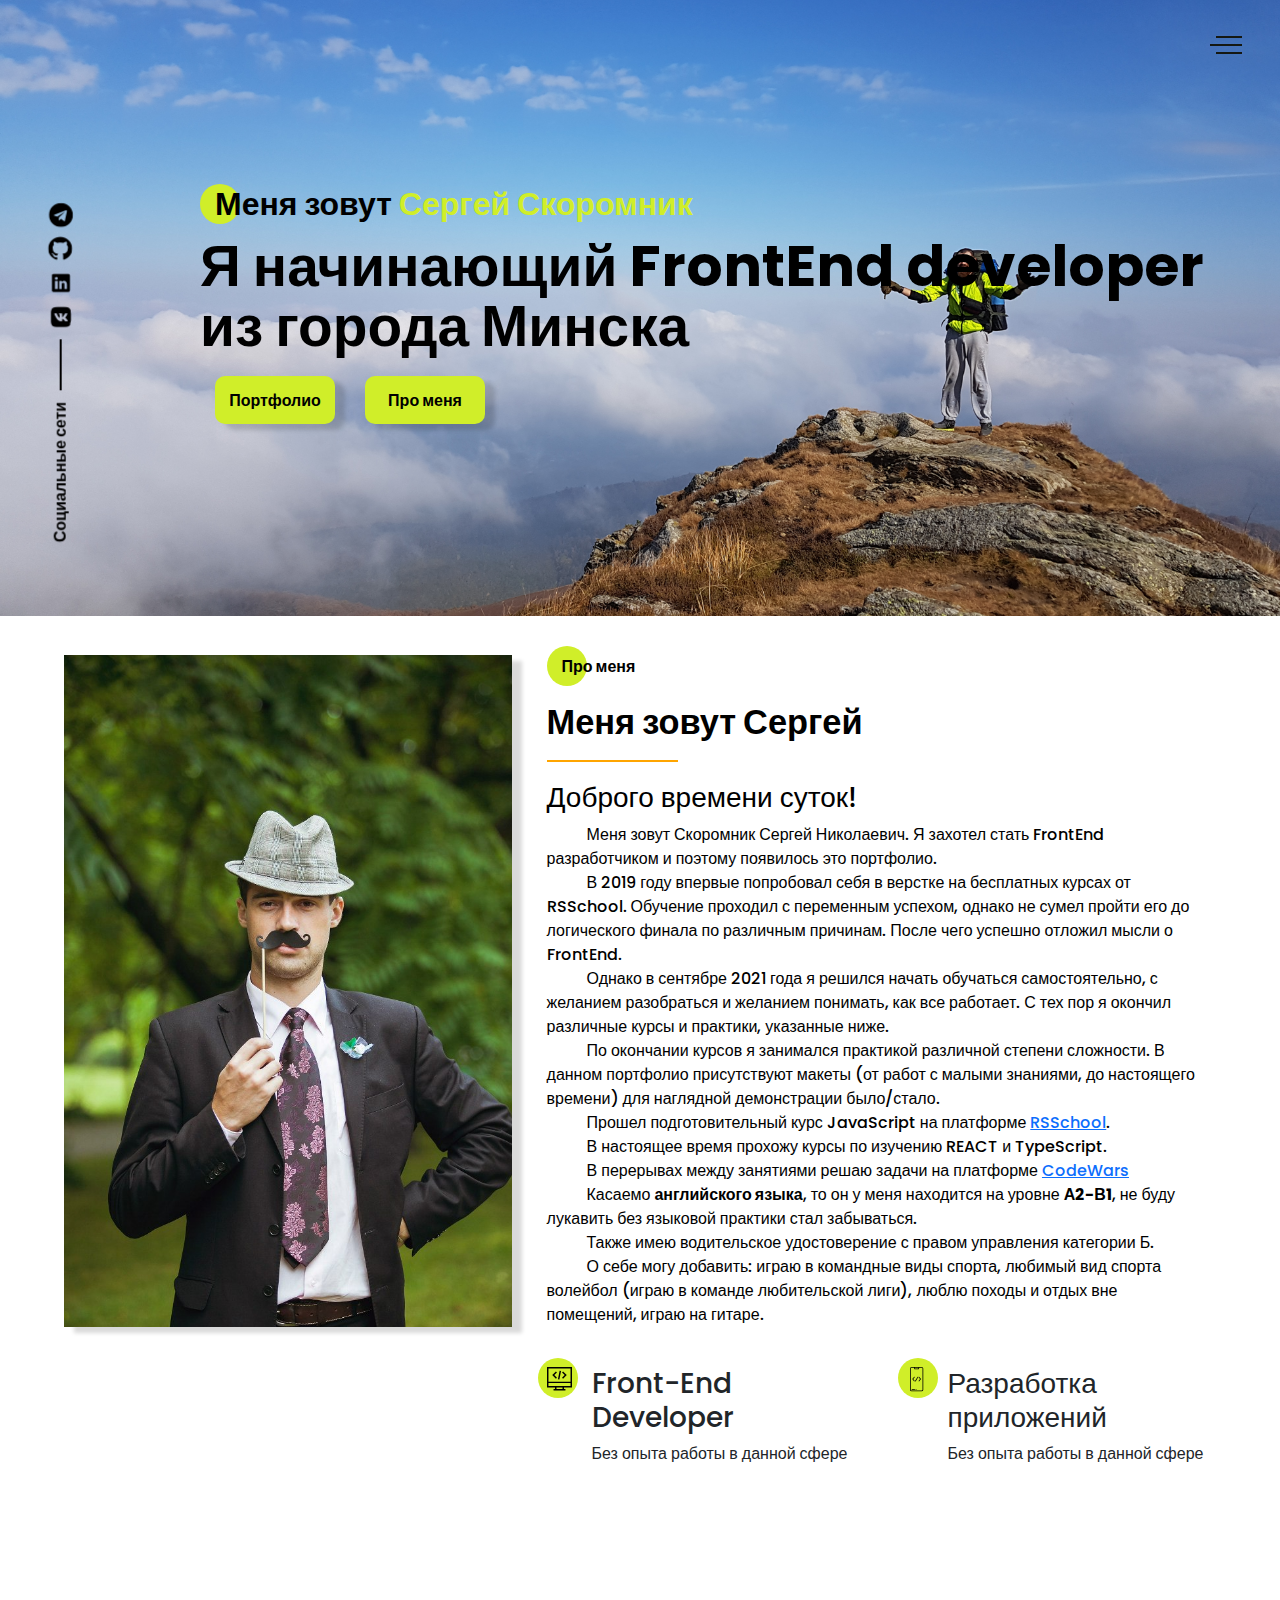
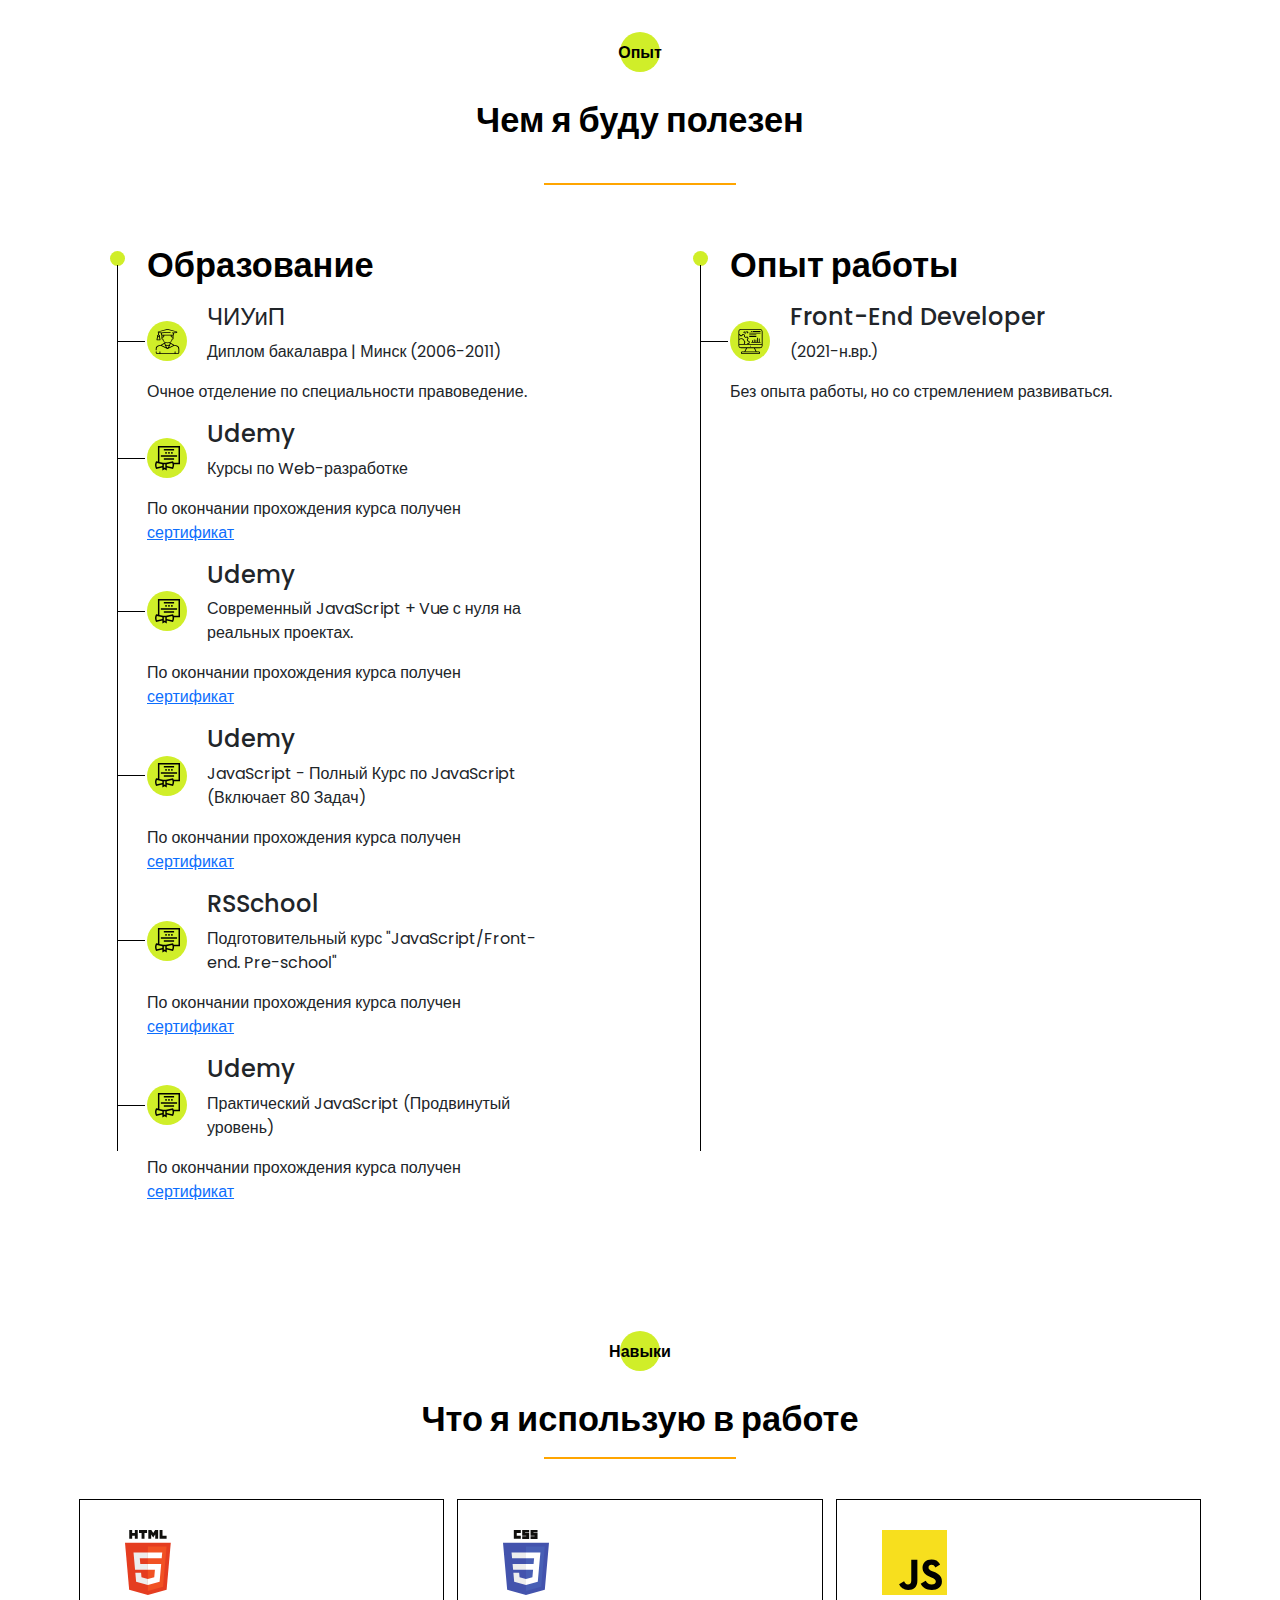
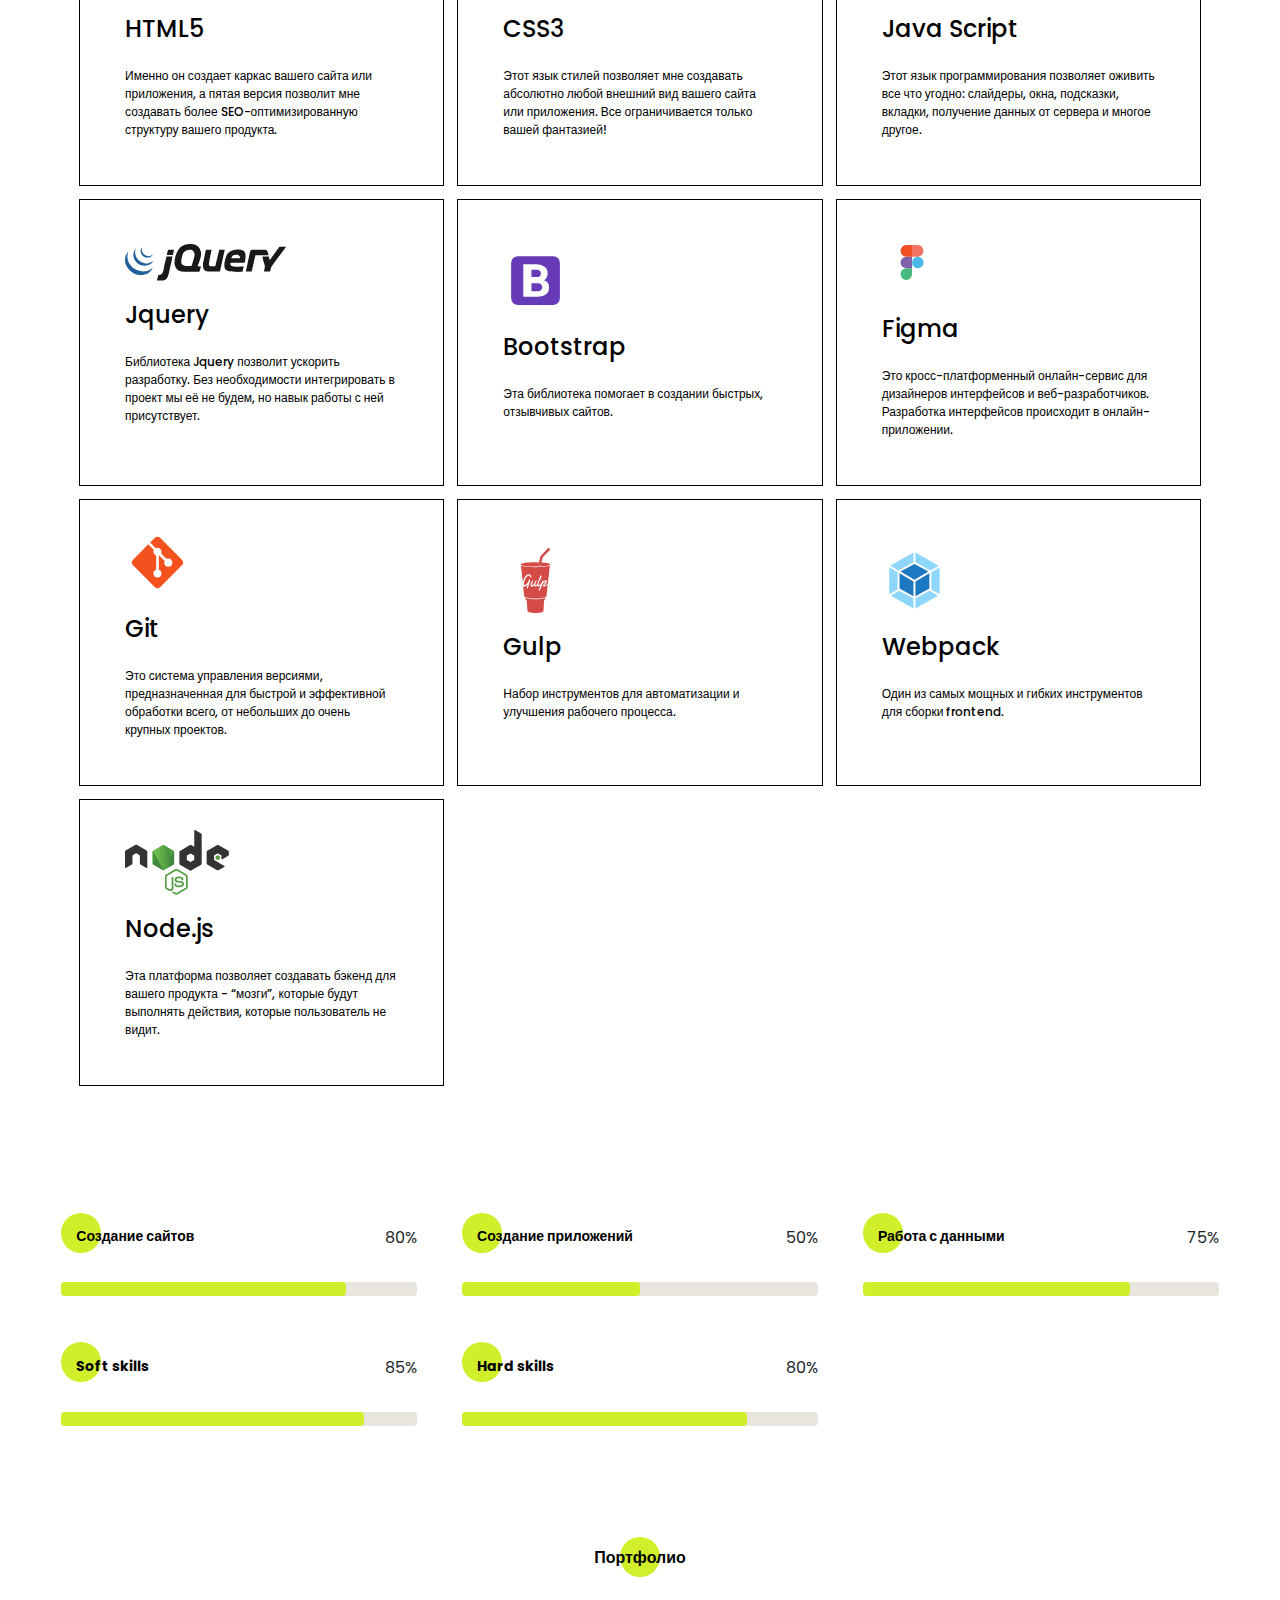
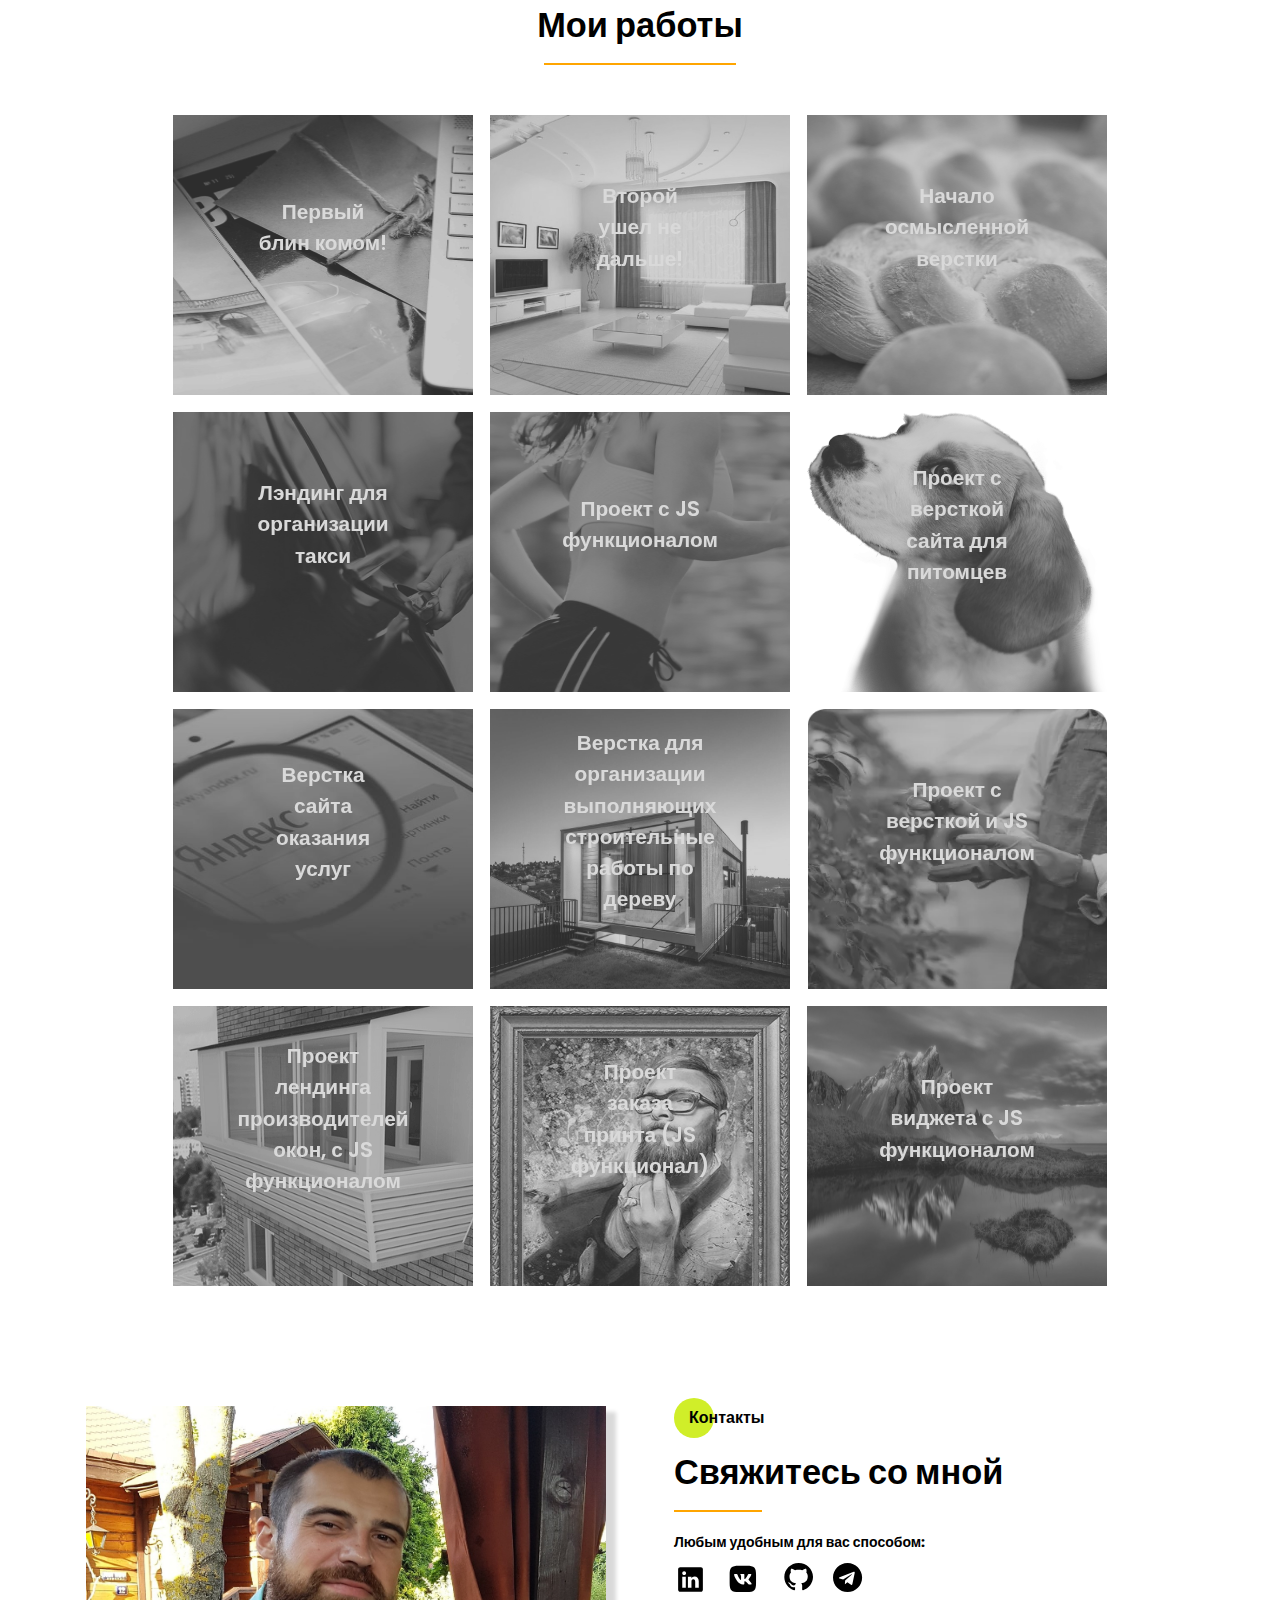
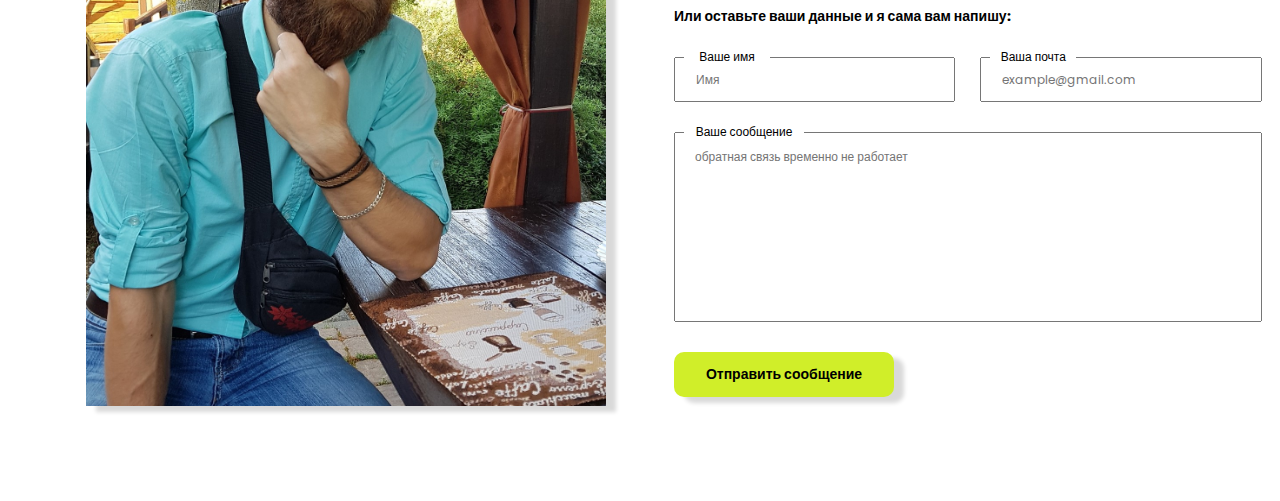
<file: index.html>
<!DOCTYPE html>
<html lang="zxx">
	<head>
		<meta charset="UTF-8" />
		<meta name="viewport" content="width=device-width,initial-scale=1" />
		<link
			rel="icon"
			href="./img/ico/favicon/favicon-32x32.png"
			type="image/x-icon"
		/>
		<link rel="stylesheet" href="./css/style.min.css" />
		<link rel="preconnect" href="https://fonts.googleapis.com" />
		<link rel="preconnect" href="https://fonts.gstatic.com" crossorigin />
		<link
			href="https://fonts.googleapis.com/css2?family=Poppins:wght@500;700&display=swap"
			rel="stylesheet"
		/>
		<title>Portfolio</title>
	</head>

	<body>
		<header class="header" id="up">
			<!-- side menu -->
			<div class="menu-deactive">
				<div class="menu__overlay"></div>
				<div class="menu__block">
					<div class="menu__close">
						<svg
							viewbox="0 0 30 30"
							fill="none"
							xmlns="http://www.w3.org/2000/svg"
						>
							<path
								d="M17.1568 14.5231L28.4489 3.23075C29.1837 2.49623 29.1837 1.30861 28.4489 0.574085C27.7144 -0.160437 26.5267 -0.160437 25.7922 0.574085L14.4998 11.8665L3.20781 0.574085C2.47295 -0.160437 1.28567 -0.160437 0.551149 0.574085C-0.183716 1.30861 -0.183716 2.49623 0.551149 3.23075L11.8432 14.5231L0.551149 25.8155C-0.183716 26.55 -0.183716 27.7376 0.551149 28.4721C0.917206 28.8385 1.39852 29.0226 1.87948 29.0226C2.36045 29.0226 2.84141 28.8385 3.20781 28.4721L14.4998 17.1798L25.7922 28.4721C26.1586 28.8385 26.6396 29.0226 27.1205 29.0226C27.6015 29.0226 28.0825 28.8385 28.4489 28.4721C29.1837 27.7376 29.1837 26.55 28.4489 25.8155L17.1568 14.5231Z"
								fill="orange"
							/>
						</svg>
					</div>
					<nav class="menu__nav">
						<ul class="menu__nav-list">
							<li class="menu__nav-item">
								<a href="#about-me" class="menu__nav-link">про меня</a>
							</li>
							<li class="menu__nav-item">
								<a href="#expirience" class="menu__nav-link">мой опыт</a>
							</li>
							<li class="menu__nav-item">
								<a href="#skill" class="menu__nav-link">мои навыки</a>
							</li>
							<li class="menu__nav-item">
								<a href="#portfolio" class="menu__nav-link">мои работы</a>
							</li>

							<li class="menu__nav-item">
								<a href="#contacts" class="menu__nav-link">контакты</a>
							</li>
						</ul>
					</nav>
					<div class="menu__social menu-social">
						<div class="menu-social__item">
							<a
								href="https://www.linkedin.com/in/sergey-scoromnik-7b1882224/"
								class="convenient-social__link"
								target="_blank"
								rel="noopener"
							>
								<svg xmlns="http://www.w3.org/2000/svg" viewbox="0 0 512 512">
									<path
										d="M417.2 64H96.8C79.3 64 64 76.6 64 93.9V415c0 17.4 15.3 32.9 32.8 32.9h320.3c17.6 0 30.8-15.6 30.8-32.9V93.9C448 76.6 434.7 64 417.2 64zM183 384h-55V213h55v171zm-25.6-197h-.4c-17.6 0-29-13.1-29-29.5 0-16.7 11.7-29.5 29.7-29.5s29 12.7 29.4 29.5c0 16.4-11.4 29.5-29.7 29.5zM384 384h-55v-93.5c0-22.4-8-37.7-27.9-37.7-15.2 0-24.2 10.3-28.2 20.3-1.5 3.6-1.9 8.5-1.9 13.5V384h-55V213h55v23.8c8-11.4 20.5-27.8 49.6-27.8 36.1 0 63.4 23.8 63.4 75.1V384z"
									/></svg
							></a>
						</div>
						<div class="menu-social__item">
							<a
								href="https://vk.com/sergeyslav"
								class="convenient-social__link"
								target="_blank"
								rel="noopener"
							>
								<svg
									xmlns="http://www.w3.org/2000/svg"
									xmlns:xlink="http://www.w3.org/1999/xlink"
									version="1.1"
									id="mdi-vk"
									viewbox="0 0 25 25"
								>
									<path
										d="M15.07 2H8.93C3.33 2 2 3.33 2 8.93V15.07C2 20.67 3.33 22 8.93 22H15.07C20.67 22 22 20.67 22 15.07V8.93C22 3.33 20.67 2 15.07 2M18.15 16.27H16.69C16.14 16.27 15.97 15.82 15 14.83C14.12 14 13.74 13.88 13.53 13.88C13.24 13.88 13.15 13.96 13.15 14.38V15.69C13.15 16.04 13.04 16.26 12.11 16.26C10.57 16.26 8.86 15.32 7.66 13.59C5.85 11.05 5.36 9.13 5.36 8.75C5.36 8.54 5.43 8.34 5.85 8.34H7.32C7.69 8.34 7.83 8.5 7.97 8.9C8.69 11 9.89 12.8 10.38 12.8C10.57 12.8 10.65 12.71 10.65 12.25V10.1C10.6 9.12 10.07 9.03 10.07 8.68C10.07 8.5 10.21 8.34 10.44 8.34H12.73C13.04 8.34 13.15 8.5 13.15 8.88V11.77C13.15 12.08 13.28 12.19 13.38 12.19C13.56 12.19 13.72 12.08 14.05 11.74C15.1 10.57 15.85 8.76 15.85 8.76C15.95 8.55 16.11 8.35 16.5 8.35H17.93C18.37 8.35 18.47 8.58 18.37 8.89C18.19 9.74 16.41 12.25 16.43 12.25C16.27 12.5 16.21 12.61 16.43 12.9C16.58 13.11 17.09 13.55 17.43 13.94C18.05 14.65 18.53 15.24 18.66 15.65C18.77 16.06 18.57 16.27 18.15 16.27Z"
									/></svg
							></a>
						</div>
						<div class="menu-social__item">
							<a
								href="https://github.com/Slav468/"
								class="convenient-social__link"
								target="_blank"
								rel="noopener"
							>
								<svg
									viewbox="0 0 23 23"
									fill="none"
									xmlns="http://www.w3.org/2000/svg"
								>
									<path
										d="M-4.37114e-07 9.99951C-1.95608e-07 15.5245 4.36167 19.9995 9.74107 19.9995C14.0457 19.9995 17.6962 17.1345 18.9832 13.162C19.0749 12.662 18.7734 12.4787 18.5148 12.4787C18.2835 12.4787 17.6706 12.487 16.8585 12.4912C17.4459 15.2728 15.5517 15.8595 15.5517 15.8595C14.4274 16.3145 14.1267 16.972 14.1267 16.972C13.5228 17.8778 13.5352 16.902 13.5352 16.902C13.603 15.8978 14.5389 15.3703 14.5389 15.3703C16.0283 14.4787 15.5979 13.0295 15.3493 12.4578C14.719 12.3678 14.2903 12.1103 14.0466 11.8245C13.8029 14.0453 12.9652 16.3795 9.23304 16.3795C8.16988 16.3795 7.30085 15.992 6.61933 15.3503C6.37316 15.4628 5.3827 15.8003 4.04116 15.2628C4.04116 15.2628 3.78012 14.4253 5.03988 12.5128C4.82345 11.7128 4.71606 10.8628 4.7111 10.0128C4.71606 9.16284 4.82345 8.31285 5.03988 7.51284C3.78012 5.61285 4.04116 4.77535 4.04116 4.77535C5.3827 4.23785 6.37316 4.57534 6.61933 4.67535C7.30085 4.03785 8.16988 3.65035 9.23304 3.65035C12.9752 3.65035 13.7987 5.98784 14.0383 8.21284C14.3307 7.86284 14.928 7.53784 15.8408 7.53784C17.1444 7.53784 18.1918 7.55034 18.5082 7.55034C18.7635 7.55034 19.0683 7.37534 18.9708 6.86284C17.692 2.86201 14.0391 -0.000488895 9.74107 -0.000488707C4.36167 -0.000488472 -6.7851e-07 4.47701 -4.37114e-07 9.99951Z"
										fill="black"
									/></svg
							></a>
						</div>
						<div class="menu-social__item">
							<a
								href="https://t.me/dzedbaraded4021"
								class="convenient-social__link"
								target="_blank"
								rel="noopener"
							>
								<svg
									viewbox="0 0 34 34"
									fill="none"
									xmlns="http://www.w3.org/2000/svg"
								>
									<path
										d="M15 30C23.2863 30 30 23.2863 30 15C30 6.71375 23.2863 0 15 0C6.71375 0 0 6.71375 0 15C0 23.2863 6.71375 30 15 30ZM6.86375 14.675L21.3263 9.09875C21.9975 8.85625 22.5837 9.2625 22.3662 10.2775L22.3675 10.2762L19.905 21.8775C19.7225 22.7 19.2337 22.9 18.55 22.5125L14.8 19.7487L12.9912 21.4913C12.7912 21.6913 12.6225 21.86 12.235 21.86L12.5013 18.0438L19.4513 11.765C19.7537 11.4987 19.3837 11.3488 18.985 11.6138L10.3963 17.0212L6.69375 15.8663C5.89 15.6112 5.8725 15.0625 6.86375 14.675Z"
										fill="black"
									/>
								</svg>
							</a>
						</div>
					</div>
				</div>
			</div>
			<div class="wrapper header__wrapper">
				<!-- header burger -->
				<div class="hamburger"><span></span> <span></span> <span></span></div>
				<!-- header side panel -->
				<div class="sidepanel">
					<div class="sidepanel__descr">Социальные сети</div>
					<div class="sidepanel__devaider"></div>
					<div class="sidepanel__social">
						<a href="https://vk.com/sergeyslav" class="sidepanel__social-link"
							><svg
								xmlns="http://www.w3.org/2000/svg"
								xmlns:xlink="http://www.w3.org/1999/xlink"
								viewbox="0 0 24 24"
							>
								<path
									d="M15.07 2H8.93C3.33 2 2 3.33 2 8.93V15.07C2 20.67 3.33 22 8.93 22H15.07C20.67 22 22 20.67 22 15.07V8.93C22 3.33 20.67 2 15.07 2M18.15 16.27H16.69C16.14 16.27 15.97 15.82 15 14.83C14.12 14 13.74 13.88 13.53 13.88C13.24 13.88 13.15 13.96 13.15 14.38V15.69C13.15 16.04 13.04 16.26 12.11 16.26C10.57 16.26 8.86 15.32 7.66 13.59C5.85 11.05 5.36 9.13 5.36 8.75C5.36 8.54 5.43 8.34 5.85 8.34H7.32C7.69 8.34 7.83 8.5 7.97 8.9C8.69 11 9.89 12.8 10.38 12.8C10.57 12.8 10.65 12.71 10.65 12.25V10.1C10.6 9.12 10.07 9.03 10.07 8.68C10.07 8.5 10.21 8.34 10.44 8.34H12.73C13.04 8.34 13.15 8.5 13.15 8.88V11.77C13.15 12.08 13.28 12.19 13.38 12.19C13.56 12.19 13.72 12.08 14.05 11.74C15.1 10.57 15.85 8.76 15.85 8.76C15.95 8.55 16.11 8.35 16.5 8.35H17.93C18.37 8.35 18.47 8.58 18.37 8.89C18.19 9.74 16.41 12.25 16.43 12.25C16.27 12.5 16.21 12.61 16.43 12.9C16.58 13.11 17.09 13.55 17.43 13.94C18.05 14.65 18.53 15.24 18.66 15.65C18.77 16.06 18.57 16.27 18.15 16.27Z"
								/>
							</svg>
						</a>
						<a
							href="https://www.linkedin.com/in/sergey-scoromnik-7b1882224/"
							class="sidepanel__social-link"
							><svg xmlns="http://www.w3.org/2000/svg" viewbox="0 0 512 512">
								<path
									d="M417.2 64H96.8C79.3 64 64 76.6 64 93.9V415c0 17.4 15.3 32.9 32.8 32.9h320.3c17.6 0 30.8-15.6 30.8-32.9V93.9C448 76.6 434.7 64 417.2 64zM183 384h-55V213h55v171zm-25.6-197h-.4c-17.6 0-29-13.1-29-29.5 0-16.7 11.7-29.5 29.7-29.5s29 12.7 29.4 29.5c0 16.4-11.4 29.5-29.7 29.5zM384 384h-55v-93.5c0-22.4-8-37.7-27.9-37.7-15.2 0-24.2 10.3-28.2 20.3-1.5 3.6-1.9 8.5-1.9 13.5V384h-55V213h55v23.8c8-11.4 20.5-27.8 49.6-27.8 36.1 0 63.4 23.8 63.4 75.1V384z"
								/>
							</svg>
						</a>
						<a href="https://github.com/Slav468/" class="sidepanel__social-link"
							><svg
								viewbox="0 0 19 20"
								fill="none"
								xmlns="http://www.w3.org/2000/svg"
							>
								<path
									d="M-4.37114e-07 9.99951C-1.95608e-07 15.5245 4.36167 19.9995 9.74107 19.9995C14.0457 19.9995 17.6962 17.1345 18.9832 13.162C19.0749 12.662 18.7734 12.4787 18.5148 12.4787C18.2835 12.4787 17.6706 12.487 16.8585 12.4912C17.4459 15.2728 15.5517 15.8595 15.5517 15.8595C14.4274 16.3145 14.1267 16.972 14.1267 16.972C13.5228 17.8778 13.5352 16.902 13.5352 16.902C13.603 15.8978 14.5389 15.3703 14.5389 15.3703C16.0283 14.4787 15.5979 13.0295 15.3493 12.4578C14.719 12.3678 14.2903 12.1103 14.0466 11.8245C13.8029 14.0453 12.9652 16.3795 9.23304 16.3795C8.16988 16.3795 7.30085 15.992 6.61933 15.3503C6.37316 15.4628 5.3827 15.8003 4.04116 15.2628C4.04116 15.2628 3.78012 14.4253 5.03988 12.5128C4.82345 11.7128 4.71606 10.8628 4.7111 10.0128C4.71606 9.16284 4.82345 8.31285 5.03988 7.51284C3.78012 5.61285 4.04116 4.77535 4.04116 4.77535C5.3827 4.23785 6.37316 4.57534 6.61933 4.67535C7.30085 4.03785 8.16988 3.65035 9.23304 3.65035C12.9752 3.65035 13.7987 5.98784 14.0383 8.21284C14.3307 7.86284 14.928 7.53784 15.8408 7.53784C17.1444 7.53784 18.1918 7.55034 18.5082 7.55034C18.7635 7.55034 19.0683 7.37534 18.9708 6.86284C17.692 2.86201 14.0391 -0.000488895 9.74107 -0.000488707C4.36167 -0.000488472 -6.7851e-07 4.47701 -4.37114e-07 9.99951Z"
									fill="black"
								/>
							</svg>
						</a>
						<a href="https://t.me/dzedbaraded4021" class="sidepanel__social-link">
							<svg
								viewbox="0 0 30 30"
								fill="none"
								xmlns="http://www.w3.org/2000/svg"
							>
								<path
									d="M15 30C23.2863 30 30 23.2863 30 15C30 6.71375 23.2863 0 15 0C6.71375 0 0 6.71375 0 15C0 23.2863 6.71375 30 15 30ZM6.86375 14.675L21.3263 9.09875C21.9975 8.85625 22.5837 9.2625 22.3662 10.2775L22.3675 10.2762L19.905 21.8775C19.7225 22.7 19.2337 22.9 18.55 22.5125L14.8 19.7487L12.9912 21.4913C12.7912 21.6913 12.6225 21.86 12.235 21.86L12.5013 18.0438L19.4513 11.765C19.7537 11.4987 19.3837 11.3488 18.985 11.6138L10.3963 17.0212L6.69375 15.8663C5.89 15.6112 5.8725 15.0625 6.86375 14.675Z"
									fill="black"
								/>
							</svg>
						</a>
					</div>
				</div>
				<!-- header title & btns -->
				<div class="header__wrapper-wrap">
					<div class="subtitle header__subtitle">
						Меня зовут <a href="#about-me">Сергей Скоромник</a>
					</div>
					<h1 class="title header__title">
						Я начинающий FrontEnd developer<br />из города Минска
					</h1>
					<div class="header__button">
						<div class="header__button-portfolio">
							<a class="header__button-link" href="#portfolio">Портфолио</a>
						</div>
						<div class="header__button-about">
							<a class="header__button-link" href="#about-me">Про меня</a>
						</div>
					</div>
				</div>
			</div>
		</header>
		<main class="main-content">
			<section class="promo">
				<div class="wrapper promo__wrapper">
					<!-- promo foto -->
					<div class="promo__foto">
						<img
							src="./img/blocks/promo/promo-foto.jpg"
							alt="Sergeys foto"
							class="promo__img"
						/>
					</div>
					<!-- promo about me -->
					<div class="promo__about promo-about" id="about-me">
						<div class="subtitle promo-about__subtitle">Про меня</div>
						<h2 class="title promo-about__title">Меня зовут Сергей</h2>
						<div class="devaider promo-about__devaider"></div>
						<div class="promo-about__descr">
							<h3>Доброго времени суток!</h3>
							<p>
								Меня зовут Скоромник Сергей Николаевич. Я захотел стать FrontEnd
								разработчиком и поэтому появилось это портфолио.
							</p>
							<p>
								В 2019 году впервые попробовал себя в верстке на бесплатных
								курсах от RSSchool. Обучение проходил с переменным успехом,
								однако не сумел пройти его до логического финала по различным
								причинам. После чего успешно отложил мысли о FrontEnd.
							</p>
							<p>
								Однако в сентябре 2021 года я решился начать обучаться
								самостоятельно, с желанием разобраться и желанием понимать, как
								все работает. С тех пор я окончил различные курсы и практики,
								указанные ниже.
							</p>
							<p>
								По окончании курсов я занимался практикой различной степени
								сложности. В данном портфолио присутствуют макеты (от работ с
								малыми знаниями, до настоящего времени) для наглядной
								демонстрации было/стало.
							</p>
							<p>
								Прошел подготовительный курс JavaScript на платформе
								<a href="https://rs.school/">RSSchool</a>.
							</p>

							<p>
								В настоящее время прохожу курсы по изучению REACT и TypeScript.
							</p>
							<p>
								В перерывах между занятиями решаю задачи на платформе
								<a
									href="https://www.codewars.com/users/Sergey%20Scoromnik"
									target="_blank"
									rel="noopener"
									>CodeWars</a
								>
							</p>
							<p>
								Касаемо <b>английского языка</b>, то он у меня находится на
								уровне <b>А2-В1</b>, не буду лукавить без языковой практики стал
								забываться.
							</p>
							<p>
								Также имею водительское удостоверение с правом управления
								категории Б.
							</p>
							<p>
								О себе могу добавить: играю в командные виды спорта, любимый вид
								спорта волейбол (играю в команде любительской лиги), люблю
								походы и отдых вне помещений, играю на гитаре.
							</p>
						</div>
					</div>
					<!-- grid section skills -->
					<div class="promo-skills">
						<div class="promo-skills__item">
							<div class="promo-skills__img">
								<img
									src="./img/ico/promo/web_development.svg"
									alt="web development"
								/>
							</div>
							<div class="promo-skills__decr">
								<h3>Front-End Developer</h3>
								<p>Без опыта работы в данной сфере</p>
							</div>
						</div>
						<div class="promo-skills__item">
							<div class="promo-skills__img">
								<img
									src="./img/ico/promo/mobile_dev.svg"
									alt="web development"
								/>
							</div>
							<div class="promo-skills__decr">
								<h3>Разработка приложений</h3>
								<p>Без опыта работы в данной сфере</p>
							</div>
						</div>
						<!-- <div class="promo-skills__item">
						<div class="promo-skills__img"><img src="./img/ico/promo/design.svg" alt="web development" />
						</div>
						<div class="promo-skills__decr">
							<h3>UI/UX Design</h3>
							<p>Без опыта работы в данной сфере</p>
						</div>
					</div> -->
					</div>
				</div>
			</section>
			<section class="usefull" id="expirience">
				<div class="wrapper usefull__wrapper">
					<!-- header usefull  -->
					<div class="usefull__header-title">
						<div class="subtitle usefull__subtitle">Опыт</div>
						<h2 class="title usefull__title">Чем я буду полезен</h2>
						<div class="devaider usefull__devaider"></div>
					</div>
					<!-- grid usefull -->
					<div class="usefull__wrap">
						<!-- column left -->
						<div class="usefull__column usefull-column">
							<!-- column title -->
							<h3 class="title usefull-column__title">Образование</h3>
							<!-- column item 1-->
							<div class="usefull-column__item column-item">
								<div class="column-item__header">
									<div class="column-item__img">
										<img
											src="./img/ico/experience/university.svg"
											alt="university"
										/>
									</div>
									<div class="column-item__subtitle">
										<h4>ЧИУиП</h4>
										<p>Диплом бакалавра | Минск (2006-2011)</p>
									</div>
								</div>
								<p>Очное отделение по специальности правоведение.</p>
							</div>
							<!-- column item 2-->
							<div class="usefull-column__item column-item">
								<div class="column-item__header" id="udemy">
									<div class="column-item__img">
										<img
											src="./img/ico/experience/courses.svg"
											alt="university"
										/>
									</div>
									<div class="column-item__subtitle">
										<h4>Udemy</h4>
										<p>Курсы по Web-разработке</p>
									</div>
								</div>
								<p>
									По окончании прохождения курса получен
									<a href="./img/blocks/sert/WEBjs.jpg" target="_blank"
										>сертификат</a
									>
								</p>
							</div>
							<!-- column item 3-->
							<div class="usefull-column__item column-item">
								<div class="column-item__header" id="udemy">
									<div class="column-item__img">
										<img
											src="./img/ico/experience/courses.svg"
											alt="university"
										/>
									</div>
									<div class="column-item__subtitle">
										<h4>Udemy</h4>
										<p>
											Современный JavaScript + Vue с нуля на реальных проектах.
										</p>
									</div>
								</div>
								<p>
									По окончании прохождения курса получен
									<a href="./img/blocks/sert/JSvsVue.jpg" target="_blank"
										>сертификат</a
									>
								</p>
							</div>
							<!-- column item 4 -->
							<div class="usefull-column__item column-item">
								<div class="column-item__header" id="udemy">
									<div class="column-item__img">
										<img
											src="./img/ico/experience/courses.svg"
											alt="university"
										/>
									</div>
									<div class="column-item__subtitle">
										<h4>Udemy</h4>
										<p>
											JavaScript - Полный Курс по JavaScript (Включает 80 Задач)
										</p>
									</div>
								</div>
								<p>
									По окончании прохождения курса получен
									<a href="./img/blocks/sert/JSwithTAsk.jpg" target="_blank"
										>сертификат</a
									>
								</p>
							</div>
							<!-- column item 5 -->
							<div class="usefull-column__item column-item">
								<div class="column-item__header" id="rsschool">
									<div class="column-item__img">
										<img
											src="./img/ico/experience/courses.svg"
											alt="university"
										/>
									</div>
									<div class="column-item__subtitle">
										<h4>RSSchool</h4>
										<p>
											Подготовительный курс "JavaScript/Front-end. Pre-school"
										</p>
									</div>
								</div>
								<p>
									По окончании прохождения курса получен
									<a href="./img/blocks/sert/rsschoolRpe.jpg" target="_blank"
										>сертификат</a
									>
								</p>
							</div>
							<!-- column item 6 -->
							<div class="usefull-column__item column-item">
								<div class="column-item__header" id="rsschool">
									<div class="column-item__img">
										<img
											src="./img/ico/experience/courses.svg"
											alt="university"
										/>
									</div>
									<div class="column-item__subtitle">
										<h4>Udemy</h4>
										<p>Практический JavaScript (Продвинутый уровень)</p>
									</div>
								</div>
								<p>
									По окончании прохождения курса получен
									<a href="./img/blocks/sert/JSAdv.jpg" target="_blank"
										>сертификат</a
									>
								</p>
							</div>
						</div>
						<!-- column right -->
						<div class="usefull__column usefull-column">
							<!-- column title -->
							<h3 class="title usefull-column__title">Опыт работы</h3>
							<!-- column item -->
							<div class="usefull-column__item column-item">
								<div class="column-item__header">
									<div class="column-item__img">
										<img
											src="./img/ico/experience/developer.svg"
											alt="developer"
										/>
									</div>
									<div class="column-item__subtitle">
										<h4>Front-End Developer</h4>
										<p>(2021-н.вр.)</p>
									</div>
								</div>
								<p>Без опыта работы, но со стремлением развиваться.</p>
							</div>
						</div>
					</div>
				</div>
			</section>
			<section class="framework">
				<div class="wrapper framework__wrapper">
					<!-- header framework -->
					<div class="framework-title" id="framework">
						<div class="subtitle framework-title__subtitle">Навыки</div>
						<h2 class="title framework-title__title">
							Что я использую в работе
						</h2>
						<div class="devaider framework-title__devaider"></div>
					</div>
					<!-- grid framework item  -->
					<div class="framework__grid grid-content" id="skill">
						<div class="grid-content__item">
							<div class="grid-content__wrap">
								<div class="grid-content__img">
									<img
										src="./img/ico/skills/html5.svg"
										alt="HTML"
										class="grid-content__img"
									/>
								</div>
								<div class="grid-content__title">
									<h4>HTML5</h4>
								</div>
								<div class="grid-content__descr">
									<p>
										Именно он создает каркас вашего сайта или приложения, а
										пятая версия позволит мне создавать более
										SEO-оптимизированную структуру вашего продукта.
									</p>
								</div>
							</div>
						</div>
						<div class="grid-content__item">
							<div class="grid-content__wrap">
								<div class="grid-content__img">
									<img
										src="./img/ico/skills/css3.svg"
										alt="CSS3"
										class="grid-content__img"
									/>
								</div>
								<div class="grid-content__title">
									<h4>CSS3</h4>
								</div>
								<div class="grid-content__descr">
									<p>
										Этот язык стилей позволяет мне создавать абсолютно любой
										внешний вид вашего сайта или приложения. Все ограничивается
										только вашей фантазией!
									</p>
								</div>
							</div>
						</div>
						<div class="grid-content__item">
							<div class="grid-content__wrap">
								<div class="grid-content__img">
									<img
										src="./img/ico/skills/js.svg"
										alt="Java Script"
										class="grid-content__img"
									/>
								</div>
								<div class="grid-content__title">
									<h4>Java Script</h4>
								</div>
								<div class="grid-content__descr">
									<p>
										Этот язык программирования позволяет оживить все что угодно:
										слайдеры, окна, подсказки, вкладки, получение данных от
										сервера и многое другое.
									</p>
								</div>
							</div>
						</div>
						<div class="grid-content__item">
							<div class="grid-content__wrap">
								<div class="grid-content__img">
									<img
										src="./img/ico/skills/jquery.svg"
										alt="HTML"
										class="grid-content__img"
									/>
								</div>
								<div class="grid-content__title">
									<h4>Jquery</h4>
								</div>
								<div class="grid-content__descr">
									<p>
										Библиотека Jquery позволит ускорить разработку. Без
										необходимости интегрировать в проект мы её не будем, но
										навык работы с ней присутствует.
									</p>
								</div>
							</div>
						</div>
						<div class="grid-content__item">
							<div class="grid-content__wrap">
								<div class="grid-content__img">
									<img
										src="./img/ico/skills/bootstrap.svg"
										alt="bootstrap"
										class="grid-content__img"
									/>
								</div>
								<div class="grid-content__title">
									<h4>Bootstrap</h4>
								</div>
								<div class="grid-content__descr">
									<p>
										Эта библиотека помогает в создании быстрых, отзывчивых
										сайтов.
									</p>
								</div>
							</div>
						</div>
						<div class="grid-content__item">
							<div class="grid-content__wrap">
								<div class="grid-content__img">
									<img
										src="./img/ico/skills/Figma Logo.svg"
										alt="Figma"
										class="grid-content__img"
									/>
								</div>
								<div class="grid-content__title">
									<h4>Figma</h4>
								</div>
								<div class="grid-content__descr">
									<p>
										Это кросс-платформенный онлайн-сервис для дизайнеров
										интерфейсов и веб-разработчиков. Разработка интерфейсов
										происходит в онлайн-приложении.
									</p>
								</div>
							</div>
						</div>
						<div class="grid-content__item">
							<div class="grid-content__wrap">
								<div class="grid-content__img">
									<img
										src="./img/ico/skills/git.svg"
										alt="git"
										class="grid-content__img"
									/>
								</div>
								<div class="grid-content__title">
									<h4>Git</h4>
								</div>
								<div class="grid-content__descr">
									<p>
										Это система управления версиями, предназначенная для быстрой
										и эффективной обработки всего, от небольших до очень крупных
										проектов.
									</p>
								</div>
							</div>
						</div>
						<div class="grid-content__item">
							<div class="grid-content__wrap">
								<div class="grid-content__img">
									<img
										src="./img/ico/skills/gulp.svg"
										alt="gulp"
										class="grid-content__img"
									/>
								</div>
								<div class="grid-content__title">
									<h4>Gulp</h4>
								</div>
								<div class="grid-content__descr">
									<p>
										Набор инструментов для автоматизации и улучшения рабочего
										процесса.
									</p>
								</div>
							</div>
						</div>
						<div class="grid-content__item">
							<div class="grid-content__wrap">
								<div class="grid-content__img">
									<img
										src="./img/ico/skills/webpack.svg"
										alt="webpack"
										class="grid-content__img"
									/>
								</div>
								<div class="grid-content__title">
									<h4>Webpack</h4>
								</div>
								<div class="grid-content__descr">
									<p>
										Один из самых мощных и гибких инструментов для сборки
										frontend.
									</p>
								</div>
							</div>
						</div>

						<!-- <div class="grid-content__item">
						<div class="grid-content__wrap">
							<div class="grid-content__img">
								<img src="./img/ico/skills/vuejs.svg" alt="Vue.js" class="grid-content__img" />
							</div>
							<div class="grid-content__title">
								<h4>Vue.js</h4>
							</div>
							<div class="grid-content__descr">
								<p>
									Vue — это прогрессивный фреймворк для создания пользовательских интерфейсов. В
									отличие от
									фреймворков-монолитов, Vue создан пригодным для постепенного внедрения.
								</p>
							</div>
						</div>
					</div> -->

						<div class="grid-content__item">
							<div class="grid-content__wrap">
								<div class="grid-content__img">
									<img
										src="./img/ico/skills/node.js.svg"
										alt="HTML"
										class="grid-content__img"
									/>
								</div>
								<div class="grid-content__title">
									<h4>Node.js</h4>
								</div>
								<div class="grid-content__descr">
									<p>
										Эта платформа позволяет создавать бэкенд для вашего продукта
										- “мозги”, которые будут выполнять действия, которые
										пользователь не видит.
									</p>
								</div>
							</div>
						</div>
					</div>
					<!-- grid framework skill visualy -->
					<div class="framework-skills__wrapper">
						<div class="framework-skills__item">
							<!-- grid framework item -->
							<div class="subtitle framework-skills__subtitle">
								Создание сайтов
							</div>
							<div class="framework-skills__prc">80%</div>
							<div class="framework-skills__ratings-line"><span></span></div>
						</div>
						<div class="framework-skills__item">
							<div class="subtitle framework-skills__subtitle">
								Создание приложений
							</div>
							<div class="framework-skills__prc">50%</div>
							<div class="framework-skills__ratings-line"><span></span></div>
						</div>
						<div class="framework-skills__item">
							<div class="subtitle framework-skills__subtitle">
								Работа с данными
							</div>
							<div class="framework-skills__prc">75%</div>
							<div class="framework-skills__ratings-line"><span></span></div>
						</div>
						<div class="framework-skills__item">
							<div class="subtitle framework-skills__subtitle">Soft skills</div>
							<div class="framework-skills__prc">85%</div>
							<div class="framework-skills__ratings-line"><span></span></div>
						</div>
						<div class="framework-skills__item">
							<div class="subtitle framework-skills__subtitle">Hard skills</div>
							<div class="framework-skills__prc">80%</div>
							<div class="framework-skills__ratings-line"><span></span></div>
						</div>
						<!-- <div class="framework-skills__item">
						<div class="subtitle framework-skills__subtitle">Создание дизайна</div>
						<div class="framework-skills__prc">45%</div>
						<div class="framework-skills__ratings-line"><span></span></div>
					</div>
					<div class="framework-skills__item">
						<div class="subtitle framework-skills__subtitle">Креативность</div>
						<div class="framework-skills__prc">45%</div>
						<div class="framework-skills__ratings-line"><span></span></div>
					</div> -->
					</div>
				</div>
			</section>
			<section class="portfolio">
				<div class="wrapper portfolio__wrapper">
					<!-- portfolio title -->
					<div class="portfolio__header portfolio-title">
						<div class="subtitle portfolio-title__subtitle">Портфолио</div>
						<h2 class="title portfolio-title__title">Мои работы</h2>
						<div class="devaider portfolio-title__devaider"></div>
					</div>
					<!-- grid portfolio  works -->
					<div class="portfolio__works portfolio-works" id="portfolio">
						<!-- 1 -->
						<div class="portfolio-works__item">
							<a
								href="./portfolio/theyalow/index.html"
								class="portfolio-works__link portfolio-works__plans"
								><img src="./img/blocks/works/mac320.jpg" alt="plans"
							/></a>
							<p>Первый блин комом!</p>
						</div>
						<!-- 2 -->
						<div class="portfolio-works__item">
							<a
								href="./portfolio/repair-design-project/index.html"
								class="portfolio-works__item portfolio-works__mac"
								><img src="./img/blocks/works/project.jpg" alt="project"
							/></a>
							<p>Второй ушел не дальше!</p>
						</div>
						<!-- 3 -->
						<div class="portfolio-works__item">
							<a
								href="./portfolio/world_press/index.html"
								class="portfolio-works__item portfolio-works__bread"
								><img src="./img/blocks/works/bread.jpg" alt="bread"
							/></a>
							<p>Начало осмысленной верстки</p>
						</div>
						<!-- 4 -->
						<div class="portfolio-works__item">
							<a
								href="./portfolio/uber/index.html"
								class="portfolio-works__item portfolio-works__uber"
								><img src="./img/blocks/works/uber.jpg" alt="uber"
							/></a>
							<p>Лэндинг для организации такси</p>
						</div>
						<!-- 5 -->
						<div class="portfolio-works__item">
							<a
								href="./portfolio/pulse/index.html"
								class="portfolio-works__item portfolio-works__pulse"
								><img src="./img/blocks/works/pulse.jpg" alt="pulse"
							/></a>
							<p>Проект с JS функционалом</p>
						</div>
						<!-- 6 -->
						<div class="portfolio-works__item">
							<a
								href="portfolio/shelter/index.html"
								class="portfolio-works__item portfolio-works__plans-mobile"
								><img src="./img/blocks/works/shelters.png" alt="shelters"
							/></a>
							<p>Проект с версткой сайта для питомцев</p>
						</div>
						<!-- 7 -->
						<div class="portfolio-works__item">
							<a
								href="portfolio/sites_home/index.html"
								class="portfolio-works__item portfolio-works__ipad"
								><img src="./img/blocks/works/sitesHome.jpg" alt="sites home"
							/></a>
							<p>Верстка сайта оказания услуг</p>
						</div>
						<!-- 8 -->
						<div class="portfolio-works__item">
							<a
								href="portfolio/woodtech/index.html"
								class="portfolio-works__item portfolio-works__mac-mobile"
								><img src="./img/blocks/works/woodtech.jpg" alt="woodtech"
							/></a>
							<p>
								Верстка для организации выполняющих строительные работы по
								дереву
							</p>
						</div>
						<!-- 9 -->
						<div class="portfolio-works__item">
							<a
								href="portfolio/plants/index.html"
								class="portfolio-works__item portfolio-works__mac-mobile"
								><img src="./img/blocks/works/plants.webp" alt="plants"
							/></a>
							<p>Проект с версткой и JS функционалом</p>
						</div>
						<!-- 10 -->
						<div class="portfolio-works__item">
							<a
								href="portfolio/window/index.html"
								class="portfolio-works__item portfolio-works__mac-mobile"
								><img src="./img/blocks/works/window.png" alt="window"
							/></a>
							<p>Проект лендинга производителей окон, с JS функционалом</p>
						</div>
						<!-- 11 -->
						<div class="portfolio-works__item">
							<a
								href="portfolio/portraitArt/index.html"
								class="portfolio-works__item portfolio-works__mac-mobile"
								><img src="./img/blocks/works/portrait.jpg" alt="portrait"
							/></a>
							<p>Проект заказа принта (JS функционал)</p>
						</div>
						<!-- 12 -->
						<div class="portfolio-works__item">
							<a
								href="portfolio/momentum/index.html"
								class="portfolio-works__item portfolio-works__mac-mobile"
								><img src="./img/blocks/works/momentum.webp" alt="momentum"
							/></a>
							<p>Проект виджета с JS функционалом</p>
						</div>
					</div>
				</div>
			</section>
		</main>
		<footer class="contacts" id="contacts">
			<div class="wrapper contacts__wrapper">
				<!-- contact photo-->
				<div class="contacts-foto">
					<img
						src="./img/blocks/footer/footer.jpg"
						alt="me foto"
						class="contacts-foto__img"
					/>
				</div>
				<!-- contacts social & form -->
				<div class="contacts-wrap">
					<!-- contacts title -->
					<div class="contacts-title">
						<h2 class="subtitle contacts-title__subtitle">Контакты</h2>
						<h2 class="title contacts-title__title">Свяжитесь со мной</h2>
						<div class="devaider contacts-title__devaider"></div>
					</div>
					<!-- contacts social -->
					<div class="contacts-convenient">
						<!-- convenient title -->
						<div class="contacts-convenient__title">
							Любым удобным для вас способом:
						</div>
						<!-- contact ico svg -->
						<div class="convenient-social">
							<div class="convenient-social__item">
								<a
									href="https://www.linkedin.com/in/sergey-scoromnik-7b1882224/"
									class="convenient-social__link"
									><svg
										xmlns="http://www.w3.org/2000/svg"
										viewbox="0 0 512 512"
									>
										<path
											d="M417.2 64H96.8C79.3 64 64 76.6 64 93.9V415c0 17.4 15.3 32.9 32.8 32.9h320.3c17.6 0 30.8-15.6 30.8-32.9V93.9C448 76.6 434.7 64 417.2 64zM183 384h-55V213h55v171zm-25.6-197h-.4c-17.6 0-29-13.1-29-29.5 0-16.7 11.7-29.5 29.7-29.5s29 12.7 29.4 29.5c0 16.4-11.4 29.5-29.7 29.5zM384 384h-55v-93.5c0-22.4-8-37.7-27.9-37.7-15.2 0-24.2 10.3-28.2 20.3-1.5 3.6-1.9 8.5-1.9 13.5V384h-55V213h55v23.8c8-11.4 20.5-27.8 49.6-27.8 36.1 0 63.4 23.8 63.4 75.1V384z"
										/></svg
								></a>
							</div>
							<div class="convenient-social__item">
								<a
									href="https://vk.com/sergeyslav"
									class="convenient-social__link"
									><svg
										xmlns="http://www.w3.org/2000/svg"
										xmlns:xlink="http://www.w3.org/1999/xlink"
										version="1.1"
										viewbox="0 0 25 25"
									>
										<path
											d="M15.07 2H8.93C3.33 2 2 3.33 2 8.93V15.07C2 20.67 3.33 22 8.93 22H15.07C20.67 22 22 20.67 22 15.07V8.93C22 3.33 20.67 2 15.07 2M18.15 16.27H16.69C16.14 16.27 15.97 15.82 15 14.83C14.12 14 13.74 13.88 13.53 13.88C13.24 13.88 13.15 13.96 13.15 14.38V15.69C13.15 16.04 13.04 16.26 12.11 16.26C10.57 16.26 8.86 15.32 7.66 13.59C5.85 11.05 5.36 9.13 5.36 8.75C5.36 8.54 5.43 8.34 5.85 8.34H7.32C7.69 8.34 7.83 8.5 7.97 8.9C8.69 11 9.89 12.8 10.38 12.8C10.57 12.8 10.65 12.71 10.65 12.25V10.1C10.6 9.12 10.07 9.03 10.07 8.68C10.07 8.5 10.21 8.34 10.44 8.34H12.73C13.04 8.34 13.15 8.5 13.15 8.88V11.77C13.15 12.08 13.28 12.19 13.38 12.19C13.56 12.19 13.72 12.08 14.05 11.74C15.1 10.57 15.85 8.76 15.85 8.76C15.95 8.55 16.11 8.35 16.5 8.35H17.93C18.37 8.35 18.47 8.58 18.37 8.89C18.19 9.74 16.41 12.25 16.43 12.25C16.27 12.5 16.21 12.61 16.43 12.9C16.58 13.11 17.09 13.55 17.43 13.94C18.05 14.65 18.53 15.24 18.66 15.65C18.77 16.06 18.57 16.27 18.15 16.27Z"
										/></svg
								></a>
							</div>
							<div class="convenient-social__item">
								<a
									href="https://github.com/Slav468/"
									class="convenient-social__link"
									><svg
										viewbox="0 0 23 23"
										fill="none"
										xmlns="http://www.w3.org/2000/svg"
									>
										<path
											d="M-4.37114e-07 9.99951C-1.95608e-07 15.5245 4.36167 19.9995 9.74107 19.9995C14.0457 19.9995 17.6962 17.1345 18.9832 13.162C19.0749 12.662 18.7734 12.4787 18.5148 12.4787C18.2835 12.4787 17.6706 12.487 16.8585 12.4912C17.4459 15.2728 15.5517 15.8595 15.5517 15.8595C14.4274 16.3145 14.1267 16.972 14.1267 16.972C13.5228 17.8778 13.5352 16.902 13.5352 16.902C13.603 15.8978 14.5389 15.3703 14.5389 15.3703C16.0283 14.4787 15.5979 13.0295 15.3493 12.4578C14.719 12.3678 14.2903 12.1103 14.0466 11.8245C13.8029 14.0453 12.9652 16.3795 9.23304 16.3795C8.16988 16.3795 7.30085 15.992 6.61933 15.3503C6.37316 15.4628 5.3827 15.8003 4.04116 15.2628C4.04116 15.2628 3.78012 14.4253 5.03988 12.5128C4.82345 11.7128 4.71606 10.8628 4.7111 10.0128C4.71606 9.16284 4.82345 8.31285 5.03988 7.51284C3.78012 5.61285 4.04116 4.77535 4.04116 4.77535C5.3827 4.23785 6.37316 4.57534 6.61933 4.67535C7.30085 4.03785 8.16988 3.65035 9.23304 3.65035C12.9752 3.65035 13.7987 5.98784 14.0383 8.21284C14.3307 7.86284 14.928 7.53784 15.8408 7.53784C17.1444 7.53784 18.1918 7.55034 18.5082 7.55034C18.7635 7.55034 19.0683 7.37534 18.9708 6.86284C17.692 2.86201 14.0391 -0.000488895 9.74107 -0.000488707C4.36167 -0.000488472 -6.7851e-07 4.47701 -4.37114e-07 9.99951Z"
											fill="black"
										/></svg
								></a>
							</div>
							<div class="convenient-social__item">
								<a href="https://t.me/dzedbaraded4021" class="convenient-social__link">
									<svg
										viewbox="0 0 34 34"
										fill="none"
										xmlns="http://www.w3.org/2000/svg"
									>
										<path
											d="M15 30C23.2863 30 30 23.2863 30 15C30 6.71375 23.2863 0 15 0C6.71375 0 0 6.71375 0 15C0 23.2863 6.71375 30 15 30ZM6.86375 14.675L21.3263 9.09875C21.9975 8.85625 22.5837 9.2625 22.3662 10.2775L22.3675 10.2762L19.905 21.8775C19.7225 22.7 19.2337 22.9 18.55 22.5125L14.8 19.7487L12.9912 21.4913C12.7912 21.6913 12.6225 21.86 12.235 21.86L12.5013 18.0438L19.4513 11.765C19.7537 11.4987 19.3837 11.3488 18.985 11.6138L10.3963 17.0212L6.69375 15.8663C5.89 15.6112 5.8725 15.0625 6.86375 14.675Z"
											fill="black"
										/>
									</svg>
								</a>
							</div>
						</div>
					</div>
					<!-- contacts form -->
					<div class="contacts-back">
						<div class="contacts-back__title">
							Или оставьте ваши данные и я сама вам напишу:
						</div>
						<div class="contacts-back__wrapper">
							<form action="#" class="contacts-back__form">
								<div class="contacts-back__input-name">
									<input
										required
										id="name"
										type="text"
										name="Name"
										placeholder="Имя"
									/>
									<label for="name">Ваше имя</label>
								</div>
								<div class="contacts-back__input-email">
									<input
										required
										id="email"
										type="email"
										name="Email"
										placeholder="example@gmail.com"
									/>
									<label for="email">Ваша почта</label>
								</div>
								<div class="contacts-back__textarea">
									<textarea
										id="text"
										name="text"
										placeholder="обратная связь временно не работает"
									></textarea>
									<label for="text">Ваше сообщение</label>
								</div>
								<button class="contacts-back__button" type="submit">
									Отправить сообщение
								</button>
								<!-- <div class="contacts-policy">
									<input required type="checkbox" />
									<span>Я согласен (а) с</span>
									<a href="#">политикой конфиденциальности</a>
								</div> -->
							</form>
						</div>
					</div>
				</div>
			</div>
		</footer>
		<script src="./js/main.js"></script>
	</body>
</html>
</file>
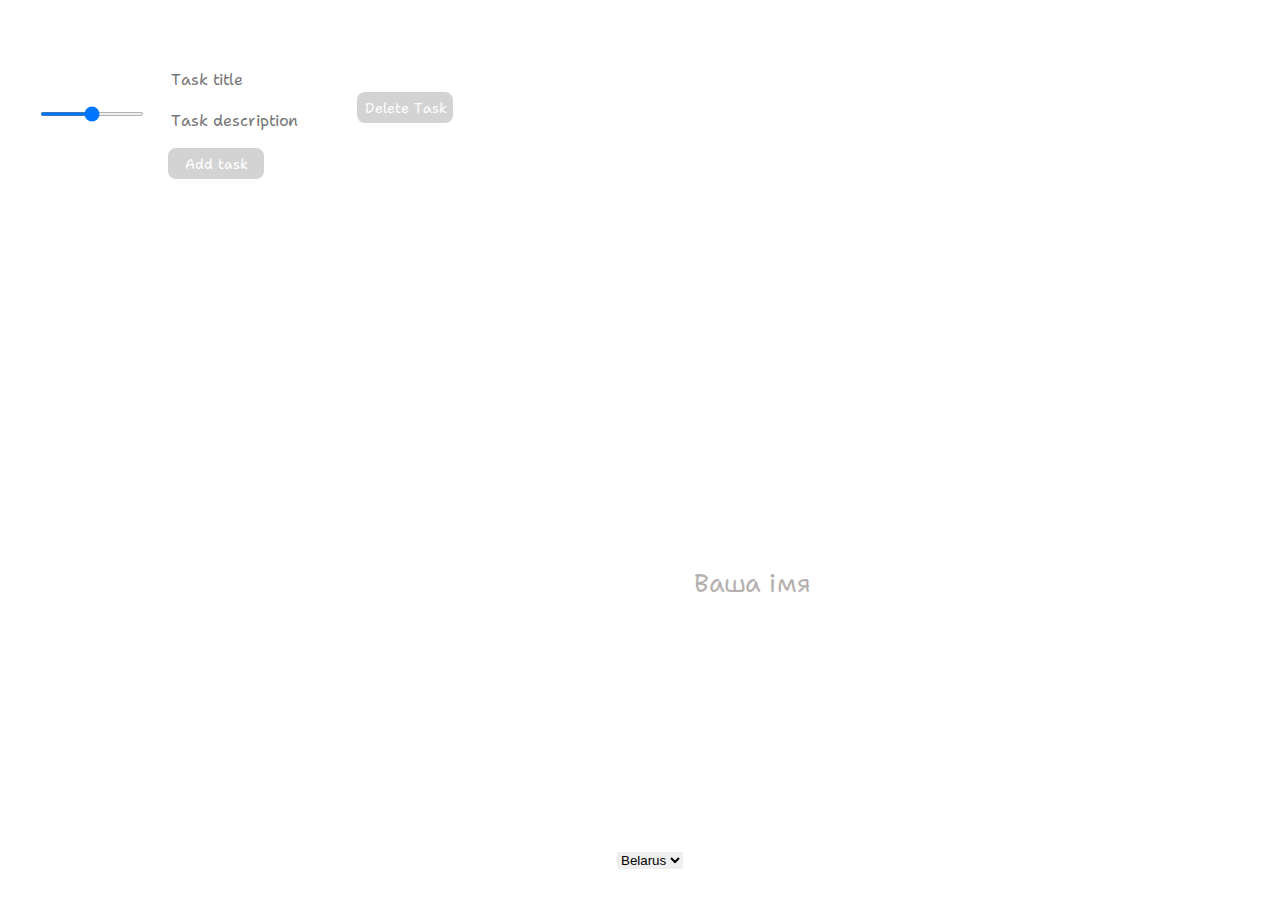
<file: portfolio/momentum/index.html>
<!DOCTYPE html>
<html lang="en">

<head>
	<meta charset="UTF-8">
	<meta name="format-detection" content="telephone=no">
	<link rel="stylesheet" href="css/owfont-regular.css">
	<link rel="stylesheet" href="css/style.css">
	<link rel="shortcut icon" href="favicon.ico">
	<meta name="viewport" content="width=device-width, initial-scale=1.0">
	<title>Momentum</title>
</head>

<body>

	<div class="wrapper">
		<header class="header">

			<div class="header__container">
				<div class="player">
					<div class="player-controls">

						<audio src=""></audio>

						<button class="player-controls__play-prev" type="button">
							<svg version="1.1" xmlns="http://www.w3.org/2000/svg" viewBox="0 0 64 64">
								<title>backward</title>
								<path fill="#fff"
									d="M32 64c17.673 0 32-14.327 32-32s-14.327-32-32-32-32 14.327-32 32 14.327 32 32 32zM32 6c14.359 0 26 11.641 26 26s-11.641 26-26 26-26-11.641-26-26 11.641-26 26-26zM44 42l-14-10 14-10zM28 42l-14-10 14-10z">
								</path>
							</svg>
						</button>

						<button class="player-controls__play" type="button">
							<svg id="play" version="1.1" xmlns="http://www.w3.org/2000/svg" viewBox="0 0 64 64">
								<title>play2</title>
								<path fill="#fff"
									d="M32 0c-17.673 0-32 14.327-32 32s14.327 32 32 32 32-14.327 32-32-14.327-32-32-32zM32 58c-14.359 0-26-11.641-26-26s11.641-26 26-26 26 11.641 26 26-11.641 26-26 26zM24 18l24 14-24 14z">
								</path>
							</svg>

							<svg id='pause' version="1.1" xmlns="http://www.w3.org/2000/svg" viewBox="0 0 64 64">
								<title>pause</title>
								<path fill="#fff"
									d="M32 0c-17.673 0-32 14.327-32 32s14.327 32 32 32 32-14.327 32-32-14.327-32-32-32zM32 58c-14.359 0-26-11.641-26-26s11.641-26 26-26 26 11.641 26 26-11.641 26-26 26zM20 20h8v24h-8zM36 20h8v24h-8z">
								</path>
							</svg>

						</button>

						<button class="player-controls__play-next" type="button">
							<svg version="1.1" xmlns="http://www.w3.org/2000/svg" viewBox="0 0 64 64">
								<title>forward2</title>
								<path fill="#fff"
									d="M32 0c-17.673 0-32 14.327-32 32s14.327 32 32 32 32-14.327 32-32-14.327-32-32-32zM32 58c-14.359 0-26-11.641-26-26s11.641-26 26-26 26 11.641 26 26-11.641 26-26 26zM20 22l14 10-14 10zM36 22l14 10-14 10z">
								</path>
							</svg>
						</button>

					</div>
					<p class="player__start-time">00:00</p>
					<input type="range" class="player__progress" min="0" max="10"></input>
					<p class="player__end-time">00:00</p>
					<ul class="player-controls__playlist"></ul>
				</div>

				<div class="task">
					<div class="task__meneg">
						<div class="task__body">
							<h5 class="task__title">TO DO:</h5>
							<form class="task__form form" name="addTask">
								<input type="text" name="title" id="title" class="form__title"
									placeholder="Task title" />

								<input type="text" name="body" id="body" class="form__body"
									placeholder="Task description" />

								<button type="submit" class="task__btn">Add task</button>
							</form>
						</div>
					</div>
					<div class="task-list">
						<ul class="task-list__group">

						</ul>
					</div>
				</div>

				<div class="weather">
					<input type="text" class="weather__city" placeholder="Minsk" />
					<i class="weather-icon owf"></i>
					<div class="weather__error"></div>
					<div class="weather__description-container">
						<p class="weather__temperature"></p>
						<p class="weather__weather-description"></p>
					</div>
					<div class="weather__wind"></div>
					<div class="weather__humidity"></div>
				</div>

			</div>
		</header>

		<main class="main">

			<div class="main__container">

				<button class="slide-prev" type="button">
					<svg version="1.1" xmlns="http://www.w3.org/2000/svg" viewBox="0 0 64 64">
						<title>arrow_back_ios</title>
						<path fill="#fff"
							d="M31.125 10.375l-21.625 21.625 21.625 21.625-4.75 4.75-26.375-26.375 26.375-26.375z">
						</path>
					</svg>
				</button>

				<button class="slide-next" type="button">
					<svg version="1.1" xmlns="http://www.w3.org/2000/svg" viewBox="0 0 64 64">
						<title>arrow_forward_ios</title>
						<path fill="#fff" d="M15.625 11l5.75-5.625 26.625 26.625-26.625 26.625-5.75-5.625 21.125-21z">
						</path>
					</svg>

				</button>

				<div class="date">
					<time class="date__time"></time>
					<date class="date__day"></date>
				</div>
				<div class="greeting__wrap">
					<p class="greeting__text">Good</p>
					<input type="text" class="greeting__name" placeholder="[Enter name]" />
				</div>

			</div>
		</main>

		<footer class="footer">
			<div class="quote__container">
				<button class="quote__button" type="button">
					<svg version="1.1" xmlns="http://www.w3.org/2000/svg" viewBox="0 0 64 64">
						<title>loop2</title>
						<path fill="#fff"
							d="M55.605 10.395c-5.851-6.388-14.26-10.395-23.605-10.395-17.673 0-32 14.327-32 32h6c0-14.359 11.641-26 26-26 7.689 0 14.596 3.339 19.356 8.644l-9.356 9.356h22v-22l-8.395 8.395z">
						</path>
						<path fill="#fff"
							d="M58 32c0 14.359-11.641 26-26 26-7.689 0-14.596-3.339-19.356-8.644l9.356-9.356h-22v22l8.395-8.395c5.851 6.389 14.26 10.395 23.605 10.395 17.673 0 32-14.327 32-32h-6z">
						</path>
					</svg>
				</button>
				<div class="quote__wrap">
					<div class="quote__text">"Be sure you put your feet in the right place, then stand firm."</div>
					<div class="quote__author">Abraham Lincoln</div>
				</div>
				<div class="footer__wrap">
					<div class="footer__git">
						<p class="footer__text">© 2022</p>
						<a href="https://github.com/Slav468" class="footer__gitlink" target="_blank">Sergey`s Git</a>
					</div>

					<select class="footer__select-lang">
						<option value="en">English</option>
						<option value="be" selected>Belarus</option>

					</select>
					<a href="https://rs.school/" class="footer__course-link" target="_blank">Rolling Scopes School</a>

				</div>
			</div>
		</footer>

		<script src="js/app.js"></script>
	</div>

</body>

</html>
</file>
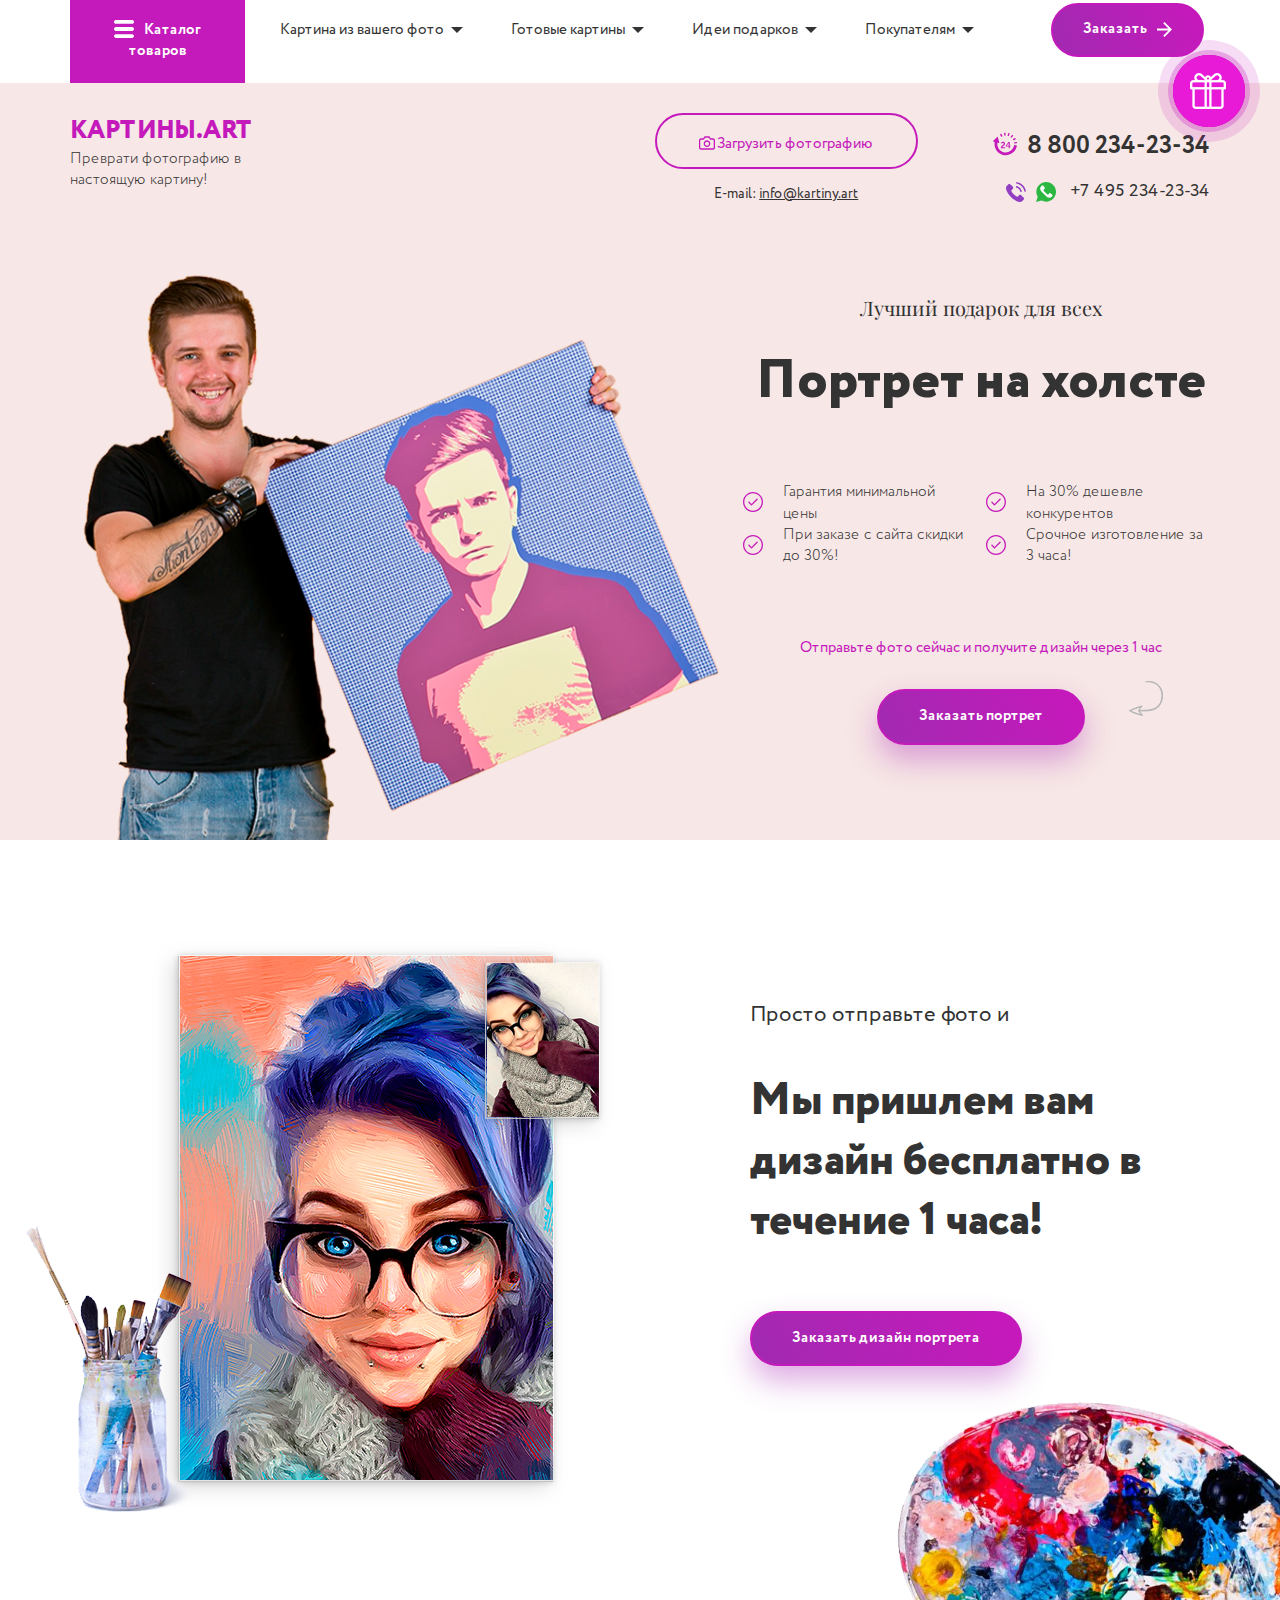
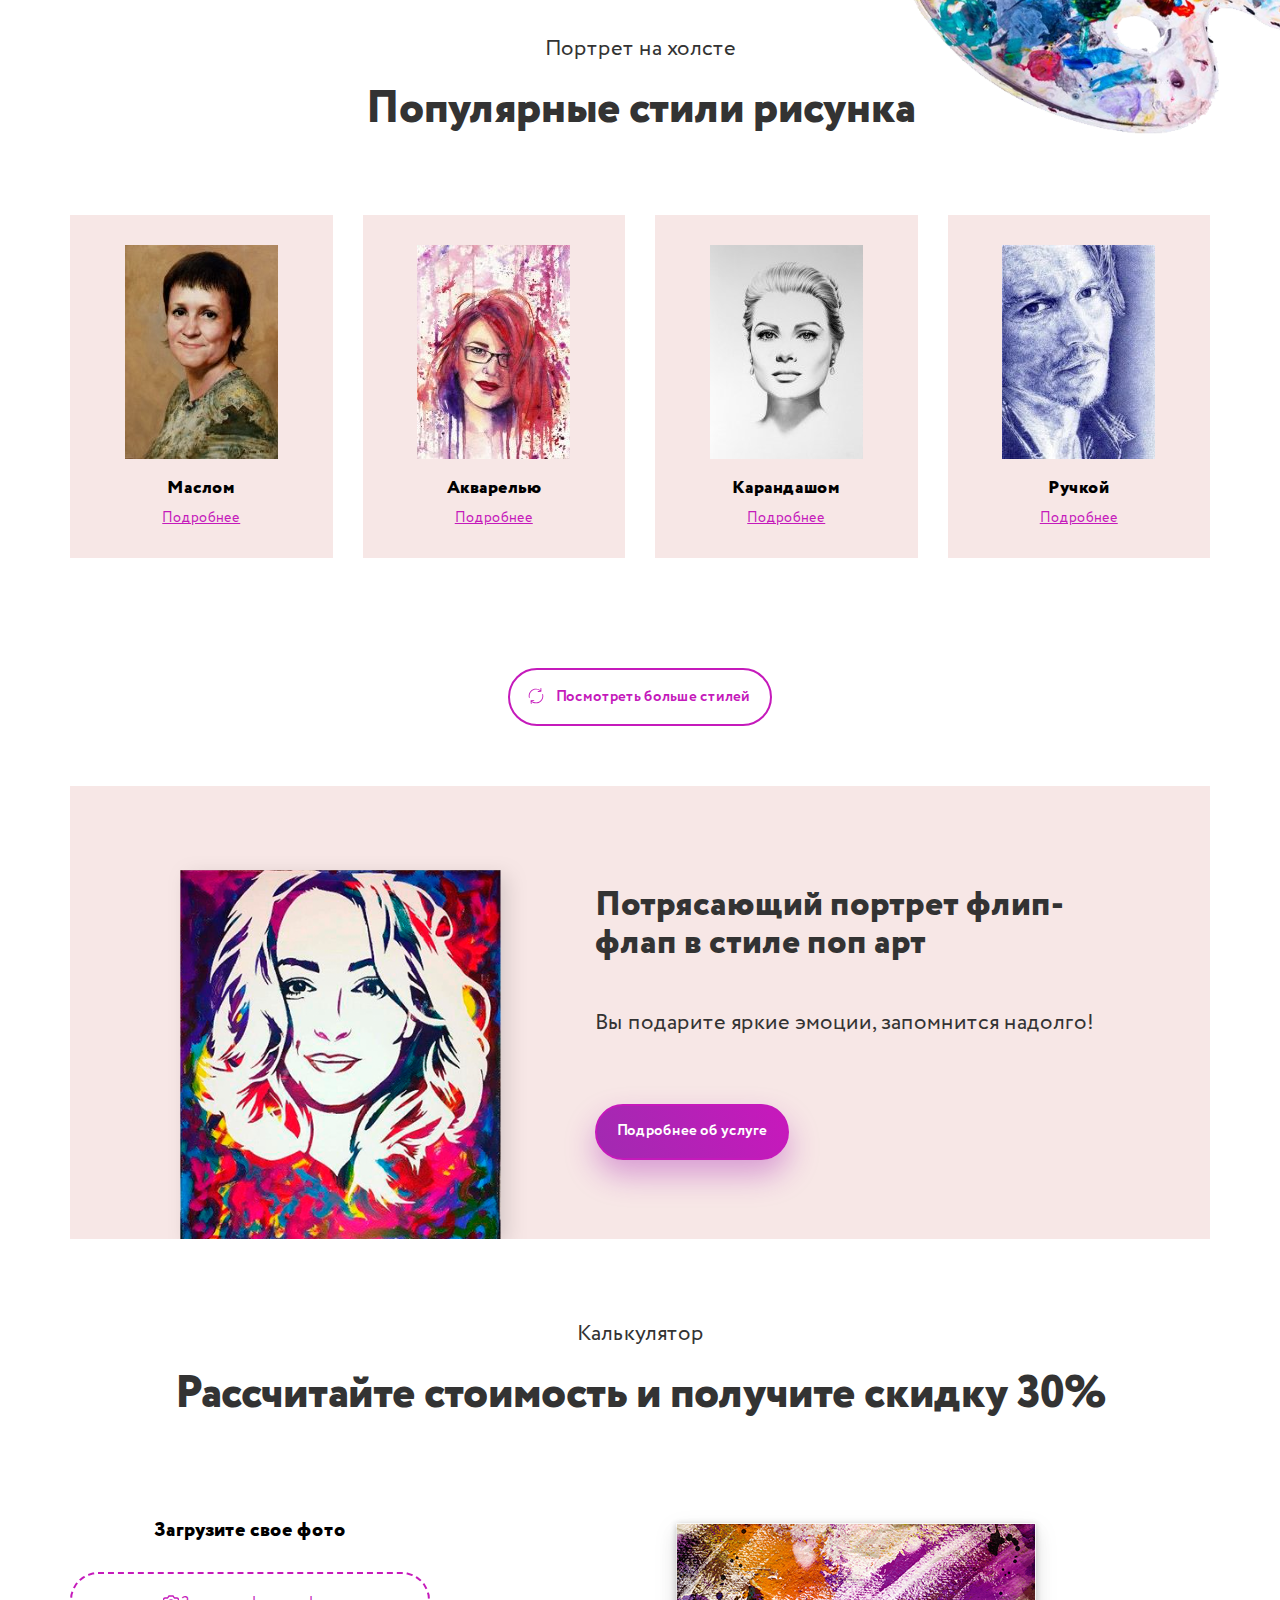
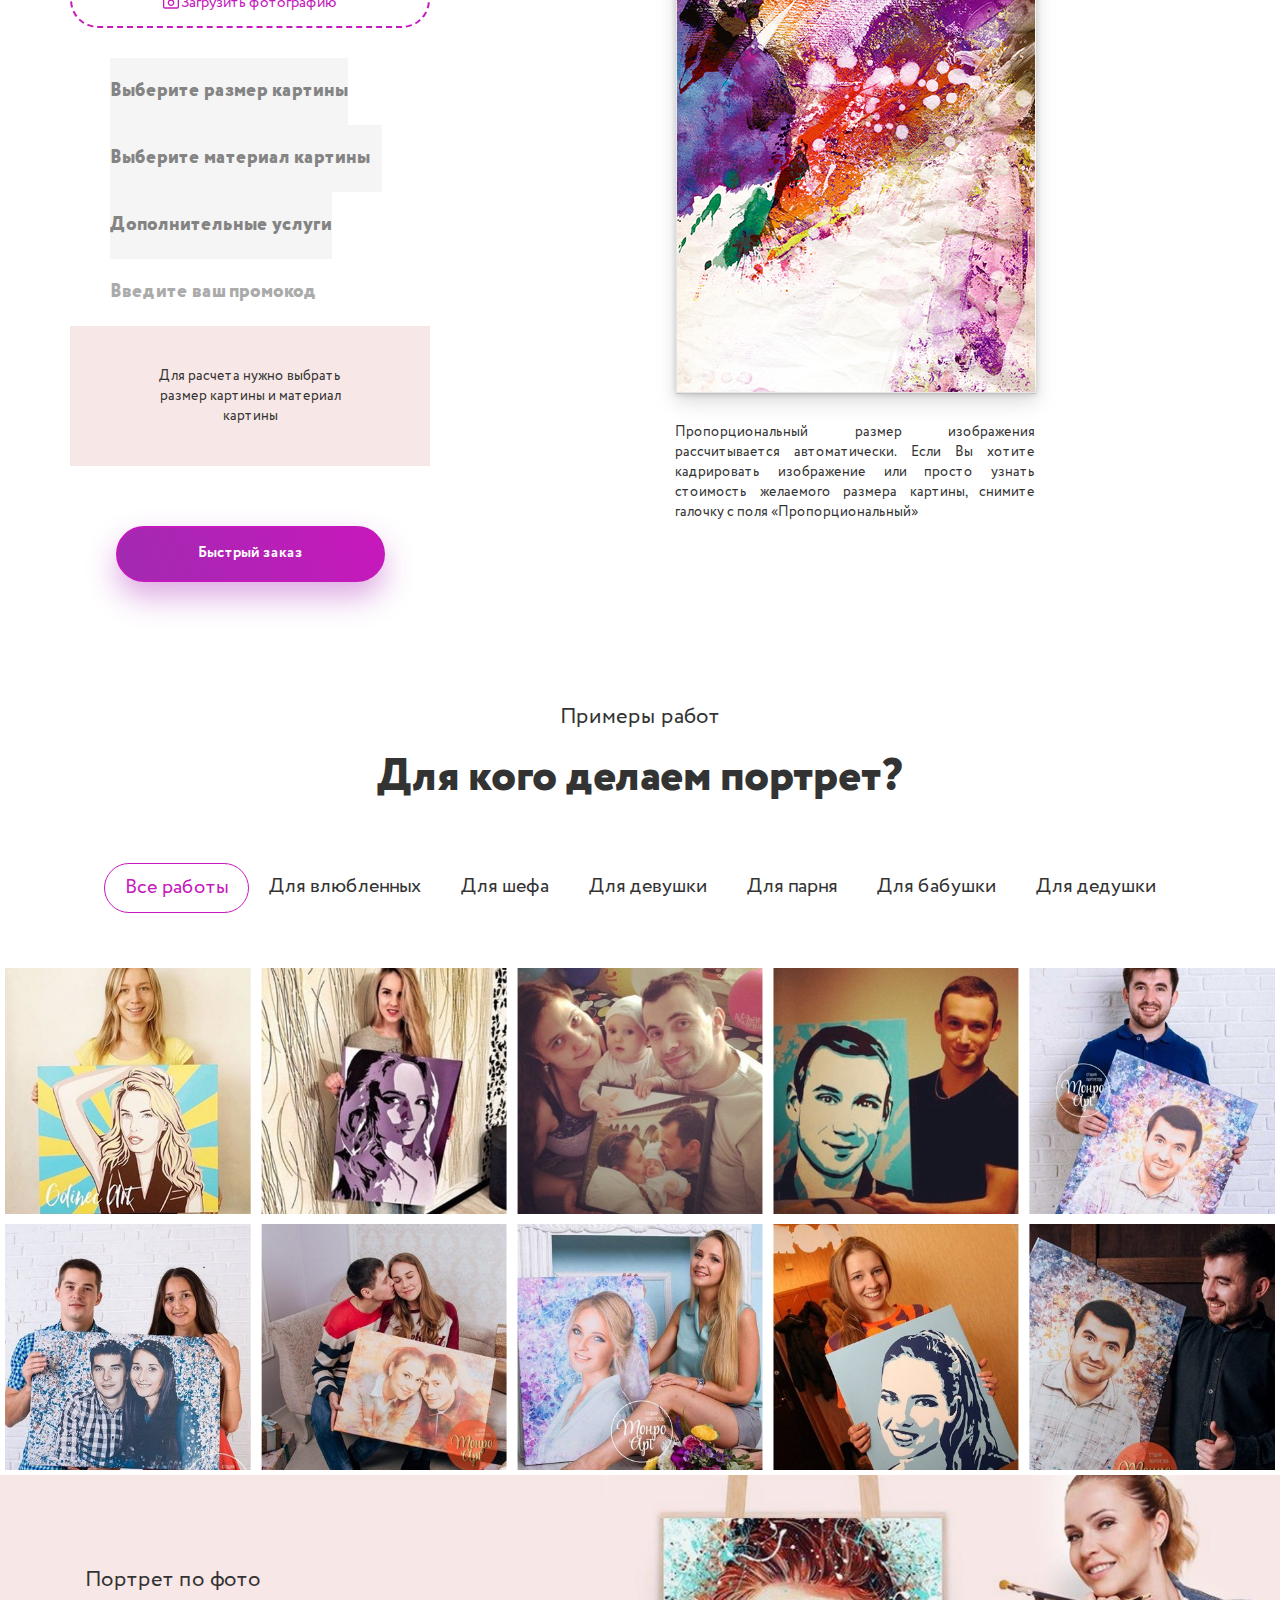
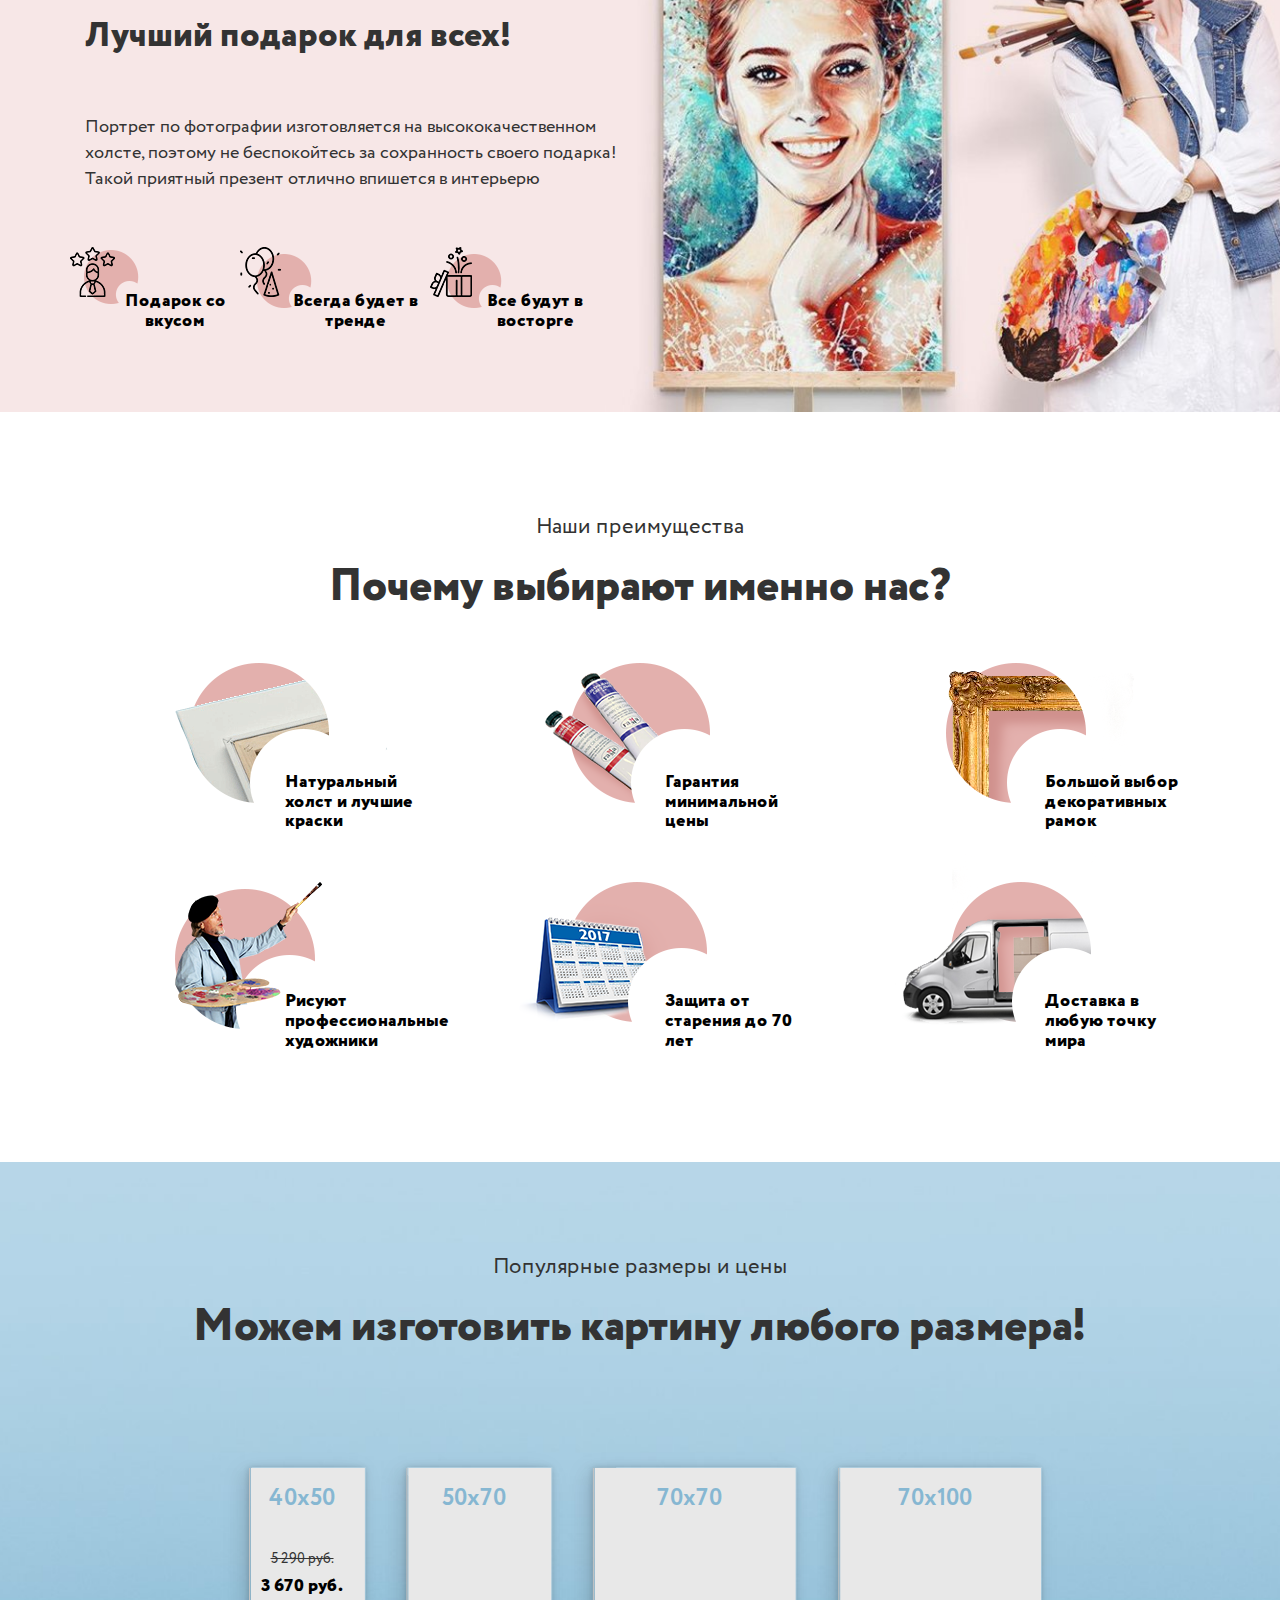
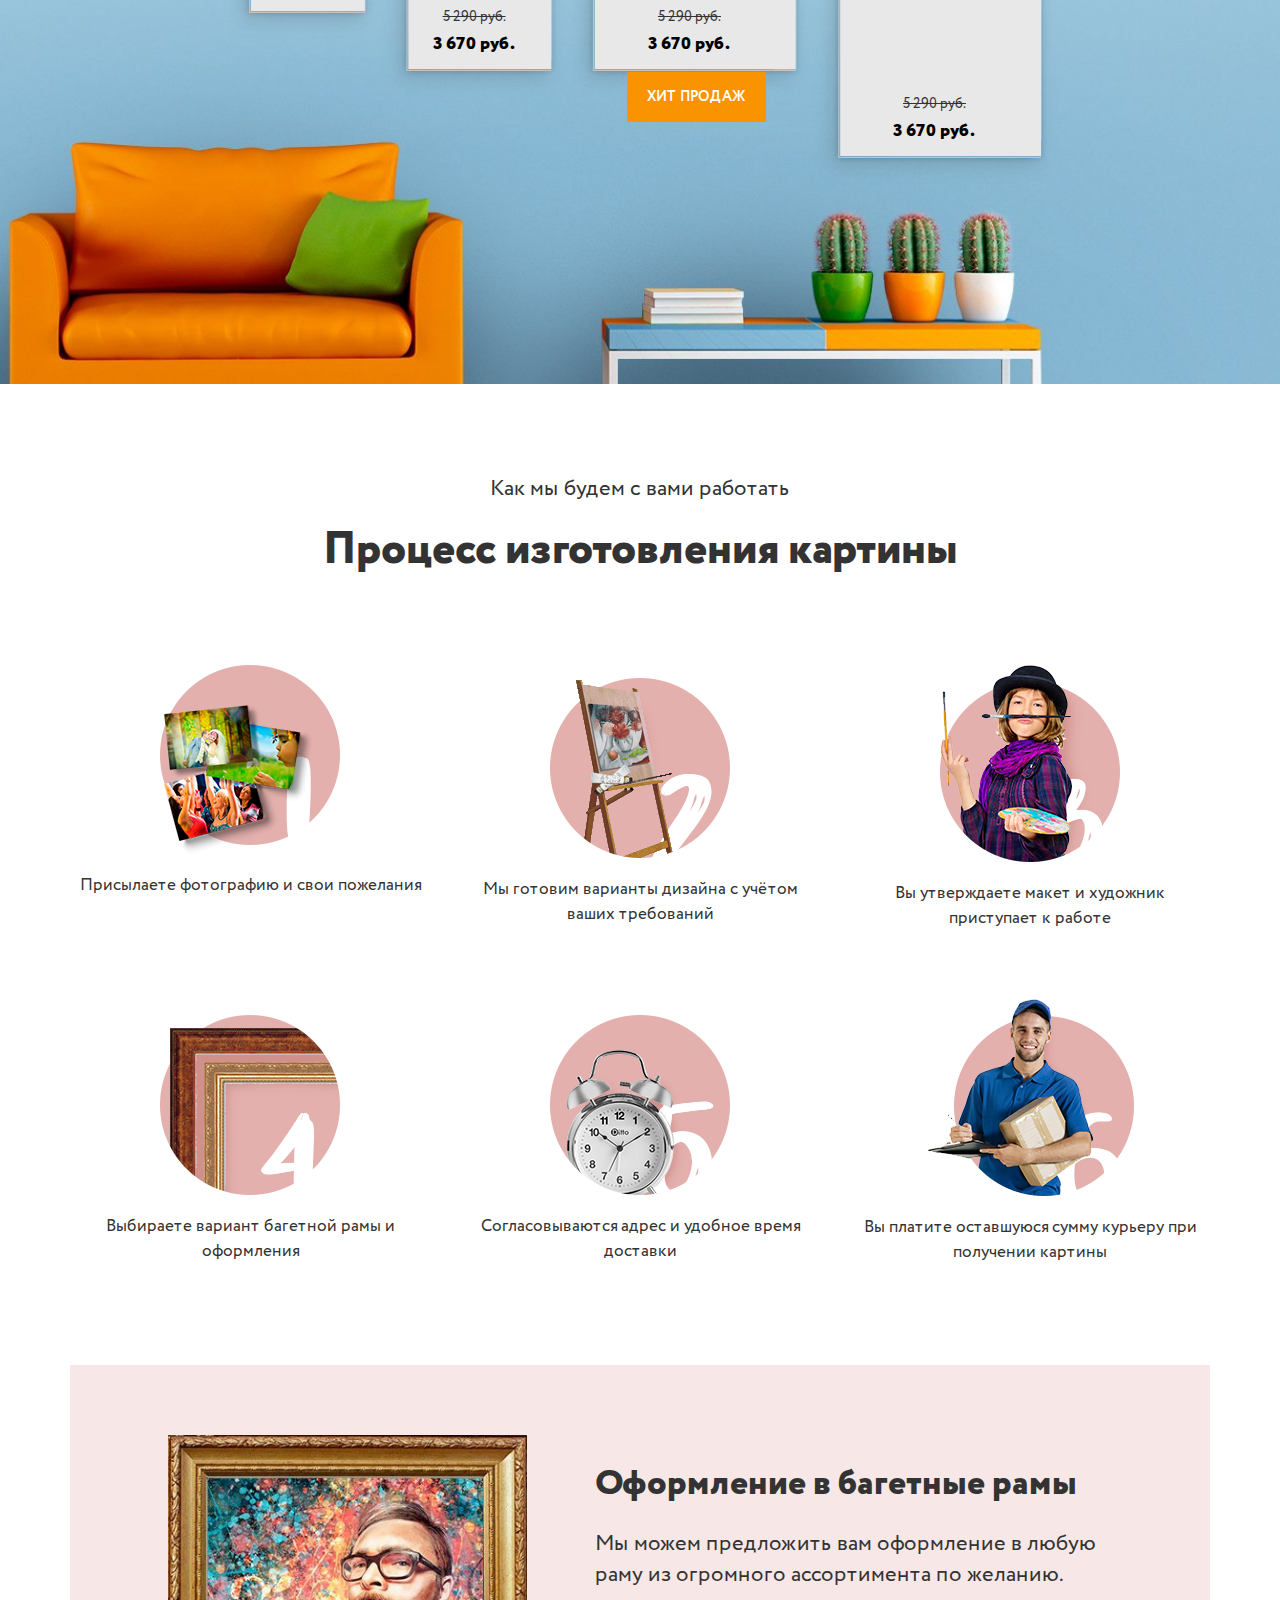
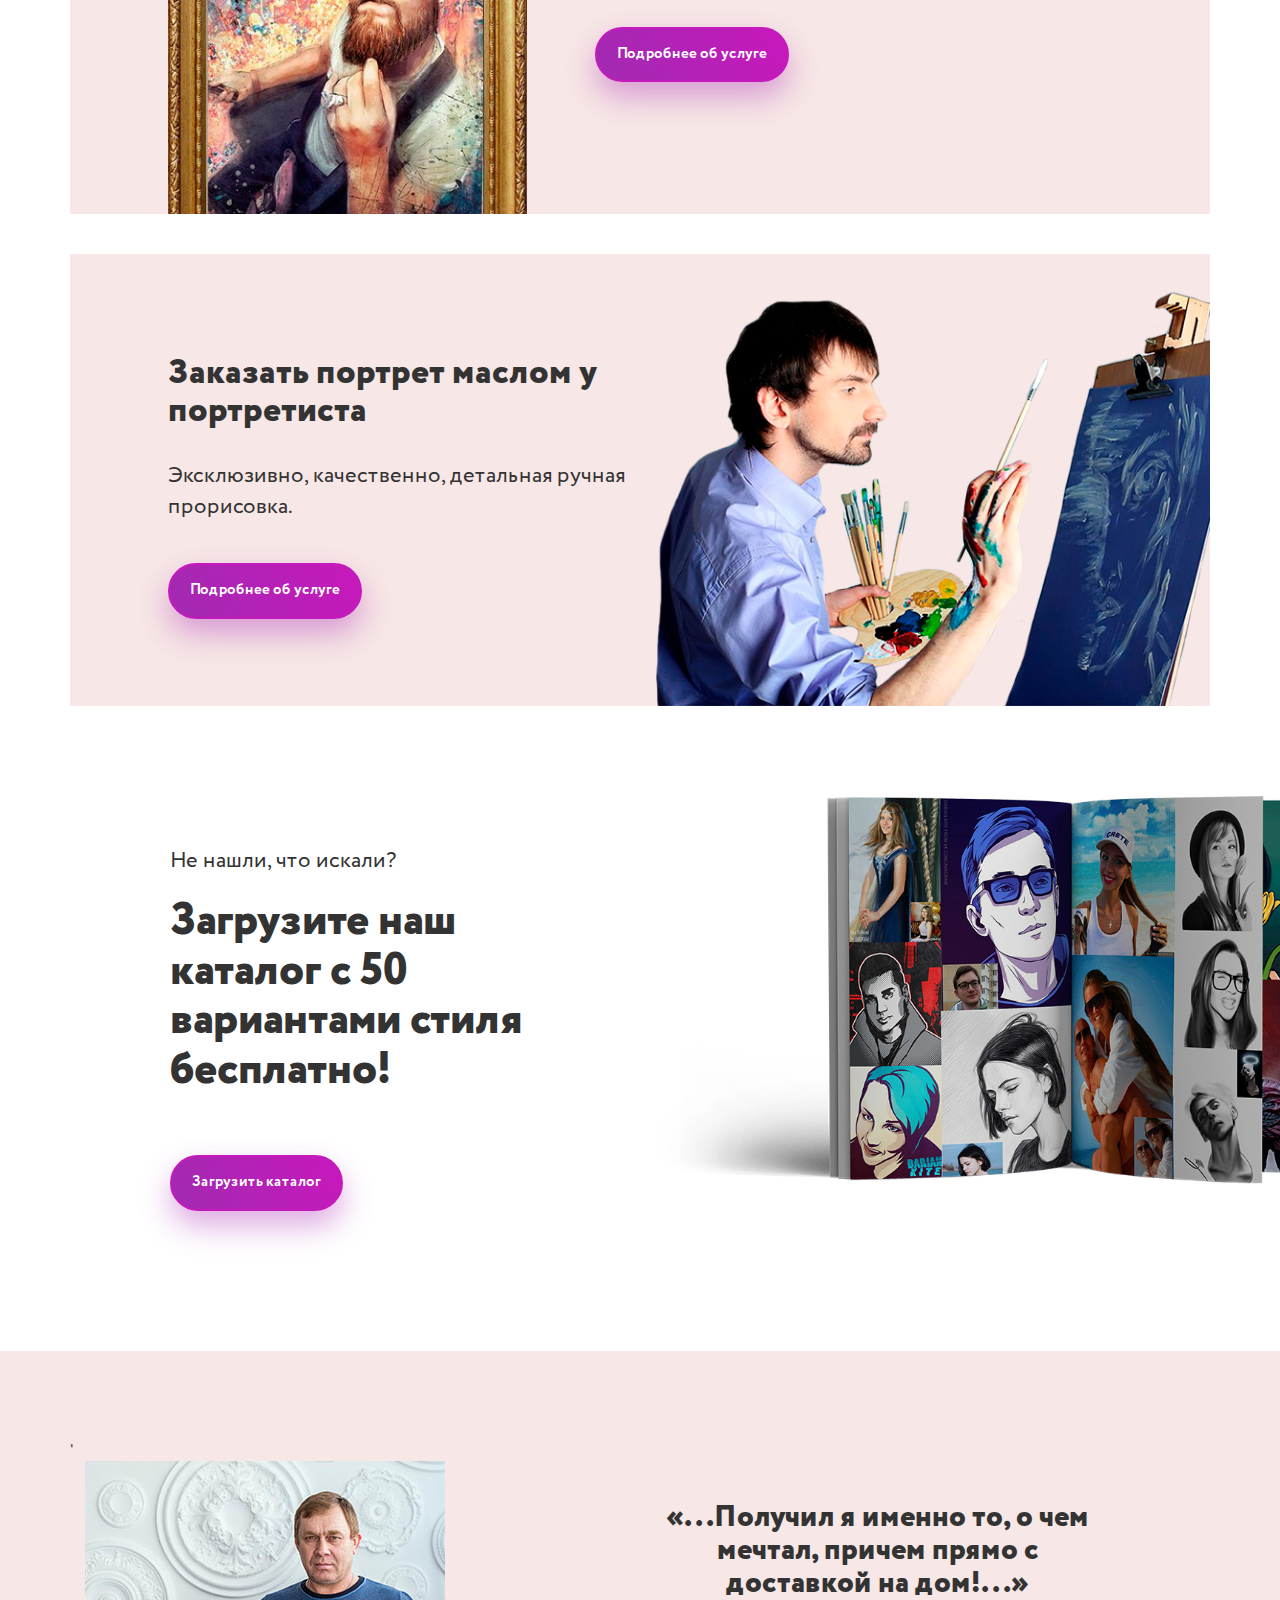
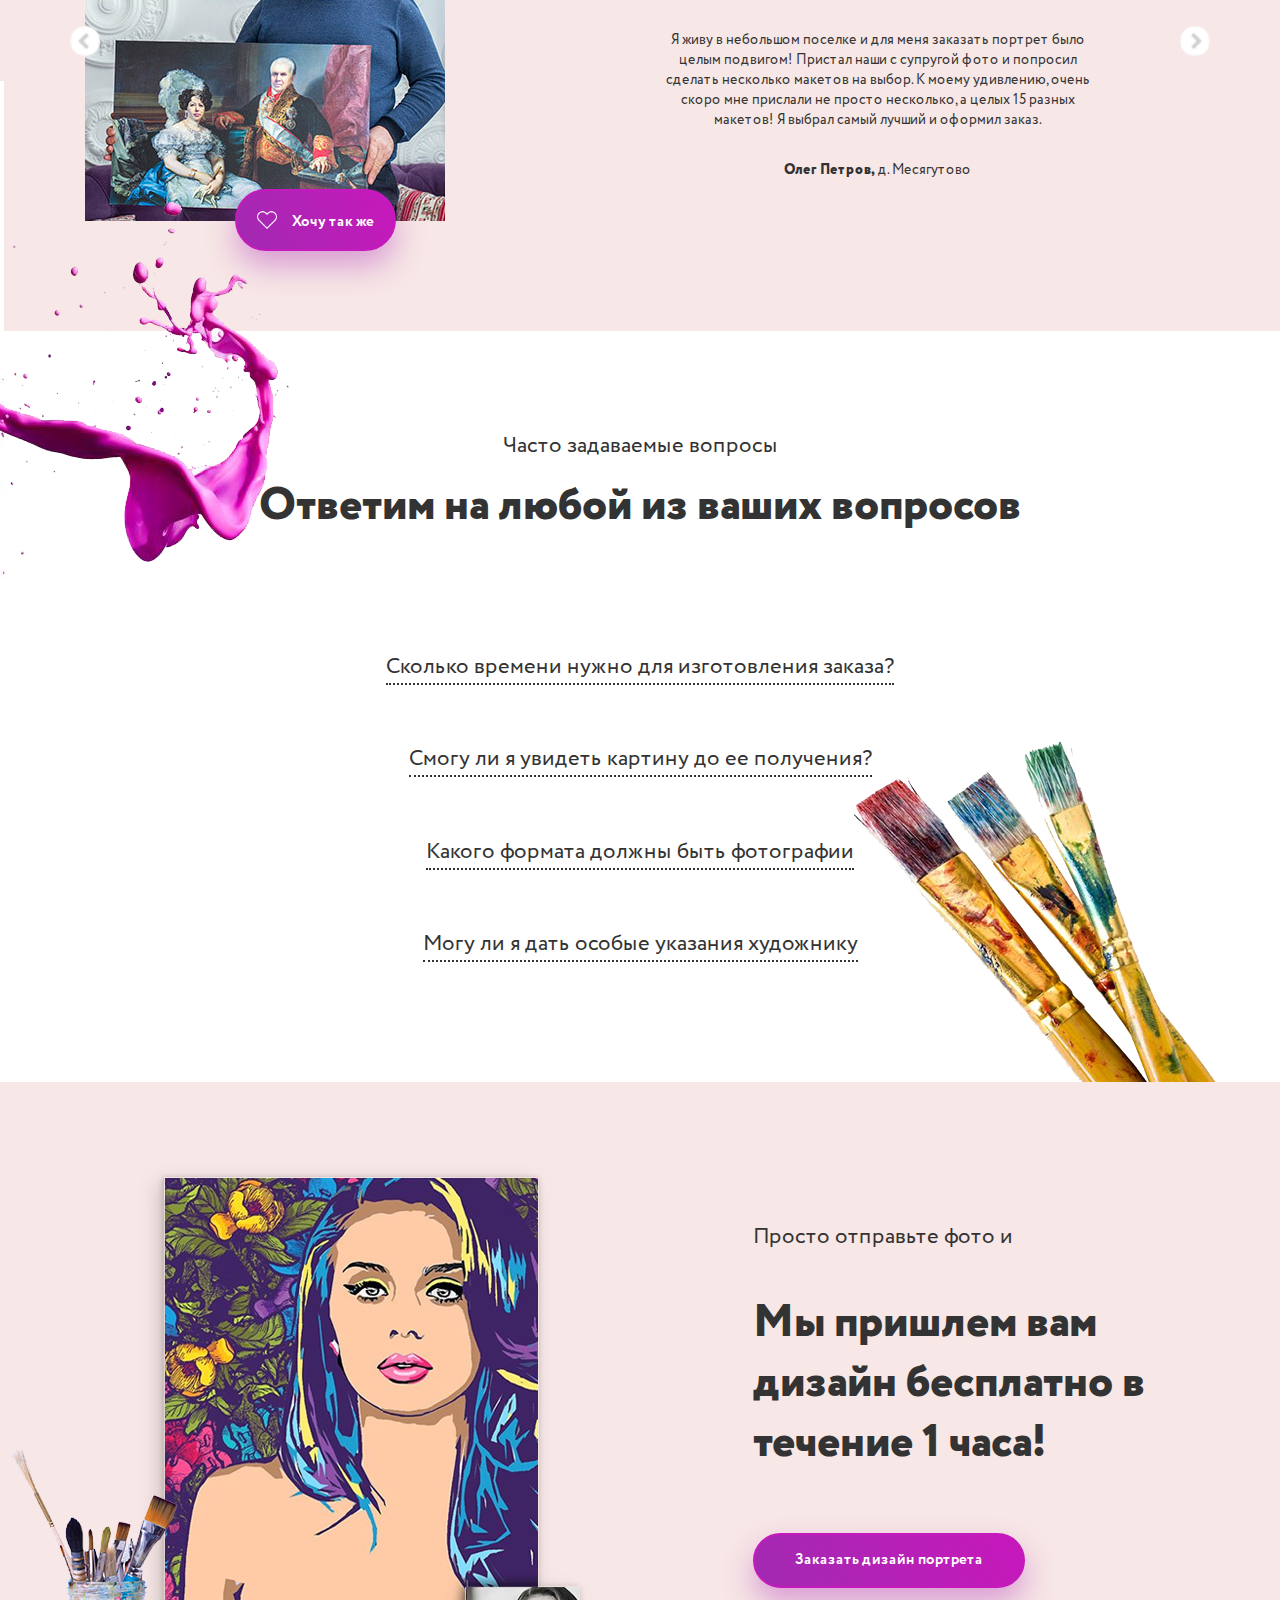
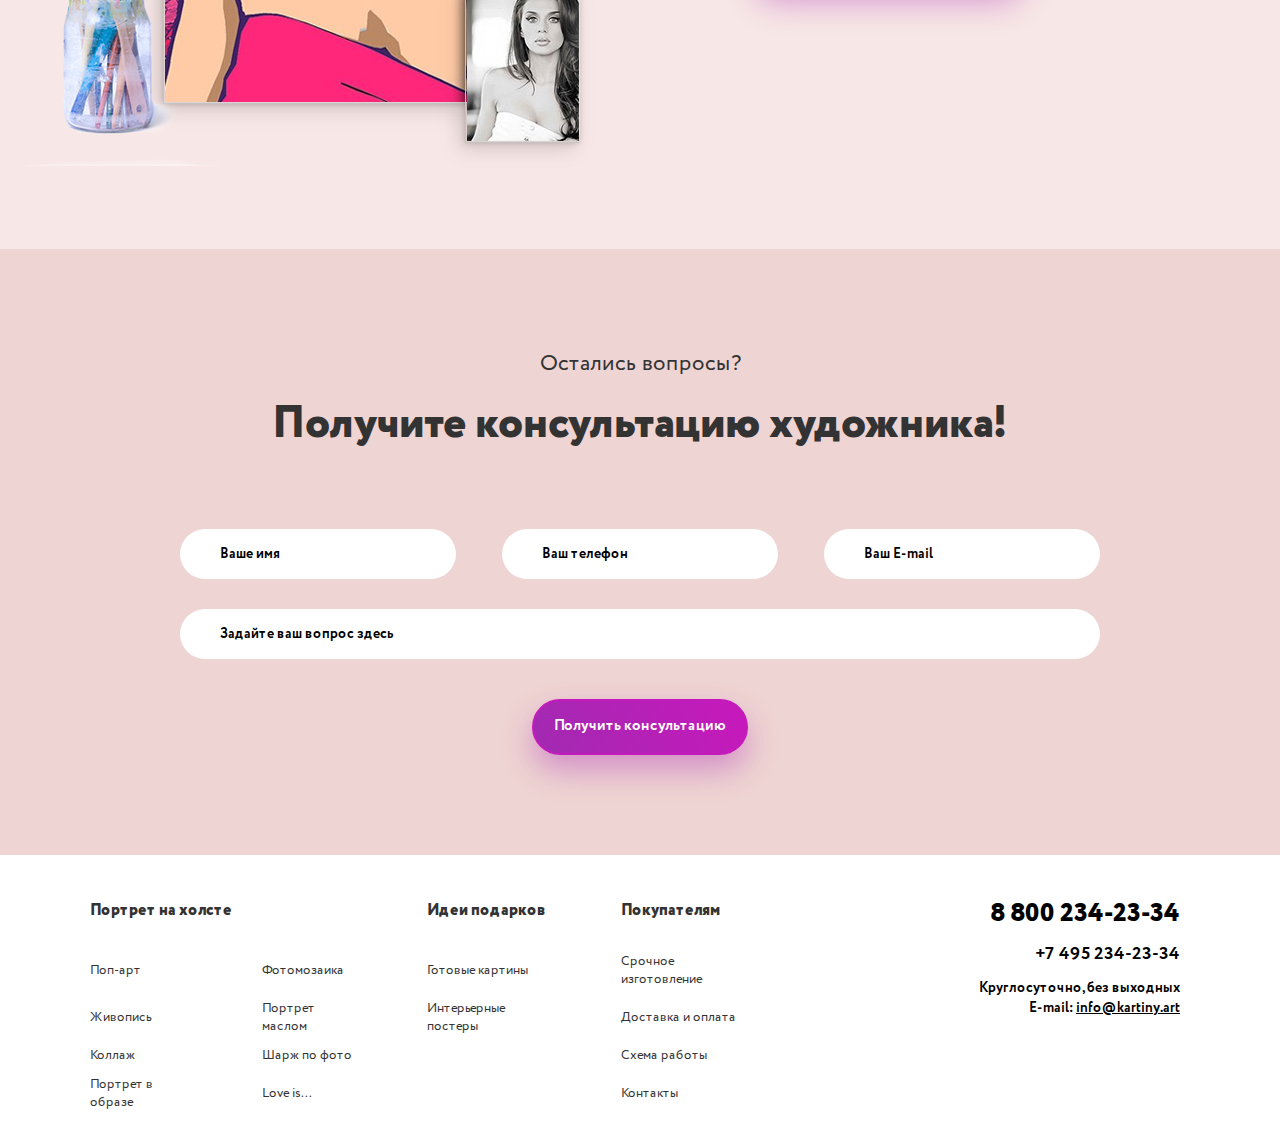
<file: portfolio/portraitArt/index.html>
<!DOCTYPE html>
<html lang=ru>
<head>
	<meta charset=UTF-8>
	<meta name=viewport content="width=device-width, initial-scale=1">
    <title>Картины.art - портрет на холсте</title>
    <link rel=stylesheet href=assets/css/bootstrap.css>
    <link rel="stylesheet" href="assets/css/animate.css">
	<link rel=stylesheet href=assets/css/main.css>
</head>
<body>
	<img class="fixed-gift wow pulse infinite" src=assets/img/gift.png alt>
	<header class=header id="up">
		<div class=container>
			<div class="col-md-2 col-sm-3 col-xs-6">
				<button class=burger>
					<img src=assets/img/burger.svg alt><span>Каталог товаров</span>
				</button>
				<ul class=burger-menu>
					<li>
						<a href="#">Картина из вашего фото</a>
					</li>
					<li>
						<a href="#">Готовые картины</a>
					</li>
					<li>
						<a href="#">Идеи подарков</a>
					</li>
					<li>
						<a href="#">Покупателям</a>
					</li>
				</ul>
			</div>
			<div class="col-md-8 hidden-sm hidden-xs">
				<ul class=header-menu>
					<li>
						<a href="#">Картина из вашего фото</a>
						<ul class="burger-menu header-menu-sub">
							<li><a href=#styles>Фотомозаика</a></li>
							<li><a href=#styles>Шарж по фото</a></li>
							<li><a href=#styles>Love is...</a></li>
						</ul>
					</li>
					<li>
						<a href="#">Готовые картины</a>
						<ul class="burger-menu header-menu-sub">
							<li><a href=#portfolio>Портрет</a></li>
							<li><a href=#portfolio>Живопись</a></li>
							<li><a href=#portfolio>Коллаж</a></li>
						</ul>
					</li>
					<li>
						<a href="#">Идеи подарков</a>
						<ul class="burger-menu header-menu-sub">
							<li><a href=#portfolio>Готовые картины</a></li>
							<li><a href=#portfolio>Интерьерные постеры</a></li>
						</ul>
					</li>
					<li>
						<a href="#">Покупателям</a>
						<ul class="burger-menu header-menu-sub">
							<li><a href=#often-questions>Срочное изготовление</a></li>
							<li><a href=#often-questions>Доставка и оплата</a></li>
							<li><a href=#scheme>Схема работы</a></li>
							<li><a href=#footer>Контакты</a></li>
						</ul>
					</li>
				</ul>
			</div>
			<div class="col-md-2 col-md-offset-0 col-sm-3 col-sm-offset-6 col-xs-6">
				<div class=button-wrap>
					<button class="button button-order button-design">Заказать<img src=assets/img/button-right-arrow.svg alt></button>
				</div>
			</div>
		</div>
	</header>
	<main class=main>
		<div class=container>
			<div class=row>
				<div class="col-md-3 col-sm-4 col-xs-5">
					<p class=logo>Картины.art</p>
					<p class=logo-p>Преврати фотографию в настоящую картину!</p>
				</div>
				<div class="col-md-3 col-md-offset-3 col-sm-offset-0 col-sm-4 hidden-xs">
					<div class=file_upload>
						<button type=button>Загрузить фотографию</button>
						<div>Файл не выбран</div>
						<input type=file name=upload multiple accept="image/*">
					</div>
					<p class=email>E-mail: <a href=mailto:info@kartiny.art>info@kartiny.art</a></p>
				</div>
				<div class="col-md-3 col-sm-4 col-xs-7">
					<p class=phone>8 800 234-23-34</p>
					<p class=phone-whatsapp><img class=icons src=assets/img/telephone.svg alt><img class=icons src=assets/img/whatsapp.svg alt> +7 495 234-23-34</p>
				</div>
			</div>
			<div class=row>
				<div class=col-md-7>
					<div class=main-slider>
						<div class=main-slider-item>
							<img src=assets/img/main-1.png alt>
						</div>
						<div class=main-slider-item>
							<img src=assets/img/main-2.png alt>
						</div>
					</div>
				</div>
				<div class=col-md-5>
					<p class=p-heading-italic>Лучший подарок для всех</p>
					<h1 class="wow fadeInUp">Портрет на холсте</h1>
					<div class=row>
						<div class="col-md-6 col-md-offset-0 col-sm-6 col-sm-offset-3">
							<p class=main-features><img src=assets/img/checked.svg alt>Гарантия минимальной цены</p>
						</div>
						<div class="col-md-6 col-md-offset-0 col-sm-6 col-sm-offset-3">
							<p class=main-features><img src=assets/img/checked.svg alt>На 30% дешевле конкурентов</p>
						</div>
						<div class="col-md-6 col-md-offset-0 col-sm-6 col-sm-offset-3">
							<p class=main-features><img src=assets/img/checked.svg alt>При заказе с сайта скидки до 30%!</p>
						</div>
						<div class="col-md-6 col-md-offset-0 col-sm-6 col-sm-offset-3">
							<p class=main-features><img src=assets/img/checked.svg alt>Срочное изготовление за 3 часа!</p>
						</div>
					</div>
					<p class=p-button>Отправьте фото сейчас и получите дизайн через 1 час</p>
					<button class="button button-order button-design"><img class=button-order-img src=assets/img/button-arrow.png alt>Заказать портрет</button>
				</div>
			</div>
		</div>
	</main>
	<section class=promo>
		<div class=container>
			<div class=col-md-7>
				<img class=promo-img src=assets/img/promo-1.png alt>
			</div>
			<div class=col-md-5>
				<p>Просто отправьте фото и</p>
				<h2 class="wow fadeInUp">Мы пришлем вам дизайн бесплатно в течение 1 часа!</h2>
				<button class="button button-order button-design">Заказать дизайн портрета</button>
			</div>
		</div>
		<img class=palette src=assets/img/palette.png alt>
	</section>
	<section class=styles id=styles>
		<div class=container>
			<p class=p-heading>Портрет на холсте</p>
			<h2>Популярные стили рисунка</h2>
			<div class=row>
				<div class="col-sm-3 col-sm-offset-0 col-xs-10 col-xs-offset-1">
					<div class=styles-block>
						<img src=assets/img/styles-1.jpg alt>
						<h4>Маслом</h4>
						<a href="#">Подробнее</a>
					</div>
				</div>
				<div class="col-sm-3 col-sm-offset-0 col-xs-10 col-xs-offset-1">
					<div class=styles-block>
						<img src=assets/img/styles-2.jpg alt>
						<h4>Акварелью</h4>
						<a href="#">Подробнее</a>
					</div>
				</div>
				<div class="col-sm-3 col-sm-offset-0 col-xs-10 col-xs-offset-1">
					<div class=styles-block>
						<img src=assets/img/styles-3.jpg alt>
						<h4>Карандашом</h4>
						<a href="#">Подробнее</a>
					</div>
				</div>
				<div class="col-sm-3 col-sm-offset-0 col-xs-10 col-xs-offset-1">
					<div class=styles-block>
						<img src=assets/img/styles-4.jpg alt>
						<h4>Ручкой</h4>
						<a href="#">Подробнее</a>
					</div>
				</div>
				<!-- <div class="hidden-lg hidden-md hidden-sm hidden-xs styles-2">
					<div class=styles-block>
						<img src=assets/img/styles-5.jpg alt>
						<h4>Пастелью</h4>
						<a href="#">Подробнее</a>
					</div>
				</div>
				<div class="hidden-lg hidden-md hidden-sm hidden-xs styles-2">
					<div class=styles-block>
						<img src=assets/img/styles-6.jpg alt>
						<h4>Поп-арт</h4>
						<a href="#">Подробнее</a>
					</div>
				</div>
				<div class="hidden-lg hidden-md hidden-sm hidden-xs styles-2">
					<div class=styles-block>
						<img src=assets/img/styles-7.png alt>
						<h4>Фотомозаика</h4>
						<a href="#">Подробнее</a>
					</div>
				</div>
				<div class="hidden-lg hidden-md hidden-sm hidden-xs styles-2">
					<div class=styles-block>
						<img src=assets/img/styles-8.jpg alt>
						<h4>Шарж</h4>
						<a href="#">Подробнее</a>
					</div>
				</div> -->
			</div>
			<button class="button button-transparent button-styles">Посмотреть больше стилей</button>
		</div>
		<img class=paints src=assets/img/paints.png alt>
	</section>
	<section class="card card-1 wow fadeIn">
		<div class=container>
			<div class=card-block>
				<div class=row>
					<div class="col-md-4 col-md-offset-1 col-sm-4 col-sm-offset-1">
						<img src=assets/img/card-1.png alt>
					</div>
					<div class="col-md-5 col-md-offset-1 col-sm-5 col-sm-offset-1">
						<div class=card-block-text>
							<h3>Потрясающий портрет флип-флап в стиле поп арт</h3>
							<p class=p-heading>Вы подарите яркие эмоции, запомнится надолго!</p>
							<button class="button button-order button-consultation  wow zoomIn">Подробнее об услуге</button>
						</div>
					</div>
				</div>
			</div>
		</div>
	</section>
	<section class=calc>
		<div class=container>
			<p class=p-heading>Калькулятор</p>
			<h2>Рассчитайте стоимость и получите скидку 30%</h2>
			<div class=row>
				<div class="col-md-4 col-offset-1">
					<form class="form calc_form" data-calc="true" action=# method=POST enctype=multipart/form-data>
						<h4>Загрузите свое фото</h4>
						<div class=file_upload>
							<button type=button>Загрузить фотографию</button>
							<div>Выберите или перетащите файл </div>
							<input type=file name=upload multiple accept="image/*">
						</div>
						<select name="size" id=size required>
							<option value="" >Выберите размер картины</option>
							<option value="500">40x50</option>
							<option value="1000">50x70</option>
							<option value="1500">70x70</option>
							<option value="2000">70x100</option>
						</select>
						<select name="material" id=material required>
							<option value="">Выберите материал картины</option>
							<option value="1"   title="Изящный, позволяет легко создавать текстуру, подходит для декоративных картин маслом.">Холст из волокна</option>
							<option value="1.3"   title="Достаточно грубый и создает ощущение реальности, подходит для классических пейзажей, натюрмортов и портретов.">Льняной холст</option>
							<option value="3"  title="Изящный, подходит для всех типов реалистичных портретов.">Холст из натурального хлопка</option>
						</select>
						<select name="options" id=options required>
							<option value="">Дополнительные услуги</option>
							<option value="1000">Покрытие арт-гелем</option>
							<option value="2000">Экспресс-изготовление</option>
							<option value="500">Доставка готовых работ </option>
						</select>
						<input type="text" class="promocode" placeholder="Введите ваш промокод">
						<div class=calc-price>Для расчета нужно выбрать размер картины и материал картины</div>
						<button type="submit" class="button button-order">Быстрый заказ</button>
					</form>
				</div>
				<div class="col-md-4 col-md-offset-2 hidden-sm hidden-xs">
					<img src=assets/img/calc-1.png alt>
					<p class=calc-text>Пропорциональный размер изображения рассчитывается автоматически. Если Вы хотите кадрировать изображение или просто узнать стоимость желаемого размера картины, снимите галочку с поля «Пропорциональный»</p>
				</div>
			</div>
		</div>
	</section>
	<section class=portfolio id=portfolio>
		<div class=container>
			<div class=p-heading>Примеры работ</div>
			<h2>Для кого делаем портрет?</h2>
			<ul class=portfolio-menu>
				<li class="all active">Все работы</li>
				<li class=lovers>Для влюбленных</li>
				<li class=chef>Для шефа</li>
				<li class=girl>Для девушки</li>
				<li class=guy>Для парня</li>
				<li class=grandmother>Для бабушки</li>
				<li class=granddad>Для дедушки</li>
			</ul>
		</div>
		<div class=portfolio-wrapper>
			<div class="portfolio-block all girl">
				<img src=assets/img/portfolio-1.jpg alt>
			</div>
			<div class="portfolio-block all girl">
				<img src=assets/img/portfolio-2.jpg alt>
			</div>
			<div class="portfolio-block all lovers">
				<img src=assets/img/portfolio-3.jpg alt>
			</div>
			<div class="portfolio-block all guy">
				<img src=assets/img/portfolio-4.jpg alt>
			</div>
			<div class="portfolio-block all chef">
				<img src=assets/img/portfolio-5.jpg alt>
			</div>
			<div class="portfolio-block all lovers">
				<img src=assets/img/portfolio-6.jpg alt>
			</div>
			<div class="portfolio-block all lovers">
				<img src=assets/img/portfolio-7.jpg alt>
			</div>
			<div class="portfolio-block all girl">
				<img src=assets/img/portfolio-8.jpg alt>
			</div>
			<div class="portfolio-block all girl">
				<img src=assets/img/portfolio-9.jpg alt>
			</div>
			<div class="portfolio-block all chef">
				<img src=assets/img/portfolio-10.jpg alt>
			</div>
		</div>
		<div class=container>
			<p class=portfolio-no>Таких портретов мы еще не делали, хотите быть первыми?</p>
		</div>
	</section>
	<section class=gift>
		<div class=container>
			<div class=col-md-6>
				<p class=p-heading>Портрет по фото</p>
				<h3>Лучший подарок для всех!</h3>
				<p class=gift-text>Портрет по фотографии изготовляется на высококачественном холсте, поэтому не беспокойтесь за сохранность своего подарка! Такой приятный презент отлично впишется в интерьерю</p>
				<div class=gift-features>
					<div class=col-sm-4>
						<h4 class="wow swing" data-wow-delay="0.2s"><img class=gift-img-1 src=assets/img/gift-1.png alt>Подарок со вкусом</h4>
					</div>
					<div class=col-sm-4>
						<h4 class="wow swing" data-wow-delay="0.4s"><img class=gift-img-2 src=assets/img/gift-2.png alt>Всегда будет в тренде</h4>
					</div>
					<div class=col-sm-4>
						<h4 class="wow swing" data-wow-delay="0.6s"><img class=gift-img-3 src=assets/img/gift-3.png alt>Все будут в восторге</h4>
					</div>
				</div>
			</div>
		</div>
	</section>
	<section class=features>
		<div class=container>
			<p class=p-heading>Наши преимущества</p>
			<h2>Почему выбирают именно нас?</h2>
			<div class="col-md-4 col-sm-6 wow rotateIn" data-wow-delay="0.1s">
				<h4><img class=features-img-1 src=assets/img/features-1.png alt>Натуральный холст и лучшие краски</h4>
			</div>
			<div class="col-md-4 col-sm-6  wow rotateIn" data-wow-delay="0.2s">
				<h4><img class=features-img-2 src=assets/img/features-2.png alt>Гарантия минимальной цены</h4>
			</div>
			<div class="col-md-4 col-sm-6  wow rotateIn" data-wow-delay="0.3s">
				<h4><img class=features-img-3 src=assets/img/features-3.png alt>Большой выбор декоративных рамок</h4>
			</div>
			<div class="col-md-4 col-sm-6  wow rotateIn" data-wow-delay="0.4s">
				<h4><img class=features-img-4 src=assets/img/features-4.png alt>Рисуют профессиональные художники</h4>
			</div>
			<div class="col-md-4 col-sm-6  wow rotateIn" data-wow-delay="0.5s">
				<h4><img class=features-img-5 src=assets/img/features-5.png alt>Защита от старения до 70 лет</h4>
			</div>
			<div class="col-md-4 col-sm-6  wow rotateIn" data-wow-delay="0.6s">
				<h4><img class=features-img-6 src=assets/img/features-6.png alt>Доставка в любую точку мира</h4>
			</div>
		</div>
	</section>
	<section class=sizes>
		<div class=container>
			<div class=p-heading>Популярные размеры и цены</div>
			<h2>Можем изготовить картину любого размера!</h2>
			<div class="col-md-10 col-md-offset-1 col-xs-12 col-xs-offset-0">
				<div class=sizes-wrapper>
					<div class=sizes-block>
						<img class=size-1 src=assets/img/sizes-1.png alt>
						<p class=size>40x50</p>
						<p class=starting-price>5 290 руб.</p>
						<p class=final-price>3 670 руб.</p>
					</div>
					<div class=sizes-block>
						<img class=size-2 src=assets/img/sizes-2.png alt>
						<p class=size>50x70</p>
						<p class=starting-price>5 290 руб.</p>
						<p class=final-price>3 670 руб.</p>
					</div>
					<div class=sizes-block>
						<img class=size-3 src=assets/img/sizes-3.png alt>
						<p class=size>70x70</p>
						<p class=starting-price>5 290 руб.</p>
						<p class=final-price>3 670 руб.</p>
						<p class=sizes-hit>Хит продаж</p>
					</div>
					<div class=sizes-block>
						<img class=size-4 src=assets/img/sizes-4.png alt>
						<p class=size>70x100</p>
						<p class=starting-price>5 290 руб.</p>
						<p class=final-price>3 670 руб.</p>
					</div>
				</div>
			</div>
		</div>
	</section>
	<section class=scheme id=scheme>
		<div class=container>
			<p class=p-heading>Как мы будем с вами работать</p>
			<h2>Процесс изготовления картины</h2>
			<div class=row>
				<div class="col-md-4 col-sm-6 col-xs-12">
					<div class=scheme-block>
						<img src=assets/img/scheme-1.png alt>
						<p>Присылаете фотографию и свои пожелания</p>
					</div>
				</div>
				<div class="col-md-4 col-sm-6 col-xs-12">
					<div class=scheme-block style="position: relative; top: 1.3rem;">
						<img src=assets/img/scheme-2.png alt>
						<p>Мы готовим варианты дизайна с учётом ваших требований</p>
					</div>
				</div>
				<div class="col-md-4 col-sm-6 col-xs-12">
					<div class=scheme-block>
						<img src=assets/img/scheme-3.png alt>
						<p>Вы утверждаете макет и художник приступает к работе</p>
					</div>
				</div>
				<div class="col-md-4 col-sm-6 col-xs-12">
					<div class=scheme-block>
						<img src=assets/img/scheme-4.png alt>
						<p>Выбираете вариант багетной рамы и оформления</p>
					</div>
				</div>
				<div class="col-md-4 col-sm-6 col-xs-12">
					<div class=scheme-block>
						<img src=assets/img/scheme-5.png alt>
						<p>Согласовываются адрес и удобное время доставки</p>
					</div>
				</div>
				<div class="col-md-4 col-sm-6 col-xs-12">
					<div class=scheme-block style="position: relative; top: -1.6rem;">
						<img src=assets/img/scheme-6.png alt>
						<p>Вы платите оставшуюся сумму курьеру при получении картины</p>
					</div>
				</div>
			</div>
		</div>
	</section>
	<section class="card card-2 wow fadeIn">
		<div class=container>
			<div class=card-block>
				<div class=row>
					<div class="col-md-4 col-md-offset-1 col-sm-4 col-sm-offset-1">
						<img src=assets/img/card-2.jpg alt>
					</div>
					<div class="col-md-5 col-md-offset-1 col-sm-5 col-sm-offset-1">
						<div class=card-block-text>
							<h3>Оформление в багетные рамы</h3>
							<p class=p-heading>Мы можем предложить вам оформление в любую раму из огромного ассортимента по желанию.</p>
							<button class="button button-order button-consultation wow zoomIn">Подробнее об услуге</button>
						</div>
					</div>
				</div>
			</div>
		</div>
	</section>
	<section class="card card-3 wow fadeIn">
		<div class=container>
			<div class=card-block>
				<div class=row>
					<div class="col-md-5 col-md-offset-1 col-sm-5 col-sm-offset-1">
						<div class=card-block-text>
							<h3>Заказать портрет маслом у портретиста</h3>
							<p class=p-heading>Эксклюзивно, качественно, детальная ручная прорисовка.</p>
							<button class="button button-order button-consultation zoomIn">Подробнее об услуге</button>
						</div>
					</div>
					<div class="col-md-6 col-sm-6">
						<img src=assets/img/card-3.png alt>
					</div>
				</div>
			</div>
		</div>
	</section>
	<section class=promo-2>
		<div class=container>
			<div class=row>
				<div class=col-md-5>
					<div class=promo-2-block>
						<p class=p-heading>Не нашли, что искали?</p>
						<h2 class="wow fadeInUp">Загрузите наш каталог с 50 вариантами стиля бесплатно!</h2>
						<button class="button button-order">Загрузить каталог</button>
					</div>
				</div>
				<div class=col-md-7><img src=assets/img/promo-2.png alt></div>
			</div>
		</div>
	</section>
	<div class=feedback>
		<div class=container>
			<div class=feedback-slider style="position:relative; height: 400px;">
				<button class="main-slider-btn main-prev-btn">
					<img src="assets/img/left-arr.png" alt="left">
				</button>'
				<button class="main-slider-btn main-next-btn">
					<img src="assets/img/right-arr.png" alt="right">
				</button>
				<div class=feedback-slider-item>
					<div class=col-sm-5>
						<div class=feedback-block>
							<img src=assets/img/feedback-1.png alt>
							<button class="button button-order button-design">Хочу так же</button>
						</div>
					</div>
					<div class="col-sm-5 col-sm-offset-1">
						<p class=feedback-heading>«...Получил я именно то, о чем мечтал, причем прямо с доставкой на дом!...»</p>
						<p class=feedback-text>Я живу в небольшом поселке и для меня заказать портрет было целым подвигом! Пристал наши с супругой фото и попросил сделать несколько макетов на выбор. К моему удивлению, очень скоро мне прислали не просто несколько, а целых 15 разных макетов! Я выбрал самый лучший и оформил заказ.</p>
						<p class=feedback-signature><span>Олег Петров,</span> д. Месягутово</p>
					</div>
				</div>
				<div class=feedback-slider-item>
					<div class=col-sm-5>
						<div class=feedback-block>
							<img src=assets/img/feedback-2.jpg alt>
							<button class="button button-order button-design">Хочу так же</button>
						</div>
					</div>
					<div class="col-sm-5 col-sm-offset-1">
						<p class=feedback-heading>«...Я в восторге! Не думала, что портрет может быть настолько красивым!...»</p>
						<p class=feedback-text>Подруге муж подарил портрет, и мне тоже захотелось заказать. Из всех макетов этот сразу запал в душу! И отлично вписывется в интерьер моей гостинной. Теперь он висит тут на почетном месте, и я каждый раз любую им. Всем моим родным тоже очень понравился!</p>
						<p class=feedback-signature><span>Ирина Антонова,</span> г. Кисловодск</p>
					</div>
				</div>
				<div class=feedback-slider-item>
					<div class=col-sm-5>
						<div class=feedback-block>
							<img src=assets/img/feedback-3.jpg alt>
							<button class="button button-order button-design">Хочу так же</button>
						</div>
					</div>
					<div class="col-sm-5 col-sm-offset-1">
						<p class=feedback-heading>«...Неожиданный подарок на день рождения от друзей...»</p>
						<p class=feedback-text>Хочу поделиться впечатлениями от полученного вчера подарка. Классная работа, выполненная, натуральными красками! Я как человек педантичный, люблю мелочи, для меня они очень важны, и здесь они прикольно сделаны – часы нарисовали, свитерок мой любимый, маечка с резиночкой. Очень позитивный шарж, сделанный по моей фотографии.</p>
						<p class=feedback-signature><span>Нарек Маргарян,</span> г. Великие Луки</p>
					</div>
				</div>
			</div>
		</div>
	</div>
	<section class=often-questions id=often-questions>
		<div class=container>
			<img class=spirt src=assets/img/spirt.png alt>
			<p class=p-heading>Часто задаваемые вопросы</p>
			<h2>Ответим на любой из ваших вопросов</h2>
			<div id=accordion>
				<p class="accordion-heading col-md-8 col-md-offset-2"><span>Сколько времени нужно для изготовления заказа?</span></p>
				<div class="col-md-8 col-md-offset-2 accordion-block">
					<p>
						Время выполнения заказа зависит от трех факторов: сложности картины, стиля написания и размера. Среднее время выполнения заказа составляет 7 дней без учета времени на доставку. В ряде случаев по желанию заказчика можно уменьшить срок до 5 дней.<br><br>Примечание: Если Вы решите что-то изменить в картине, внести коррективы - это может занять дополнительное время, которое не учитывается при оговоренном сроке выполнения.
					</p>
				</div>
				<p class="accordion-heading col-md-8 col-md-offset-2"><span>Смогу ли я увидеть картину до ее получения?</span></p>
				<div class="col-md-8 col-md-offset-2 accordion-block">
					<p>
						Да. По готовности, мы отправляем по электронной почте цифровое фото Вашей картины, для того, чтобы Вы смогли, при необходимости внести свои корректировки и пожелания, если таковые будут. Вы также сможете увидеть картину "вживую" в нашем салоне. Сообщите об этом Вашему менеджеру.
					</p>
				</div>
				<p class="accordion-heading col-md-8 col-md-offset-2"><span>Какого формата должны быть фотографии</span></p>
				<div class="col-md-8 col-md-offset-2 accordion-block">
					<p>
						Мы работаем со всеми известными форматами изображений! Через сайт вы можете загрузить JPEG, TIFF, PNG размером до 50 мегабайт. Вы должны обладать авторскими правами или иметь разрешение на использование изображения. Если у Вас другой формат изображения (RAW, PDF), то вы можете воспользоваться FTP загрузчиком. Если вы хотите сделать фото из бумажной фотографии (не цифровой), пришлите его нам, мы отсканируем, обработаем и вернем фото вместе с вашим заказом!
					</p>
				</div>
				<p class="accordion-heading col-md-8 col-md-offset-2"><span>Могу ли я дать особые указания художнику</span></p>
				<div class="col-md-8 col-md-offset-2 accordion-block">
					<p>
						Когда вы размещаете свой заказ на сайте, вы можете добавить свои комментарии в специальном текстовом поле. Вы также можете: объединить объекты с разных фото в одно или удалить объекты с фото, можете поменять задний фон, поменять одежду, наряды, сделать цветную картину с черно-белого фото, а также заказать картину с поврежденного или старого фото.
					</p>
				</div>
			</div>
			<img class=brushes src=assets/img/brushes.png alt>
		</div>
	</section>
	<section class="promo promo-3">
		<div class=container>
			<div class=row>
				<div class=col-md-7>
					<img class=promo-img src=assets/img/promo-3.png alt>
				</div>
				<div class=col-md-5>
					<p>Просто отправьте фото и</p>
					<h2 class="wow fadeInUp">Мы пришлем вам дизайн бесплатно в течение 1 часа!</h2>
					<button class="button button-order button-design">Заказать дизайн портрета</button>
				</div>
			</div>
		</div>
	</section>
	<section class=consultation>
		<div class=container>
			<p class=p-heading>Остались вопросы?</p>
			<h2>Получите консультацию художника!</h2>
			<div class="col-md-10 col-md-offset-1">
				<form action=# method=POST>
					<div class=input-wrapper>
						<input type=text name=name placeholder="Ваше имя" required>
						<input type=text name=phone placeholder="Ваш телефон" required>
						<input type=text name=email placeholder="Ваш E-mail">
						<input class=input-text name=message type=text placeholder="Задайте ваш вопрос здесь" required>
					</div>
					<button class="button button-order">Получить консультацию</button>
				</form>
			</div>
		</div>
	</section>
	<footer class=footer id=footer>
		<div class=container>
			<div class="col-md-8 hidden-sm hidden-xs">
				<table>
					<tr>
						<th colspan=2>Портрет на холсте</th>
						<th>Идеи подарков</th>
						<th>Покупателям</th>
					</tr>
					<tr>
						<td>Поп-арт</td>
						<td>Фотомозаика</td>
						<td>Готовые картины</td>
						<td>Срочное изготовление</td>
					</tr>
					<tr>
						<td>Живопись</td>
						<td>Портрет маслом</td>
						<td>Интерьерные постеры</td>
						<td>Доставка и оплата</td>
					</tr>
					<tr>
						<td>Коллаж</td>
						<td>Шарж по фото</td>
						<td></td>
						<td>Схема работы</td>
					</tr>
					<tr>
						<td>Портрет в образе</td>
						<td>Love is...</td>
						<td></td>
						<td>Контакты</td>
					</tr>
				</table>
			</div>
			<div class="col-md-3 col-md-offset-1 col-sm-12">
				<div class="col-md-12 col-sm-4 col-xs-12">
					<p class=phone>8 800 234-23-34</p>
				</div>
				<div class="col-md-12 col-sm-4 col-xs-12">
					<p class=phone-whatsapp>+7 495 234-23-34</p>
				</div>
				<div class="col-md-12 col-sm-4 col-xs-12">
					<p>Круглосуточно, без выходных</p>
				</div>
				<div class=col-md-12>
					<p>E-mail: <a href=mailto:info@kartiny.art>info@kartiny.art</a></p>
				</div>
			</div>
		</div>
	</footer>
	<div class=popup-consultation data-modal>
		<div class=popup-dialog>
			<div class=popup-content>
				<button class=popup-close>&times;</button>
				<h4>Остались вопросы? Закажите обратный звонок</h4>
				<div class=main-form>
					<form class=form action=# method=POST>
						<input type=text name=name placeholder="Ваше имя" required>
						<input type=text name=phone placeholder="Ваш телефон" required>
						<button class="button button-order">Получить консультацию</button>
					</form>
				</div>
			</div>
		</div>
	</div>
	<div class="popup-gift" data-modal>
		<div class=popup-dialog>
			<div class=popup-content>
				<button class=popup-close>&times;</button>
				<h2>У нас для вас есть подарок!</h2>
				<img src="assets/img/gift.png" alt="">
				<p>Введите промо-код IWANTPOPART и получите скидку 30% на портрет любого размера в стиле pop-art!</p>
			</div>
		</div>
	</div>
	<div class="popup-design" data-modal>
		<div class="popup-dialog">
			<div class="popup-content">
				<button class="popup-close">&times;</button>
				<form action=# enctype=multipart/form-data>
					<h4>Заказать дизайн портрета</h4>
					<div class=file_upload>
						<button type=button>Загрузить фотографию</button>
						<div>Файл не выбран</div>
						<input type=file name=upload multiple accept="image/*">
					</div>
					<div class=main-form>
						<div class=form>
							<input type=text name=name placeholder="Ваше имя" required>
							<input type=text name=phone placeholder="Ваш телефон" required>
							<input type=text name=email placeholder="Ваш e-mail">
							<textarea name=message placeholder=Комментарий rows=2></textarea>
							<button class="button button-order">Отправить дизайнеру</button>
						</div>
					</div>
				</form>
			</div>
		</div>
	</div>

	<a href="#up" class="pageup">
		<svg class="up" viewBox="0 0 26 26" fill="#fff" xmlns="http://www.w3.org/2000/svg">
			<path fill-rule="evenodd" clip-rule="evenodd" d="M26 0H0V26H26V0ZM4.6593 17.7519L13.1233 10.33L21.5873 17.7519L22.9059 16.2481L13.7826 8.24813L13.1233 7.67L12.464 8.24813L3.3407 16.2481L4.6593 17.7519Z" fill="black"/>
		</svg>
	</a>

	<script src="script.js"></script>
</body>
</html>
</file>
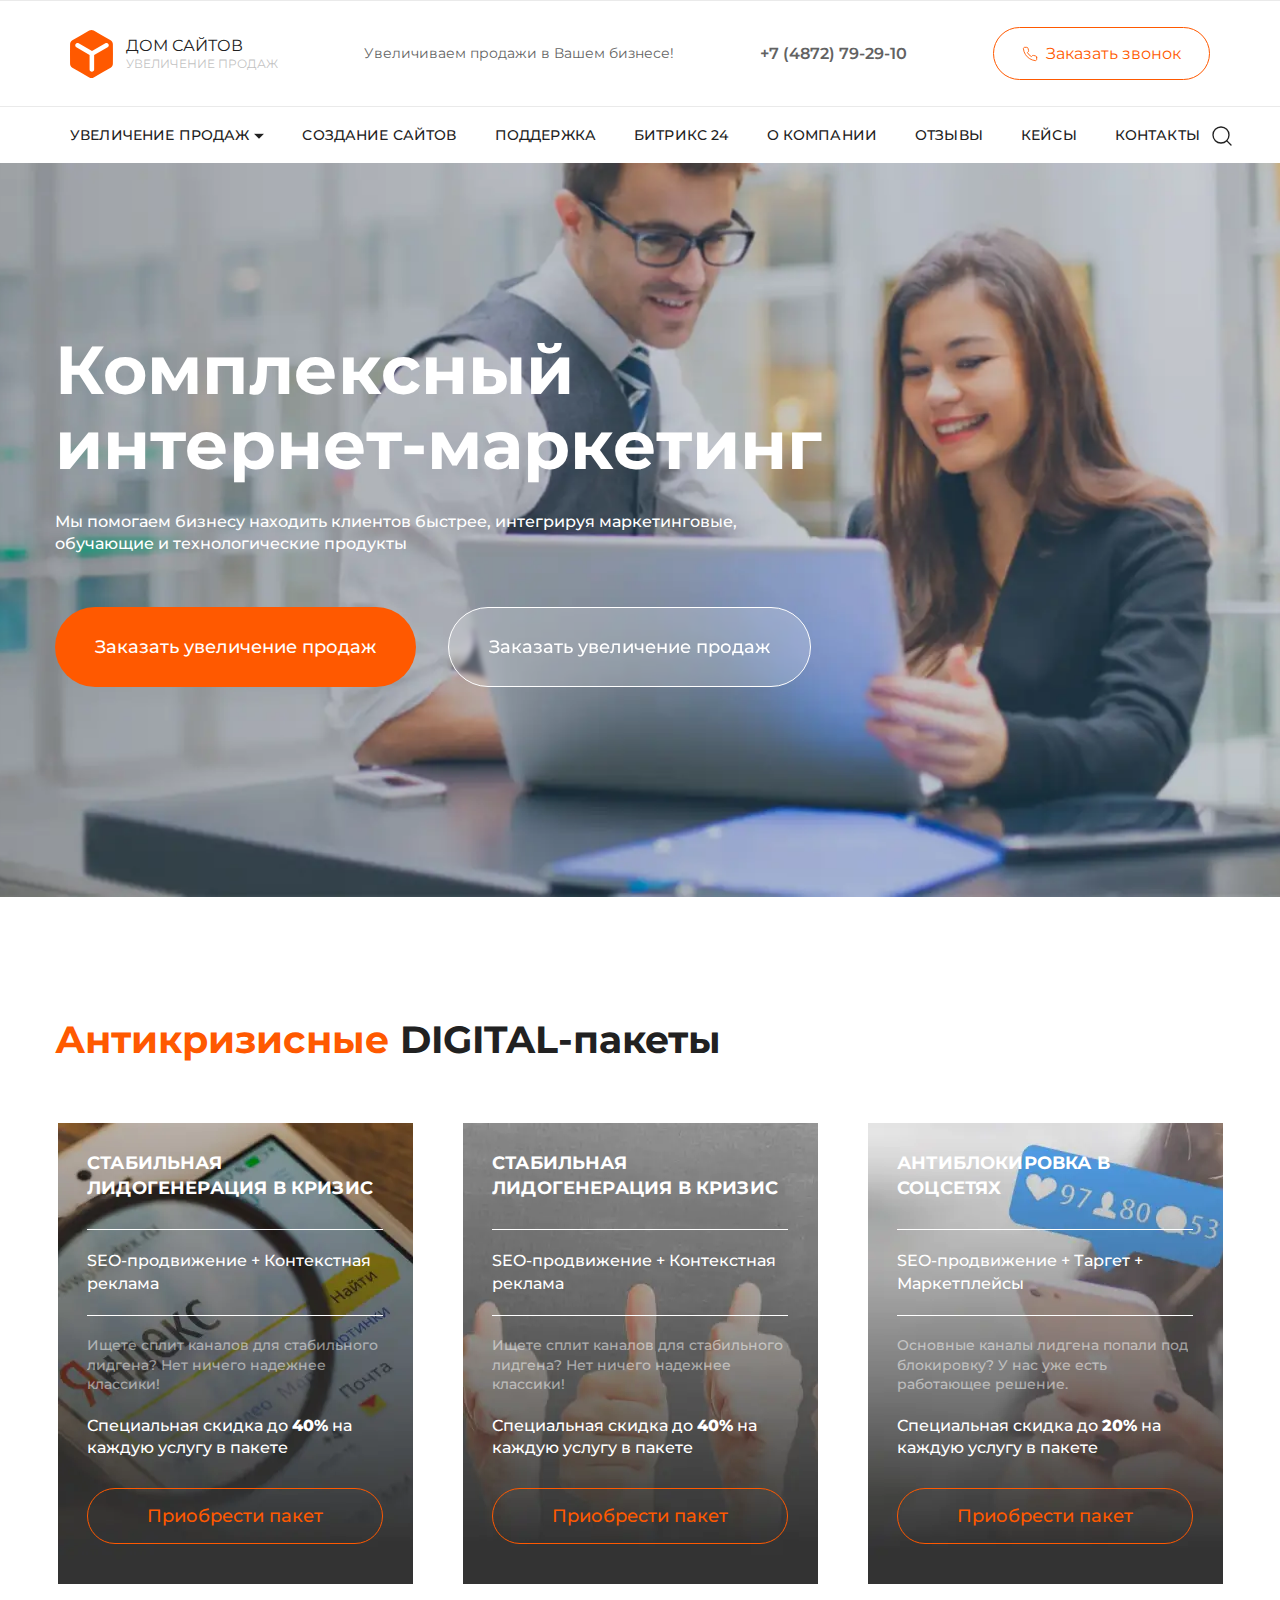
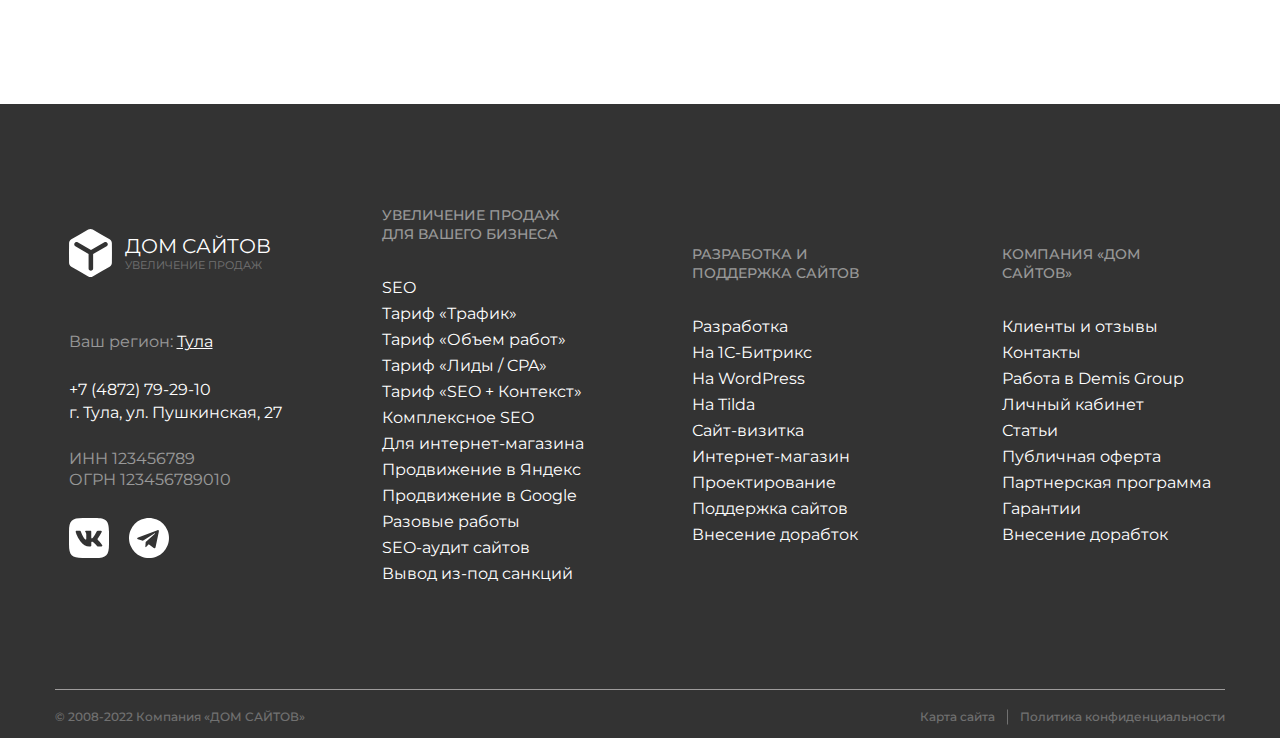
<file: portfolio/sites_home/index.html>
<!DOCTYPE html>
<html lang="ru">

<head>
	<title>Главная</title>
	<meta charset="UTF-8" />
	<meta name="format-detection" content="telephone=no" />
	<!-- <style>body{opacity: 0;}</style> -->
	<link rel="stylesheet" href="css/style.min.css?_v=20230207144459" />
	<!-- <link rel="shortcut icon" href=""> -->
	<!-- <meta name="robots" content="noindex, nofollow"> -->
	<meta name="viewport" content="width=device-width, initial-scale=1.0" />
</head>

<body>
	<div class="wrapper">
		<header class="header">
			<div class="header-top">
				<div class="header-top__container">
					<div class="header-top__wrapper">
						<a href="" class="header-top__logo">
							<svg class="header-logo__img" width="43" height="48" viewBox="0 0 43 48" fill="none" xmlns="http://www.w3.org/2000/svg">
								<path fill-rule="evenodd" clip-rule="evenodd" d="M23.7264 0.59247C22.3322 -0.19749 20.6255 -0.19749 19.2314 0.59247L10.7394 5.40428L2.32507 10.3504C0.943673 11.1625 0.0903286 12.6401 0.0775905 14.242L0 24L0.0775905 33.758C0.0903286 35.3599 0.943672 36.8375 2.32507 37.6496L10.7394 42.5957L19.2314 47.4075C20.6255 48.1975 22.3322 48.1975 23.7264 47.4075L32.2183 42.5957L40.6327 37.6496C42.0141 36.8375 42.8674 35.3599 42.8802 33.758L42.9578 24L42.8802 14.242C42.8674 12.6401 42.0141 11.1625 40.6327 10.3504L32.2183 5.40428L23.7264 0.59247ZM24.1376 25.1119L37.6476 17.3142C38.7376 16.6851 39.111 15.2918 38.4817 14.2021C37.8524 13.1124 36.4586 12.7391 35.3686 13.3682L22.0041 21.0819L8.63947 13.3682C7.54948 12.7391 6.15571 13.1124 5.5264 14.2021C4.89709 15.2917 5.27055 16.6851 6.36054 17.3142L19.5798 24.9441V39.568C19.5798 40.8263 20.6001 41.8463 21.8587 41.8463C23.1173 41.8463 24.1376 40.8263 24.1376 39.568V25.1119Z" fill="#FF5900" />
							</svg>
							<div class="heasder-logo__text logo-text">
								<p class="logo-text__title">ДОМ САЙТОВ</p>
								<p class="logo-text__subtitle">УВЕЛИЧЕНИЕ ПРОДАЖ</p>
							</div>
						</a>

						<div class="header-top__title">Увеличиваем продажи в Вашем бизнесе!</div>
						<div class="header-top__phone">
							<a class="top-phone__link" href="tel:+74872792910">+7 (4872) 79-29-10</a>
						</div>
						<button class="button top-button">
							<div class="top-button__wrap">
								<svg width="16" height="16" viewBox="0 0 36 36" fill="none" xmlns="http://www.w3.org/2000/svg">
									<path d="M32.9999 25.38V29.88C33.0016 30.2978 32.916 30.7113 32.7487 31.094C32.5813 31.4768 32.3358 31.8204 32.028 32.1028C31.7202 32.3852 31.3568 32.6002 30.961 32.7341C30.5653 32.8679 30.146 32.9176 29.7299 32.88C25.1142 32.3785 20.6804 30.8012 16.7849 28.275C13.1606 25.972 10.0879 22.8993 7.7849 19.275C5.24987 15.3618 3.67226 10.9065 3.1799 6.27C3.14242 5.8552 3.19171 5.43714 3.32465 5.04244C3.45759 4.64773 3.67126 4.28503 3.95205 3.97743C4.23284 3.66983 4.57461 3.42406 4.95559 3.25578C5.33657 3.0875 5.74841 3.00039 6.1649 3H10.6649C11.3929 2.99284 12.0986 3.25062 12.6505 3.7253C13.2025 4.19998 13.563 4.85917 13.6649 5.58C13.8548 7.0201 14.2071 8.43409 14.7149 9.795C14.9167 10.3319 14.9604 10.9154 14.8408 11.4763C14.7211 12.0373 14.4432 12.5522 14.0399 12.96L12.1349 14.865C14.2702 18.6203 17.3796 21.7297 21.1349 23.865L23.0399 21.96C23.4477 21.5567 23.9626 21.2788 24.5236 21.1591C25.0845 21.0395 25.668 21.0832 26.2049 21.285C27.5658 21.7928 28.9798 22.1451 30.4199 22.335C31.1485 22.4378 31.814 22.8048 32.2897 23.3662C32.7654 23.9277 33.0182 24.6444 32.9999 25.38Z" stroke="#FF5900" stroke-width=" 2" stroke-linecap="round" stroke-linejoin="round" />
								</svg>
								<p class="top-button__text">Заказать звонок</p>
							</div>
						</button>
					</div>
				</div>
			</div>
			<div class="header-down">
				<div class="header-down__container">
					<ul class="header-nav__list nav-list">
						<li class="nav-list__item submenu">
							<a href="#">Увеличение продаж</a>
							<ul class="nav-sublist">
								<li class="nav-sublist__item">
									<a href="#">Пункт 1</a>
									<img class="nav-sublist_hit" src="img/icons/hit.svg" alt="" />
								</li>
								<li class="nav-sublist__item"><a href="#">SEO продвижение сайтов в Яндекс</a></li>
								<li class="nav-sublist__item"><a href="#">Проведение бизнеса в социальных сетях</a></li>
								<li class="nav-sublist__item"><a href="#">Пункт 4</a></li>
							</ul>
						</li>
						<li class="nav-list__item">
							<a href="#">Создание сайтов</a>
						</li>
						<li class="nav-list__item">
							<a href="#">Поддержка</a>
						</li>
						<li class="nav-list__item">
							<a href="#">Битрикс 24</a>
						</li>
						<li class="nav-list__item">
							<a href="#">О компании</a>
						</li>
						<li class="nav-list__item">
							<a href="#">Отзывы</a>
						</li>
						<li class="nav-list__item">
							<a href="#">кейсы</a>
						</li>
						<li class="nav-list__item">
							<a href="#">контакты</a>
						</li>
					</ul>
					<div class="serch__wrap">
						<img class="header-down__img" src="img/icons/search.svg" alt="" />
						<input class="search__area" type="search" name="searchInput" placeholder="Поиск по сайту" required />
					</div>
				</div>
			</div>
		</header>

		<main class="page">
			<section class="present">
				<div class="present__container">
					<div class="present__wrap">
						<h1 class="headline-1 headline-1_white">Комплексный интернет-маркетинг</h1>
						<p class="caption caption_white">
							Мы помогаем бизнесу находить клиентов быстрее, интегрируя маркетинговые, обучающие и технологические продукты
						</p>
						<div class="present__button">
							<button class="button button_orange" type="button">
								<p class="button__text button-title__1">Заказать увеличение продаж</p>
							</button>

							<button class="button button_white" type="button">
								<p class="button__text button-title__1">Заказать увеличение продаж</p>
							</button>
						</div>
					</div>
				</div>
			</section>
			<section class="packets">
				<div class="packets__container">
					<h2 class="headline-2"><span>Антикризисные</span> DIGITAL-пакеты</h2>
					<div class="packets__cards">
						<div class="packets-card card_1">
							<div class="packets-card__wrap">
								<h3 class="headline-3 packets-card__title">СТАБИЛЬНАЯ ЛИДОГЕНЕРАЦИЯ В КРИЗИС</h3>
								<p class="text packets-card__text">SEO-продвижение + Контекстная реклама</p>
								<p class="caption packets-card__descr">
									Ищете сплит каналов для стабильного лидгена? Нет ничего надежнее классики!
								</p>
								<p class="text packets-card__text_sail">Специальная скидка до <span>40%</span> на каждую услугу в пакете</p>
								<button class="button packets-card__button" type="button">
									<p class="button-title__1 packets-button__title">Приобрести пакет</p>
								</button>
							</div>
						</div>

						<div class="packets-card card_2">
							<div class="packets-card__wrap">
								<h3 class="headline-3 packets-card__title">СТАБИЛЬНАЯ ЛИДОГЕНЕРАЦИЯ В КРИЗИС</h3>
								<p class="text packets-card__text">SEO-продвижение + Контекстная реклама</p>
								<p class="caption packets-card__descr">
									Ищете сплит каналов для стабильного лидгена? Нет ничего надежнее классики!
								</p>
								<p class="text packets-card__text_sail">Специальная скидка до <span>40%</span> на каждую услугу в пакете</p>
								<button class="button packets-card__button" type="button">
									<p class="button-title__1 packets-button__title">Приобрести пакет</p>
								</button>
							</div>
						</div>

						<div class="packets-card card_3">
							<div class="packets-card__wrap">
								<h3 class="headline-3 packets-card__title">АНТИБЛОКИРОВКА В СОЦСЕТЯХ</h3>
								<p class="text packets-card__text">SEO-продвижение + Таргет + Маркетплейсы</p>
								<p class="caption packets-card__descr">
									Основные каналы лидгена попали под блокировку? У нас уже есть работающее решение.
								</p>
								<p class="text packets-card__text_sail">Специальная скидка до <span>20%</span> на каждую услугу в пакете</p>
								<button class="button packets-card__button" type="button">
									<p class="button-title__1 packets-button__title">Приобрести пакет</p>
								</button>
							</div>
						</div>
					</div>
				</div>
			</section>
		</main>
		<footer class="footer">
			<div class="footer__container">
				<div class="footer__top">
					<div class="footer-contact">
						<div class="footer-contact__logo">
							<a href="#" class="header-top__logo">
								<svg width="43" height="48" viewBox="0 0 43 48" fill="none" xmlns="http://www.w3.org/2000/svg">
									<path fill-rule="evenodd" clip-rule="evenodd" d="M23.7264 0.59247C22.3322 -0.19749 20.6255 -0.19749 19.2314 0.59247L10.7394 5.40428L2.32507 10.3504C0.943673 11.1625 0.0903286 12.6401 0.0775905 14.242L0 24L0.0775905 33.758C0.0903286 35.3599 0.943672 36.8375 2.32507 37.6496L10.7394 42.5957L19.2314 47.4075C20.6255 48.1975 22.3322 48.1975 23.7264 47.4075L32.2183 42.5957L40.6327 37.6496C42.0141 36.8375 42.8674 35.3599 42.8802 33.758L42.9578 24L42.8802 14.242C42.8674 12.6401 42.0141 11.1625 40.6327 10.3504L32.2183 5.40428L23.7264 0.59247ZM24.1376 25.1119L37.6476 17.3142C38.7376 16.6851 39.111 15.2918 38.4817 14.2021C37.8524 13.1124 36.4586 12.7391 35.3686 13.3682L22.0041 21.0819L8.63947 13.3682C7.54948 12.7391 6.15571 13.1124 5.5264 14.2021C4.89709 15.2917 5.27055 16.6851 6.36054 17.3142L19.5798 24.9441V39.568C19.5798 40.8263 20.6001 41.8463 21.8587 41.8463C23.1173 41.8463 24.1376 40.8263 24.1376 39.568V25.1119Z" fill="#ffffff" />
								</svg>
								<div class="heasder-logo__text logo-text footer-logo__text">
									<p class="logo-text__title footer-logo__title">ДОМ САЙТОВ</p>
									<p class="logo-text__subtitle footer-logo__subtitle">УВЕЛИЧЕНИЕ ПРОДАЖ</p>
								</div>
							</a>
						</div>
						<div class="footer-contact__region">
							<p>Ваш регион:</p>
							<a href="#">Тула</a>
						</div>
						<div class="header-top__phone footer-contact__phone">
							<a class="top-phone__link" href="tel:+74872792910">+7 (4872) 79-29-10</a>
							<p class="footer-contact__cityadress">г. Тула, ул. Пушкинская, 27</p>
						</div>
						<div class="footer-contact__bank">
							<p>ИНН 123456789</p>
							<p>ОГРН 123456789010</p>
						</div>
						<div class="footer-contact__social">
							<a href="https://vk.com/"><img src="img/icons/Vk.svg" alt="" /></a>
							<a href="#"><img src="img/icons/telegram.svg" alt="" /></a>
						</div>
					</div>
					<div class="footer-price">
						<ul class="footer-price__list">
							<h4 class="caption footer-price__title">УВЕЛИЧЕНИЕ ПРОДАЖ ДЛЯ ВАШЕГО БИЗНЕСА</h4>
							<li class="footer-price__item">
								<a href="" class="footer-price__link">SEO</a>
							</li>
							<li class="footer-price__item">
								<a href="" class="footer-price__link">Тариф «Трафик»</a>
							</li>
							<li class="footer-price__item">
								<a href="" class="footer-price__link">Тариф «Объем работ»</a>
							</li>
							<li class="footer-price__item">
								<a href="" class="footer-price__link">Тариф «Лиды / CPA»</a>
							</li>
							<li class="footer-price__item">
								<a href="" class="footer-price__link">Тариф «SEO + Контекст»</a>
							</li>
							<li class="footer-price__item">
								<a href="" class="footer-price__link">Комплексное SEO</a>
							</li>
							<li class="footer-price__item">
								<a href="" class="footer-price__link">Для интернет-магазина</a>
							</li>
							<li class="footer-price__item">
								<a href="" class="footer-price__link">Продвижение в Яндекс</a>
							</li>
							<li class="footer-price__item">
								<a href="" class="footer-price__link">Продвижение в Google</a>
							</li>
							<li class="footer-price__item">
								<a href="" class="footer-price__link">Разовые работы</a>
							</li>
							<li class="footer-price__item">
								<a href="" class="footer-price__link">SEO-аудит сайтов</a>
							</li>
							<li class="footer-price__item">
								<a href="" class="footer-price__link">Вывод из-под санкций</a>
							</li>
						</ul>
					</div>
					<div class="footer-price">
						<ul class="footer-price__list">
							<h4 class="caption footer-price__title">РАЗРАБОТКА И ПОДДЕРЖКА САЙТОВ</h4>
							<li class="footer-price__item">
								<a href="" class="footer-price__link">Разработка</a>
							</li>
							<li class="footer-price__item">
								<a href="" class="footer-price__link">На 1С-Битрикс</a>
							</li>
							<li class="footer-price__item">
								<a href="" class="footer-price__link">На WordPress</a>
							</li>
							<li class="footer-price__item">
								<a href="" class="footer-price__link">На Tilda</a>
							</li>
							<li class="footer-price__item">
								<a href="" class="footer-price__link">Сайт-визитка</a>
							</li>
							<li class="footer-price__item">
								<a href="" class="footer-price__link">Интернет-магазин</a>
							</li>
							<li class="footer-price__item">
								<a href="" class="footer-price__link">Проектирование</a>
							</li>
							<li class="footer-price__item">
								<a href="" class="footer-price__link">Поддержка сайтов</a>
							</li>
							<li class="footer-price__item">
								<a href="" class="footer-price__link">Внесение дорабток</a>
							</li>
						</ul>
					</div>
					<div class="footer-price">
						<ul class="footer-price__list">
							<h4 class="caption footer-price__title">КОМПАНИЯ «ДОМ САЙТОВ»</h4>
							<li class="footer-price__item">
								<a href="" class="footer-price__link">Клиенты и отзывы</a>
							</li>
							<li class="footer-price__item">
								<a href="" class="footer-price__link">Контакты</a>
							</li>
							<li class="footer-price__item">
								<a href="" class="footer-price__link">Работа в Demis Group</a>
							</li>
							<li class="footer-price__item">
								<a href="" class="footer-price__link">Личный кабинет</a>
							</li>
							<li class="footer-price__item">
								<a href="" class="footer-price__link">Статьи</a>
							</li>
							<li class="footer-price__item">
								<a href="" class="footer-price__link">Публичная оферта</a>
							</li>
							<li class="footer-price__item">
								<a href="" class="footer-price__link">Партнерская программа</a>
							</li>
							<li class="footer-price__item">
								<a href="" class="footer-price__link">Гарантии</a>
							</li>
							<li class="footer-price__item">
								<a href="" class="footer-price__link">Внесение дорабток</a>
							</li>
						</ul>
					</div>
				</div>
				<div class="footer__bot">
					<p class="footer-bot__copyright">© 2008-2022 Компания «ДОМ САЙТОВ»</p>
					<div class="footer-bot__atribute">
						<a href="" class="footer-bot__sitemap">Карта сайта</a>
						<a href="" class="footer-bot__politic">Политика конфиденциальности</a>
					</div>
				</div>
			</div>
		</footer>

	</div>
	<!-- <div id="popup" aria-hidden="true" class="popup">
	<div class="popup__wrapper">
		<div class="popup__content">
			<button data-close type="button" class="popup__close">Закрыть</button>
			<div class="popup__text">
				Text
			</div>
		</div>
	</div>
</div> -->
	<script src="js/app.min.js?_v=20230207144459"></script>
</body>

</html>
</file>
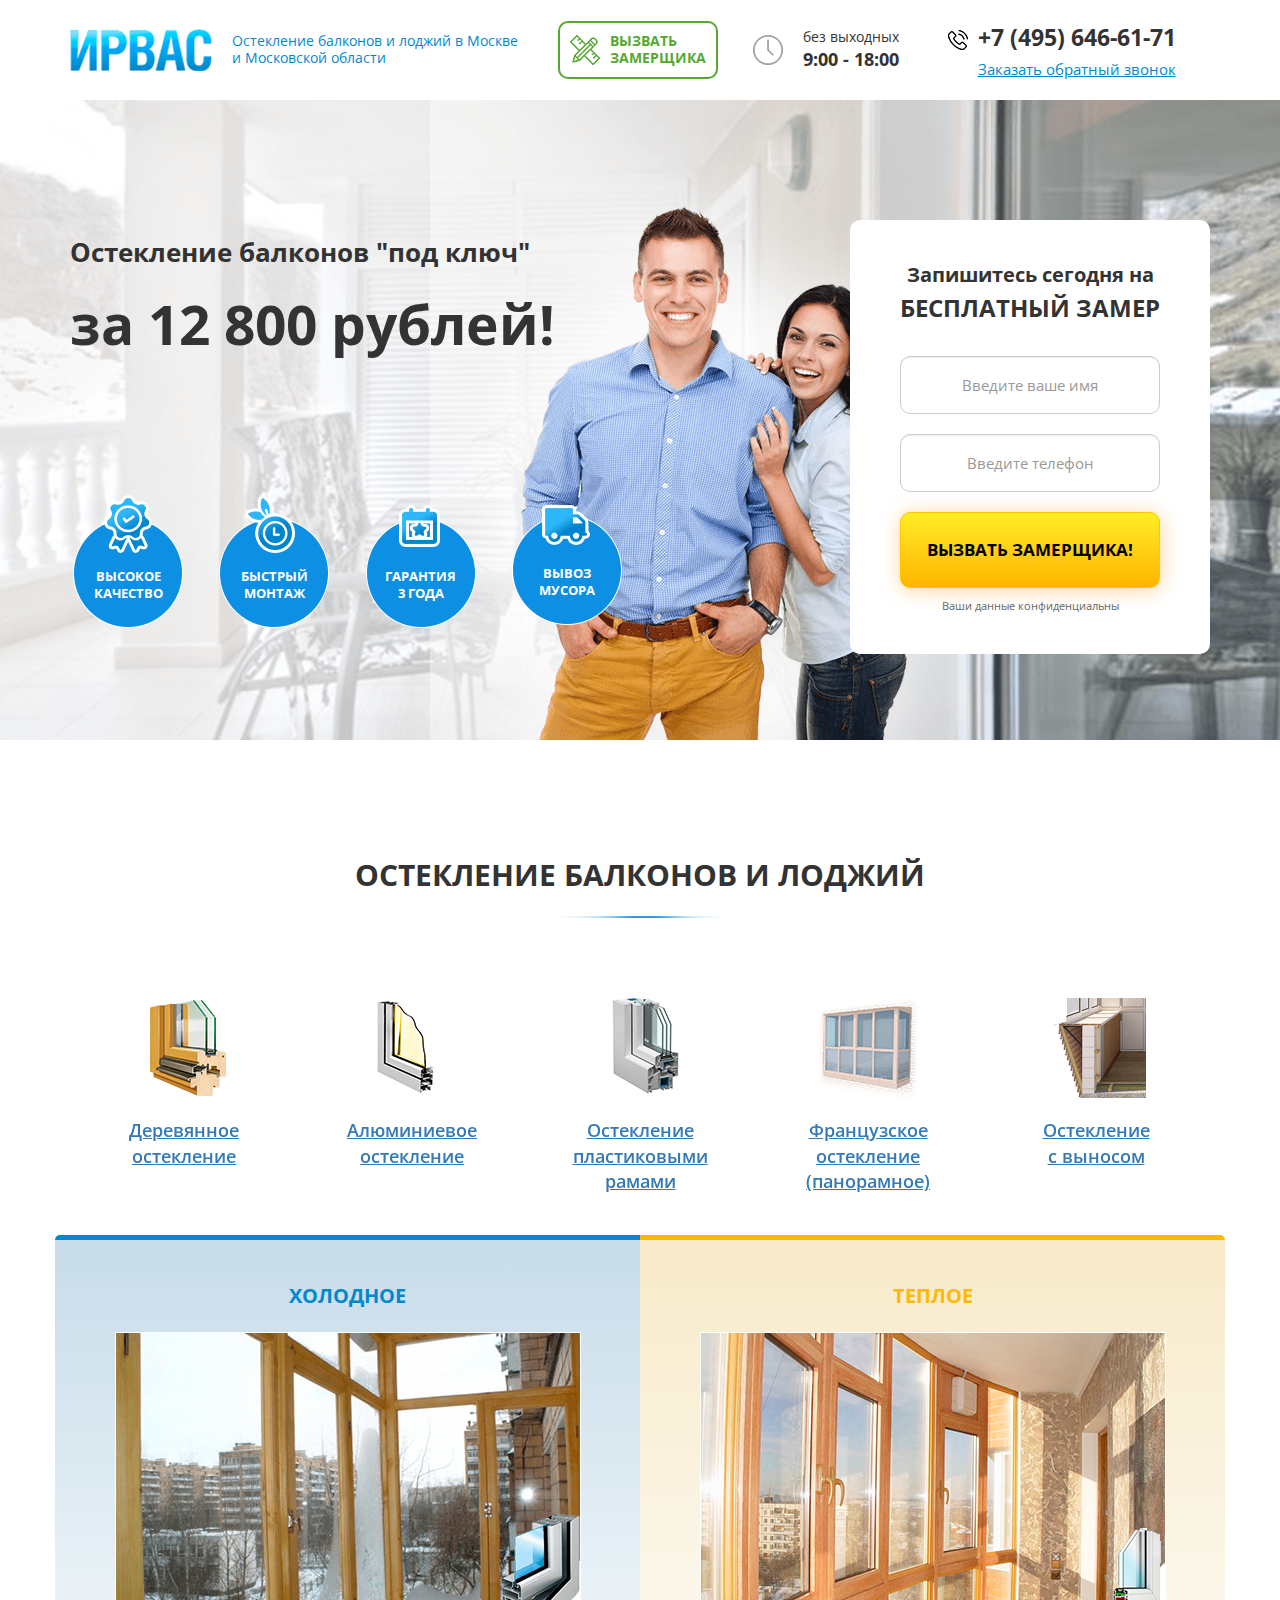
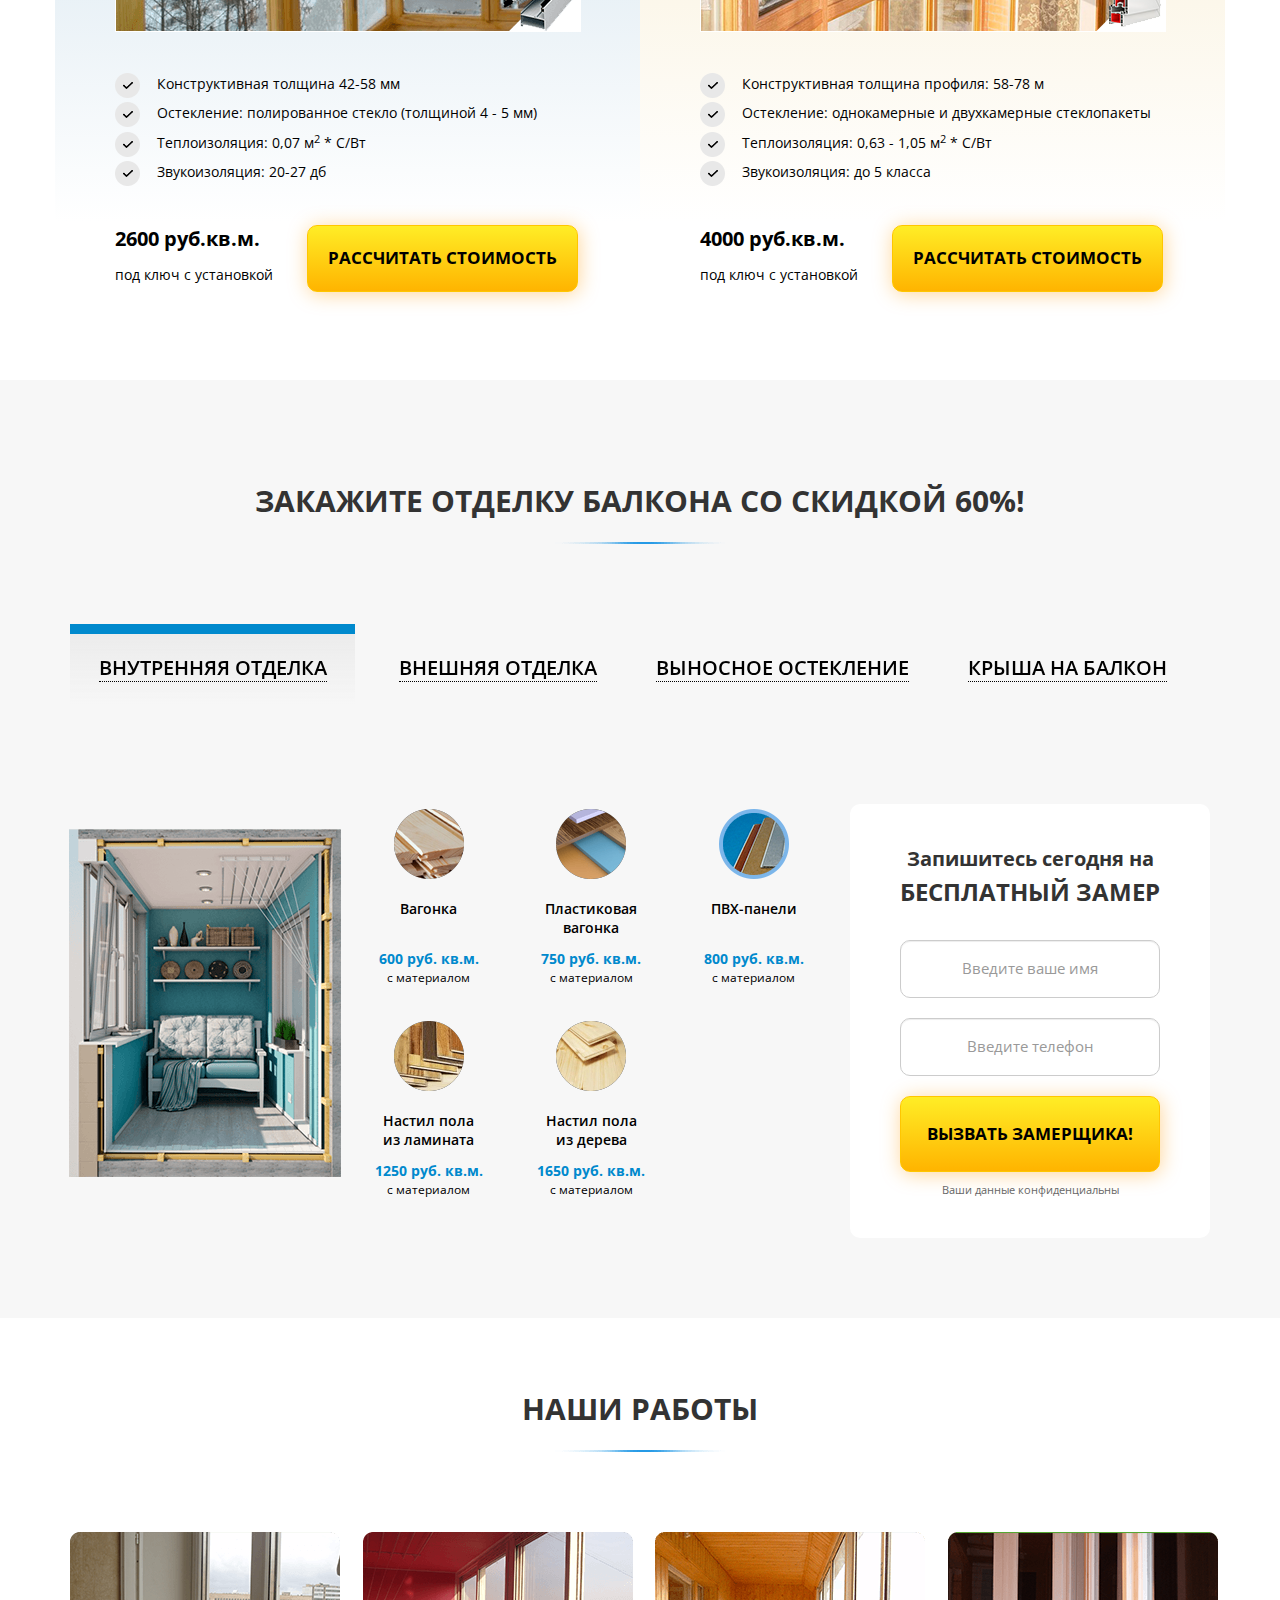
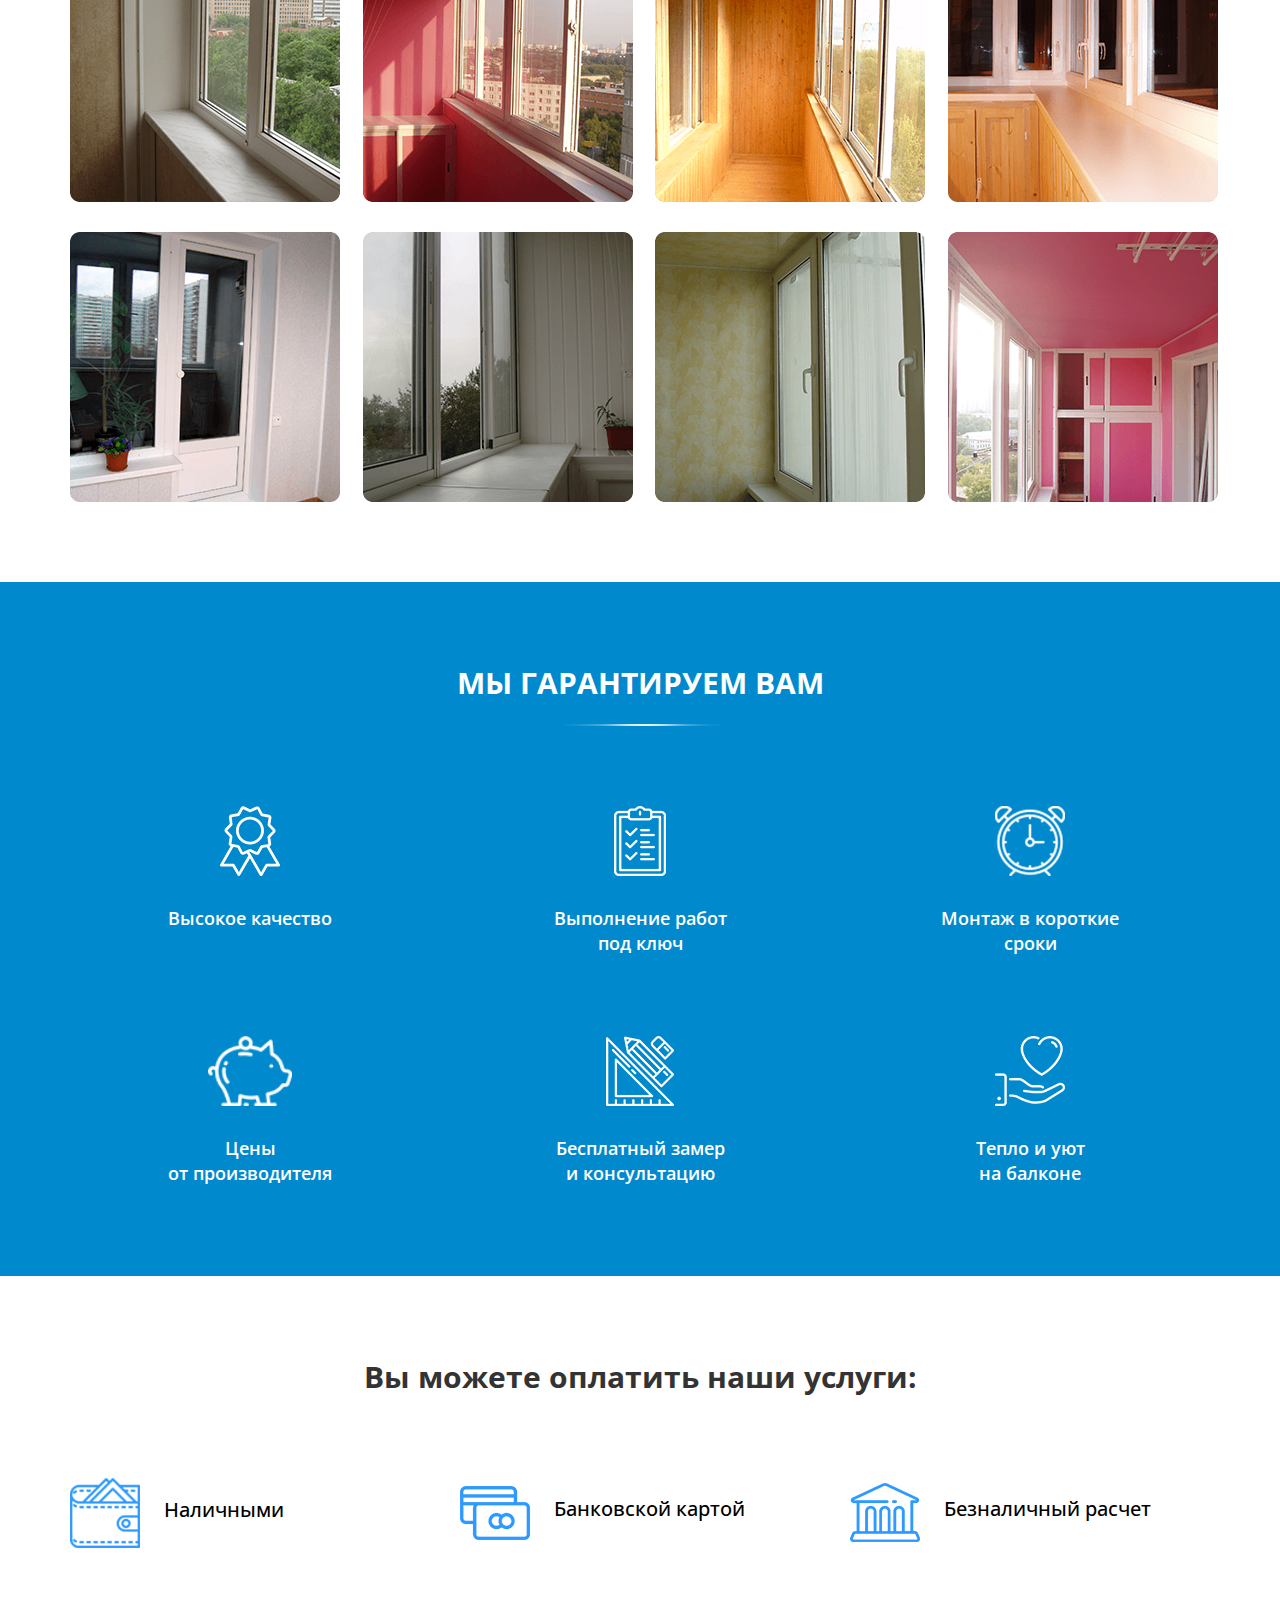
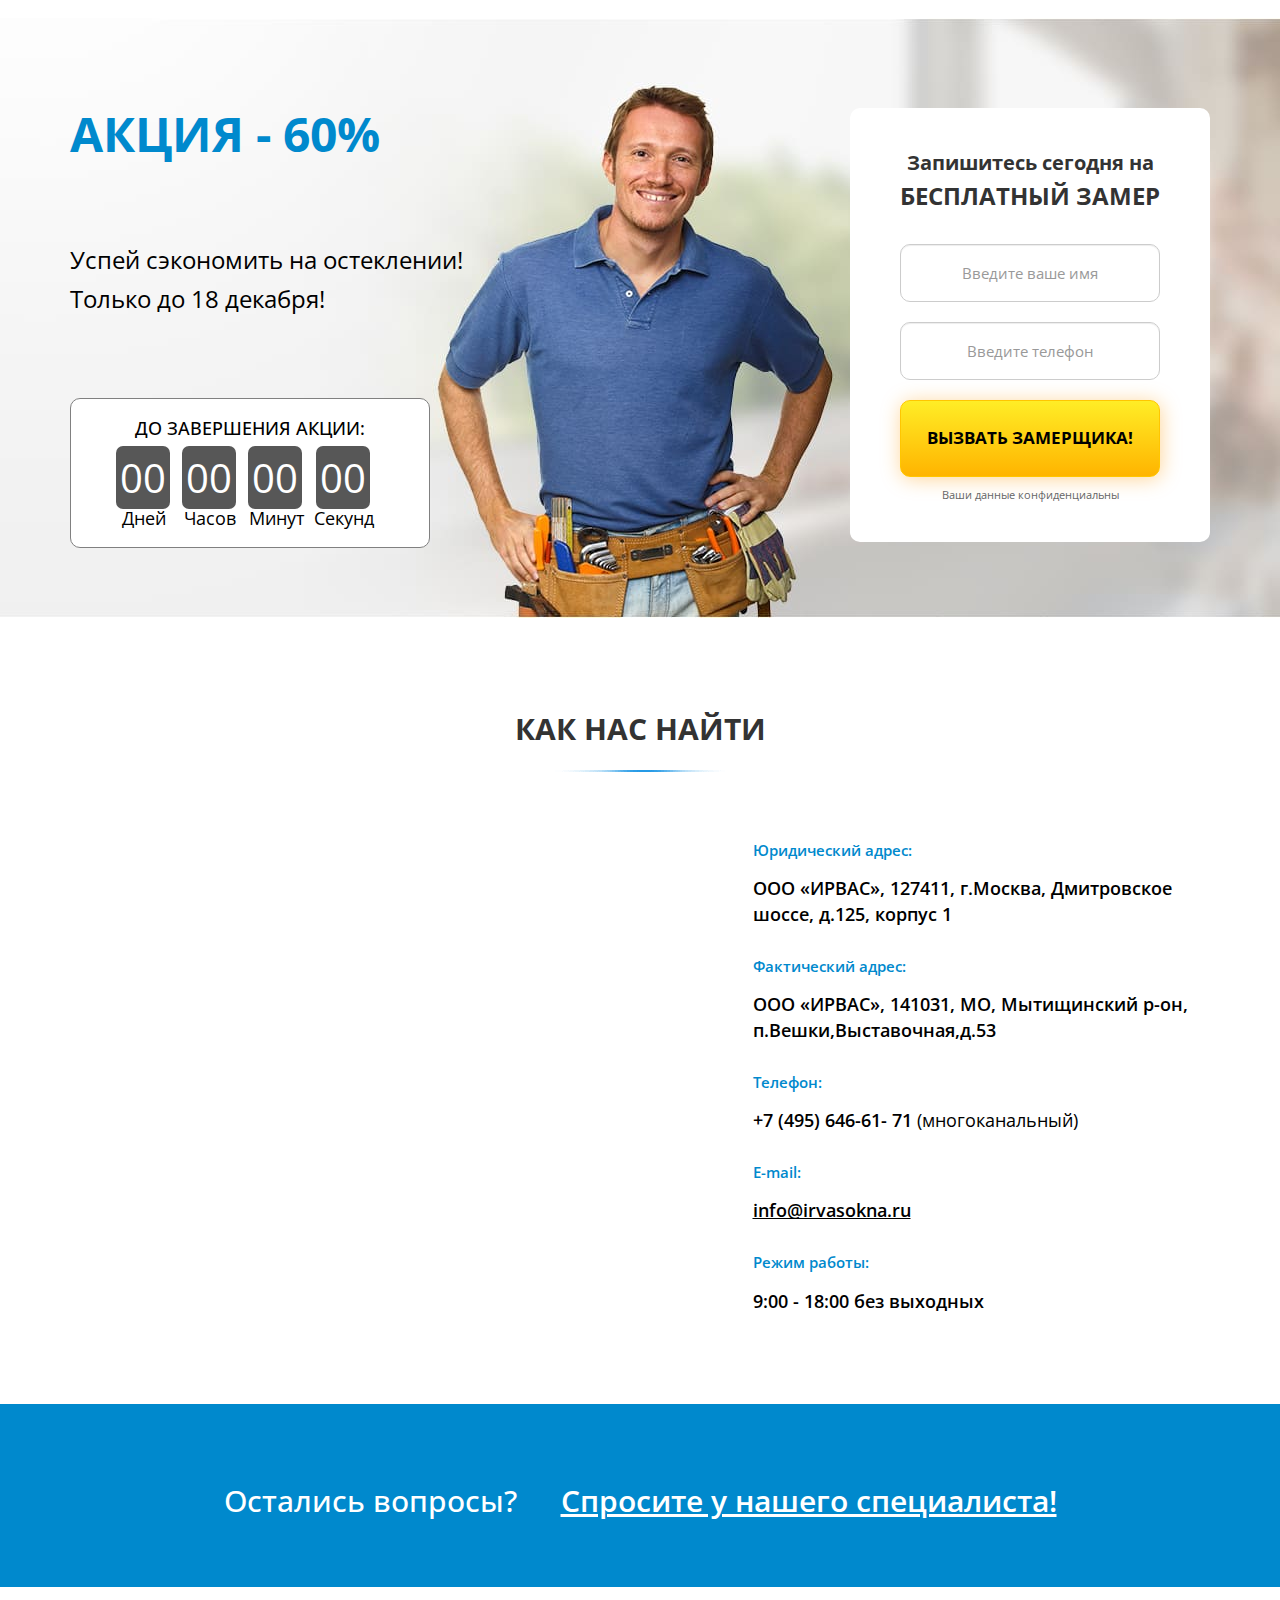
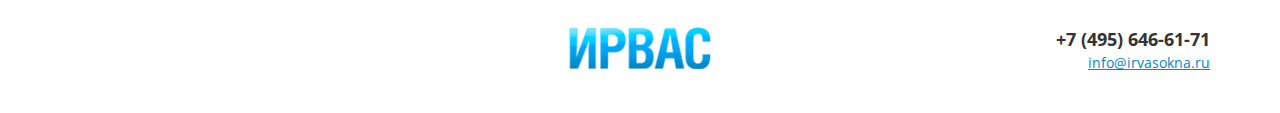
<file: portfolio/window/index.html>
<!DOCTYPE html>
<html lang="ru">
  <head>
    <meta charset="utf-8">
    <meta http-equiv="X-UA-Compatible" content="IE=edge">
    <meta name="viewport" content="width=device-width, initial-scale=1">
    <link rel="icon" href="/favicon.ico">
    <title>Ирвас окна</title>
    <link href="assets/css/bootstrap.css" rel="stylesheet">
    <!-- Fonts -->
    <link href="https://fonts.googleapis.com/css?family=Open+Sans:400,700" rel="stylesheet">
    <!-- Slick Slider -->
    <link rel="stylesheet" href="assets/slick/slick.css">
    <link rel="stylesheet" href="assets/slick/slick-theme.css">
    <!-- Animate -->
    <link rel="stylesheet" href="assets/css/animate.min.css">
    <link href="assets/css/style.css" rel="stylesheet">


  </head>

  <body>
    <header class="header">
      <div class="container">
        <div class="row">

          <div class="col-md-5 col-sm-3 col-xs-12">
            <div class="logo">
              <div class="logo_img">
                <img src="assets/img/header/logo.png" alt="#">
              </div>
              <p>Остекление балконов и лоджий в Москве и Московской области</p>
            </div>
          </div>

          <div class="col-md-2 col-sm-3 col-xs-12">
          <div class="header_btn_wrap">
            <div class="header_btn_wrap_block">
              <button class="header_btn text-uppercase text-left popup_engineer_btn">
                  Вызвать <br>замерщика
              </button>
            </div>
          </div>
          </div>

          <div class="col-md-2 col-sm-3 col-xs-6 text-left">
            <div class="working_hours">
              <div class="working_hours_img">
                <img src="assets/img/header/clock.png" alt="#">
              </div>
              <p>без выходных <span>9:00 - 18:00</span></p>
            </div>
          </div>

          <div class="col-md-3 col-sm-3 col-xs-6">
            <div class="contact_us">
              <div class="contact_us_wrap">
                <a href="#"><img src="assets/img/header/phone.png" alt="#">+7 (495) 646-61-71</a>
                <a class="phone_link" href="#">Заказать обратный звонок</a>
              </div>
            </div>
          </div>

        </div>
      </div>
    </header>

    <!-- Main -->
    <main class="main">
      <div class="container">
        <div class="row">

          <div class="col-lg-6 col-md-7 wow fadeInLeft">
            <h1><span>Остекление балконов "под ключ"<br></span>за 12 800 рублей!</h1>
            <div class="main_features">

            <div class="row">

              <div class="col-sm-3 col-xs-6">
                <div class="main_features_block">
                  <img src="assets/img/main/icons/quality.png" alt="">
                  <p>Высокое <br>качество</p>
                </div>
              </div>

              <div class="col-sm-3 col-xs-6">
                <div class="main_features_block">
                  <img src="assets/img/main/icons/time.png" alt="">
                  <p>Быстрый <br>монтаж</p>
                </div>
              </div>

              <div class="col-sm-3 col-xs-6">
                <div class="main_features_block">
                  <img class="small_img" src="assets/img/main/icons/guaranty.png" alt="">
                  <p>Гарантия <br>3 года</p>
                </div>
              </div>

              <div class="col-sm-3 col-xs-6">
                <div class="main_features_block">
                  <img class="small_img" src="assets/img/main/icons/delivery.png" alt="">
                  <p>Вывоз <br>мусора</p>
                </div>
              </div>

            </div>

            </div>
          </div>

          <div class="col-lg-4 col-lg-offset-2 col-md-5 col-md-offset-0 col-sm-8 col-sm-offset-2 col-xs-12 wow fadeInRight">
            <form class="form main_form" action="#">
              <h2>Запишитесь сегодня на <br><span>бесплатный замер</span></h2>
              <input class="form-control form_input" name="user_name" required type="text" placeholder="Введите ваше имя">
              <input class="form-control form_input" name="user_phone" required type="text" placeholder="Введите телефон">
              <button class="text-uppercase btn-block button" name="submit" type="submit">Вызвать замерщика!</button>
              <p class="form_notice">Ваши данные конфиденциальны</p>
            </form>
          </div>

        </div>
      </div>
    </main>

    <!-- Glazing -->
    <section class="glazing">
      <div class="container">

        <div class="section_header">
          <h2>Остекление балконов и лоджий</h2>
          <div class="section_header_sub"></div>
        </div>

        <!-- Slider -->
        <div class="glazing_slider">
          <div class="glazing_block text-center wow fadeInUp">
            <img src="assets/img/glazing/icons/1.png" alt="#">
            <a class="tree_link">Деревянное <br>остекление</a>
          </div>
          <div class="glazing_block text-center wow fadeInUp" data-wow-delay="0.1s">
            <img src="assets/img/glazing/icons/2.png" alt="#">
            <a class="aluminum_link">Алюминиевое <br>остекление</a>
          </div>
          <div class="glazing_block text-center wow fadeInUp" data-wow-delay="0.2s">
            <img src="assets/img/glazing/icons/3.png" alt="#">
            <a class="plastic_link">Остекление <br>пластиковыми <br>рамами</a>
          </div>
          <div class="glazing_block text-center wow fadeInUp" data-wow-delay="0.3s">
            <img src="assets/img/glazing/icons/4.png" alt="#">
            <a class="french_link">Французское <br>остекление <br>(панорамное)</a>
          </div>
          <div class="glazing_block text-center wow fadeInUp" data-wow-delay="0.4s">
            <img src="assets/img/glazing/icons/5.png" alt="#">
            <a class="rise_link">Остекление <br>с выносом</a>
          </div>
        </div>

        <!-- Tree -->
        <div class="row tree glazing_content faded bounceInLeft">

          <div class="col-md-6 no-padding">
          <div class="glazing_cold">
            <h3>Холодное</h3>
            <img src="assets/img/glazing/img_cold.png" alt="#">
            <ul>
              <li>Конструктивная толщина 42-58 мм</li>
              <li>Остекление: полированное стекло (толщиной 4 - 5 мм)</li>
               <li>Теплоизоляция: 0,07 м<sup>2</sup> * С/Вт</li>
              <li>Звукоизоляция: 20-27 дб</li>
            </ul>
          </div> 
            <div class="glazing_price">
                <p>2600 руб.кв.м.<br><span>под ключ с установкой</span></p>
                <button class="button glazing_price_btn text-uppercase popup_calc_btn">Рассчитать стоимость</button>
            </div>
          </div>

          <div class="col-md-6 no-padding">
            <div class="glazing_warm">
              <h3>теплое</h3>
              <img src="assets/img/glazing/img_warm.png" alt="#">
              <ul>
                <li>Конструктивная толщина профиля: 58-78 м</li>
                <li>Остекление: однокамерные и двухкамерные стеклопакеты</li>
                <li>Теплоизоляция: 0,63 - 1,05 м<sup>2</sup> * С/Вт</li>
                <li>Звукоизоляция: до 5 класса</li>
              </ul>
            </div> 
            <div class="glazing_price">
                <p>4000 руб.кв.м.<br><span>под ключ с установкой</span></p>
                <button class="button glazing_price_btn text-uppercase popup_calc_btn">Рассчитать стоимость</button>
            </div>
          </div>

        </div> <!-- /Tree -->

        <!-- Aluminum -->
        <div class="row aluminum glazing_content faded bounceInLeft">

          <div class="col-md-6 no-padding">
          <div class="glazing_cold">
            <h3>Холодное</h3>
            <img src="assets/img/glazing/aluminum/cold.jpg" alt="#">
            <ul>
              <li>Конструктивная толщина 40-50 мм</li>
              <li>Остекление: полированное стекло (толщиной 4 - 5 мм)</li>
              <li>Теплоизоляция: 0,07 м<sup>2</sup> * С/Вт</li>
              <li>Звукоизоляция: 20-27 дб</li>
            </ul>
          </div> 
            <div class="glazing_price">
                <p>4000 руб.кв.м.<br><span>под ключ с установкой</span></p>
                <button class="button glazing_price_btn text-uppercase popup_calc_btn">Рассчитать стоимость</button>
            </div>
          </div>

          <div class="col-md-6 no-padding">
            <div class="glazing_warm">
              <h3>теплое</h3>
              <img src="assets/img/glazing/aluminum/warm.jpg" alt="#">
              <ul>
                <li>Конструктивная толщина профиля: 60-68 м</li>
                <li>Остекление: однокамерные и двухкамерные стеклопакеты</li>
                <li>Теплоизоляция: 0,63 - 1,05 м<sup>2</sup> * С/Вт</li>
                <li>Звукоизоляция: до 5 класса</li>
              </ul>
            </div> 
            <div class="glazing_price">
                <p>8000 руб.кв.м.<br><span>под ключ с установкой</span></p>
                <button class="button glazing_price_btn text-uppercase popup_calc_btn">Рассчитать стоимость</button>
            </div>
          </div>

        </div> <!-- /Aluminum -->

        <!-- Plastic -->
        <div class="row plastic glazing_content faded bounceInLeft">

          <div class="col-md-6 col-md-offset-3 no-padding">
            <div class="glazing_warm">
              <h3>теплое</h3>
              <img src="assets/img/glazing/plastic/warm.jpg" alt="#">
              <ul>
                <li>Конструктивная толщина профиля: 58-70 м</li>
                <li>Остекление: однокамерные и двухкамерные стеклопакеты</li>
                <li>Теплоизоляция: 0,63 - 1,05 м<sup>2</sup> * С/Вт</li>
                <li>Звукоизоляция: до 5 класса</li>
              </ul>
            </div> 
            <div class="glazing_price">
                <p>5500 руб.кв.м.<br><span>под ключ с установкой</span></p>
                <button class="button glazing_price_btn text-uppercase popup_calc_btn">Рассчитать стоимость</button>
            </div>
          </div>

        </div> <!-- /Plastic -->

        <!-- French -->
        <div class="row french glazing_content faded bounceInLeft">

          <div class="col-md-6 no-padding">
          <div class="glazing_cold">
            <h3>Пластик</h3>
            <img src="assets/img/glazing/french/plastic.jpg" alt="#">
            <ul>
              <li>Конструктивная толщина 58-70 мм</li>
              <li>Остекление: однокамерные и двухкамерные стеклопакеты</li>
               <li>Теплоизоляция: 0,63 - 1,05 м<sup>2</sup> * С/Вт</li>
              <li>Звукоизоляция: до 5 класса</li>
            </ul>
          </div> 
            <div class="glazing_price">
                <p>5500 руб.кв.м.<br><span>под ключ с установкой</span></p>
                <button class="button glazing_price_btn text-uppercase popup_calc_btn">Рассчитать стоимость</button>
            </div>
          </div>

          <div class="col-md-6 no-padding">
            <div class="glazing_warm">
              <h3>Алюминий</h3>
              <img src="assets/img/glazing/french/aluminum.jpg" alt="#">
              <ul>
                <li>Конструктивная толщина профиля: 60-68 мм</li>
                <li>Остекление: однокамерные и двухкамерные стеклопакеты</li>
                <li>Теплоизоляция: 0,63 - 1,05 м<sup>2</sup> * С/Вт</li>
                <li>Звукоизоляция: до 5 класса</li>
              </ul>
            </div> 
            <div class="glazing_price">
                <p>8000 руб.кв.м.<br><span>под ключ с установкой</span></p>
                <button class="button glazing_price_btn text-uppercase popup_calc_btn">Рассчитать стоимость</button>
            </div>
          </div>

        </div> <!-- /French -->

        <!-- Rise -->
        <div class="row rise glazing_content faded bounceInLeft">

          <div class="col-md-6 no-padding">
           <div class="glazing_cold">
             <h3>Алюминий</h3>
             <img src="assets/img/glazing/rise/aluminum.jpg" alt="#">
             <ul>
               <li>Конструктивная толщина 40-50 мм</li>
               <li>Остекление: полированное стекло (толщиной 4 - 5 мм)</li>
               <li>Теплоизоляция: 0,07 м<sup>2</sup> * С/Вт</li>
               <li>Звукоизоляция: 20-27 дб</li>
             </ul>
           </div> 
            <div class="glazing_price">
                <p>4000 руб.кв.м.<br><span>под ключ с установкой</span></p>
                <button class="button glazing_price_btn text-uppercase popup_calc_btn">Рассчитать стоимость</button>
            </div>
          </div>

          <div class="col-md-6 no-padding">
            <div class="glazing_warm">
              <h3>Дерево</h3>
              <img src="assets/img/glazing/rise/tree.jpg" alt="#">
              <ul>
                <li>Конструктивная толщина профиля: 40-42 мм</li>
                <li>Остекление: полированное стекло (толщиной 4 мм)</li>
                <li>Теплоизоляция: 0,07 м<sup>2</sup> * С/Вт</li>
                <li>Звукоизоляция: 20-27 дб</li>
              </ul>
            </div> 
             <div class="glazing_price">
                 <p>8000 руб.кв.м.<br><span>под ключ с установкой</span></p>
                 <button class="button glazing_price_btn text-uppercase popup_calc_btn">Рассчитать стоимость</button>
             </div>
          </div>

        </div><!-- /Rise -->


      </div>
    </section>

    <!-- Decoration -->
    <section class="decoration">
      <div class="container">
        <div class="section_header">
          <h2>ЗАКАЖИТЕ ОТДЕЛКУ БАЛКОНА СО СКИДКОЙ 60%!</h2>
          <div class="section_header_sub"></div>
        </div>
        
        <!-- Slider -->
        <div class="decoration_slider">
            <div class="decoration_item  wow fadeInUp">
              <div class="internal_link no_click after_click"><a>Внутренняя отделка</a></div>
            </div>
            <div class="decoration_item wow fadeInUp" data-wow-delay="0.1s">
              <div class="external_link no_click"><a>Внешняя отделка</a></div>
            </div>
            <div class="decoration_item wow fadeInUp" data-wow-delay="0.2s">
              <div class="rising_link no_click"><a>Выносное остекление</a></div>
            </div>
            <div class="decoration_item wow fadeInUp" data-wow-delay="0.3s">
              <div class="roof_link no_click"><a>Крыша на балкон</a></div>
            </div>
        </div>

        <div class="decoration_content">

          <div class="row">
            
            <!-- internal -->
            <div class="internal">
              <div class="col-lg-3 col-md-4 col-md-offset-0 col-sm-6 col-sm-offset-3 col-xs-8 col-xs-offset-2 no-padding">
                <div class="decoration_img">
                  <img src="assets/img/decoration/decoration_img.png" alt="">
                </div>
              </div>
              <!-- Material -->
              <div class="col-lg-5 col-md-8 col-xs-12">
               <div class="row">
                 <div class="col-lg-4 col-md-4 col-sm-4 col-xs-6">
                   <div class="decoration_content_material text-center">
                     <img src="assets/img/decoration/material/lining.png" alt="#">
                     <h3>Вагонка</h3>
                     <p>600 руб. кв.м.<span>с материалом</span></p>
                   </div>
                 </div>
                 <div class="col-lg-4 col-md-4 col-sm-4 col-xs-6">
                   <div class="decoration_content_material text-center">
                     <img src="assets/img/decoration/material/plastic.png" alt="#">
                     <h3>Пластиковая вагонка</h3>
                     <p>750 руб. кв.м.<span>с материалом</span></p>
                   </div>
                 </div>
                 <div class="col-lg-4 col-md-4 col-sm-4 col-xs-6">
                   <div class="decoration_content_material text-center">
                     <img src="assets/img/decoration/material/pvh.png" alt="#">
                     <h3>ПВХ-панели</h3>
                     <p>800 руб. кв.м.<span>с материалом</span></p>
                   </div>
                 </div>
                 <div class="col-lg-4 col-md-4 col-sm-4 col-xs-6">
                   <div class="decoration_content_material text-center">
                     <img src="assets/img/decoration/material/laminate.png" alt="#">
                     <h3>Настил пола <br>из ламината</h3>
                     <p>1250 руб. кв.м.<span>с материалом</span></p>
                   </div>
                 </div>
                 <div class="col-lg-4 col-md-4 col-sm-4 col-xs-6">
                   <div class="decoration_content_material text-center">
                     <img src="assets/img/decoration/material/tree.png" alt="#">
                     <h3>Настил пола <br>из дерева</h3>
                     <p>1650 руб. кв.м.<span>с материалом</span></p>
                   </div>
                 </div>
               </div>
              </div>
              <div class="col-lg-4 col-lg-offset-0 col-md-6 col-md-offset-3 col-sm-8 col-sm-offset-2 col-xs-12">
                <form class="form main_form decoration_form" action="#">
                  <h2>Запишитесь сегодня на <br><span>бесплатный замер</span></h2>
                  <input class="form-control form_input" name="user_name" required type="text" placeholder="Введите ваше имя">
                  <input class="form-control form_input" name="user_phone" required type="text" placeholder="Введите телефон">
                  <button class="text-uppercase btn-block button" name="submit" type="submit">Вызвать замерщика!</button>
                  <p class="form_notice">Ваши данные конфиденциальны</p>
                </form>
              </div> 
            </div> <!-- /internal -->

            <!-- external -->
            <div class="external">
              <div class="col-lg-3 col-md-4 col-md-offset-0 col-sm-6 col-sm-offset-3 col-xs-8 col-xs-offset-2 no-padding">
                <div class="decoration_img">
                  <img src="assets/img/decoration/2/decoration2_img.png" alt="" style="margin-top: 3rem;">
                </div>
              </div>
              <!-- Material -->
              <div class="col-lg-5 col-md-8 col-xs-12">
               <div class="row">
                 <div class="col-lg-4 col-md-4 col-sm-4 col-xs-6">
                   <div class="decoration_content_material text-center">
                     <img src="assets/img/decoration/2/metal.png" alt="#">
                     <h3>Металлический <br>сайдинг</h3>
                     <p>600 руб. кв.м.<span>с материалом</span></p>
                   </div>
                 </div>
                 <div class="col-lg-4 col-md-4 col-sm-4 col-xs-6">
                   <div class="decoration_content_material text-center">
                     <img src="assets/img/decoration/2/plastic.png" alt="#">
                     <h3>Пластиковая <br>вагонка</h3>
                     <p>750 руб. кв.м.<span>с материалом</span></p>
                   </div>
                 </div>
                 <div class="col-lg-4 col-md-4 col-sm-4 col-xs-6">
                   <div class="decoration_content_material text-center">
                     <img src="assets/img/decoration/2/profnastil.png" alt="#">
                     <h3>Профнастил</h3>
                     <p>800 руб. кв.м.<span>с материалом</span></p>
                   </div>
                 </div>
                 <div class="col-lg-4 col-md-4 col-sm-4 col-xs-6">
                   <div class="decoration_content_material text-center">
                     <img src="assets/img/decoration/2/tree.png" alt="#">
                     <h3>Деревянная <br>вагонка</h3>
                     <p>1250 руб. кв.м.<span>с материалом</span></p>
                   </div>
                 </div>
                 <div class="col-lg-4 col-md-4 col-sm-4 col-xs-6">
                   <div class="decoration_content_material text-center">
                     <img src="assets/img/decoration/2/vinil.png" alt="#">
                     <h3>Виниловый <br>сайдинг</h3>
                     <p>1650 руб. кв.м.<span>с материалом</span></p>
                   </div>
                 </div>
               </div>
              </div>
              <div class="col-lg-4 col-lg-offset-0 col-md-6 col-md-offset-3 col-sm-8 col-sm-offset-2 col-xs-12">
                <form class="form main_form decoration_form" action="#">
                  <h2>Запишитесь сегодня на <br><span>бесплатный замер</span></h2>
                  <input class="form-control form_input" name="user_name" required type="text" placeholder="Введите ваше имя">
                  <input class="form-control form_input" name="user_phone" required type="text" placeholder="Введите телефон">
                  <button class="text-uppercase btn-block button" name="submit" type="submit">Вызвать замерщика!</button>
                  <p class="form_notice">Ваши данные конфиденциальны</p>
                </form>
              </div> 
            </div>
            <!-- .external -->

            <!-- rising -->
            <div class="rising">
              <div class="col-lg-3 col-md-4 col-md-offset-0 col-sm-6 col-sm-offset-3 col-xs-8 col-xs-offset-2 no-padding">
                <div class="decoration_img">
                  <img src="assets/img/decoration/3/decoration3_img.jpg" alt="" style="margin-top: 3rem;">
                </div>
              </div>
              <!-- Material -->
              <div class="col-lg-5 col-md-8 col-xs-12">
               <div class="row">
                 <div class="col-lg-4 col-md-4 col-sm-4 col-xs-6">
                   <div class="decoration_content_material text-center">
                     <img src="assets/img/decoration/3/aluminum.png" alt="#">
                     <h3>Алюминиевый <br>профиль</h3>
                     <p>600 руб. кв.м.<span>с материалом</span></p>
                   </div>
                 </div>
                 <div class="col-lg-4 col-md-4 col-sm-4 col-xs-6">
                   <div class="decoration_content_material text-center">
                     <img src="assets/img/decoration/3/bezram.png" alt="#">
                     <h3>Безрамное <br>остекление</h3>
                     <p>750 руб. кв.м.<span>с материалом</span></p>
                   </div>
                 </div>
                 <div class="col-lg-4 col-md-4 col-sm-4 col-xs-6">
                   <div class="decoration_content_material text-center">
                     <img src="assets/img/decoration/3/pvh.png" alt="#">
                     <h3>ПВХ <br>профиль</h3>
                     <p>800 руб. кв.м.<span>с материалом</span></p>
                   </div>
                 </div>
                 <div class="col-lg-4 col-md-4 col-sm-4 col-xs-6">
                   <div class="decoration_content_material text-center">
                     <img src="assets/img/decoration/3/tree.png" alt="#">
                     <h3>Деревянный <br>профиль</h3>
                     <p>1250 руб. кв.м.<span>с материалом</span></p>
                   </div>
                 </div>
               </div>
              </div>
              <div class="col-lg-4 col-lg-offset-0 col-md-6 col-md-offset-3 col-sm-8 col-sm-offset-2 col-xs-12">
                <form class="form main_form decoration_form" action="#">
                  <h2>Запишитесь сегодня на <br><span>бесплатный замер</span></h2>
                  <input class="form-control form_input" name="user_name" required type="text" placeholder="Введите ваше имя">
                  <input class="form-control form_input" name="user_phone" required type="text" placeholder="Введите телефон">
                  <button class="text-uppercase btn-block button" name="submit" type="submit" >Вызвать замерщика!</button>
                  <p class="form_notice">Ваши данные конфиденциальны</p>
                </form>
              </div> 
            </div>
            <!-- /rising -->

            <!-- roof -->
            <div class="roof">
              <div class="col-lg-3 col-md-4 col-md-offset-0 col-sm-6 col-sm-offset-3 col-xs-8 col-xs-offset-2 no-padding">
                <div class="decoration_img">
                  <img src="assets/img/decoration/4/decoration4_img.png" alt="" style="margin-top: 3rem;">
                </div>
              </div>
              <!-- Material -->
              <div class="col-lg-5 col-md-8 col-xs-12">
               <div class="row">
                 <div class="col-lg-4 col-md-4 col-sm-4 col-xs-6">
                   <div class="decoration_content_material text-center">
                     <img src="assets/img/decoration/4/gofrolist.png" alt="#">
                     <h3>Гофролист</h3>
                     <p>600 руб. кв.м.<span>с материалом</span></p>
                   </div>
                 </div>
                 <div class="col-lg-4 col-md-4 col-sm-4 col-xs-6">
                   <div class="decoration_content_material text-center">
                     <img src="assets/img/decoration/4/metallocherepitsa.png" alt="#">
                     <h3>Металлочерепица</h3>
                     <p>750 руб. кв.м.<span>с материалом</span></p>
                   </div>
                 </div>
                 <div class="col-lg-4 col-md-4 col-sm-4 col-xs-6">
                   <div class="decoration_content_material text-center">
                     <img src="assets/img/decoration/4/ondulin.png" alt="#">
                     <h3>Ондулин</h3>
                     <p>800 руб. кв.м.<span>с материалом</span></p>
                   </div>
                 </div>
                 <div class="col-lg-4 col-md-4 col-sm-4 col-xs-6">
                   <div class="decoration_content_material text-center">
                     <img src="assets/img/decoration/4/polikarbonat.png" alt="#">
                     <h3>Поликарбонат</h3>
                     <p>1250 руб. кв.м.<span>с материалом</span></p>
                   </div>
                 </div>
                 <div class="col-lg-4 col-md-4 col-sm-4 col-xs-6">
                   <div class="decoration_content_material text-center">
                     <img src="assets/img/decoration/4/steklopaket.png" alt="#">
                     <h3>Стеклопакет</h3>
                     <p>1650 руб. кв.м.<span>с материалом</span></p>
                   </div>
                 </div>
               </div>
              </div>
              <div class="col-lg-4 col-lg-offset-0 col-md-6 col-md-offset-3 col-sm-8 col-sm-offset-2 col-xs-12">
                <form class="form main_form decoration_form" action="#">
                  <h2>Запишитесь сегодня на <br><span>бесплатный замер</span></h2>
                  <input class="form-control form_input" name="user_name" required type="text" placeholder="Введите ваше имя">
                  <input class="form-control form_input" name="user_phone" required type="text" placeholder="Введите телефон">
                  <button class="text-uppercase btn-block button" name="submit" type="submit">Вызвать замерщика!</button>
                  <p class="form_notice">Ваши данные конфиденциальны</p>
                </form>
              </div> 
            </div>
            <!-- /roof -->

          </div><!-- row -->

        </div> <!-- decoration_content -->

      </div> <!-- container -->
    </section>

    <div class="overlay"></div>

    <!-- Our works -->
    <section class="works">
      
      <div class="container">
        <div class="section_header">
          <h2>Наши работы</h2>
          <div class="section_header_sub"></div>
        </div>
        <div class="row">
            <div class="col-lg-3 col-md-4 col-sm-6 col-xs-12 text-center wow fadeIn"><a href="assets/img/our_works/big_img/1.png"><img class="preview" src="assets/img/our_works/1.png" alt="window"></a></div>
            <div class="col-lg-3 col-md-4 col-sm-6 col-xs-12 text-center wow fadeIn" data-wow-delay="0.1s"><a href="assets/img/our_works/big_img/2.png"><img class="preview" src="assets/img/our_works/2.png" alt="window"></a></div>
            <div class="col-lg-3 col-md-4 col-sm-6 col-xs-12 text-center wow fadeIn" data-wow-delay="0.2s"><a href="assets/img/our_works/big_img/3.png"><img class="preview" src="assets/img/our_works/3.png" alt="window"></a></div>
            <div class="col-lg-3 col-md-4 col-sm-6 col-xs-12 text-center wow fadeIn" data-wow-delay="0.3s"><a href="assets/img/our_works/big_img/4.png"><img class="preview" src="assets/img/our_works/4.png" alt="window"></a></div>
            <div class="col-lg-3 col-md-4 col-sm-6 col-xs-12 text-center wow fadeIn" data-wow-delay="0.4s"><a href="assets/img/our_works/big_img/5.png"><img class="preview" src="assets/img/our_works/5.png" alt="window"></a></div>
            <div class="col-lg-3 col-md-4 col-sm-6 col-xs-12 text-center wow fadeIn" data-wow-delay="0.5s"><a href="assets/img/our_works/big_img/6.png"><img class="preview" src="assets/img/our_works/6.png" alt="window"></a></div>
            <div class="col-lg-3 col-md-4 col-sm-6 col-xs-12 text-center wow fadeIn" data-wow-delay="0.6s"><a href="assets/img/our_works/big_img/7.png"><img class="preview" src="assets/img/our_works/7.png" alt="window"></a></div>
            <div class="col-lg-3 col-md-4 col-sm-6 col-xs-12 text-center wow fadeIn" data-wow-delay="0.7s"><a href="assets/img/our_works/big_img/8.png"><img class="preview" src="assets/img/our_works/8.png" alt="window"></a></div>
        </div>
      </div>
    </section>

    <!-- Guarantees -->
    <section class="guarantees">
      <div class="container">
        <div class="section_header guarantees_header">
          <h2>мы гарантируем вам</h2>
          <div class="section_header_sub guarantees_header_sub"></div>
        </div>
        <div class="row">
          <div class="col-md-4 col-sm-6 col-xs-6 text-center wow fadeInUp">
            <div class="guarantees_block">
              <img src="assets/img/guarantees/1.png" alt="#">
              <h3>Высокое качество</h3>
            </div>
          </div>
          <div class="col-md-4 col-sm-6 col-xs-6 text-center wow fadeInUp" data-wow-delay="0.1s">
            <div class="guarantees_block">
              <img src="assets/img/guarantees/2.png" alt="">
              <h3>Выполнение работ <br>под ключ</h3>
            </div>
          </div>
          <div class="col-md-4 col-sm-6 col-xs-6 text-center wow fadeInUp" data-wow-delay="0.2s">
            <div class="guarantees_block">
              <img src="assets/img/guarantees/3.png" alt="">
              <h3>Монтаж в короткие <br>сроки</h3>
            </div>
          </div>
          <div class="col-md-4 col-sm-6 col-xs-6 text-center wow fadeInUp" data-wow-delay="0.3s">
            <div class="guarantees_block">
              <img src="assets/img/guarantees/4.png" alt="">
              <h3>Цены <br>от производителя</h3>
            </div>
          </div>
          <div class="col-md-4 col-sm-6 col-xs-6 text-center wow fadeInUp" data-wow-delay="0.4s">
            <div class="guarantees_block">
              <img src="assets/img/guarantees/5.png" alt="">
              <h3>Бесплатный замер <br>и консультацию</h3>
            </div>
          </div>
          <div class="col-md-4 col-sm-6 col-xs-6 text-center wow fadeInUp" data-wow-delay="0.5s">
            <div class="guarantees_block">
              <img src="assets/img/guarantees/6.png" alt="">
              <h3>Тепло и уют <br>на балконе</h3>
            </div>
          </div>
        </div>
      </div>
    </section>

    <!-- Payment -->
    <section class="payment">
      <div class="container">
        <div class="section_header payment_header">
          <h2>Вы можете оплатить наши услуги:</h2>
        </div>
        <div class="row">
          <div class="col-md-4 col-sm-4 wow bounceIn">
            <div class="payment_item">
              <div class="payment_img">
                <img src="assets/img/payment/wallet.png" alt="">
              </div>
              <h3>Наличными</h3>
            </div>
          </div>
          <div class="col-md-4 col-sm-4 wow bounceIn" data-wow-delay="0.3s">
            <div class="payment_item">
              <div class="payment_img">
                <img src="assets/img/payment/credit-card.png" alt="">
              </div>
              <h3>Банковской картой</h3>
            </div>
          </div>
          <div class="col-md-4 col-sm-4 wow bounceIn" data-wow-delay="0.6s">
           <div class="payment_item">
             <div class="payment_img">
               <img src="assets/img/payment/museum.png" alt="">
             </div>
             <h3>Безналичный расчет</h3>
           </div>
          </div>
        </div>
      </div>
    </section>

    <!-- Sale -->
    <section class="sale">
      <div class="container">
        <div class="row">
          <div class="col-lg-5 col-md-6 wow fadeInLeft">
            <h2 class="sale_title">Акция - 60%</h2>
            <p class="sale_subtitle">Успей сэкономить на остеклении! Только до 18 декабря!</p>
            <div class="timer1" id="timer">
                <p><h4>ДО ЗАВЕРШЕНИЯ АКЦИИ:</h4></p>
                <div class="container1">
                    <div class="numbers1"><div><span id="days">08</span></div><div class="description1">Дней</div></div>
                    <div class="numbers1"><div><span id="hours">18</span></div><div class="description1">Часов</div></div>
                    <div class="numbers1"><div><span id="minutes">33</span></div><div class="description1">Минут</div></div>
                    <div class="numbers1"><div><span id="seconds">44</span></div><div class="description1">Секунд</div></div>      
                </div>
              </div>
          </div>
        
          <div class="col-lg-4 col-lg-offset-3 col-md-5 col-md-offset-1 col-sm-8 col-sm-offset-2 wow fadeInRight">
            <form class="form main_form" action="#">
              <h2>Запишитесь сегодня на <br><span>бесплатный замер</span></h2>
              <input class="form-control form_input" name="user_name" required type="text" placeholder="Введите ваше имя">
              <input class="form-control form_input" name="user_phone" required type="text" placeholder="Введите телефон">
              <button class="text-uppercase btn-block button" name="submit" type="submit">Вызвать замерщика!</button>
              <p class="form_notice">Ваши данные конфиденциальны</p>
            </form>
          </div>
        </div>
      </div>
    </section>

    <!-- Contacts -->
    <section class="contacts">
      <div class="container">
        <div class="section_header">
          <h2>Как нас найти</h2>
          <div class="section_header_sub"></div>
        </div>
        <div class="row">
          <div class="col-lg-6 col-md-6 wow fadeInLeft">
            <iframe class="map" src="https://www.google.com/maps/embed?pb=!1m18!1m12!1m3!1d2235.2618174047184!2d37.602909316080805!3d55.92749898597191!2m3!1f0!2f0!3f0!3m2!1i1024!2i768!4f13.1!3m3!1m2!1s0x46b53a0ac32d875f%3A0xe1064c1e68c2b74a!2z0JLRi9GB0YLQsNCy0L7Rh9C90LDRjywgNTMsINCS0LXRiNC60LgsINCc0L7RgdC60L7QstGB0LrQsNGPINC-0LHQuy4sIDEyNzU0Mw!5e0!3m2!1sru!2sru!4v1510535523155" width="550" height="450" style="border:0" allowfullscreen></iframe>
          </div>
          <div class="col-lg-5 col-lg-offset-1 col-md-6 col-md-offset-0 wow fadeInRight">
            <div class="contacts_info">
              <h3>Юридический адрес:</h3>
              <p>ООО «ИРВАС», 127411, г.Москва, Дмитровское шоссе, д.125, корпус 1</p>
              <h3>Фактический адрес:</h3>
              <p>ООО «ИРВАС», 141031, МО, Мытищинский р-он, п.Вешки,Выставочная,д.53</p>
              <h3>Телефон:</h3>
              <p>+7 (495) 646-61- 71 <span>(многоканальный)</span></p>
              <h3>E-mail:</h3>
              <a href="#">info@irvasokna.ru</a>
              <h3>Режим работы:</h3>
              <p>9:00 - 18:00 без выходных</p>
            </div>
          </div>
        </div>
      </div>
    </section>

    <!-- Feedback -->
    <section class="feedback">
      <div class="container">
        <div class="feedback_block text-center">
          <h3>Остались вопросы?</h3>
          <a class="phone_link" href="#">Спросите у нашего специалиста!</a>
        </div>
      </div>
    </section>

    <!-- Footer -->
    <footer class="footer">
      <div class="container">
        <div class="row">
          <div class="col-sm-4 col-sm-push-8 col-xs-12">
            <div class="contacts">
              <a class="phone" href="#">+7 (495) 646-61-71</a>
              <a class="email" href="#">info@irvasokna.ru</a>
            </div>
          </div>
          <div class="col-sm-4 col-xs-12">
            <div class="logo">
              <img src="assets/img/header/logo.png" alt="#">
            </div>
          </div>
          <div class="col-sm-4 col-sm-pull-8 col-xs-12">
            <div class="copyright">
            </div>
          </div>
        </div>
      </div>
    </footer>

    <!-- Modals -->
    <!-- Request a call -->
    <div class="popup" data-modal>
        <div class="popup_dialog">
            <div class="popup_content text-center">
                <button type="button" class="popup_close"><strong>&times;</strong></button>
                <div class="popup_form">
                    <form class="form" action="#">
                      <h2>Введите ваши данные <br>и нажмите заказать звонок</h2>
                        <input class="form-control form_input" name="user_name" required type="text" placeholder="Введите ваше имя">
                        <input class="form-control form_input" name="user_phone" required type="text" placeholder="Введите телефон">
                        <button class="text-uppercase btn-block button" name="submit" type="submit">Заказать звонок</button>
                        <p class="form_notice">Перезвоним в течение 10 минут</p>
                    </form>
                </div>
            </div>
        </div>
    </div>

    <!-- Request an engineer -->
    <div class="popup_engineer" data-modal>
        <div class="popup_dialog">
            <div class="popup_content text-center">
                <button type="button" class="popup_close"><strong>&times;</strong></button>
                <div class="popup_form">
                    <form class="form" action="#">
                      <h2>Запишитесь сегодня на <br><span>бесплатный замер</span></h2>
                      <input class="form-control form_input" name="user_name" required type="text" placeholder="Введите ваше имя">
                      <input class="form-control form_input" name="user_phone" required type="text" placeholder="Введите телефон">
                      <button class="text-uppercase btn-block button" name="submit" type="submit">Вызвать замерщика!</button>
                      <p class="form_notice">Ваши данные конфиденциальны</p>
                    </form>
                </div>
            </div>
        </div>
    </div>

    <!-- Calculator -->
   <div class="popup_calc" data-modal>
        <div class="popup_dialog">
            <div class="popup_calc_content text-center">
                <button type="button" class="popup_calc_close"><strong>&times;</strong></button>
                 <h2>Калькулятор</h2>
                <h3>Выберите форму балкона <br>и укажите размеры</h3>
                <div class="balcon_icons">
                    <span class="balcon_icons_img do_image_more">
                      <img src="assets/img/modal_calc/balkon/ba_01.png" alt="Тип1"></span>
                    <span class="balcon_icons_img">
                      <img src="assets/img/modal_calc/balkon/ba_02.png" alt="Тип2"></span>
                    <span class="balcon_icons_img">
                      <img src="assets/img/modal_calc/balkon/ba_03.png" alt="Тип3"></span>
                    <span class="balcon_icons_img"> 
                      <img src="assets/img/modal_calc/balkon/ba_04.png" alt="Тип4"></span>
                  </div>
                   <div class="big_img text-center">
                     <img src="assets/img/modal_calc/balkon/type1.png" alt="Тип1">
                     <img src="assets/img/modal_calc/balkon/type2.png" alt="Тип2">
                     <img src="assets/img/modal_calc/balkon/type3.png" alt="Тип3">
                     <img src="assets/img/modal_calc/balkon/type4.png" alt="Тип4">
                   </div>
                <input class="form-control" id="width" type="text" placeholder="Ширина" required>
                <label for="width">мм</label>
                <div class="multiplication"><strong>&times;</strong></div>
                <input class="form-control" id="height" type="text" placeholder="Высота" required>
                <label for="height">мм</label>
                <button class="button popup_calc_button">Далее</button>
            </div>
        </div>
    </div> 

   <div class="popup_calc_profile" data-modal>
        <div class="popup_dialog">
            <div class="popup_calc_profile_content text-center">
                <button type="button" class="popup_calc_profile_close"><strong>&times;</strong></button>
                 <h2>Калькулятор</h2>
                 <h3>Выберите тип остекления <br>и его профиль</h3>
                 <select class="form-control" name="view" id="view_type">
                   <option value="tree">Деревянное остекление</option>
                   <option value="aluminum">Алюминиевое остекление</option>
                   <option value="plastic">Остекление пластиковыми рамами</option>
                   <option value="french">Панорамное остекление</option>
                   <option value="overhang">Остекление с выносом</option>
                 </select>
                 <img src="assets/img/modal_calc/icon_cold.png" alt="">
                 <label>
                     <input class="checkbox" type="checkbox" name="checkbox-test">
                     <span class="checkbox-custom" id="cold"></span>
                     <span class="label">Холодное</span>
                 </label>
                 <img src="assets/img/modal_calc/icon_warm.png" alt="">
                 <label>
                     <input class="checkbox" type="checkbox" name="checkbox-test">
                     <span class="checkbox-custom" id="warm"></span>
                     <span class="label">Теплое</span>
                 </label>

                 <button class="button popup_calc_profile_button">Далее</button>
            </div>
        </div>
    </div> 

    <div class="popup_calc_end" data-modal>
        <div class="popup_dialog">
            <div class="popup_content text-center">
                <button type="button" class="popup_calc_end_close"><strong>&times;</strong></button>
                <div class="popup_form">
                    <form class="form" action="#" data-calc="end">
                      <h2>Спасибо за обращение! <br>Оставьте свои данные</h2>
                        <input class="form-control form_input" name="user_name" required type="text" placeholder="Введите ваше имя">
                        <input class="form-control form_input" name="user_phone" required type="text" placeholder="Введите телефон">
                        <button class="text-uppercase btn-block button" name="submit" type="submit">Рассчитать стоимость</button>
                        <p class="form_notice">Перезвоним в течение 10 минут</p>
                    </form>
                </div>
            </div>
        </div>
    </div>

        <!--------JS defer-->
        <script src="script.js" defer></script>
  </body>
</html>
</file>
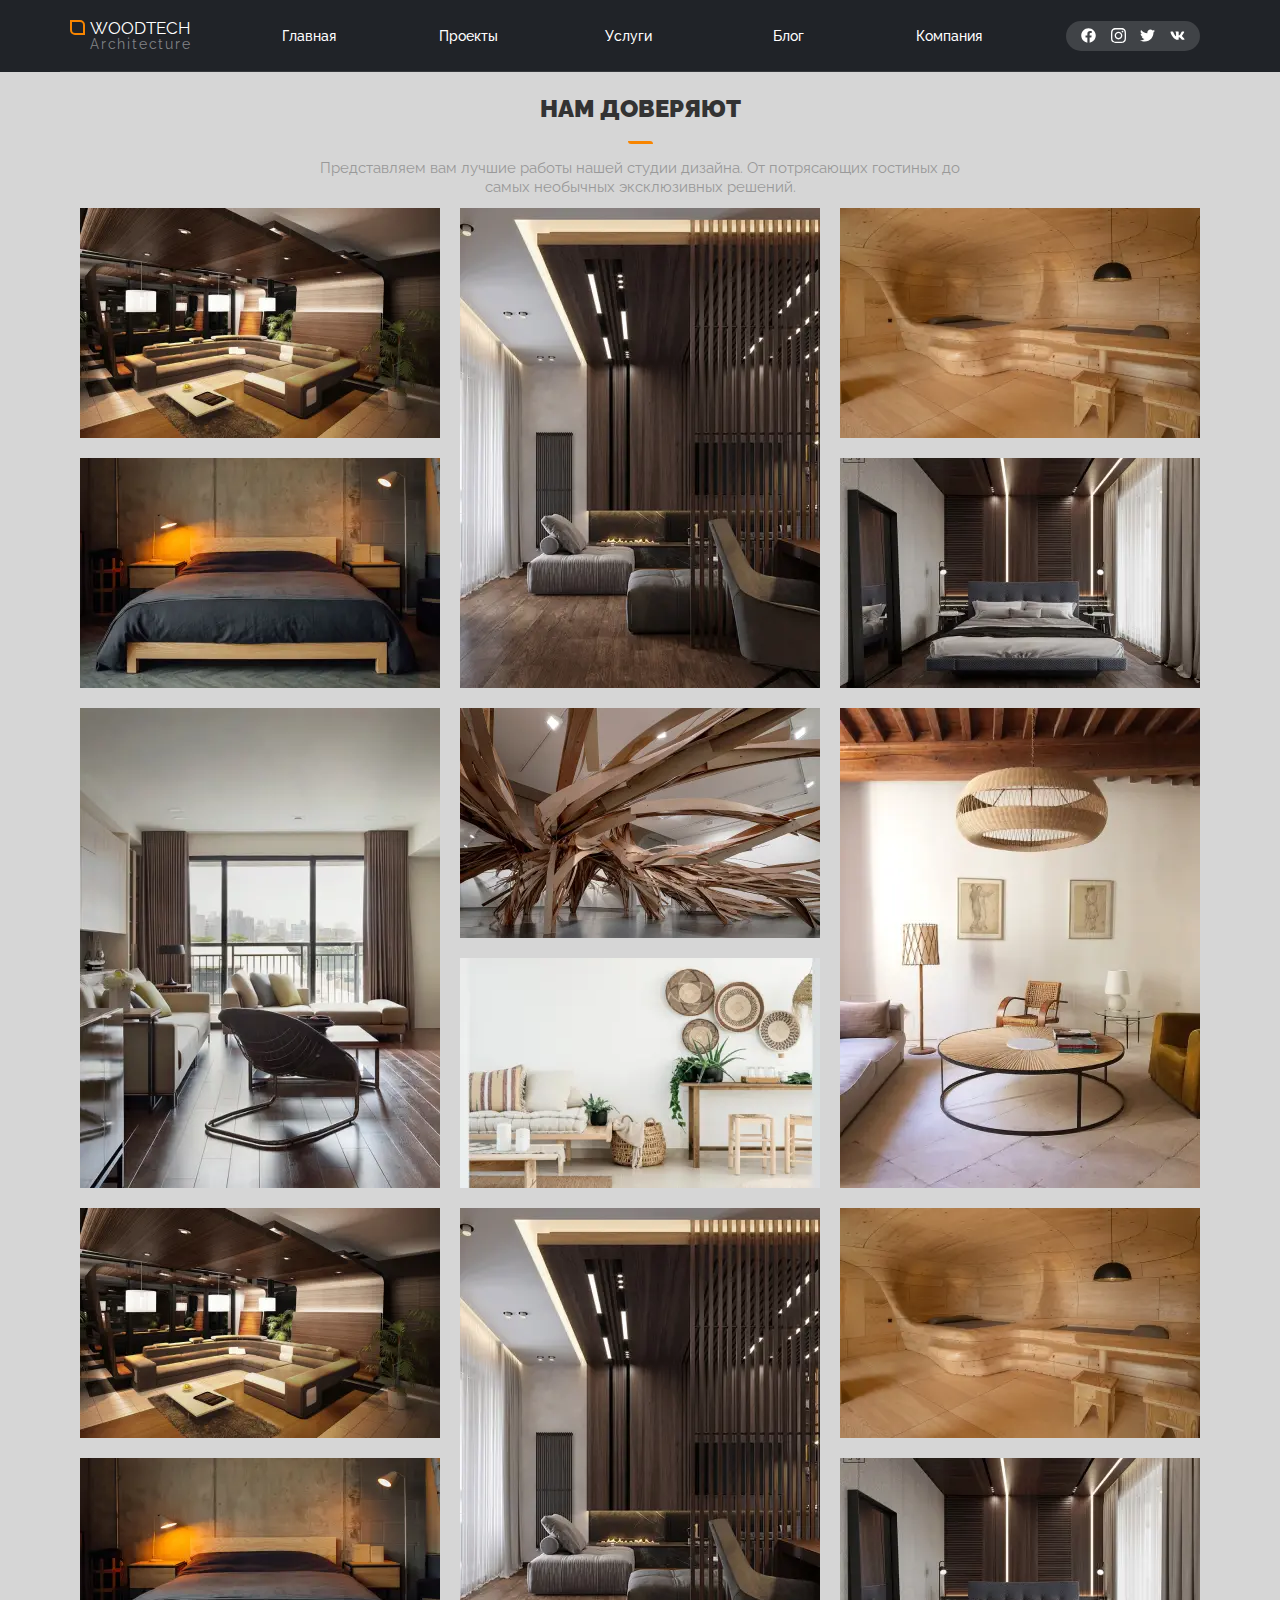
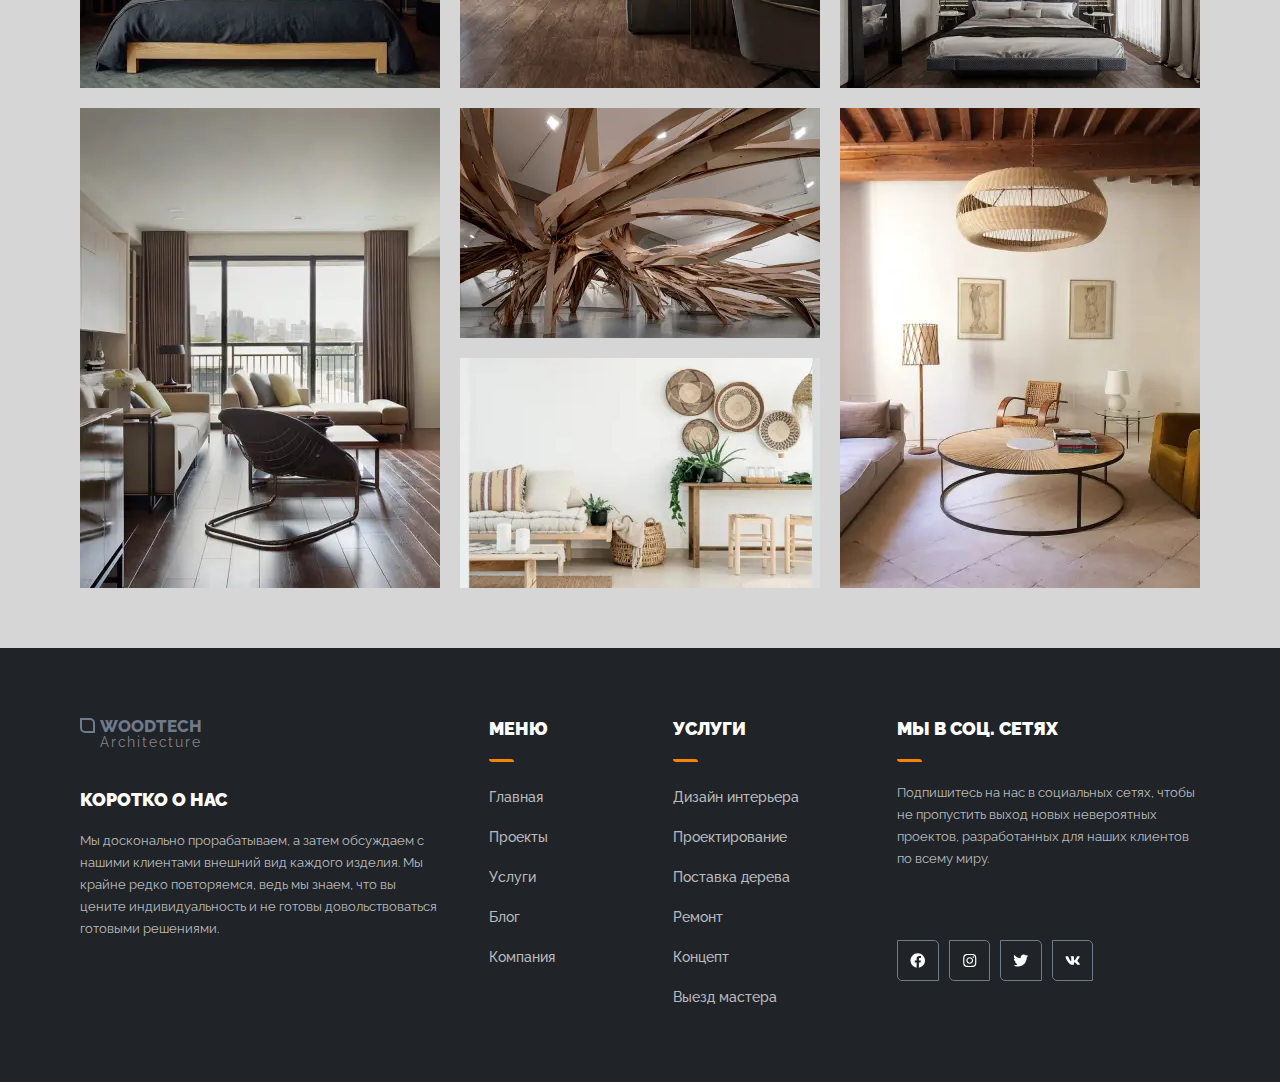
<file: portfolio/woodtech/project.html>
<!DOCTYPE html>
<html lang="ru">

<head>
	<title>Наши проекты</title>
	<meta charset="UTF-8">
	<meta name="format-detection" content="telephone=no">
	<link rel="stylesheet" href="css/style.min.css?_v=20230207144045">
	<link rel="shortcut icon" href="favicon.ico">
	<!-- <meta name="robots" content="noindex, nofollow"> -->
	<meta name="viewport" content="width=device-width, initial-scale=1.0">
</head>

<body>

	<header class="header">
		<div class="header__container">
			<div class="logo">
				<a href="">
					<div class="logo__title">Woodtech</div>
					<div class="logo__subtitle">Architecture</div>
				</a>
			</div>
			<button type="button" class="menu__icon icon-menu">
				<span></span>
			</button>

			<div class="header__menu menu">
				<nav class="menu__body">
					<ul class="menu__list">
						<li class="menu__item">
							<a href="index.html" class="menu__link">Главная</a>
						</li>
						<li class="menu__item">
							<a href="./project.html" class="menu__link">Проекты</a>
						</li>
						<li class="menu__item">
							<a href="" class="menu__link">Услуги</a>
						</li>
						<li class="menu__item">
							<a href="" class="menu__link">Блог</a>
						</li>
						<li class="menu__item">
							<a href="" class="menu__link">Компания</a>
						</li>
					</ul>
				</nav>
				<div class="social">
					<div class="social__item">
						<a href="">
							<svg aria-hidden="true" focusable="false" data-prefix="fab" data-icon="facebook" class="facebook" role="img" xmlns="http://www.w3.org/2000/svg" viewBox="0 0 512 512">
								<path fill="currentColor" d="M504 256C504 119 393 8 256 8S8 119 8 256c0 123.78 90.69 226.38 209.25 245V327.69h-63V256h63v-54.64c0-62.15 37-96.48 93.67-96.48 27.14 0 55.52 4.84 55.52 4.84v61h-31.28c-30.8 0-40.41 19.12-40.41 38.73V256h68.78l-11 71.69h-57.78V501C413.31 482.38 504 379.78 504 256z"></path>
							</svg>
						</a>
					</div>
					<div class="social__item">
						<a href="">
							<svg aria-hidden="true" focusable="false" data-prefix="fab" data-icon="instagram" class="instagram" role="img" xmlns="http://www.w3.org/2000/svg" viewBox="0 0 448 512">
								<path fill="currentColor" d="M224.1 141c-63.6 0-114.9 51.3-114.9 114.9s51.3 114.9 114.9 114.9S339 319.5 339 255.9 287.7 141 224.1 141zm0 189.6c-41.1 0-74.7-33.5-74.7-74.7s33.5-74.7 74.7-74.7 74.7 33.5 74.7 74.7-33.6 74.7-74.7 74.7zm146.4-194.3c0 14.9-12 26.8-26.8 26.8-14.9 0-26.8-12-26.8-26.8s12-26.8 26.8-26.8 26.8 12 26.8 26.8zm76.1 27.2c-1.7-35.9-9.9-67.7-36.2-93.9-26.2-26.2-58-34.4-93.9-36.2-37-2.1-147.9-2.1-184.9 0-35.8 1.7-67.6 9.9-93.9 36.1s-34.4 58-36.2 93.9c-2.1 37-2.1 147.9 0 184.9 1.7 35.9 9.9 67.7 36.2 93.9s58 34.4 93.9 36.2c37 2.1 147.9 2.1 184.9 0 35.9-1.7 67.7-9.9 93.9-36.2 26.2-26.2 34.4-58 36.2-93.9 2.1-37 2.1-147.8 0-184.8zM398.8 388c-7.8 19.6-22.9 34.7-42.6 42.6-29.5 11.7-99.5 9-132.1 9s-102.7 2.6-132.1-9c-19.6-7.8-34.7-22.9-42.6-42.6-11.7-29.5-9-99.5-9-132.1s-2.6-102.7 9-132.1c7.8-19.6 22.9-34.7 42.6-42.6 29.5-11.7 99.5-9 132.1-9s102.7-2.6 132.1 9c19.6 7.8 34.7 22.9 42.6 42.6 11.7 29.5 9 99.5 9 132.1s2.7 102.7-9 132.1z"></path>
							</svg>
						</a>
					</div>
					<div class="social__item">
						<a href="">
							<svg aria-hidden="true" focusable="false" data-prefix="fab" data-icon="twitter" class="twitter" role="img" xmlns="http://www.w3.org/2000/svg" viewBox="0 0 512 512">
								<path fill="currentColor" d="M459.37 151.716c.325 4.548.325 9.097.325 13.645 0 138.72-105.583 298.558-298.558 298.558-59.452 0-114.68-17.219-161.137-47.106 8.447.974 16.568 1.299 25.34 1.299 49.055 0 94.213-16.568 130.274-44.832-46.132-.975-84.792-31.188-98.112-72.772 6.498.974 12.995 1.624 19.818 1.624 9.421 0 18.843-1.3 27.614-3.573-48.081-9.747-84.143-51.98-84.143-102.985v-1.299c13.969 7.797 30.214 12.67 47.431 13.319-28.264-18.843-46.781-51.005-46.781-87.391 0-19.492 5.197-37.36 14.294-52.954 51.655 63.675 129.3 105.258 216.365 109.807-1.624-7.797-2.599-15.918-2.599-24.04 0-57.828 46.782-104.934 104.934-104.934 30.213 0 57.502 12.67 76.67 33.137 23.715-4.548 46.456-13.32 66.599-25.34-7.798 24.366-24.366 44.833-46.132 57.827 21.117-2.273 41.584-8.122 60.426-16.243-14.292 20.791-32.161 39.308-52.628 54.253z"></path>
							</svg>
						</a>
					</div>
					<div class="social__item">
						<a href="">
							<svg aria-hidden="true" focusable="false" data-prefix="fab" data-icon="vk" role="img" xmlns="http://www.w3.org/2000/svg" viewBox="0 0 576 512" class="vk">
								<path fill="currentColor" d="M545 117.7c3.7-12.5 0-21.7-17.8-21.7h-58.9c-15 0-21.9 7.9-25.6 16.7 0 0-30 73.1-72.4 120.5-13.7 13.7-20 18.1-27.5 18.1-3.7 0-9.4-4.4-9.4-16.9V117.7c0-15-4.2-21.7-16.6-21.7h-92.6c-9.4 0-15 7-15 13.5 0 14.2 21.2 17.5 23.4 57.5v86.8c0 19-3.4 22.5-10.9 22.5-20 0-68.6-73.4-97.4-157.4-5.8-16.3-11.5-22.9-26.6-22.9H38.8c-16.8 0-20.2 7.9-20.2 16.7 0 15.6 20 93.1 93.1 195.5C160.4 378.1 229 416 291.4 416c37.5 0 42.1-8.4 42.1-22.9 0-66.8-3.4-73.1 15.4-73.1 8.7 0 23.7 4.4 58.7 38.1 40 40 46.6 57.9 69 57.9h58.9c16.8 0 25.3-8.4 20.4-25-11.2-34.9-86.9-106.7-90.3-111.5-8.7-11.2-6.2-16.2 0-26.2.1-.1 72-101.3 79.4-135.6z" class=""></path>
							</svg>
						</a>
					</div>
				</div>
			</div>
		</div>

	</header>

	<main class="page">
		<section class="project">
			<div class="project__container">
				<div class="project__text project-text">
					<div class="project-text__title">
						<h2>Нам доверяют</h2>
					</div>
					<div class="divider project-text_divider"></div>
					<div class="project-text__descr">
						<p>
							Представляем вам лучшие работы нашей студии дизайна. От потрясающих гостиных до самых необычных эксклюзивных решений.
						</p>
					</div>
				</div>
				<div class="project__wrap">
					<div class="project__type1 project-type1">
						<div class="project-type1__item">
							<div class="project-type1__info type1-info">
								<div class="type1-info__title">Заказчик: Компания «Арес»
								</div>
								<div class="type1-info__subtitle">
									Холл для гостей
								</div>
								<a href="">Ознакомиться</a>
							</div>
							<picture><source srcset="img/page/ourProject/foto-1.webp" type="image/webp"><img src="img/page/ourProject/foto-1.jpg?_v=1675770045264" alt=""></picture>
						</div>
						<div class="project-type1__item">
							<div class="project-type1__info type1-info">
								<div class="type1-info__title">Заказчик: Компания «Арес»
								</div>
								<div class="type1-info__subtitle">
									Холл для гостей
								</div>
								<a href="">Ознакомиться</a>
							</div>
							<picture><source srcset="img/page/ourProject/foto-2.webp" type="image/webp"><img src="img/page/ourProject/foto-2.jpg?_v=1675770045264" alt=""></picture>
						</div>
					</div>
					<div class="project__type2 project-type2">
						<div class="project-type2__item">
							<div class="project-type1__info type1-info">
								<div class="type1-info__title">Заказчик: Компания «Арес»
								</div>
								<div class="type1-info__subtitle">
									Холл для гостей
								</div>
								<a href="">Ознакомиться</a>
							</div>
							<picture><source srcset="img/page/ourProject/foto-3.webp" type="image/webp"><img src="img/page/ourProject/foto-3.jpg?_v=1675770045264" alt=""></picture>
						</div>
					</div>
					<div class="project__type1 project-type1">
						<div class="project-type1__item">
							<div class="project-type1__info type1-info">
								<div class="type1-info__title">Заказчик: Компания «Арес»
								</div>
								<div class="type1-info__subtitle">
									Холл для гостей
								</div>
								<a href="">Ознакомиться</a>
							</div>
							<picture><source srcset="img/page/ourProject/foto-4.webp" type="image/webp"><img src="img/page/ourProject/foto-4.jpg?_v=1675770045264" alt=""></picture>
						</div>
						<div class="project-type1__item">
							<div class="project-type1__info type1-info">
								<div class="type1-info__title">Заказчик: Компания «Арес»
								</div>
								<div class="type1-info__subtitle">
									Холл для гостей
								</div>
								<a href="">Ознакомиться</a>
							</div>
							<picture><source srcset="img/page/ourProject/foto-5.webp" type="image/webp"><img src="img/page/ourProject/foto-5.jpg?_v=1675770045264" alt=""></picture>
						</div>
					</div>
					<div class="project__type2 project-type2">
						<div class="project-type2__item">
							<div class="project-type1__info type1-info">
								<div class="type1-info__title">Заказчик: Компания «Арес»
								</div>
								<div class="type1-info__subtitle">
									Холл для гостей
								</div>
								<a href="">Ознакомиться</a>
							</div>
							<picture><source srcset="img/page/ourProject/foto-6.webp" type="image/webp"><img src="img/page/ourProject/foto-6.jpg?_v=1675770045264" alt=""></picture>
						</div>
					</div>
					<div class="project__type1 project-type1">
						<div class="project-type1__item">
							<div class="project-type1__info type1-info">
								<div class="type1-info__title">Заказчик: Компания «Арес»
								</div>
								<div class="type1-info__subtitle">
									Холл для гостей
								</div>
								<a href="">Ознакомиться</a>
							</div>
							<picture><source srcset="img/page/ourProject/foto-7.webp" type="image/webp"><img src="img/page/ourProject/foto-7.jpg?_v=1675770045264" alt=""></picture>
						</div>
						<div class="project-type1__item">
							<div class="project-type1__info type1-info">
								<div class="type1-info__title">Заказчик: Компания «Арес»
								</div>
								<div class="type1-info__subtitle">
									Холл для гостей
								</div>
								<a href="">Ознакомиться</a>
							</div>
							<picture><source srcset="img/page/ourProject/foto-8.webp" type="image/webp"><img src="img/page/ourProject/foto-8.jpg?_v=1675770045264" alt=""></picture>
						</div>
					</div>
					<div class="project__type2 project-type2">
						<div class="project-type2__item">
							<div class="project-type1__info type1-info">
								<div class="type1-info__title">Заказчик: Компания «Арес»
								</div>
								<div class="type1-info__subtitle">
									Холл для гостей
								</div>
								<a href="">Ознакомиться</a>
							</div>
							<picture><source srcset="img/page/ourProject/foto-9.webp" type="image/webp"><img src="img/page/ourProject/foto-9.jpg?_v=1675770045264" alt=""></picture>
						</div>
					</div>
					<div class="project__type1 project-type1">
						<div class="project-type1__item">
							<div class="project-type1__info type1-info">
								<div class="type1-info__title">Заказчик: Компания «Арес»
								</div>
								<div class="type1-info__subtitle">
									Холл для гостей
								</div>
								<a href="">Ознакомиться</a>
							</div>
							<picture><source srcset="img/page/ourProject/foto-10.webp" type="image/webp"><img src="img/page/ourProject/foto-10.jpg?_v=1675770045264" alt=""></picture>
						</div>
						<div class="project-type1__item">
							<div class="project-type1__info type1-info">
								<div class="type1-info__title">Заказчик: Компания «Арес»
								</div>
								<div class="type1-info__subtitle">
									Холл для гостей
								</div>
								<a href="">Ознакомиться</a>
							</div>
							<picture><source srcset="img/page/ourProject/foto-11.webp" type="image/webp"><img src="img/page/ourProject/foto-11.jpg?_v=1675770045264" alt=""></picture>
						</div>
					</div>
					<div class="project__type2 project-type2">
						<div class="project-type2__item">
							<div class="project-type1__info type1-info">
								<div class="type1-info__title">Заказчик: Компания «Арес»
								</div>
								<div class="type1-info__subtitle">
									Холл для гостей
								</div>
								<a href="">Ознакомиться</a>
							</div>
							<picture><source srcset="img/page/ourProject/foto-12.webp" type="image/webp"><img src="img/page/ourProject/foto-12.jpg?_v=1675770045264" alt=""></picture>
						</div>
					</div>
					<div class="project__type1 project-type1">
						<div class="project-type1__item">
							<div class="project-type1__info type1-info">
								<div class="type1-info__title">Заказчик: Компания «Арес»
								</div>
								<div class="type1-info__subtitle">
									Холл для гостей
								</div>
								<a href="">Ознакомиться</a>
							</div>
							<picture><source srcset="img/page/ourProject/foto-13.webp" type="image/webp"><img src="img/page/ourProject/foto-13.jpg?_v=1675770045264" alt=""></picture>
						</div>
						<div class="project-type1__item">
							<div class="project-type1__info type1-info">
								<div class="type1-info__title">Заказчик: Компания «Арес»
								</div>
								<div class="type1-info__subtitle">
									Холл для гостей
								</div>
								<a href="">Ознакомиться</a>
							</div>
							<picture><source srcset="img/page/ourProject/foto-14.webp" type="image/webp"><img src="img/page/ourProject/foto-14.jpg?_v=1675770045264" alt=""></picture>
						</div>
					</div>
					<div class="project__type2 project-type2">
						<div class="project-type2__item">
							<div class="project-type1__info type1-info">
								<div class="type1-info__title">Заказчик: Компания «Арес»
								</div>
								<div class="type1-info__subtitle">
									Холл для гостей
								</div>
								<a href="">Ознакомиться</a>
							</div>
							<picture><source srcset="img/page/ourProject/foto-15.webp" type="image/webp"><img src="img/page/ourProject/foto-15.jpg?_v=1675770045264" alt=""></picture>
						</div>
					</div>
					<div class="project__type1 project-type1">
						<div class="project-type1__item">
							<div class="project-type1__info type1-info">
								<div class="type1-info__title">Заказчик: Компания «Арес»
								</div>
								<div class="type1-info__subtitle">
									Холл для гостей
								</div>
								<a href="">Ознакомиться</a>
							</div>
							<picture><source srcset="img/page/ourProject/foto-16.webp" type="image/webp"><img src="img/page/ourProject/foto-16.jpg?_v=1675770045264" alt=""></picture>
						</div>
						<div class="project-type1__item">
							<div class="project-type1__info type1-info">
								<div class="type1-info__title">Заказчик: Компания «Арес»
								</div>
								<div class="type1-info__subtitle">
									Холл для гостей
								</div>
								<a href="">Ознакомиться</a>
							</div>
							<picture><source srcset="img/page/ourProject/foto-17.webp" type="image/webp"><img src="img/page/ourProject/foto-17.jpg?_v=1675770045264" alt=""></picture>
						</div>
					</div>
					<div class="project__type2 project-type2">
						<div class="project-type2__item">
							<div class="project-type1__info type1-info">
								<div class="type1-info__title">Заказчик: Компания «Арес»
								</div>
								<div class="type1-info__subtitle">
									Холл для гостей
								</div>
								<a href="">Ознакомиться</a>
							</div>
							<picture><source srcset="img/page/ourProject/foto-18.webp" type="image/webp"><img src="img/page/ourProject/foto-18.jpg?_v=1675770045264" alt=""></picture>
						</div>
					</div>

				</div>
			</div>
		</section>
	</main>
	<footer class="footer">
		<div class="footer__container">

			<div class="footer__wrap">
				<div class="logo footer__logo footer-logo">
					<a href="">
						<div class="logo__title footer-logo__title">Woodtech</div>
						<div class="logo__subtitle footer-logo__subtitle">Architecture</div>
					</a>
				</div>
				<div class="footer__about footer-about">
					<div class="footer-title">Коротко о нас</div>
					<div class="footer-about__descr">
						<p>Мы досконально прорабатываем, а затем обсуждаем с нашими клиентами внешний вид каждого изделия. Мы крайне редко повторяемся, ведь мы знаем, что вы цените индивидуальность и не готовы довольствоваться готовыми решениями.</p>
					</div>
				</div>
			</div>

			<div class="footer__wrapper">
				<div class="footer__menu footer-menu">
					<div class="footer-title">Меню</div>
					<div class="divider footer-menu__divider"></div>
					<div class="footer-menu__wrap ">
						<nav class="footer-menu__nav">
							<ul class="footer-menu__list">
								<li class="footer-menu__item">
									<a href="" class="footer-menu__link">Главная</a>
								</li>
								<li class="footer-menu__item">
									<a href="" class="footer-menu__link">Проекты</a>
								</li>
								<li class="footer-menu__item">
									<a href="" class="footer-menu__link">Услуги</a>
								</li>
								<li class="footer-menu__item">
									<a href="" class="footer-menu__link">Блог</a>
								</li>
								<li class="footer-menu__item">
									<a href="" class="footer-menu__link">Компания</a>
								</li>
							</ul>

						</nav>
					</div>
				</div>

				<div class="footer__services footer-services">
					<div class="footer-title">Услуги</div>
					<div class="divider footer-services__divider"></div>
					<div class="footer-services__wrap">
						<div class="footer-services__nav">
							<ul class="footer-menu__list">
								<li class="footer-services__item">
									<a href="" class="footer-services__link">Дизайн интерьера</a>
								</li>
								<li class="footer-services__item">
									<a href="" class="footer-services__link">Проектирование</a>
								</li>
								<li class="footer-services__item">
									<a href="" class="footer-services__link">Поставка дерева</a>
								</li>
								<li class="footer-services__item">
									<a href="" class="footer-services__link">Ремонт</a>
								</li>
								<li class="footer-services__item">
									<a href="" class="footer-services__link">Концепт</a>
								</li>
								<li class="footer-services__item">
									<a href="" class="footer-services__link">Выезд мастера</a>
								</li>
							</ul>
						</div>
					</div>

				</div>
			</div>

			<div class="footer__social footer-social">
				<div class="footer-title">Мы в соц. сетях</div>
				<div class="divider footer-social__divider"></div>
				<div class="footer-social__descr">
					<p>Подпишитесь на нас в социальных сетях, чтобы не пропустить выход новых невероятных проектов, разработанных для наших клиентов по всему миру.</p>
				</div>
				<div class="social footer-social__wrap">
					<div class="social__item footer-social__item">
						<a href="">
							<svg aria-hidden="true" focusable="false" data-prefix="fab" data-icon="facebook" class="facebook" role="img" xmlns="http://www.w3.org/2000/svg" viewBox="0 0 512 512">
								<path fill="currentColor" d="M504 256C504 119 393 8 256 8S8 119 8 256c0 123.78 90.69 226.38 209.25 245V327.69h-63V256h63v-54.64c0-62.15 37-96.48 93.67-96.48 27.14 0 55.52 4.84 55.52 4.84v61h-31.28c-30.8 0-40.41 19.12-40.41 38.73V256h68.78l-11 71.69h-57.78V501C413.31 482.38 504 379.78 504 256z">
								</path>
							</svg>
						</a>
					</div>
					<div class="social__item footer-social__item">
						<a href="">
							<svg aria-hidden="true" focusable="false" data-prefix="fab" data-icon="instagram" class="instagram" role="img" xmlns="http://www.w3.org/2000/svg" viewBox="0 0 448 512">
								<path fill="currentColor" d="M224.1 141c-63.6 0-114.9 51.3-114.9 114.9s51.3 114.9 114.9 114.9S339 319.5 339 255.9 287.7 141 224.1 141zm0 189.6c-41.1 0-74.7-33.5-74.7-74.7s33.5-74.7 74.7-74.7 74.7 33.5 74.7 74.7-33.6 74.7-74.7 74.7zm146.4-194.3c0 14.9-12 26.8-26.8 26.8-14.9 0-26.8-12-26.8-26.8s12-26.8 26.8-26.8 26.8 12 26.8 26.8zm76.1 27.2c-1.7-35.9-9.9-67.7-36.2-93.9-26.2-26.2-58-34.4-93.9-36.2-37-2.1-147.9-2.1-184.9 0-35.8 1.7-67.6 9.9-93.9 36.1s-34.4 58-36.2 93.9c-2.1 37-2.1 147.9 0 184.9 1.7 35.9 9.9 67.7 36.2 93.9s58 34.4 93.9 36.2c37 2.1 147.9 2.1 184.9 0 35.9-1.7 67.7-9.9 93.9-36.2 26.2-26.2 34.4-58 36.2-93.9 2.1-37 2.1-147.8 0-184.8zM398.8 388c-7.8 19.6-22.9 34.7-42.6 42.6-29.5 11.7-99.5 9-132.1 9s-102.7 2.6-132.1-9c-19.6-7.8-34.7-22.9-42.6-42.6-11.7-29.5-9-99.5-9-132.1s-2.6-102.7 9-132.1c7.8-19.6 22.9-34.7 42.6-42.6 29.5-11.7 99.5-9 132.1-9s102.7-2.6 132.1 9c19.6 7.8 34.7 22.9 42.6 42.6 11.7 29.5 9 99.5 9 132.1s2.7 102.7-9 132.1z">
								</path>
							</svg>
						</a>
					</div>
					<div class="social__item footer-social__item">
						<a href="">
							<svg aria-hidden="true" focusable="false" data-prefix="fab" data-icon="twitter" class="twitter" role="img" xmlns="http://www.w3.org/2000/svg" viewBox="0 0 512 512">
								<path fill="currentColor" d="M459.37 151.716c.325 4.548.325 9.097.325 13.645 0 138.72-105.583 298.558-298.558 298.558-59.452 0-114.68-17.219-161.137-47.106 8.447.974 16.568 1.299 25.34 1.299 49.055 0 94.213-16.568 130.274-44.832-46.132-.975-84.792-31.188-98.112-72.772 6.498.974 12.995 1.624 19.818 1.624 9.421 0 18.843-1.3 27.614-3.573-48.081-9.747-84.143-51.98-84.143-102.985v-1.299c13.969 7.797 30.214 12.67 47.431 13.319-28.264-18.843-46.781-51.005-46.781-87.391 0-19.492 5.197-37.36 14.294-52.954 51.655 63.675 129.3 105.258 216.365 109.807-1.624-7.797-2.599-15.918-2.599-24.04 0-57.828 46.782-104.934 104.934-104.934 30.213 0 57.502 12.67 76.67 33.137 23.715-4.548 46.456-13.32 66.599-25.34-7.798 24.366-24.366 44.833-46.132 57.827 21.117-2.273 41.584-8.122 60.426-16.243-14.292 20.791-32.161 39.308-52.628 54.253z">
								</path>
							</svg>
						</a>
					</div>
					<div class="social__item footer-social__item">
						<a href="">
							<svg aria-hidden="true" focusable="false" data-prefix="fab" data-icon="vk" role="img" xmlns="http://www.w3.org/2000/svg" viewBox="0 0 576 512" class="vk">
								<path fill="currentColor" d="M545 117.7c3.7-12.5 0-21.7-17.8-21.7h-58.9c-15 0-21.9 7.9-25.6 16.7 0 0-30 73.1-72.4 120.5-13.7 13.7-20 18.1-27.5 18.1-3.7 0-9.4-4.4-9.4-16.9V117.7c0-15-4.2-21.7-16.6-21.7h-92.6c-9.4 0-15 7-15 13.5 0 14.2 21.2 17.5 23.4 57.5v86.8c0 19-3.4 22.5-10.9 22.5-20 0-68.6-73.4-97.4-157.4-5.8-16.3-11.5-22.9-26.6-22.9H38.8c-16.8 0-20.2 7.9-20.2 16.7 0 15.6 20 93.1 93.1 195.5C160.4 378.1 229 416 291.4 416c37.5 0 42.1-8.4 42.1-22.9 0-66.8-3.4-73.1 15.4-73.1 8.7 0 23.7 4.4 58.7 38.1 40 40 46.6 57.9 69 57.9h58.9c16.8 0 25.3-8.4 20.4-25-11.2-34.9-86.9-106.7-90.3-111.5-8.7-11.2-6.2-16.2 0-26.2.1-.1 72-101.3 79.4-135.6z" class=""></path>
							</svg>
						</a>
					</div>
				</div>
			</div>

		</div>
	</footer>

	<script src="js/app.min.js?_v=20230207144045"></script>
</body>


</html>
</file>
<file: portfolio/momentum/css/owfont-regular.css>
/*!
 *  owfont-regular 1.0.0 by Deniz Fuchidzhiev - http://websygen.com
 *  License - font: SIL OFL 1.1, css: MIT License
 */
/* FONT PATH
 * -------------------------- */
@font-face {
  font-family: 'owfont';
  src: url('../fonts/owfont-regular.eot?v=1.0.0');
  src: url('../fonts/owfont-regular.eot?#iefix&v=1.0.0') format('embedded-opentype'),
	   url('../fonts/owfont-regular.woff') format('woff'),
	   url('../fonts/owfont-regular.ttf') format('truetype'),
	   url('../fonts/owfont-regular.svg#owf-regular') format('svg');
  font-weight: normal;
  font-style: normal;
}
.owf {
  display: inline-block;
  font: normal normal normal 14px/1 owfont;
  font-size: inherit;
  text-rendering: auto;
  -webkit-font-smoothing: antialiased;
  -moz-osx-font-smoothing: grayscale;
  transform: translate(0, 0);
}
/* makes the font 33% larger relative to the icon container */
.owf-lg {
  font-size: 1.33333333em;
  line-height: 0.75em;
  vertical-align: -15%;
}
.owf-2x {
  font-size: 2em;
}
.owf-3x {
  font-size: 3em;
}
.owf-4x {
  font-size: 4em;
}
.owf-5x {
  font-size: 5em;
}
.owf-fw {
  width: 1.28571429em;
  text-align: center;
}
.owf-ul {
  padding-left: 0;
  margin-left: 2.14285714em;
  list-style-type: none;
}
.owf-ul > li {
  position: relative;
}
.owf-li {
  position: absolute;
  left: -2.14285714em;
  width: 2.14285714em;
  top: 0.14285714em;
  text-align: center;
}
.owf-li.owf-lg {
  left: -1.85714286em;
}
.owf-border {
  padding: .2em .25em .15em;
  border: solid 0.08em #eeeeee;
  border-radius: .1em;
}
.owf-pull-right {
  float: right;
}
.owf-pull-left {
  float: left;
}
.owf.owf-pull-left {
  margin-right: .3em;
}
.owf.owf-pull-right {
  margin-left: .3em;
}

/* owfont uses the Unicode Private Use Area (PUA) to ensure screen
   readers do not read off random characters that represent icons */
   
/*   Weather Condition Codes    */
   
/*   Thunderstorm - - - - - - - - - - - - - - - - - - - - - - - - - - - - - - - - - - - -    */
   
/* thunderstorm with light rain */
.owf-200:before,
.owf-200-d:before,
.owf-200-n:before {
  content: "\EB28";
}
/* thunderstorm with rain */
.owf-201:before,
.owf-201-d:before,
.owf-201-n:before {
  content: "\EB29";
}
/* thunderstorm with heavy rain */
.owf-202:before,
.owf-202-d:before,
.owf-202-n:before {
  content: "\EB2A";
}
/*  light thunderstorm  */
.owf-210:before,
.owf-210-d:before,
.owf-210-n:before {
  content: "\EB32";
}
/*  thunderstorm  */
.owf-211:before,
.owf-211-d:before,
.owf-211-n:before {
  content: "\EB33";
}
/*   heavy thunderstorm   */
.owf-212:before,
.owf-212-d:before,
.owf-212-n:before {
  content: "\EB34";
}
/*   ragged thunderstorm   */
.owf-221:before,
.owf-221-d:before,
.owf-221-n:before {
  content: "\EB3D";
}
/*  thunderstorm with light drizzle    */
.owf-230:before,
.owf-230-d:before,
.owf-230-n:before {
  content: "\EB46";
}
/*  thunderstorm with drizzle     */
.owf-231:before,
.owf-231-d:before,
.owf-231-n:before {
  content: "\EB47";
}
/* thunderstorm with heavy drizzle     */
.owf-232:before,
.owf-232-d:before,
.owf-232-n:before {
  content: "\EB48";
}

/*   Drizzle - - - - - - - - - - - - - - - - - - - - - - - - - - - - - - - - - - - -    */

/*  light intensity drizzle */
.owf-300:before,
.owf-300-d:before,
.owf-300-n:before {
  content: "\EB8C";
}
/*  drizzle */
.owf-301:before,
.owf-301-d:before,
.owf-301-n:before {
  content: "\EB8D";
}
/*  heavy intensity drizzle  */
.owf-302:before,
.owf-302-d:before,
.owf-302-n:before {
  content: "\EB8E";
}
/*   light intensity drizzle rain  */
.owf-310:before,
.owf-310-d:before,
.owf-310-n:before {
  content: "\EB96";
}
/*  drizzle rain  */
.owf-311:before,
.owf-311-d:before,
.owf-311-n:before {
  content: "\EB97";
}
/* heavy intensity drizzle rain */
.owf-312:before,
.owf-312-d:before,
.owf-312-n:before {
  content: "\EB98";
}
/* shower rain and drizzle  */
.owf-313:before,
.owf-313-d:before,
.owf-313-n:before {
  content: "\EB99";
}
/* heavy shower rain and drizzle*/
.owf-314:before,
.owf-314-d:before,
.owf-314-n:before {
  content: "\EB9A";
}
/* shower drizzle */
.owf-321:before,
.owf-321-d:before,
.owf-321-n:before {
  content: "\EBA1";
}

/*   Rain - - - - - - - - - - - - - - - - - - - - - - - - - - - - - - - - - - - -    */

/* light rain  */
.owf-500:before,
.owf-500-d:before,
.owf-500-n:before {
  content: "\EC54";
}
/* moderate rain  */
.owf-501:before,
.owf-501-d:before,
.owf-501-n:before {
  content: "\EC55";
}
/* heavy intensity rain  */
.owf-502:before,
.owf-502-d:before,
.owf-502-n:before {
  content: "\EC56";
}
/* very heavy rain   */
.owf-503:before,
.owf-503-d:before,
.owf-503-n:before {
  content: "\EC57";
}
/* extreme rain    */
.owf-504:before,
.owf-504-d:before,
.owf-504-n:before {
  content: "\EC58";
}
/* freezing rain    */
.owf-511:before,
.owf-511-d:before,
.owf-511-n:before {
  content: "\EC5F";
}
/*  light intensity shower rain    */
.owf-520:before,
.owf-520-d:before,
.owf-520-n:before {
  content: "\EC68";
}
/* shower rain  */
.owf-521:before,
.owf-521-d:before,
.owf-521-n:before {
  content: "\EC69";
}
/*  heavy intensity shower rain  */
.owf-522:before,
.owf-522-d:before,
.owf-522-n:before {
  content: "\EC6A";
}
/* ragged shower rain  */
.owf-531:before,
.owf-531-d:before,
.owf-531-n:before {
  content: "\EC73";
}

/*   Snow - - - - - - - - - - - - - - - - - - - - - - - - - - - - - - - - - - - -    */

/* light snow  */
.owf-600:before,
.owf-600-d:before,
.owf-600-n:before {
  content: "\ECB8";
}
/*  snow  */
.owf-601:before,
.owf-601-d:before,
.owf-601-n:before {
  content: "\ECB9";
}
/*   heavy snow   */
.owf-602:before,
.owf-602-d:before,
.owf-602-n:before {
  content: "\ECBA";
}
/*  sleet  */
.owf-611:before,
.owf-611-d:before,
.owf-611-n:before {
  content: "\ECC3";
}
/*   shower sleet */
.owf-612:before,
.owf-612-d:before,
.owf-612-n:before {
  content: "\ECC4";
}
/* light rain and snow */
.owf-615:before,
.owf-615-d:before,
.owf-615-n:before {
  content: "\ECC7";
}
/* rain and snow  */
.owf-616:before,
.owf-616-d:before,
.owf-616-n:before {
  content: "\ECC8";
}
/* light shower snow  */
.owf-620:before,
.owf-620-d:before,
.owf-620-n:before {
  content: "\ECCC";
}
/* shower snow  */
.owf-621:before,
.owf-621-d:before,
.owf-621-n:before {
  content: "\ECCD";
}
/* heavy shower snow  */
.owf-622:before,
.owf-622-d:before,
.owf-622-n:before {
  content: "\ECCE";
}

/*   Atmosphere - - - - - - - - - - - - - - - - - - - - - - - - - - - - - - - - - - - -    */

/* mist */
.owf-701:before,
.owf-701-d:before,
.owf-701-n:before {
  content: "\ED1D";
}
/* smoke */
.owf-711:before,
.owf-711-d:before,
.owf-711-n:before {
  content: "\ED27";
}
/* haze */
.owf-721:before,
.owf-721-d:before,
.owf-721-n:before {
  content: "\ED31";
}
/* Sand/Dust Whirls */
.owf-731:before,
.owf-731-d:before,
.owf-731-n:before {
  content: "\ED3B";
}
/* Fog */
.owf-741:before,
.owf-741-d:before,
.owf-741-n:before {
  content: "\ED45";
}
/* sand */
.owf-751:before,
.owf-751-d:before,
.owf-751-n:before {
  content: "\ED4F";
}
/* dust */
.owf-761:before,
.owf-761-d:before,
.owf-761-n:before {
  content: "\ED59";
}
/*  VOLCANIC ASH  */
.owf-762:before,
.owf-762-d:before,
.owf-762-n:before {
  content: "\ED5A";
}
/* SQUALLS */
.owf-771:before,
.owf-771-d:before,
.owf-771-n:before {
  content: "\ED63";
}
/* TORNADO */
.owf-781:before,
.owf-781-d:before,
.owf-781-n:before {
  content: "\ED6D";
}

/*   Clouds - - - - - - - - - - - - - - - - - - - - - - - - - - - - - - - - - - - -    */

/*  sky is clear  */  /*  Calm  */
.owf-800:before,
.owf-800-d:before,
.owf-951:before,
.owf-951-d:before {
  content: "\ED80";
}
.owf-800-n:before,
.owf-951-n:before {
  content: "\F168";
}
/*  few clouds   */
.owf-801:before,
.owf-801-d:before {
  content: "\ED81";
}
.owf-801-n:before {
  content: "\F169";
}
/* scattered clouds */
.owf-802:before,
.owf-802-d:before {
  content: "\ED82";
}
.owf-802-n:before {
  content: "\F16A";
}
/* broken clouds  */
.owf-803:before,
.owf-803-d:before,
.owf-803-n:before {
  content: "\ED83";
}
/* overcast clouds  */
.owf-804:before,
.owf-804-d:before,
.owf-804-n:before {
  content: "\ED84";
}

/*   Extreme - - - - - - - - - - - - - - - - - - - - - - - - - - - - - - - - - - - -    */

/* tornado  */
.owf-900:before,
.owf-900-d:before,
.owf-900-n:before {
  content: "\EDE4";
}
/*  tropical storm  */
.owf-901:before,
.owf-901-d:before,
.owf-901-n:before {
  content: "\EDE5";
}
/* hurricane */
.owf-902:before,
.owf-902-d:before,
.owf-902-n:before {
  content: "\EDE6";
}
/* cold */
.owf-903:before,
.owf-903-d:before,
.owf-903-n:before {
  content: "\EDE7";
}
/* hot */
.owf-904:before,
.owf-904-d:before,
.owf-904-n:before {
  content: "\EDE8";
}
/* windy */
.owf-905:before,
.owf-905-d:before,
.owf-905-n:before {
  content: "\EDE9";
}
/* hail */
.owf-906:before,
.owf-906-d:before,
.owf-906-n:before {
  content: "\EDEA";
}

/*   Additional - - - - - - - - - - - - - - - - - - - - - - - - - - - - - - - - - - - -    */

/* Setting */
.owf-950:before,
.owf-950-d:before,
.owf-950-n:before {
  content: "\EE16";
}
/*  Light breeze  */
.owf-952:before,
.owf-952-d:before,
.owf-952-n:before {
  content: "\EE18";
}
/*  Gentle Breeze  */
.owf-953:before,
.owf-953-d:before,
.owf-953-n:before {
  content: "\EE19";
}
/*  Moderate breeze  */
.owf-954:before,
.owf-954-d:before,
.owf-954-n:before {
  content: "\EE1A";
}
/* Fresh Breeze  */
.owf-955:before,
.owf-955-d:before,
.owf-955-n:before {
  content: "\EE1B";
}
/* Strong  Breeze  */
.owf-956:before,
.owf-956-d:before,
.owf-956-n:before {
  content: "\EE1C";
}
/* High wind, near gale  */
.owf-957:before,
.owf-957-d:before,
.owf-957-n:before {
  content: "\EE1D";
}
/* Gale */
.owf-958:before,
.owf-958-d:before,
.owf-958-n:before {
  content: "\EE1E";
}
/*  Severe Gale  */
.owf-959:before,
.owf-959-d:before,
.owf-959-n:before {
  content: "\EE1F";
}
/* Storm */
.owf-960:before,
.owf-960-d:before,
.owf-960-n:before {
  content: "\EE20";
}
/*  Violent Storm  */
.owf-961:before,
.owf-961-d:before,
.owf-961-n:before {
  content: "\EE21";
}
/* Hurricane */
.owf-962:before,
.owf-962-d:before,
.owf-962-n:before {
  content: "\EE22";
}
</file>
<file: portfolio/momentum/css/style.css>
@charset "UTF-8";

@font-face {
	font-family: ShantellSans;
	font-display: swap;
	src: url("../fonts/ShantellSans-Bold.woff2") format("woff2"), url("../fonts/ShantellSans-Bold.woff") format("woff2");
	font-weight: 700;
	font-style: normal;
}

@font-face {
	font-family: ShantellSans;
	font-display: swap;
	src: url("../fonts/ShantellSans-ExtraBold.woff2") format("woff2"),
		url("../fonts/ShantellSans-ExtraBold.woff") format("woff");
	font-weight: 800;
	font-style: normal;
}

@font-face {
	font-family: ShantellSans;
	font-display: swap;
	src: url("../fonts/ShantellSans-Medium.woff2") format("woff2"),
		url("../fonts/ShantellSans-Medium.woff") format("woff");
	font-weight: 500;
	font-style: normal;
}

@font-face {
	font-family: ShantellSans;
	font-display: swap;
	src: url("../fonts/ShantellSans-Regular.woff2") format("woff2"),
		url("../fonts/ShantellSans-Regular.woff") format("woff");
	font-weight: 400;
	font-style: normal;
}

@font-face {
	font-family: "owfont";
	font-display: swap;
	src: url("../fonts/owfont-regular.woff") format("woff");
	font-weight: 400;
	font-style: normal;
}

* {
	padding: 0px;
	margin: 0px;
	border: 0px;
}

*,
*:before,
*:after {
	-webkit-box-sizing: border-box;
	box-sizing: border-box;
}

html,
body {
	height: 100%;
	min-width: 320px;
}

body {
	color: #ffffff;
	line-height: 1;
	font-family: "ShantellSans";
	font-size: 1.25rem;
	-ms-text-size-adjust: 100%;
	-moz-text-size-adjust: 100%;
	-webkit-text-size-adjust: 100%;
	-webkit-font-smoothing: antialiased;
	-moz-osx-font-smoothing: grayscale;
}

input,
button,
textarea {
	font-family: "ShantellSans";
	font-size: inherit;
}

button {
	cursor: pointer;
	color: inherit;
	background-color: inherit;
}

a {
	color: inherit;
	text-decoration: none;
}

ul li {
	list-style: none;
}

img {
	vertical-align: top;
}

h1,
h2,
h3,
h4,
h5,
h6 {
	font-weight: inherit;
	font-size: inherit;
}

.lock body {
	overflow: hidden;
	-ms-touch-action: none;
	touch-action: none;
	-ms-scroll-chaining: none;
	overscroll-behavior: none;
}

.wrapper {
	min-height: 100%;
	display: -webkit-box;
	display: -ms-flexbox;
	display: flex;
	-webkit-box-orient: vertical;
	-webkit-box-direction: normal;
	-ms-flex-direction: column;
	flex-direction: column;
	overflow: hidden;
}

.wrapper > main {
	-webkit-box-flex: 1;
	-ms-flex: 1 1 auto;
	flex: 1 1 auto;
}

.wrapper > * {
	min-width: 0;
}

/*
(i) Стили будут применяться ко 
всем классам содержащим *__container
Например header__container, main__container и т.д.
Снипет (HTML): cnt
*/

[class*="-ibg"] {
	position: relative;
}

[class*="-ibg"] img {
	position: absolute;
	width: 100%;
	height: 100%;
	top: 0;
	left: 0;
	-o-object-fit: cover;
	object-fit: cover;
}

[class*="-ibg_contain"] img {
	-o-object-fit: contain;
	object-fit: contain;
}

body {
	background: center/cover;
	background-repeat: no-repeat;
	-webkit-transition: all 1s ease-in-out;
	-o-transition: all 1s ease-in-out;
	transition: all 1s ease-in-out;
	height: 100%;
}

.wrapper {
	height: 100%;
	width: 100%;
}

.header {
	padding-top: 1.875rem;
}

.header__container {
	display: -webkit-box;
	display: -ms-flexbox;
	display: flex;
	-webkit-box-align: start;
	-ms-flex-align: start;
	align-items: flex-start;
	-webkit-box-pack: justify;
	-ms-flex-pack: justify;
	justify-content: space-between;
	-ms-flex-wrap: wrap;
	flex-wrap: wrap;
}

.player {
	display: -webkit-box;
	display: -ms-flexbox;
	display: flex;
	-webkit-box-orient: vertical;
	-webkit-box-direction: normal;
	-ms-flex-direction: column;
	flex-direction: column;
	-webkit-box-align: center;
	-ms-flex-align: center;
	align-items: center;
	gap: 0.9375rem;
}

.player-controls {
	display: -webkit-box;
	display: -ms-flexbox;
	display: flex;
	gap: 0.9375rem;
}

.player-controls__play-prev {
	width: 2rem;
	height: 2rem;
}

.player-controls__play-prev:hover svg {
	-webkit-transform: scale(1.1);
	-ms-transform: scale(1.1);
	transform: scale(1.1);
}

.player-controls__play-prev:hover svg path {
	fill: red;
}

.player-controls__play {
	width: 2rem;
	height: 2rem;
}

.player-controls__play:hover svg {
	-webkit-transform: scale(1.1);
	-ms-transform: scale(1.1);
	transform: scale(1.1);
}

.player-controls__play:hover svg path {
	fill: red;
}

.player-controls__play-next {
	width: 2rem;
	height: 2rem;
}

.player-controls__play-next:hover svg {
	-webkit-transform: scale(1.1);
	-ms-transform: scale(1.1);
	transform: scale(1.1);
}

.player-controls__play-next:hover svg path {
	fill: red;
}

.player-controls__playlist {
	display: -webkit-box;
	display: -ms-flexbox;
	display: flex;
	-webkit-box-orient: vertical;
	-webkit-box-direction: normal;
	-ms-flex-direction: column;
	flex-direction: column;
	gap: 0.9375rem;
	font-size: 1rem;
	color: #ffffff;
}

.player-controls__playlist-item {
	display: -webkit-box;
	display: -ms-flexbox;
	display: flex;
	cursor: pointer;
}

.player-controls__playlist-item:hover {
	color: red;
}

.player-controls__playlist-item_active {
	color: red;
}

.player__progress {
	max-width: 70%;
	max-height: 0.25rem;
	background: red;
}

#pause .active {
	color: red;
}

#pause path {
	fill: red;
}

.weather {
	display: -webkit-box;
	display: -ms-flexbox;
	display: flex;
	-webkit-box-orient: vertical;
	-webkit-box-direction: normal;
	-ms-flex-direction: column;
	flex-direction: column;
	-webkit-box-align: end;
	-ms-flex-align: end;
	align-items: flex-end;
	-webkit-box-pack: center;
	-ms-flex-pack: center;
	justify-content: center;
	gap: 0.9375rem;
	text-align: end;
	-webkit-transition: all 0.7s ease-in;
	-o-transition: all 0.7s ease-in;
	transition: all 0.7s ease-in;
}

.weather-icon {
	font-family: "owfont";
	font-style: normal;
	font-weight: normal;
}

.weather__city {
	max-width: 12.5rem;
	min-height: 2.5rem;
	border-bottom: 1px solid #ffffff;
	background-color: transparent;
	color: #ffffff;
	font-size: 1.125rem;
}

.weather__city::-webkit-input-placeholder {
	color: #ffffff;
}

.weather__city::-moz-placeholder {
	color: #ffffff;
}

.weather__city:-ms-input-placeholder {
	color: #ffffff;
}

.weather__city::-ms-input-placeholder {
	color: #ffffff;
}

.weather__city::placeholder {
	color: #ffffff;
}

.weather__city:focus {
	outline: none;
	background-color: rgba(223, 216, 216, 0.1);
}

.weather__description-container {
	display: -webkit-box;
	display: -ms-flexbox;
	display: flex;
	-webkit-box-orient: vertical;
	-webkit-box-direction: normal;
	-ms-flex-direction: column;
	flex-direction: column;
	gap: 0.9375rem;
	font-size: 1rem;
}

.weather__wind {
	font-size: 1rem;
}

.weather__humidity {
	font-size: 1rem;
}

.main {
	width: 100%;
	display: -webkit-box;
	display: -ms-flexbox;
	display: flex;
	-webkit-box-align: center;
	-ms-flex-align: center;
	align-items: center;
	-webkit-box-pack: center;
	-ms-flex-pack: center;
	justify-content: center;
}

.main__container {
	width: 100%;
	display: -webkit-box;
	display: -ms-flexbox;
	display: flex;
	-webkit-box-orient: vertical;
	-webkit-box-direction: normal;
	-ms-flex-direction: column;
	flex-direction: column;
	-webkit-box-align: center;
	-ms-flex-align: center;
	align-items: center;
	-webkit-box-pack: center;
	-ms-flex-pack: center;
	justify-content: center;
	gap: 1.875rem;
	position: relative;
}

.slide-prev,
.slide-next {
	position: absolute;
	width: 2rem;
	display: -webkit-box;
	display: -ms-flexbox;
	display: flex;
	-webkit-box-align: center;
	-ms-flex-align: center;
	align-items: center;
	-webkit-box-pack: center;
	-ms-flex-pack: center;
	justify-content: center;
}

.slide-prev:hover svg,
.slide-next:hover svg {
	-webkit-transform: scale(1.1);
	-ms-transform: scale(1.1);
	transform: scale(1.1);
}

.slide-prev:hover svg path,
.slide-next:hover svg path {
	fill: red;
}

.slide-prev svg,
.slide-next svg {
	width: 100%;
	height: 100%;
}

.slide-prev {
	left: 1.25rem;
}

.slide-next {
	right: 1.25rem;
}

.date {
	display: -webkit-box;
	display: -ms-flexbox;
	display: flex;
	-webkit-box-orient: vertical;
	-webkit-box-direction: normal;
	-ms-flex-direction: column;
	flex-direction: column;
	-webkit-box-align: center;
	-ms-flex-align: center;
	align-items: center;
	gap: 1.875rem;
}

.date__time {
	font-size: 5rem;
}

.date__day {
	font-size: 1.25rem;
}

.greeting__wrap {
	display: -webkit-box;
	display: -ms-flexbox;
	display: flex;
	-webkit-box-align: center;
	-ms-flex-align: center;
	align-items: center;
	-webkit-box-pack: center;
	-ms-flex-pack: center;
	justify-content: center;
	gap: 1.25rem;
	width: 100%;
	max-width: 52.5rem;
}

.greeting__text {
	font-size: 1.5625rem;
}

.greeting__name {
	background-color: transparent;
	color: #ffffff;
	font-size: 1.5625rem;
	max-width: 9.375rem;
	text-align: center;
}

.greeting__name::-webkit-input-placeholder {
	color: #b6afaf;
}

.greeting__name::-moz-placeholder {
	color: #b6afaf;
}

.greeting__name:-ms-input-placeholder {
	color: #b6afaf;
}

.greeting__name::-ms-input-placeholder {
	color: #b6afaf;
}

.greeting__name::placeholder {
	color: #b6afaf;
}

.greeting__name:focus {
	outline: none;
	background-color: rgba(223, 216, 216, 0.1);
}

.footer {
	padding-bottom: 1.875rem;
}

.footer__wrap {
	width: 100%;
	display: flex;
	align-items: center;
	justify-content: space-between;
}

.footer__git {
	display: flex;
	gap: 30px;
}

.quote__container {
	display: -webkit-box;
	display: -ms-flexbox;
	display: flex;
	-webkit-box-orient: vertical;
	-webkit-box-direction: normal;
	-ms-flex-direction: column;
	flex-direction: column;
	-webkit-box-align: center;
	-ms-flex-align: center;
	align-items: center;
	-webkit-box-pack: justify;
	-ms-flex-pack: justify;
	justify-content: space-between;
	gap: 0.9375rem;
}

.quote__button {
	width: 2rem;
}

.quote__button:hover svg {
	-webkit-transform: scale(1.1);
	-ms-transform: scale(1.1);
	transform: scale(1.1);
}

.quote__button:hover svg path {
	fill: red;
}

.quote__wrap {
	display: -webkit-box;
	display: -ms-flexbox;
	display: flex;
	-webkit-box-orient: vertical;
	-webkit-box-direction: normal;
	-ms-flex-direction: column;
	flex-direction: column;
	-webkit-box-align: center;
	-ms-flex-align: center;
	align-items: center;
	-webkit-box-pack: center;
	-ms-flex-pack: center;
	justify-content: center;
	gap: 0.9375rem;
}

.quote__text {
	font-size: 1.125rem;
	text-align: center;
	-webkit-transition: all 2s ease-in-out;
	-o-transition: all 2s ease-in-out;
	transition: all 2s ease-in-out;
}

.quote__author {
	font-size: 1.125rem;
	-webkit-transition: all 1s ease-in-out;
	-o-transition: all 1s ease-in-out;
	transition: all 1s ease-in-out;
}

.task {
	-webkit-box-flex: 1;
	-ms-flex: 1 1 30%;
	flex: 1 1 30%;
	display: -webkit-box;
	display: -ms-flexbox;
	display: flex;
	gap: 0.625rem;
}

.task__meneg {
	display: -webkit-box;
	display: -ms-flexbox;
	display: flex;
	max-width: 20%;
}

.task__body {
	width: 100%;
	display: -webkit-box;
	display: -ms-flexbox;
	display: flex;
	-webkit-box-orient: vertical;
	-webkit-box-direction: normal;
	-ms-flex-direction: column;
	flex-direction: column;
	gap: 0.625rem;
}

.task__form {
	display: -webkit-box;
	display: -ms-flexbox;
	display: flex;
	-webkit-box-orient: vertical;
	-webkit-box-direction: normal;
	-ms-flex-direction: column;
	flex-direction: column;
	gap: 0.625rem;
}

.task__title {
	font-size: 1.5rem;
}

.task__btn {
	width: 6.25rem;
	height: 2.1875rem;
	background: rgba(167, 167, 167, 0.5);
	border: 0.125rem solid #ffffff;
	border-radius: 0.625rem;
	font-size: 0.875rem;
}

.task__btn:hover {
	color: #dcf1ab;
	background: rgba(241, 236, 236, 0.5);
}

.form__title {
	border-radius: 0.625rem;
	font-size: 1rem;
	padding: 0.3125rem;
}

.form__body {
	border-radius: 0.625rem;
	font-size: 1rem;
	padding: 0.3125rem;
}

.task-list {
	-webkit-box-flex: 1;
	-ms-flex: 1 1 45%;
	flex: 1 1 45%;
	display: -webkit-box;
	display: -ms-flexbox;
	display: flex;
	width: 100%;
}

.task-list__group {
	display: -webkit-box;
	display: -ms-flexbox;
	display: flex;
	gap: 0.9375rem;
	width: 100%;
}

.list-group {
	display: -webkit-box;
	display: -ms-flexbox;
	display: flex;
}

.list-group__item {
	display: -webkit-box;
	display: -ms-flexbox;
	display: flex;
	-webkit-box-orient: vertical;
	-webkit-box-direction: normal;
	-ms-flex-direction: column;
	flex-direction: column;
	gap: 0.625rem;
	max-width: 12.5rem;
}

.list-group__btn {
	width: 6.25rem;
	height: 2.1875rem;
	background: rgba(167, 167, 167, 0.5);
	border: 0.125rem solid #ffffff;
	border-radius: 0.625rem;
	font-size: 0.875rem;
}

.list-group__btn:hover {
	color: #dcf1ab;
	background: rgba(241, 236, 236, 0.5);
}

@media (min-width: 120em) {
	[class*="__container"] {
		padding-left: 1.25rem;
	}

	[class*="__container"] {
		padding-right: 1.25rem;
	}
}

@media (max-width: 20em) {
	[class*="__container"] {
		padding-left: 0.9375rem;
	}

	[class*="__container"] {
		padding-right: 0.9375rem;
	}
}

@media (min-width: 20em) and (max-width: 120em) {
	@supports (padding-left: clamp(0.9375rem, 0.875rem + 0.3125vw, 1.25rem)) {
		[class*="__container"] {
			padding-left: clamp(0.9375rem, 0.875rem + 0.3125vw, 1.25rem);
		}
	}

	@supports not (padding-left: clamp(0.9375rem, 0.875rem + 0.3125vw, 1.25rem)) {
		[class*="__container"] {
			padding-left: calc(0.9375rem + 0.3125 * (100vw - 20rem) / 100);
		}
	}

	@supports (padding-right: clamp(0.9375rem, 0.875rem + 0.3125vw, 1.25rem)) {
		[class*="__container"] {
			padding-right: clamp(0.9375rem, 0.875rem + 0.3125vw, 1.25rem);
		}
	}

	@supports not (padding-right: clamp(0.9375rem, 0.875rem + 0.3125vw, 1.25rem)) {
		[class*="__container"] {
			padding-right: calc(0.9375rem + 0.3125 * (100vw - 20rem) / 100);
		}
	}
}
</file>
<file: portfolio/window/assets/css/style.css>
/*Fonts Family*/
/*Colors*/
/*Basic settings*/
html {
	/* overflow-x: hidden; */
	font-size: 10px;
}

body {
	font-family: "Open Sans", sans-serif;
	font-weight: 400;
	font-style: normal;
	color: #000000;
}

.status {
	display: block;
	color: red;
}

.faded {
	animation-name: fadeInLeft;
	animation-duration: 1.5s;
}

a:hover {
	text-decoration: none;
}

a:focus,
button:focus,
input:focus,
textarea:focus {
	outline: none;
}

.no-padding {
	padding: 0 !important;
}

.form {
	/*margin-top: 2rem;*/
	padding: 2rem 5rem;
	text-align: center;
	border-radius: 1rem;
	background-color: #ffffff;
}

.form h2 {
	margin-bottom: 3rem;
	font-size: 2rem;
	font-family: "Open Sans", sans-serif;
	font-weight: 700;
	font-style: normal;
	color: #333333;
	line-height: 1.5;
}

.form h2 span {
	font-size: 2.4rem;
	text-transform: uppercase;
}

.form_input {
	height: 5.8rem;
	padding: 0;
	margin-bottom: 2rem;
	text-align: center;
	border-radius: 1rem;
	-moz-box-sizing: border-box;
}

.form_input::-webkit-input-placeholder {
	color: #999;
	opacity: 1;
	font-size: 1.5rem;
}

.form_input::-moz-placeholder {
	color: #999;
	opacity: 1;
	font-size: 1.5rem;
}

.form_input:-moz-placeholder {
	color: #999;
	opacity: 1;
	font-size: 1.5rem;
}

.form_input:-ms-input-placeholder {
	color: #999;
	opacity: 1;
	font-size: 1.5rem;
}

.form_input:focus::-webkit-input-placeholder {
	color: transparent;
}

.form_input:focus::-moz-placeholder {
	color: transparent;
}

.form_input:focus:-moz-placeholder {
	color: transparent;
}

.form_input:focus:-ms-input-placeholder {
	color: transparent;
}

.form_notice {
	margin-top: 1rem;
	margin-bottom: 2rem;
	font-size: 1.1rem;
	color: #666;
}

.button {
	padding: 2.5rem 0rem;
	font-size: 1.7rem;
	font-family: "Open Sans", sans-serif;
	font-weight: 700;
	font-style: normal;
	border: 1px solid #ffc600;
	border-radius: 1rem;
	background: -webkit-gradient(
		linear,
		left top,
		left bottom,
		from(#ffed26),
		to(#ffb400)
	);
	background: linear-gradient(180deg, #ffed26 0%, #ffb400 100%);
	-webkit-box-shadow: 1px 2px 20px 0px rgba(255, 153, 0, 0.4);
	box-shadow: 1px 2px 20px 0px rgba(255, 153, 0, 0.4);
}

.button:hover {
	cursor: pointer;
}

.section_header {
	margin-bottom: 8rem;
	text-align: center;
	text-transform: uppercase;
}

.section_header h2 {
	font-size: 3rem;
	line-height: 1.4;
	font-family: "Open Sans", sans-serif;
	font-weight: 700;
	font-style: normal;
	color: #333333;
}

.section_header_sub {
	margin-top: 2rem;
	margin-left: 50%;
	-webkit-transform: translateX(-50%);
	transform: translateX(-50%);
	width: 17rem;
	height: 0.2rem;
	background: url(../img/glazing/line.png) 0 0 no-repeat;
}

.arrow {
	position: absolute;
	top: 50%;
	-webkit-transform: translateY(-50%);
	transform: translateY(-50%);
	z-index: 99;
	width: 2rem;
	height: 2rem;
	border: none;
}

.prev {
	left: 0;
	background: url(../img/glazing/left_arrow.png) center no-repeat;
	background-size: 70%;
}

.next {
	right: 0;
	background: url(../img/glazing/right_arrow.png) center no-repeat;
	background-size: 70%;
}

/*Header*/
.header {
	height: 10rem;
	background-color: #ffffff;
	/*border: 1px solid red;*/
}

.header .logo {
	height: 10rem;
	display: table;
}

.header .logo_img {
	display: table-cell;
	vertical-align: middle;
}

.header .logo_img img {
	margin-right: 2rem;
}

.header .logo p {
	display: table-cell;
	vertical-align: middle;
	line-height: 1.2;
	font-size: 1.4rem;
	color: #0089cd;
}

.header_btn {
	background: #ffffff url(../img/header/edit.png) 1rem center no-repeat;
	padding: 1rem 1rem 1rem 5rem;
	border: 2px solid #55a831;
	border-radius: 1rem;
	background-color: #ffffff;
	font-size: 1.4rem;
	line-height: 1.2;
	font-family: "Open Sans", sans-serif;
	font-weight: 700;
	font-style: normal;
	color: #55a831;
	/*p {
				display: inline-block;
			vertical-align: top;
				font-size: 1.4rem;
				line-height: 1.2;
				.bold();
				color: @green;
			}*/
}

.header_btn_wrap {
	display: table;
	width: 100%;
	height: 10rem;
}

.header_btn_wrap_block {
	display: table-cell;
	vertical-align: middle;
}

.header_btn_wrap_block img {
	margin-right: 0.7rem;
}

.header_btn:hover {
	cursor: pointer;
}

.header .working_hours {
	height: 10rem;
	display: table;
	/*text-align: right;*/
}

.header .working_hours_img {
	display: table-cell;
	vertical-align: middle;
}

.header .working_hours_img img {
	margin-right: 2rem;
}

.header .working_hours p {
	display: table-cell;
	vertical-align: middle;
	font-size: 1.4rem;
	color: #333333;
}

.header .working_hours p span {
	font-family: "Open Sans", sans-serif;
	font-weight: 700;
	font-style: normal;
	font-size: 1.8rem;
}

.header .contact_us {
	height: 10rem;
	display: table;
	text-align: right;
}

.header .contact_us_wrap {
	display: table-cell;
	vertical-align: middle;
	line-height: 1.7;
}

.header .contact_us_wrap a {
	display: block;
	font-size: 2.3rem;
	font-family: "Open Sans", sans-serif;
	font-weight: 700;
	font-style: normal;
	color: #333333;
	/*border: 1px solid blue;*/
}

.header .contact_us_wrap a img {
	margin-right: 1rem;
}

.header .contact_us_wrap .phone_link {
	font-size: 1.5rem;
	font-family: "Open Sans", sans-serif;
	font-weight: 400;
	font-style: normal;
	color: #0089cd;
	text-decoration: underline;
}

/*Main*/
.main {
	padding: 10rem 0;
	background: #ffffff url(../img/main/bg.png) 0 0 no-repeat;
}

.main h1 {
	margin: 0;
	/*margin-top: -4rem;*/
	font-size: 5.5rem;
	line-height: 1.5;
	font-family: "Open Sans", sans-serif;
	font-weight: 700;
	font-style: normal;
	color: #333333;
}

.main h1 span {
	font-size: 2.6rem;
}

.main_features {
	padding: 0;
	margin-top: 13rem;
}

.main_features_block {
	text-align: center;
}

.main_features_block .small_img {
	margin-top: 1rem;
}

.main_features_block p {
	margin-top: -6rem;
	font-size: 1.3rem;
	line-height: 1.3;
	font-family: "Open Sans", sans-serif;
	font-weight: 700;
	font-style: normal;
	text-transform: uppercase;
	color: #ffffff;
}

.main_form {
	margin-top: 2rem;
}

/*glazing*/
.glazing {
	padding: 8rem 0;
}

.glazing_block {
	display: inline-block;
}

.glazing_block img {
	display: block;
	margin: 0 auto;
	margin-bottom: 2rem;
}

.glazing_block a {
	font-size: 1.8rem;
	font-weight: 600;
	text-decoration: underline;
	/*&:focus {
				text-decoration: none;
				color: #454545;
			}*/
}

.glazing_block a:hover {
	cursor: pointer;
}

.glazing_cold {
	margin-top: 4rem;
	padding: 2.5rem 0;
	text-align: center;
	border-bottom-left-radius: 5px;
	border-top-left-radius: 5px;
	border-top: 0.5rem solid #0089cd;
	background: -webkit-gradient(
		linear,
		left top,
		left bottom,
		from(#c7dce9),
		color-stop(0%, #c7dce9),
		to(rgba(255, 255, 255, 0))
	);
	background: linear-gradient(
		180deg,
		#c7dce9 0%,
		#c7dce9 0%,
		rgba(255, 255, 255, 0) 100%
	);
}

.glazing_cold h3 {
	margin-bottom: 2.5rem;
	font-size: 2rem;
	font-family: "Open Sans", sans-serif;
	font-weight: 700;
	font-style: normal;
	text-transform: uppercase;
	color: #0089cd;
}

.glazing_warm {
	margin-top: 4rem;
	padding: 2.5rem 0;
	text-align: center;
	border-bottom-right-radius: 5px;
	border-top-right-radius: 5px;
	border-top: 0.5rem solid #ffb903;
	background: -webkit-gradient(
		linear,
		left top,
		left bottom,
		from(#f7eac9),
		color-stop(0%, #f7eac9),
		to(rgba(255, 255, 255, 0))
	);
	background: linear-gradient(
		180deg,
		#f7eac9 0%,
		#f7eac9 0%,
		rgba(255, 255, 255, 0) 100%
	);
}

.glazing_warm h3 {
	margin-bottom: 2.5rem;
	font-size: 2rem;
	font-family: "Open Sans", sans-serif;
	font-weight: 700;
	font-style: normal;
	text-transform: uppercase;
	color: #ffb903;
}

.glazing ul {
	margin-top: 3.7rem;
	padding: 0 6rem;
	font-size: 1.4rem;
	font-weight: 400;
	list-style: none;
	line-height: 2.1;
	text-align: left;
}

.glazing ul li:before {
	content: "";
	display: inline-block;
	margin-right: 1.7rem;
	width: 2.5rem;
	height: 2.5rem;
	background: url(../img/glazing/check.png) no-repeat center;
	background-size: 100%;
	vertical-align: middle;
}

.glazing_price {
	padding: 0 6rem;
}

.glazing_price p {
	display: inline-block;
	margin-right: 3rem;
	vertical-align: middle;
	font-size: 2rem;
	line-height: 1.7;
	font-family: "Open Sans", sans-serif;
	font-weight: 700;
	font-style: normal;
}

.glazing_price p span {
	font-size: 1.4rem;
	font-family: "Open Sans", sans-serif;
	font-weight: 400;
	font-style: normal;
}

.glazing_price_btn {
	padding: 2rem 2rem;
}

.glazing .aluminum,
.glazing .plastic,
.glazing .french,
.glazing .rise {
	display: none;
}

.glazing a.active {
	text-decoration: none;
	color: #454545;
}

/*Decoration*/
.decoration {
	padding: 8rem 0;
	background-color: #f7f7f7;
}

.decoration_item {
	text-align: center;
}

.decoration_item a {
	font-size: 2rem;
	font-weight: 600;
	color: #000000;
	text-transform: uppercase;
	border-bottom: 1px dotted #000000;
}

.decoration_item a:hover {
	cursor: pointer;
}

.decoration_item a:focus {
	border: none;
	text-decoration: none;
	color: #0089cd;
	/*border-top: 1rem solid @blue;
				height: 8rem;
				padding: 2rem 1rem;
				background: -webkit-linear-gradient(-90deg, #ebebeb 0%, #ebebeb 0%, rgba(255, 255, 255, 0) 100%);
				background: -moz-linear-gradient(-90deg, #ebebeb 0%, #ebebeb 0%, rgba(255, 255, 255, 0) 100%);
				background: -o-linear-gradient(-90deg, #ebebeb 0%, #ebebeb 0%, rgba(255, 255, 255, 0) 100%);
				background: -ms-linear-gradient(-90deg, #ebebeb 0%, #ebebeb 0%, rgba(255, 255, 255, 0) 100%);
				background: linear-gradient(180deg, #ebebeb 0%, #ebebeb 0%, rgba(255, 255, 255, 0) 100%);*/
}

.decoration_item .no_click {
	/*border: 1px solid red;*/
	height: 8rem;
	padding: 2rem 0;
	border-top: 1rem solid #f7f7f7;
}

.decoration_item .after_click {
	border-top: 1rem solid #0089cd;
	height: 8rem;
	padding: 2rem 0;
	background: -webkit-gradient(
		linear,
		left top,
		left bottom,
		from(#ebebeb),
		color-stop(0%, #ebebeb),
		to(rgba(255, 255, 255, 0))
	);
	background: linear-gradient(
		180deg,
		#ebebeb 0%,
		#ebebeb 0%,
		rgba(255, 255, 255, 0) 100%
	);
}

.decoration_content {
	margin-top: 8rem;
}

.decoration_content_material img {
	margin-top: 2.5rem;
}

.decoration_content_material h3 {
	font-size: 1.4rem;
	font-weight: 600;
	line-height: 1.4;
	min-height: 4rem;
}

.decoration_content_material p {
	font-size: 1.4rem;
	font-family: "Open Sans", sans-serif;
	font-weight: 700;
	font-style: normal;
	color: #0089cd;
}

.decoration_content_material p span {
	display: block;
	font-size: 1.2rem;
	font-family: "Open Sans", sans-serif;
	font-weight: 400;
	font-style: normal;
	color: #000000;
}

.decoration .external,
.decoration .rising,
.decoration .roof {
	display: none;
}

/*Our works*/
.works {
	padding: 5rem 0;
}

.works img {
	margin-bottom: 3rem;
}

.works a[data-fancybox="gallery"] .lupa {
	/* position: ; */
	top: 0;
	left: 0;
	left: 50%;
	-webkit-transform: translateX(-50%);
	transform: translateX(-50%);
	top: 40%;
	opacity: 0;
	-webkit-transition: ease 0.2s;
	transition: ease 0.2s;
}

.works a[data-fancybox="gallery"]:hover .lupa {
	opacity: 1;
}

/*Guarantees*/
.guarantees {
	padding: 6rem 0 1rem;
	background-color: #0089cd;
}

.guarantees_header h2 {
	color: #ffffff;
}

.guarantees_header_sub {
	background: url(../img/guarantees/header_sub.png) 0 0 no-repeat;
}

.guarantees h3 {
	margin-top: 3rem;
	margin-bottom: 8rem;
	font-size: 1.8rem;
	font-weight: 600;
	line-height: 1.4;
	color: #ffffff;
}

.guarantees img {
	min-height: 7rem;
}

.guarantees_block:hover {
	-webkit-box-shadow: 0 14px 28px rgba(0, 0, 0, 0.25),
		0 10px 10px rgba(0, 0, 0, 0.22);
	box-shadow: 0 14px 28px rgba(0, 0, 0, 0.25), 0 10px 10px rgba(0, 0, 0, 0.22);
}

/*Payment*/
.payment {
	padding: 6rem 0;
}

.payment_header {
	text-transform: none;
}

.payment_item h3 {
	display: inline-block;
	font-size: 2rem;
}

.payment_img {
	display: inline-block;
}

.payment_img img {
	margin-right: 2rem;
}

/*Sale*/
.sale {
	padding: 8rem 0;
	background: #ffffff url(../img/sale/bg.jpg) center center no-repeat;
}

.sale_title {
	margin-bottom: 8rem;
	font-size: 4.8rem;
	font-family: "Open Sans", sans-serif;
	font-weight: 700;
	font-style: normal;
	text-transform: uppercase;
	color: #0089cd;
}

.sale_subtitle {
	margin-bottom: 8rem;
	font-size: 2.4rem;
	line-height: 1.6;
}

/* Timer */
.timer1 {
	padding: 10px;
	border: 1px solid grey;
	background-color: white;
	color: black;
	border-radius: 10px;
	text-align: center;
	width: 360px;
	height: 150px;
}

.container1 {
	display: inline-block;
}
.numbers1 {
	display: block;
	float: left;
	color: white;
	font-size: 40px;
	margin-right: 10px;
}

.timer1 span {
	margin-right: 2px;
	background-color: #575757;
	border-radius: 7px;
	padding: 4px;
}
.description1 {
	font-size: 18px;
	text-align: center;
	color: black;
}

/*Contacts*/
.contacts {
	padding: 6rem 0;
}

.contacts_info {
	margin-top: -3rem;
}

.contacts_info h3 {
	margin-bottom: 1.8rem;
	font-size: 1.5rem;
	font-weight: 600;
	color: #0089cd;
}

.contacts_info p {
	margin-bottom: 3rem;
	font-size: 1.8rem;
	font-weight: 600;
}

.contacts_info p span {
	font-family: "Open Sans", sans-serif;
	font-weight: 400;
	font-style: normal;
}

.contacts_info a {
	display: block;
	margin-bottom: 3rem;
	font-size: 1.8rem;
	font-weight: 600;
	color: #000000;
	text-decoration: underline;
}

.contacts .map {
	width: 100%;
}

/*Feedback*/
.feedback {
	padding: 6rem 0;
	background-color: #0089cd;
}

.feedback_block h3 {
	display: inline-block;
	margin-right: 4rem;
	font-size: 3rem;
	color: #ffffff;
}

.feedback_block a {
	font-size: 3rem;
	font-weight: 600;
	color: #ffffff;
	text-decoration: underline;
}

.footer {
	padding: 4rem 0;
}

.footer .copyright p {
	font-size: 1.5rem;
	line-height: 1.6;
}

.footer .logo {
	text-align: center;
}

.footer .contacts {
	padding: 0;
	margin: auto;
	/*border: 1px solid red;*/
	text-align: right;
}

.footer .contacts a {
	/*border: 1px solid blue;*/
	display: block;
}

.footer .contacts .phone {
	font-size: 1.8rem;
	font-family: "Open Sans", sans-serif;
	font-weight: 700;
	font-style: normal;
	color: #333333;
}

.footer .contacts .email {
	font-size: 1.4rem;
	color: #0089cd;
	text-decoration: underline;
}

/*Modals*/
.popup,
.popup_engineer,
.popup_calc_end {
	display: none;
	position: fixed;
	top: 0;
	left: 0;
	width: 100%;
	height: 100%;
	z-index: 9;
	background-color: rgba(0, 0, 0, 0.5);
}

.myimage {
	position: fixed;
	top: 0;
	left: 0;
	width: 500px;
	height: 500px;
	z-index: 10;
}

.overlay {
	display: none;
	position: fixed;
	top: 0;
	left: 0;
	width: 100%;
	height: 100%;
	z-index: 9;
	background-color: rgba(0, 0, 0, 0.7);
	opacity: 1;
}

.popup_content,
.popup_engineer_content,
.popup_calc_end_content {
	/* display: none; */
	position: fixed;
	top: 10%;
	left: 50%;
	-webkit-transform: translateX(-50%);
	transform: translateX(-50%);
	width: 40rem;
	background-color: #ffffff;
}

.popup_close,
.popup_engineer_close,
.popup_calc_end_close {
	position: absolute;
	top: -2.2rem;
	right: -5rem;
	font-size: 4rem;
	color: #ffffff;
	border: none;
	background: transparent;
}

.popup_calc {
	display: none;
	position: fixed;
	top: 0;
	left: 0;
	width: 100%;
	height: 100%;
	z-index: 9;
	background-color: rgba(0, 0, 0, 0.5);
}

.popup_calc_content {
	position: fixed;
	top: 2%;
	left: 50%;
	-webkit-transform: translateX(-50%);
	transform: translateX(-50%);
	width: 44rem;
	padding: 1rem 0.5rem 4rem;
	background-color: #ffffff;
}

.popup_calc_content h2 {
	margin-bottom: 3rem;
	font-size: 3rem;
	font-family: "Open Sans", sans-serif;
	font-weight: 700;
	font-style: normal;
	color: #333333;
}

.popup_calc_content h3 {
	font-size: 2rem;
	margin-bottom: 3rem;
}

.popup_calc_content .balcon_icons {
	margin-bottom: 1rem;
}

.popup_calc_content .big_img img {
	display: none;
	margin-bottom: 3rem;
	width: 30rem;
}

.popup_calc_content #type1 {
	display: inline-block;
}

.do_image_more img {
	width: 110px;
	height: 70px;
	cursor: pointer;
}

.popup_calc_close {
	position: absolute;
	top: -2.2rem;
	right: -5rem;
	font-size: 4rem;
	color: #ffffff;
	border: none;
	background: transparent;
}

.popup_calc input {
	display: inline-block;
	margin-bottom: 3rem;
	width: 10rem;
	margin-right: 0.3rem;
}

.popup_calc label {
	color: #999;
}

.popup_calc .multiplication {
	display: inline-block;
	font-size: 2rem;
	color: #323131;
	margin: 0 1rem;
}

.popup_calc_button {
	padding: 1rem 5rem;
}

.popup_calc_profile {
	display: none;
	position: fixed;
	top: 0;
	left: 0;
	width: 100%;
	height: 100%;
	z-index: 9;
	background-color: rgba(0, 0, 0, 0.5);
}

.popup_calc_profile_content {
	position: fixed;
	top: 10%;
	left: 50%;
	-webkit-transform: translateX(-50%);
	transform: translateX(-50%);
	width: 40rem;
	padding: 1rem 5rem 4rem;
	background-color: #ffffff;
	/*	label {
			margin-bottom: 1rem;
			font-size: 1.5rem;
			.regular();
		}*/
}

.popup_calc_profile_content h2 {
	margin-bottom: 3rem;
	font-size: 3rem;
	font-family: "Open Sans", sans-serif;
	font-weight: 700;
	font-style: normal;
	color: #333333;
}

.popup_calc_profile_content h3 {
	font-size: 1.8rem;
	margin-bottom: 3rem;
}

.popup_calc_profile_content select {
	margin-bottom: 1rem;
	outline: none;
}

.popup_calc_profile_content .checkbox {
	display: none;
}

.popup_calc_profile_content .checkbox-custom {
	position: relative;
	width: 22px;
	height: 22px;
	border: 2px solid #ccc;
	border-radius: 3px;
}

.popup_calc_profile_content .checkbox-custom,
.popup_calc_profile_content .label {
	display: inline-block;
	vertical-align: middle;
}

.popup_calc_profile_content .checkbox:checked + .checkbox-custom::before {
	content: "";
	display: block;
	position: absolute;
	top: 0;
	right: 0;
	bottom: 0;
	left: 0;
}

.checkbox-custom[id="cold"]::before {
	background: url(../img/modal_calc/check.png) center center no-repeat;
}

.no-background {
	background: url();
}

.checkbox-custom[id="warm"]::before {
	background: url(../img/modal_calc/check_warm.png) center center no-repeat;
}

.popup_calc_profile_content .label {
	padding: 1.3rem 2rem;
	z-index: 18rem;
	color: #000000;
	font-size: 1.5rem;
	font-weight: 500;
}

.popup_calc_profile_content img {
	display: block;
	margin-left: 50%;
	-webkit-transform: translateX(-50%);
	transform: translateX(-50%);
}

.popup_calc_profile_close {
	position: absolute;
	top: -2.2rem;
	right: -5rem;
	font-size: 4rem;
	color: #ffffff;
	border: none;
	background: transparent;
}

.popup_calc_profile_button {
	display: block;
	margin-left: 50%;
	-webkit-transform: translateX(-50%);
	transform: translateX(-50%);
	margin-top: 1rem;
	padding: 1rem 5rem;
}

/*Media*/
@media (max-width: 1400px) {
	.main {
		background-position: -30rem 0;
	}
}

@media (max-width: 1199px) {
	.header_btn {
		padding: 1rem 1rem 1rem 5rem;
		font-size: 1.2rem;
	}

	.header .working_hours_img img {
		margin-right: 1rem;
	}

	.header .working_hours p {
		font-size: 1.3rem;
	}

	.header .working_hours p span {
		font-family: "Open Sans", sans-serif;
		font-weight: 700;
		font-style: normal;
		font-size: 1.6rem;
	}

	.header .contact_us_wrap a {
		font-size: 2rem;
	}

	.glazing_cold img {
		width: 90%;
	}

	.glazing_warm img {
		width: 90%;
	}

	.glazing ul {
		padding: 0 2.5rem;
		padding-right: 0;
	}

	.glazing_price {
		padding: 0 2.5rem;
		padding-right: 0;
	}

	.glazing_price p {
		margin-right: 2rem;
	}

	.decoration_item a {
		font-size: 1.8rem;
	}

	/*Payment*/
	.payment_img img {
		margin-right: 1rem;
	}
}

@media (max-width: 991px) {
	.section_header h2 {
		font-size: 2.8rem;
	}

	.header {
		height: 12rem;
	}

	.header .logo {
		margin-top: 1rem;
		display: block;
	}

	.header .logo p {
		margin-top: 1rem;
		display: block;
	}

	.header_btn_wrap {
		height: 12rem;
	}

	.header .working_hours {
		height: 12rem;
	}

	.header .working_hours_img img {
		margin-right: 1rem;
	}

	.header .working_hours p {
		font-size: 1.3rem;
	}

	.header .working_hours p span {
		display: block;
		font-family: "Open Sans", sans-serif;
		font-weight: 700;
		font-style: normal;
		font-size: 1.6rem;
	}

	.header .contact_us {
		height: 12rem;
	}

	.header .contact_us_wrap a {
		font-size: 1.4rem;
	}

	.header .contact_us_wrap .phone_link {
		font-size: 1.15rem;
	}

	.main {
		background-size: cover;
		padding: 5rem 0;
		padding-bottom: 7rem;
	}

	.main h1 {
		text-align: center;
		font-size: 5rem;
	}

	.main_features {
		margin-top: 5rem;
		margin-bottom: 7rem;
		text-align: center;
	}

	.glazing_cold img {
		width: 80%;
	}

	.glazing_warm img {
		width: 80%;
	}

	.glazing ul {
		display: inline-block;
		padding: 0;
	}

	.glazing_price {
		padding: 0;
		text-align: center;
	}

	.glazing_price p {
		margin-right: 10rem;
	}

	.decoration_img img {
		width: 100%;
	}

	.decoration_content {
		margin-top: 1rem;
	}

	.decoration_content_material img {
		margin-top: 2rem;
	}

	.decoration_content_material h3 {
		min-height: auto;
	}

	.decoration_form {
		margin-top: 3rem;
	}

	.payment_item {
		text-align: center;
	}

	.payment_item h3 {
		display: block;
	}

	.payment_img {
		min-height: 7rem;
	}

	.sale {
		padding: 5rem 0;
		background: #ffffff url(../img/sale/bg.jpg) right center no-repeat;
		background-size: cover;
	}

	.sale_title {
		margin-bottom: 3rem;
		text-align: center;
	}

	.sale_subtitle {
		margin-bottom: 3rem;
		text-align: center;
	}

	.contacts_info {
		margin-top: 3rem;
	}

	.feedback_block h3 {
		display: block;
		margin-right: 0;
		margin-bottom: 2rem;
	}
}

@media (max-width: 767px) {
	.section_header h2 {
		font-size: 2.5rem;
	}

	.header {
		height: auto;
		padding: 2rem 0;
	}

	.header .logo {
		height: auto;
		margin-top: 0;
		display: block;
		text-align: center;
	}

	.header .logo_img {
		display: block;
	}

	.header_btn_wrap {
		margin-top: 1rem;
		margin-bottom: 2rem;
		display: block;
		height: auto;
		text-align: center;
	}

	.header_btn_wrap_block {
		width: 10%;
	}

	.header .working_hours {
		display: block;
		height: auto;
	}

	.header .contact_us {
		display: block;
		height: auto;
	}

	.main_features_block {
		margin-bottom: 4rem;
	}

	.glazing_cold img {
		width: 70%;
	}

	.glazing_warm img {
		width: 70%;
	}

	.glazing_price p {
		margin-right: 3rem;
	}

	.decoration_content h3 {
		min-height: 3.7rem;
	}

	.guarantees {
		padding: 3rem 0 1rem;
	}

	.guarantees h3 {
		margin-top: 2rem;
		margin-bottom: 5rem;
		font-size: 1.5rem;
	}

	.guarantees img {
		min-height: 7rem;
	}

	.payment {
		padding-bottom: 2rem;
	}

	.payment_item h3 {
		margin-top: 1rem;
		margin-bottom: 5rem;
	}

	.payment_img {
		min-height: auto;
	}

	.contacts_info h3 {
		margin-bottom: 1rem;
	}

	.contacts_info p {
		font-size: 1.5rem;
	}

	.contacts_info a {
		font-size: 1.5rem;
	}

	.feedback_block h3 {
		font-size: 2.5rem;
	}

	.feedback_block a {
		font-size: 2.5rem;
	}

	.footer .copyright {
		text-align: center;
	}

	.footer .copyright p {
		line-height: 1.2;
	}

	.footer .logo {
		margin-top: 3rem;
		margin-bottom: 3rem;
		text-align: center;
	}

	.footer .contacts {
		padding: 0;
		margin: auto;
		/*border: 1px solid red;*/
		text-align: center;
	}

	.footer .contacts a {
		/*border: 1px solid blue;*/
		display: block;
	}

	.footer .contacts .phone {
		font-size: 1.8rem;
		font-family: "Open Sans", sans-serif;
		font-weight: 700;
		font-style: normal;
		color: #333333;
	}

	.footer .contacts .email {
		font-size: 1.4rem;
		color: #0089cd;
		text-decoration: underline;
	}
}

@media (max-width: 530px) {
	.form {
		margin-top: 2rem;
		padding: 1.5rem 2rem;
		padding-bottom: 3rem;
	}

	.form h2 {
		margin-bottom: 1rem;
		font-size: 1.4rem;
	}

	.form h2 span {
		font-size: 2rem;
	}

	.form_input {
		padding: 2rem 3rem;
		margin-bottom: 2rem;
	}

	.form_input::-webkit-input-placeholder {
		color: #999;
		opacity: 1;
		font-size: 1.3rem;
	}

	.form_input::-moz-placeholder {
		color: #999;
		opacity: 1;
		font-size: 1.3rem;
	}

	.form_input:-moz-placeholder {
		color: #999;
		opacity: 1;
		font-size: 1.3rem;
	}

	.form_input:-ms-input-placeholder {
		color: #999;
		opacity: 1;
		font-size: 1.3rem;
	}

	.form_input:focus::-webkit-input-placeholder {
		color: transparent;
	}

	.form_input:focus::-moz-placeholder {
		color: transparent;
	}

	.form_input:focus:-moz-placeholder {
		color: transparent;
	}

	.form_input:focus:-ms-input-placeholder {
		color: transparent;
	}

	.form_notice {
		font-size: 1rem;
	}

	.button {
		padding: 1.7rem 0rem;
		font-size: 1.5rem;
	}

	.section_header {
		text-align: center;
		margin-bottom: 4rem;
	}

	.section_header h2 {
		font-size: 2rem;
	}

	.section_header_sub {
		margin-top: 1rem;
	}

	.header .working_hours p {
		font-size: 1.2rem;
	}

	.header .working_hours p span {
		font-size: 1.4rem;
	}

	.header .contact_us_wrap a {
		font-size: 1.2rem;
	}

	.header .contact_us_wrap a img {
		margin-right: 0.5rem;
		/*width: 10%;*/
	}

	.header .contact_us_wrap .phone_link {
		font-size: 1.2rem;
	}

	.main {
		padding: 3rem 0;
		padding-bottom: 5rem;
		background: #ffffff url(../img/main/bg.png) 0 0 no-repeat;
		background-size: cover;
	}

	.main h1 {
		font-size: 3rem;
		line-height: 1.5;
	}

	.main h1 span {
		font-size: 1.5rem;
	}

	.main_features {
		margin-top: 3rem;
		margin-bottom: 0;
	}

	.main_features_block {
		margin-bottom: 4rem;
	}

	.glazing {
		padding: 3rem 0;
	}

	.glazing_cold {
		margin-top: 2rem;
	}

	.glazing_warm {
		margin-top: 4rem;
	}

	.glazing_price {
		padding: 0 1rem;
	}

	.glazing_price p {
		display: block;
		margin-right: 0rem;
		margin-bottom: 2rem;
		font-size: 2rem;
		line-height: 1.2;
	}

	.glazing_price p span {
		font-size: 1.4rem;
	}

	.glazing_price_btn {
		font-size: 1.4rem;
		padding: 2rem 2rem;
	}

	.glazing ul {
		margin-top: 2rem;
		margin-bottom: 0;
		padding: 0 1rem;
		font-size: 1.2rem;
	}

	.glazing ul li:before {
		margin-right: 1rem;
	}

	.decoration {
		padding: 3rem 0;
	}

	.decoration_item a {
		font-size: 1.5rem;
	}

	.guarantees h3 {
		margin-top: 2rem;
		margin-bottom: 4rem;
		font-size: 1.2rem;
	}

	.payment {
		padding-top: 3rem;
		padding-bottom: 0;
	}

	.payment_item h3 {
		margin-top: 1rem;
		margin-bottom: 4rem;
		font-size: 1.5rem;
	}

	.payment_img {
		min-height: auto;
	}

	.sale {
		padding: 3rem 0 5rem;
	}

	.sale_title {
		font-size: 3rem;
	}

	.sale_subtitle {
		font-size: 1.8rem;
		line-height: 1.4;
	}

	.sale .eTimer {
		font-size: 1rem;
	}

	.contacts {
		padding: 3rem 0;
	}

	.feedback {
		padding: 3rem 0 4rem;
	}

	.feedback_block h3 {
		font-size: 2rem;
	}

	.feedback_block a {
		font-size: 1.5rem;
	}

	.popup_content,
	.popup_engineer_content,
	.popup_calc_end_content {
		width: 31rem;
	}

	.popup_close,
	.popup_engineer_close,
	.popup_calc_end_close {
		position: absolute;
		top: -1rem;
		right: 1rem;
		font-size: 4rem;
		color: #000000;
		border: none;
		background: transparent;
	}

	.popup_calc_close {
		position: absolute;
		top: -1rem;
		right: 1rem;
		font-size: 4rem;
		color: #000000;
		border: none;
		background: transparent;
	}

	.popup_calc_content {
		width: 42rem;
	}

	.popup_calc_content h2 {
		margin-bottom: 2rem;
		font-size: 2rem;
	}

	.popup_calc_content h3 {
		font-size: 1.7rem;
		margin-bottom: 2rem;
	}

	.popup_calc_content .balcon_icons {
		margin-bottom: 1rem;
	}

	.popup_calc_content .balcon_icons img {
		width: 20%;
	}

	.popup_calc_content .big_img img {
		margin-bottom: 2rem;
		width: 25rem;
	}

	.popup_calc_content #type1 {
		display: inline-block;
	}

	.popup_calc_button {
		padding: 1rem 5rem;
	}

	.popup_calc_profile_content {
		width: 31rem;
		padding: 1rem 1rem 4rem;
	}

	.popup_calc_profile_content h2 {
		margin-bottom: 2rem;
		font-size: 2rem;
	}

	.popup_calc_profile_content h3 {
		font-size: 1.7rem;
		margin-bottom: 2rem;
	}

	.popup_calc_profile_content select {
		margin-bottom: 1rem;
		outline: none;
	}

	.popup_calc_profile_content img {
		width: 20%;
	}

	.popup_calc_profile_close {
		position: absolute;
		top: -1rem;
		right: 1rem;
		font-size: 4rem;
		color: #000000;
		border: none;
		background: transparent;
	}

	.popup_calc_profile_button {
		padding: 1rem 5rem;
	}
}

/* small devices, tablets */
@media only screen and (max-width: 768px) {
	.animated {
		/*css transitions*/
		-webkit-transition-property: none !important;
		transition-property: none !important;
		/*css transforms*/
		-webkit-transform: none !important;
		transform: none !important;
		/*css animations*/
		-webkit-animation: none !important;
		animation: none !important;
	}
}
</file>
<file: css/style.min.css>
:root {
	--bs-blue: #0d6efd;
	--bs-indigo: #6610f2;
	--bs-purple: #6f42c1;
	--bs-pink: #d63384;
	--bs-red: #dc3545;
	--bs-orange: #fd7e14;
	--bs-yellow: #ffc107;
	--bs-green: #198754;
	--bs-teal: #20c997;
	--bs-cyan: #0dcaf0;
	--bs-white: #fff;
	--bs-gray: #6c757d;
	--bs-gray-dark: #343a40;
	--bs-gray-100: #f8f9fa;
	--bs-gray-200: #e9ecef;
	--bs-gray-300: #dee2e6;
	--bs-gray-400: #ced4da;
	--bs-gray-500: #adb5bd;
	--bs-gray-600: #6c757d;
	--bs-gray-700: #495057;
	--bs-gray-800: #343a40;
	--bs-gray-900: #212529;
	--bs-primary: #0d6efd;
	--bs-secondary: #6c757d;
	--bs-success: #198754;
	--bs-info: #0dcaf0;
	--bs-warning: #ffc107;
	--bs-danger: #dc3545;
	--bs-light: #f8f9fa;
	--bs-dark: #212529;
	--bs-primary-rgb: 13, 110, 253;
	--bs-secondary-rgb: 108, 117, 125;
	--bs-success-rgb: 25, 135, 84;
	--bs-info-rgb: 13, 202, 240;
	--bs-warning-rgb: 255, 193, 7;
	--bs-danger-rgb: 220, 53, 69;
	--bs-light-rgb: 248, 249, 250;
	--bs-dark-rgb: 33, 37, 41;
	--bs-white-rgb: 255, 255, 255;
	--bs-black-rgb: 0, 0, 0;
	--bs-body-color-rgb: 33, 37, 41;
	--bs-body-bg-rgb: 255, 255, 255;
	--bs-font-sans-serif: system-ui, -apple-system, "Segoe UI", Roboto,
		"Helvetica Neue", Arial, "Noto Sans", "Liberation Sans", sans-serif,
		"Apple Color Emoji", "Segoe UI Emoji", "Segoe UI Symbol", "Noto Color Emoji";
	--bs-font-monospace: SFMono-Regular, Menlo, Monaco, Consolas,
		"Liberation Mono", "Courier New", monospace;
	--bs-gradient: linear-gradient(
		180deg,
		rgba(255, 255, 255, 0.15),
		rgba(255, 255, 255, 0)
	);
	--bs-body-font-family: var(--bs-font-sans-serif);
	--bs-body-font-size: 1rem;
	--bs-body-font-weight: 400;
	--bs-body-line-height: 1.5;
	--bs-body-color: #212529;
	--bs-body-bg: #fff;
}
*,
::after,
::before {
	box-sizing: border-box;
}
@media (prefers-reduced-motion: no-preference) {
	:root {
		scroll-behavior: smooth;
	}
}
body {
	margin: 0;
	font-family: var(--bs-body-font-family);
	font-size: var(--bs-body-font-size);
	font-weight: var(--bs-body-font-weight);
	line-height: var(--bs-body-line-height);
	color: var(--bs-body-color);
	text-align: var(--bs-body-text-align);
	background-color: var(--bs-body-bg);
}
hr {
	margin: 1rem 0;
	color: inherit;
	background-color: currentColor;
	border: 0;
	opacity: 0.25;
}
hr:not([size]) {
	height: 1px;
}
h1,
h2,
h3,
h4,
h5,
h6 {
	margin-top: 0;
	margin-bottom: 0.5rem;
	font-weight: 500;
	line-height: 1.2;
}
h1 {
	font-size: calc(1.375rem + 1.5vw);
}
@media (min-width: 1200px) {
	h1 {
		font-size: 2.5rem;
	}
}
h2 {
	font-size: calc(1.325rem + 0.9vw);
}
@media (min-width: 1200px) {
	h2 {
		font-size: 2rem;
	}
}
h3 {
	font-size: calc(1.3rem + 0.6vw);
}
@media (min-width: 1200px) {
	h3 {
		font-size: 1.75rem;
	}
}
h4 {
	font-size: calc(1.275rem + 0.3vw);
}
@media (min-width: 1200px) {
	h4 {
		font-size: 1.5rem;
	}
}
h5 {
	font-size: 1.25rem;
}
h6 {
	font-size: 1rem;
}
p {
	margin-top: 0;
	margin-bottom: 1rem;
}
abbr[data-bs-original-title],
abbr[title] {
	-webkit-text-decoration: underline dotted;
	text-decoration: underline dotted;
	cursor: help;
}
address {
	margin-bottom: 1rem;
	font-style: normal;
	line-height: inherit;
}
ol,
ul {
	padding-left: 2rem;
}
dl,
ol,
ul {
	margin-top: 0;
	margin-bottom: 1rem;
}
ol ol,
ol ul,
ul ol,
ul ul {
	margin-bottom: 0;
}
dt {
	font-weight: 700;
}
dd {
	margin-bottom: 0.5rem;
	margin-left: 0;
}
blockquote {
	margin: 0 0 1rem;
}
b,
strong {
	font-weight: bolder;
}
small {
	font-size: 0.875em;
}
mark {
	padding: 0.2em;
	background-color: #fcf8e3;
}
sub,
sup {
	position: relative;
	font-size: 0.75em;
	line-height: 0;
	vertical-align: baseline;
}
sub {
	bottom: -0.25em;
}
sup {
	top: -0.5em;
}
a {
	color: #0d6efd;
	text-decoration: underline;
}
a:hover {
	color: #0a58ca;
}
a:not([href]):not([class]),
a:not([href]):not([class]):hover {
	color: inherit;
	text-decoration: none;
}
code,
kbd,
pre,
samp {
	font-family: var(--bs-font-monospace);
	font-size: 1em;
	direction: ltr;
	unicode-bidi: bidi-override;
}
pre {
	display: block;
	margin-top: 0;
	margin-bottom: 1rem;
	overflow: auto;
	font-size: 0.875em;
}
pre code {
	font-size: inherit;
	color: inherit;
	word-break: normal;
}
code {
	font-size: 0.875em;
	color: #d63384;
	word-wrap: break-word;
}
a > code {
	color: inherit;
}
kbd {
	padding: 0.2rem 0.4rem;
	font-size: 0.875em;
	color: #fff;
	background-color: #212529;
	border-radius: 0.2rem;
}
kbd kbd {
	padding: 0;
	font-size: 1em;
	font-weight: 700;
}
figure {
	margin: 0 0 1rem;
}
img,
svg {
	vertical-align: middle;
}
table {
	caption-side: bottom;
	border-collapse: collapse;
}
caption {
	padding-top: 0.5rem;
	padding-bottom: 0.5rem;
	color: #6c757d;
	text-align: left;
}
th {
	text-align: inherit;
}
tbody,
td,
tfoot,
th,
thead,
tr {
	border-color: inherit;
	border-style: solid;
	border-width: 0;
}
label {
	display: inline-block;
}
button {
	border-radius: 0;
}
button:focus:not(:focus-visible) {
	outline: 0;
}
button,
input,
optgroup,
select,
textarea {
	margin: 0;
	font-family: inherit;
	font-size: inherit;
	line-height: inherit;
}
button,
select {
	text-transform: none;
}
[role="button"] {
	cursor: pointer;
}
select {
	word-wrap: normal;
}
select:disabled {
	opacity: 1;
}
[list]::-webkit-calendar-picker-indicator {
	display: none;
}
[type="button"],
[type="reset"],
[type="submit"],
[type="button"]:not(:disabled),
[type="reset"]:not(:disabled),
[type="submit"]:not(:disabled),
button:not(:disabled) {
	cursor: pointer;
}
::-moz-focus-inner {
	padding: 0;
	border-style: none;
}
textarea {
	resize: vertical;
}
fieldset {
	min-width: 0;
	padding: 0;
	margin: 0;
	border: 0;
}
legend {
	float: left;
	width: 100%;
	padding: 0;
	margin-bottom: 0.5rem;
	font-size: calc(1.275rem + 0.3vw);
	line-height: inherit;
}
@media (min-width: 1200px) {
	legend {
		font-size: 1.5rem;
	}
}
legend + * {
	clear: left;
}
::-webkit-datetime-edit-day-field,
::-webkit-datetime-edit-fields-wrapper,
::-webkit-datetime-edit-hour-field,
::-webkit-datetime-edit-minute,
::-webkit-datetime-edit-month-field,
::-webkit-datetime-edit-text,
::-webkit-datetime-edit-year-field {
	padding: 0;
}
::-webkit-inner-spin-button {
	height: auto;
}
[type="search"] {
	outline-offset: -2px;
}
::-webkit-search-decoration {
	-webkit-appearance: none;
}
::-webkit-color-swatch-wrapper {
	padding: 0;
}
::-webkit-file-upload-button {
	font: inherit;
}
::file-selector-button {
	font: inherit;
}
::-webkit-file-upload-button {
	font: inherit;
	-webkit-appearance: button;
}
output {
	display: inline-block;
}
iframe {
	border: 0;
}
summary {
	display: list-item;
	cursor: pointer;
}
progress {
	vertical-align: baseline;
}
[hidden] {
	display: none !important;
}
* {
	font-family: "Poppins", sans-serif;
}
.wrapper {
	max-width: 1650px;
	width: 100%;
	margin: 0 auto;
	padding: 0;
}
.subtitle {
	font-weight: 700;
	font-size: 1rem;
	line-height: 1.5rem;
	color: #000;
	margin-bottom: 2%;
	padding-left: 15px;
}
.subtitle::before {
	content: "";
	position: absolute;
	width: 2.5rem;
	height: 2.5rem;
	border-radius: 100%;
	background: #d0ee29;
	z-index: -1;
	top: -35%;
	left: 0;
}
.title {
	font-weight: 700;
	font-size: 2.15rem;
	line-height: 60px;
	color: #000;
}
.devaider {
	width: 15%;
	height: 1px;
	border: 1px solid #000;
}
.header {
	position: relative;
	background: url(../img/blocks/header/header_bg.jpg) no-repeat center/cover;
	width: 100%;
}
.header__wrapper {
	position: relative;
	width: 100%;
	padding-top: 15%;
	padding-bottom: 15%;
	/* margin-left: 0; */
	display: flex;
}
.header__wrapper-wrap {
	margin: 0 0 0 12.5rem;
}
.header__button {
	display: flex;
	width: 300px;
	justify-content: space-around;
	align-items: center;
}
.header__button-about,
.header__button-portfolio {
	flex-basis: 40%;
	display: inherit;
	justify-content: center;
	align-items: center;
	height: 3rem;
	background-color: #d0ee29;
	border: none;
	border-radius: 0.625rem;
	box-shadow: 10px 6px 4px rgba(0, 0, 0, 0.15);
}
.header__button-about:hover,
.header__button-portfolio:hover {
	background-color: orange;
}
.header__button-link {
	display: flex;
	width: 100%;
	height: 100%;
	justify-content: center;
	align-items: center;
	text-decoration: none;
	font-weight: 700;
	font-size: 1rem;
	line-height: 1.3125rem;
	color: #000;
}
.header__button-link:hover {
	color: #fff;
}
.header__title {
	margin: 2% 0 2% 0;
	font-size: 3.55rem;
}
.header__subtitle {
	font-size: 2rem;
	position: relative;
	z-index: 0;
}
.header__subtitle::before {
	content: "";
	position: absolute;
	width: 2.5rem;
	height: 2.5rem;
	border-radius: 100%;
	background: #d0ee29;
	z-index: -1;
	top: -35%;
	left: 0;
}
.header__subtitle a {
	color: #d0ee29;
	text-decoration: none;
}
.header__subtitle a:hover {
	color: orange;
}
.sidepanel {
	position: fixed;
	left: -5rem;
	top: 50%;
	z-index: 2;
	display: flex;
	align-items: center;
	justify-content: space-between;
	transform: rotate(-90deg);
	width: 21.25rem;
}
.sidepanel__social {
	display: flex;
	-moz-column-gap: 0.625rem;
	column-gap: 0.625rem;
	justify-content: space-between;
}
.sidepanel__social-link {
	transform: rotate(90deg);
}
.sidepanel__social-link:hover {
	transform: scale(1.3);
	transition: all 0.8s;
}
.sidepanel__social-link:hover:nth-child(3) {
	transform: rotate(90deg);
}
.sidepanel__social-link svg {
	width: 24px;
	height: 24px;
}
.sidepanel__social-link:nth-child(3) {
	transform: rotate(180deg);
}
.sidepanel__social-link:hover path {
	fill: #d0ee29;
}
.sidepanel__descr {
	min-width: 30%;
	font-weight: 700;
	font-size: 1rem;
	line-height: 24px;
	color: #000;
}
.sidepanel__devaider {
	width: 15%;
	height: 1px;
	border: 1px solid #000;
}
.hamburger {
	position: fixed;
	top: 4%;
	right: 3%;
	width: 2rem;
	height: 1.1rem;
	display: flex;
	flex-direction: column;
	justify-content: space-between;
	align-items: flex-end;
	cursor: pointer;
}
.hamburger span {
	width: 100%;
	height: 1px;
	border: 1px solid #151812;
	background: #151812;
	width: 80%;
}
.hamburger span:nth-child(2) {
	content: "";
	width: 100%;
}
.hamburger-deactive {
	display: none;
}
.menu {
	position: relative;
	position: fixed;
	top: 0;
	right: 0;
	min-width: 30vw;
	height: 100%;
	display: flex;
	flex-direction: column;
	justify-content: space-evenly;
	background-color: #d0ee29;
	z-index: 5;
	transition: all, 0.5s, ease-out;
}
.menu-deactive {
	display: none;
}
.menu__block {
	z-index: 3;
	min-width: 20%;
	height: 100%;
	display: flex;
	flex-direction: column;
	justify-content: space-evenly;
	background-color: #d0ee29;
	z-index: 5;
	box-shadow: 10px 6px 4px rgba(0, 0, 0, 0.15);
}
.menu__close {
	position: absolute;
	right: 10%;
	top: 4%;
	cursor: pointer;
}
.menu__close svg {
	width: 25px;
	height: 25px;
}
.menu__close svg:hover path {
	fill: red;
}
.menu__nav {
	display: flex;
	justify-content: center;
	align-items: center;
	margin-top: 15%;
	width: 100%;
	height: 45vh;
}
.menu__nav-list {
	height: 100%;
	display: flex;
	flex-direction: column;
	align-items: flex-start;
	justify-content: space-evenly;
	padding: 0;
	margin: 0;
}
.menu__nav-item {
	height: 10%;
	list-style: circle;
}
.menu__nav-link {
	text-decoration: none;
	text-transform: uppercase;
	color: #4d4949;
	font-weight: 700;
	font-size: 1.2rem;
}
.menu__nav-link:hover {
	color: orange;
}
.menu-social {
	display: flex;
	flex-direction: row;
	justify-content: center;
	align-items: center;
	-moz-column-gap: 1.25rem;
	column-gap: 1.25rem;
}
.menu-social__item {
	width: 1.875rem;
	height: 1.875rem;
	transform: rotate(90deg);
}
.menu-social__item:nth-child(3) {
	transform: rotate(180deg);
}
.menu-social__item:hover {
	transform: scale(1.2);
	transition: all 0.8s;
}
.menu-social__item:hover:nth-child(3) {
	transform: rotate(90deg);
}
.menu-social__item a {
	width: 100%;
	height: 100%;
}
.menu-social__item a svg path {
	width: 100%;
	height: 100%;
}
.menu-social__item a svg path:hover {
	fill: orange;
}
.menu__overlay {
	position: fixed;
	z-index: 1;
	top: 0;
	right: 0;
	width: 100%;
	height: 100%;
	background-color: #fff;
	opacity: 0.5;
}
.promo__wrapper {
	padding: 3% 5%;
	-moz-column-gap: 3%;
	column-gap: 3%;
	display: grid;
	grid-template-areas: "A A B B " "A A C C ";
	grid-template-columns: repeat(4, auto);
}
.promo__foto {
	width: inherit;
	grid-area: A;
}
.promo__foto img {
	width: 100%;
	box-shadow: 10px 6px 4px rgba(0, 0, 0, 0.15);
}
.promo-about {
	width: 100%;
	display: flex;
	flex-direction: column;
	padding-right: 2%;
	grid-area: B;
}
.promo-about__subtitle {
	position: relative;
}
.promo-about__devaider {
	border-color: orange;
	min-width: 20%;
}
.promo-about__descr {
	margin-top: 3%;
	font-weight: 500;
	font-size: 1rem;
	line-height: 1.5;
	color: #000;
}
.promo-about__descr p {
	text-indent: 2.5rem;
	margin: 0;
}
.promo-skills {
	grid-area: C;
	margin-top: 2.5rem;
	display: grid;
	grid-template-columns: repeat(auto-fill, minmax(16rem, 1fr));
	-moz-column-gap: 3.125rem;
	column-gap: 3.125rem;
	row-gap: 1.25rem;
	justify-items: center;
}
.promo-skills__item {
	display: flex;
	align-items: flex-start;
	-moz-column-gap: 1.25rem;
	column-gap: 1.25rem;
}
.promo-skills__img {
	width: 1.56rem;
	position: relative;
}
.promo-skills__img::before {
	content: "";
	position: absolute;
	width: 2.5rem;
	height: 2.5rem;
	border-radius: 100%;
	background: #d0ee29;
	z-index: -1;
	top: -35%;
	left: 0;
}
.promo-skills__img:before {
	left: -8.5px;
	top: -37%;
}
.promo-skills__img img {
	display: block;
	margin: 0 auto;
}
.usefull {
	width: 100%;
}
.usefull__wrapper {
	padding-top: 7.5rem;
	display: flex;
	flex-direction: column;
	justify-content: center;
	align-items: center;
}
.usefull__header-title {
	width: 100%;
	display: flex;
	flex-direction: column;
	justify-content: center;
	align-items: center;
}
.usefull__subtitle {
	position: relative;
	padding: 0;
}
.usefull__subtitle::before {
	content: "";
	position: absolute;
	width: 2.5rem;
	height: 2.5rem;
	border-radius: 100%;
	background: #d0ee29;
	z-index: -1;
	top: -35%;
	left: 0;
}
.usefull__subtitle:before {
	left: 50%;
	transform: translate(-50%);
}
.usefull__devaider {
	margin-top: 1.5625rem;
	border-color: orange;
}
.usefull__wrap {
	padding-top: 3.125rem;
	max-width: 986px;
	width: 100%;
	display: grid;
	grid-template-columns: repeat(auto-fit, minmax(15.625rem, 1fr));
	-moz-column-gap: 11.25rem;
	column-gap: 11.25rem;
	justify-content: center;
}
.usefull-column {
	width: 100%;
	position: relative;
}
.usefull-column:before {
	content: "";
	position: absolute;
	height: 90%;
	width: 1px;
	background-color: #000;
	left: -1.875rem;
	top: 1.875rem;
}
.usefull-column__title {
	position: relative;
}
.usefull-column__title::before {
	content: "";
	position: absolute;
	width: 2.5rem;
	height: 2.5rem;
	border-radius: 100%;
	background: #d0ee29;
	z-index: -1;
	top: -35%;
	left: 0;
}
.usefull-column__title:before {
	width: 15px;
	height: 15px;
	left: -37px;
	top: 16px;
}
.column-item {
	position: relative;
}
.column-item__header {
	width: 100%;
	display: flex;
	align-items: center;
	-moz-column-gap: 1.25rem;
	column-gap: 1.25rem;
	position: relative;
}
.column-item__header::before {
	content: "";
	position: absolute;
	height: 1px;
	width: 7%;
	background-color: #000;
	left: -30px;
}
.column-item__img {
	min-width: 40px;
	height: 40px;
	display: flex;
	align-items: center;
	justify-content: center;
	border-radius: 100%;
	background-color: #d0ee29;
}
.column-item__img img {
	width: 25px;
	height: 25px;
	display: inline-block;
}
.framework {
	width: 100%;
}
.framework__wrapper {
	padding-top: 7.5rem;
	width: 100%;
	display: flex;
	flex-direction: column;
	row-gap: 30px;
}
.framework-title {
	display: flex;
	flex-direction: column;
	justify-content: center;
	align-items: center;
}
.framework-title__title {
	text-align: center;
}
.framework-title__subtitle {
	position: relative;
	padding: 0;
}
.framework-title__subtitle::before {
	content: "";
	position: absolute;
	width: 2.5rem;
	height: 2.5rem;
	border-radius: 100%;
	background: #d0ee29;
	z-index: -1;
	top: -35%;
	left: 0;
}
.framework-title__subtitle::before {
	left: 50%;
	transform: translate(-50%);
}
.framework-title__devaider {
	border-color: orange;
}
.framework__grid {
	width: 90%;
	display: grid;
	grid-template-columns: repeat(auto-fit, minmax(18.75rem, 1fr));
	grid-auto-rows: auto;
	-moz-column-gap: 0.8125rem;
	column-gap: 0.8125rem;
	row-gap: 0.8125rem;
	justify-content: center;
	padding: 0 15px;
}
.framework-skills__wrapper {
	width: 95%;
	min-height: 13.75rem;
	margin: 6.25rem auto;
	padding: 0 0.9375rem;
	display: grid;
	grid-template-columns: repeat(auto-fit, minmax(18.75rem, 30%));
	grid-template-rows: repeat(auto-fit, 4.375rem);
	grid-auto-rows: minmax(4.375rem, auto);
	-moz-column-gap: 2.8125rem;
	column-gap: 2.8125rem;
	row-gap: 3.75rem;
	justify-content: center;
}
.framework-skills__item {
	display: grid;
	grid-template-areas: "A . B" "C C C";
	justify-content: space-between;
}
.framework-skills__prc {
	grid-area: B;
	justify-self: end;
}
.framework-skills__subtitle {
	position: relative;
	font-size: 0.875rem;
	line-height: 1.3125rem;
}
.framework-skills__subtitle::before::before {
	content: "";
	position: absolute;
	width: 2.5rem;
	height: 2.5rem;
	border-radius: 100%;
	background: #d0ee29;
	z-index: -1;
	top: -35%;
	left: 0;
}
.framework-skills__ratings-line {
	grid-area: C;
	width: 100%;
	border-radius: 0.25rem;
	height: 0.875rem;
	background: #e8e4de;
	align-self: flex-end;
}
.framework-skills__ratings-line span {
	grid-area: C;
	display: block;
	border-radius: 0.25rem;
	height: 100%;
	background-color: #d0ee29;
}
.grid-content {
	margin: 0.625rem auto;
}
.grid-content__item {
	border: #000 1px solid;
	display: flex;
	align-items: center;
	padding: 0 0.9375rem;
}
.grid-content__wrap {
	padding: 1.875rem 1.875rem;
}
.grid-content__title {
	padding-top: 1.25rem;
	font-size: 0.875rem;
	line-height: 1.3125rem;
	color: #000;
}
.grid-content__descr {
	padding-top: 0.9375rem;
	font-weight: 500;
	font-size: 0.75rem;
	line-height: 1.125rem;
	color: #000;
}
.grid-content__img {
	max-height: 4.0625rem;
}
.portfolio__wrapper {
	width: 100%;
	display: flex;
	flex-direction: column;
	justify-content: center;
	align-items: center;
}
.portfolio-title {
	display: flex;
	flex-direction: column;
	justify-content: center;
	align-items: center;
	width: 100%;
}
.portfolio-title__subtitle {
	padding: 0;
	position: relative;
}
.portfolio-title__subtitle::before {
	left: 50%;
	transform: translate(-50%);
}
.portfolio-title__subtitle::before::before {
	content: "";
	position: absolute;
	width: 2.5rem;
	height: 2.5rem;
	border-radius: 100%;
	background: #d0ee29;
	z-index: -1;
	top: -35%;
	left: 0;
}
.portfolio-title__devaider {
	border-color: orange;
}
.portfolio-works {
	padding-top: 3.125rem;
	position: relative;
	display: grid;
	grid-template-columns: repeat(auto-fit, minmax(17.5rem, 18.75rem));
	grid-auto-rows: 17.5rem;
	-moz-column-gap: 1.0625rem;
	column-gap: 1.0625rem;
	row-gap: 1.0625rem;
	justify-content: center;
	width: 90%;
}
.portfolio-works__item {
	position: relative;
	width: 100%;
	height: 100%;
	color: #d0ee29;
	font-weight: 600;
	filter: grayscale(1);
	font-size: 1.3rem;
}
.portfolio-works__item:hover {
	transform: scale(1.1);
	transition: all 0.8s;
	border-radius: 1.5625rem;
	filter: none;
}
.portfolio-works__item p {
	position: absolute;
	top: 40%;
	left: 50%;
	transform: translate(-50%, -50%);
	pointer-events: none;
	padding: 10px 10px;
	text-align: center;
}
.portfolio-works__item img {
	height: 100%;
	width: 100%;
	filter: contrast(65%);
}
.portfolio-works__item img:hover {
	border-radius: 1.5625rem;
}
.price {
	width: 100%;
	display: flex;
	flex-direction: column;
	align-items: center;
}
.price__wrapper {
	display: flex;
	flex-direction: column;
	justify-content: center;
	align-items: center;
}
.price-title {
	width: 100%;
	margin: 4.125rem auto;
	display: flex;
	flex-direction: column;
	justify-content: center;
	align-items: center;
}
.price-title__subtitle {
	padding: 0;
	position: relative;
}
.price-title__subtitle:before {
	left: 50%;
	transform: translate(-50%);
}
.price-title__subtitle:before::before {
	content: "";
	position: absolute;
	width: 2.5rem;
	height: 2.5rem;
	border-radius: 100%;
	background: #d0ee29;
	z-index: -1;
	top: -35%;
	left: 0;
}
.price-title__devaider {
	width: 5%;
	border-color: orange;
}
.price-container {
	width: 100%;
	display: grid;
	grid-template-columns: repeat(auto-fit, minmax(25rem, 50%));
	grid-auto-rows: auto;
	row-gap: 0.9375rem;
	justify-content: center;
	justify-items: center;
}
.price-container__item {
	width: 60%;
	min-height: 2.8125rem;
	display: grid;
	grid-template-areas: "A . B" "C C C";
	justify-content: space-between;
}
.price-container__subtitle {
	position: relative;
	padding: 0;
	grid-area: A;
	font-size: 0.875rem;
	line-height: 1.3125rem;
}
.price-container__subtitle::before {
	width: 0.9375rem;
	height: 0.9375rem;
	left: -1.875rem;
	top: 7%;
}
.price-container__subtitle::before::before {
	content: "";
	position: absolute;
	width: 2.5rem;
	height: 2.5rem;
	border-radius: 100%;
	background: #d0ee29;
	z-index: -1;
	top: -35%;
	left: 0;
}
.price-container__cost {
	padding: 0;
	grid-area: B;
	font-size: 0.875rem;
	line-height: 1.3125rem;
}
.price-container__descr {
	grid-area: C;
	font-size: 0.75rem;
	line-height: 1.125rem;
}
.contacts {
	position: relative;
	width: 100%;
	margin-top: 7.5rem;
	margin-bottom: 5rem;
}
.contacts__wrapper {
	width: 100%;
	padding: 0 0.9375rem 0.9375rem;
	display: grid;
	grid-template-columns: repeat(auto-fit, minmax(300px, 47%));
	-moz-column-gap: 4.25rem;
	column-gap: 4.25rem;
	row-gap: 1.875rem;
	justify-content: center;
}
.contacts-foto {
	align-self: flex-end;
	justify-self: end;
	box-shadow: 10px 6px 4px rgba(0, 0, 0, 0.15);
}
.contacts-foto__img {
	width: 32.5rem;
	height: 37.5rem;
}
.contacts-foto img {
	display: block;
	margin: 0 auto;
}
.contacts-title__subtitle {
	position: relative;
}
.contacts-title__subtitle::before::before {
	content: "";
	position: absolute;
	width: 2.5rem;
	height: 2.5rem;
	border-radius: 100%;
	background: #d0ee29;
	z-index: -1;
	top: -35%;
	left: 0;
}
.contacts-title__devaider {
	border-color: orange;
}
.contacts-convenient {
	margin-top: 1.25rem;
	display: flex;
	flex-direction: column;
	row-gap: 0.625rem;
}
.contacts-convenient__title {
	font-weight: 700;
	font-size: 0.875rem;
	line-height: 1.3125rem;
	color: #000;
}
.contacts-convenient__social {
	display: flex;
	align-items: center;
	min-height: 2.1875rem;
	width: 2.1875rem;
	-moz-column-gap: 1.25rem;
	column-gap: 1.25rem;
}
.contacts-back {
	margin-top: 0.625rem;
	display: flex;
	flex-direction: column;
	row-gap: 1.875rem;
}
.contacts-back__title {
	font-weight: 700;
	font-size: 0.875rem;
	line-height: 1.3125rem;
	color: #000;
}
.contacts-back__form {
	display: grid;
	grid-template-areas: "A B" "C C" "D E";
	-moz-column-gap: 1.5625rem;
	column-gap: 1.5625rem;
	row-gap: 1.875rem;
}
.contacts-back__input-name {
	min-height: 2.8125rem;
	grid-area: A;
	position: relative;
	font-weight: 500;
	font-size: 0.75rem;
	line-height: 1.125rem;
	color: #000;
}
.contacts-back__input-name input {
	width: 100%;
	height: 100%;
	padding: 0 1.25rem;
}
.contacts-back__input-name label {
	position: absolute;
	top: -0.5625rem;
	left: 0.625rem;
	width: 5.375rem;
	height: 1.125rem;
	display: block;
	text-align: center;
	background-color: #fff;
}
.contacts-back__input-email {
	position: relative;
	min-height: 2.8125rem;
	grid-area: B;
	font-weight: 500;
	font-size: 0.75rem;
	line-height: 1.125rem;
	color: #000;
}
.contacts-back__input-email input {
	width: 100%;
	height: 100%;
	padding: 0 1.25rem;
}
.contacts-back__input-email label {
	position: absolute;
	top: -0.5625rem;
	left: 0.625rem;
	width: 5.375rem;
	height: 1.125rem;
	display: block;
	text-align: center;
	background-color: #fff;
}
.contacts-back__textarea {
	position: relative;
	grid-area: C;
	min-height: 11.875rem;
	font-weight: 500;
	font-size: 0.75rem;
	line-height: 1.125rem;
	color: #000;
}
.contacts-back__textarea textarea {
	width: 100%;
	height: 100%;
	padding: 0.9375rem 1.25rem;
	resize: none;
}
.contacts-back__textarea label {
	position: absolute;
	top: -0.5625rem;
	left: 0.625rem;
	width: 7.5rem;
	height: 1.125rem;
	display: block;
	text-align: center;
	background-color: #fff;
}
.contacts-back__button {
	display: block;
	width: 13.75rem;
	min-height: 2.8125rem;
	grid-area: D;
	font-weight: 700;
	font-size: 0.875rem;
	line-height: 1.3125rem;
	color: #000;
	background-color: #d0ee29;
	border-radius: 0.625rem;
	border: none;
	box-shadow: 10px 6px 4px rgba(0, 0, 0, 0.15);
}
.contacts-back__button:hover {
	background-color: orange;
	color: #fff;
}
.contacts-policy {
	grid-area: E;
	align-self: center;
	font-weight: 500;
	font-size: 0.75rem;
	line-height: 1.125rem;
	color: #000;
}
.convenient-social {
	display: flex;
	align-items: center;
	-moz-column-gap: 1.25rem;
	column-gap: 1.25rem;
}
.convenient-social__item {
	display: block;
	min-width: 2.0625rem;
	min-height: 2.0625rem;
}
.convenient-social__item:nth-child(3) {
	transform: rotate(90deg);
}
.convenient-social__item a {
	display: block;
	width: 100%;
	height: 100%;
}
.convenient-social__item a svg:hover path {
	fill: orange;
}
@media (max-width: 1650px) {
	.sidepanel {
		left: -8.5%;
		top: 40%;
	}
}
@media (max-width: 1200px) {
	.sidepanel {
		left: -12.5%;
		top: 40%;
	}
	.contacts {
		margin-bottom: 0.625rem;
	}
	.contacts-foto {
		order: 1;
	}
	.contacts-convenient,
	.contacts-title {
		display: flex;
		flex-direction: column;
		justify-content: center;
		align-items: center;
		text-align: center;
	}
	.contacts-convenient__social,
	.contacts-title__social {
		display: flex;
		justify-content: center;
		align-items: center;
	}
	.contacts-back__title {
		text-align: center;
	}
	.contacts__wrapper {
		grid-template-columns: repeat(auto-fit, minmax(300px, 100%));
	}
	.contacts-foto {
		display: none;
	}
}
@media (max-width: 991px) {
	.header {
		background-position: 72%;
	}
	.wrapper {
		max-width: 960px;
	}
	.menu {
		width: 50%;
	}
	.promo__wrapper {
		padding-top: 3.125rem;
		grid-template-areas: "B B B B" "A A A A" "C C C C";
	}
	.usefull__wrapper {
		padding-top: 3.125rem;
	}
	.framework__wrapper {
		padding-top: 3.125rem;
	}
	.usefull__wrap {
		padding-left: 40px;
	}
	.usefull-column__img img {
		align-items: flex-start;
	}
	.devaider,
	.subtitle,
	.title {
		margin: 0 auto;
	}
	.devaider {
		width: 70%;
	}
	.header__wrapper {
		padding: 0;
		min-height: 100vh;
		height: 100%;
		display: grid;
		grid-template-columns: repeat(5, 1fr);
		grid-template-areas: ". . . . ." ". A A A ." ". A A A ." ". B B B .";
		justify-content: space-around;
		align-items: center;
	}
	.header__title {
		margin-top: 2.25rem;
		font-size: 2.0625rem;
		line-height: 2.5rem;
	}
	.header__subtitle {
		font-size: 1.3125rem;
	}
	.header__button {
		margin-top: 1.5625rem;
	}
	.sidepanel {
		position: static;
		grid-area: B;
		transform: none;
		display: flex;
		flex-direction: column;
		width: 18.75rem;
		height: 4.375rem;
	}
	.sidepanel__social {
		width: 100%;
		justify-content: space-evenly;
	}
	.sidepanel__social-link {
		transform: none;
	}
	.sidepanel__social-link:nth-child(4) {
		transform: rotate(90deg);
	}
	.sidepanel__social-link:hover path {
		fill: #fff;
	}
	.sidepanel__social-link svg path {
		fill: #d0ee29;
	}
	.sidepanel__descr {
		color: #d0ee29;
	}
	.sidepanel__devaider {
		border-color: #d0ee29;
		width: 60%;
	}
	.header__wrapper-wrap {
		margin: 0;
		grid-area: A;
	}
	.framework-title__title,
	.promo-about__title,
	.usefull-column__title,
	.usefull__title {
		text-align: center;
		font-size: 1.375rem;
	}
	.promo-about__descr,
	.promo-skills__decr h3,
	.usefull-column__wrap h3 {
		font-size: 0.8125rem;
		line-height: 1.125rem;
	}
	.promo-about__descr,
	.promo-skills__decr p,
	.usefull-column__wrap p {
		font-size: 0.8125rem;
		line-height: 1.125rem;
	}
	.usefull-column__subtitle h4 {
		font-size: 0.9375rem;
		line-height: 1.3125rem;
	}
	.price-title__devaider {
		margin-top: 1.25rem;
	}
	.contacts-back__form {
		grid-template-areas: "A  B " "C C" "D E";
	}
	.contacts-back__button {
		justify-self: center;
		align-self: center;
	}
}
@media (max-width: 768px) {
	.price-container {
		grid-template-columns: repeat(auto-fit, minmax(25rem, 100%));
	}
	.framework-skills__wrapper {
		grid-template-columns: repeat(auto-fit, minmax(18.75rem, 100%));
	}
}
@media (max-width: 565px) {
	.wrapper {
		max-width: 500px;
	}
	.header {
		background-position: 72%;
	}
	.contacts-back__form {
		grid-template-areas: "A" "B" "C" "E" "D";
	}
	.contacts-policy {
		justify-self: center;
		text-align: center;
	}
}
@media (max-width: 425px) {
	.menu {
		width: 85%;
	}
	.header__title {
		margin-top: 2.25rem;
		font-size: 1.875rem;
		line-height: 2.5rem;
	}
	.header__subtitle {
		font-size: 1.3125rem;
	}
	.header__button {
		margin-top: 1.5625rem;
	}
	.framework-title__title,
	.promo-about__title,
	.usefull-column__title,
	.usefull__title {
		text-align: center;
		font-size: 1.25rem;
	}
	.promo-about__descr,
	.promo-skills__decr h3,
	.usefull-column__wrap h3 {
		font-size: 0.75rem;
		line-height: 1.125rem;
	}
	.promo-about__descr,
	.promo-skills__decr p,
	.usefull-column__wrap p {
		font-size: 0.75rem;
		line-height: 1.125rem;
	}
	.usefull-column__subtitle h4 {
		font-size: 0.875rem;
		line-height: 1.3125rem;
	}
}
</file>
<file: portfolio/sites_home/css/style.min.css>
@charset "UTF-8";@import url('https://fonts.googleapis.com/css2?family=Montserrat:wght@300; 400;500;700&display=swap&display=swap');*{padding:0;margin:0;border:0}*,:after,:before{-webkit-box-sizing:border-box;box-sizing:border-box}body,html{height:100%;min-width:320px}body{color:#212121;line-height:1;font-family:Montserrat;font-size:1rem;-ms-text-size-adjust:100%;-moz-text-size-adjust:100%;-webkit-text-size-adjust:100%;-webkit-font-smoothing:antialiased;-moz-osx-font-smoothing:grayscale}button,input,textarea{font-family:Montserrat;font-size:inherit}button{cursor:pointer;color:inherit;background-color:inherit}a{color:inherit}a:visited{text-decoration:none}a:hover{text-decoration:none}ul li{list-style:none}img{vertical-align:top}h1,h2,h3,h4,h5,h6{font-weight:inherit;font-size:inherit}.lock body{overflow:hidden;-ms-touch-action:none;touch-action:none;-ms-scroll-chaining:none;overscroll-behavior:none}.wrapper{min-height:100%;display:-webkit-box;display:-ms-flexbox;display:flex;-webkit-box-orient:vertical;-webkit-box-direction:normal;-ms-flex-direction:column;flex-direction:column;overflow:hidden}.wrapper>main{-webkit-box-flex:1;-ms-flex:1 1 auto;flex:1 1 auto}.wrapper>*{min-width:0}[class*=__container]{max-width:73.125rem;-webkit-box-sizing:content-box;box-sizing:content-box;margin:0 auto;padding:0 .9375rem}[class*=-ibg]{position:relative}[class*=-ibg] img{position:absolute;width:100%;height:100%;top:0;left:0;-o-object-fit:cover;object-fit:cover}[class*=-ibg_contain] img{-o-object-fit:contain;object-fit:contain}.headline-1{font-style:normal;font-weight:700;font-size:4.25rem;line-height:110%}.headline-1_white{color:#fff}.headline-2{font-size:2.375rem;font-style:normal;font-weight:700;line-height:120%}.headline-3{font-size:1.125rem;font-style:normal;font-weight:700;line-height:140%;letter-spacing:.01em}.text{font-style:normal;font-weight:500;line-height:140%}.text-bold{font-weight:700;font-style:normal;font-size:1rem;line-height:140%}.caption{font-style:normal;font-weight:500;font-size:.875rem;line-height:140%}.caption_white{color:#fff}.link{font-style:normal;font-weight:500;font-size:.875rem;line-height:120%;letter-spacing:.01em;text-transform:uppercase}.button-title__1{font-style:normal;font-weight:500;font-size:1.125rem;line-height:1.375rem}.button-title_2{font-style:normal;font-weight:500;font-size:1rem;line-height:1.25rem}.header{width:100%;display:-webkit-box;display:-ms-flexbox;display:flex;-webkit-box-orient:vertical;-webkit-box-direction:normal;-ms-flex-direction:column;flex-direction:column;-webkit-box-align:center;-ms-flex-align:center;align-items:center;-webkit-box-pack:justify;-ms-flex-pack:justify;justify-content:space-between}.button__text{padding:1.75rem 2.5rem;font-weight:500;font-size:1.125rem;line-height:1.375rem;color:#fff}.button_white{background:rgba(255,255,255,.2);border:1px solid #fff;-webkit-backdrop-filter:blur(2.5px);backdrop-filter:blur(2.5px);border-radius:100px}.button_white:hover{border:1px solid #ff5900;-webkit-backdrop-filter:blur(2.5px);backdrop-filter:blur(2.5px)}.button_white:hover p{color:#ff5900}.button_orange{background:#ff5900;-webkit-backdrop-filter:blur(2.5px);backdrop-filter:blur(2.5px);border-radius:6.25rem}.button_orange:hover{background:#ca4600;-webkit-backdrop-filter:blur(2.5px);backdrop-filter:blur(2.5px)}.header-top{display:-webkit-box;display:-ms-flexbox;display:flex;-webkit-box-orient:vertical;-webkit-box-direction:normal;-ms-flex-direction:column;flex-direction:column;-webkit-box-align:center;-ms-flex-align:center;align-items:center;-webkit-box-pack:center;-ms-flex-pack:center;justify-content:center;max-width:100rem;width:100%;border-width:1px 0;border-style:solid;border-color:rgba(51,51,51,.1)}.header-top__container{-webkit-box-sizing:border-box;box-sizing:border-box;width:100%}.header-top__wrapper{display:-webkit-box;display:-ms-flexbox;display:flex;-webkit-box-pack:justify;-ms-flex-pack:justify;justify-content:space-between;-webkit-box-align:center;-ms-flex-align:center;align-items:center;-ms-flex-wrap:wrap;flex-wrap:wrap;width:100%;padding:1.625rem 0}.header-top__logo{display:-webkit-box;display:-ms-flexbox;display:flex;-webkit-box-align:center;-ms-flex-align:center;align-items:center;gap:.83875rem;text-decoration:none}.header-top__title{font-weight:400;font-size:.875rem;line-height:140%;color:#212121;opacity:.7}.header-logo{display:-webkit-box;display:-ms-flexbox;display:flex}.logo-text{display:-webkit-box;display:-ms-flexbox;display:flex;-webkit-box-orient:vertical;-webkit-box-direction:normal;-ms-flex-direction:column;flex-direction:column;gap:.25rem}.logo-text__title{text-transform:uppercase}.logo-text__subtitle{text-transform:uppercase;color:#333;opacity:.3;font-size:.75rem}.top-button__wrap{display:-webkit-box;display:-ms-flexbox;display:flex;-webkit-box-pack:justify;-ms-flex-pack:justify;justify-content:space-between;-webkit-box-align:center;-ms-flex-align:center;align-items:center;gap:.5rem;border:#ff5900 .0625rem solid;border-radius:6.25rem;padding:1rem 1.75rem 1rem 1.75rem}.top-button__wrap:hover{background:#ca4600}.top-button__wrap:hover p{color:#fff}.top-button__wrap:hover svg path{fill:#fff}.top-button__img{width:1rem;height:1rem}.top-button__text{color:#ff5900}.top-phone__link{font-weight:600;font-size:1rem;line-height:1.25rem;text-decoration:none;color:#212121;opacity:.7}.header-down{display:-webkit-box;display:-ms-flexbox;display:flex;-webkit-box-orient:vertical;-webkit-box-direction:normal;-ms-flex-direction:column;flex-direction:column;-webkit-box-align:center;-ms-flex-align:center;align-items:center;-webkit-box-pack:center;-ms-flex-pack:center;justify-content:center;max-width:100rem;width:100%}.header-down__container{-webkit-box-sizing:border-box;box-sizing:border-box;width:100%;display:-webkit-box;display:-ms-flexbox;display:flex;gap:.625rem}.header-down__img{position:absolute;top:30%;max-width:1.5rem;padding-bottom:1.25rem}.header-nav__list{width:100%;display:-webkit-box;display:-ms-flexbox;display:flex;-webkit-box-align:center;-ms-flex-align:center;align-items:center;-webkit-box-pack:justify;-ms-flex-pack:justify;justify-content:space-between;gap:1.25rem}.nav-list{display:-webkit-box;display:-ms-flexbox;display:flex;-webkit-box-pack:justify;-ms-flex-pack:justify;justify-content:space-between;-webkit-box-align:center;-ms-flex-align:center;align-items:center;-ms-flex-wrap:wrap;flex-wrap:wrap;width:100%}.nav-list__item{height:3.5rem}.nav-list__item a{height:100%;display:-webkit-box;display:-ms-flexbox;display:flex;-webkit-box-align:center;-ms-flex-align:center;align-items:center;text-decoration:none;font-style:normal;font-weight:500;font-size:.875rem;line-height:120%;letter-spacing:.01em;text-transform:uppercase}.nav-sublist{visibility:hidden;position:absolute;top:102%;-webkit-box-orient:vertical;-webkit-box-direction:normal;-ms-flex-direction:column;flex-direction:column;width:22rem;background-color:#fff;opacity:.8;-webkit-transition:all .3s;-o-transition:all .3s;transition:all .3s}.nav-sublist__item{border-bottom:1px solid rgba(51,51,51,.1)}.nav-sublist__item a{padding:1.25rem .625rem}.nav-sublist__item:first-child{position:relative}.nav-sublist_hit{position:absolute;right:1rem;top:50%;-webkit-transform:translateY(-50%);-ms-transform:translateY(-50%);transform:translateY(-50%)}.submenu{padding-right:.9375rem;position:relative}.submenu::after{content:url(../img/icons/frrow-down.svg);position:absolute;right:0;top:50%;-webkit-transform:translateY(-55%);-ms-transform:translateY(-55%);transform:translateY(-55%)}.submenu:hover .nav-sublist{visibility:visible;display:-webkit-box;display:-ms-flexbox;display:flex}.serch__wrap{position:relative;display:-webkit-box;display:-ms-flexbox;display:flex}.serch__wrap:hover .search__area{visibility:visible;display:-webkit-box;display:-ms-flexbox;display:flex}.search__area{visibility:hidden;padding:1.4375rem 2rem;position:absolute;top:102%;left:-33.75rem;width:48.1875rem;background-color:#fff;opacity:.8;-webkit-transition:all .3s;-o-transition:all .3s;transition:all .3s}.search__area::-webkit-input-placeholder{padding:.5rem 0 .625rem 0;border-bottom:1px solid rgba(51,51,51,.1);max-width:33.625rem}.search__area::-moz-placeholder{padding:.5rem 0 .625rem 0;border-bottom:1px solid rgba(51,51,51,.1);max-width:33.625rem}.search__area:-ms-input-placeholder{padding:.5rem 0 .625rem 0;border-bottom:1px solid rgba(51,51,51,.1);max-width:33.625rem}.search__area::-ms-input-placeholder{padding:.5rem 0 .625rem 0;border-bottom:1px solid rgba(51,51,51,.1);max-width:33.625rem}.search__area::placeholder{padding:.5rem 0 .625rem 0;border-bottom:1px solid rgba(51,51,51,.1);max-width:33.625rem}.no-webp .present{background:url(../img/background/fill.jpg) center center/cover no-repeat content-box}.present{max-width:100rem;width:100%}.present__wrap{max-width:48.75rem}.headline-1_white{padding-top:10.625rem}.caption_white{padding-top:1.75rem;font-size:1rem}.present__button{display:-webkit-box;display:-ms-flexbox;display:flex;gap:2rem;padding-top:3.25rem;padding-bottom:13.125rem}.page{display:-webkit-box;display:-ms-flexbox;display:flex;-webkit-box-orient:vertical;-webkit-box-direction:normal;-ms-flex-direction:column;flex-direction:column;-webkit-box-pack:center;-ms-flex-pack:center;justify-content:center;-webkit-box-align:center;-ms-flex-align:center;align-items:center}.packets{width:100%}.packets__container{display:-webkit-box;display:-ms-flexbox;display:flex;-webkit-box-orient:vertical;-webkit-box-direction:normal;-ms-flex-direction:column;flex-direction:column;-webkit-box-pack:start;-ms-flex-pack:start;justify-content:flex-start}.packets__cards{padding-top:3.75rem;padding-bottom:7.5rem;display:-webkit-box;display:-ms-flexbox;display:flex;-webkit-box-pack:center;-ms-flex-pack:center;justify-content:center;-webkit-box-align:center;-ms-flex-align:center;align-items:center;-ms-flex-wrap:wrap;flex-wrap:wrap;gap:3.125rem;width:100%}.packets-button__title{padding:1rem 0;color:#ff5900}.headline-2{padding-top:7.5rem}.headline-2 span{color:#ff5900}.packets-card{width:100%;max-width:22.1875rem;display:-webkit-box;display:-ms-flexbox;display:flex;-webkit-box-orient:vertical;-webkit-box-direction:normal;-ms-flex-direction:column;flex-direction:column;-webkit-box-pack:center;-ms-flex-pack:center;justify-content:center;-webkit-box-align:center;-ms-flex-align:center;align-items:center}.packets-card__wrap{display:-webkit-box;display:-ms-flexbox;display:flex;-webkit-box-orient:vertical;-webkit-box-direction:normal;-ms-flex-direction:column;flex-direction:column;max-width:18.5rem;padding:1.75rem 0 2.5rem 0}.packets-card__title{color:#fff;padding:0 0 1.75rem 0;border-bottom:1px solid #fff}.packets-card__text{color:#fff;padding:1.25rem 0;border-bottom:1px solid #fff}.packets-card__text_sail{color:#fff;padding-bottom:1.75rem}.packets-card__text_sail span{font-weight:800}.packets-card__descr{color:#fff;padding:1.25rem 0;opacity:.5}.packets-card__button{-ms-flex-item-align:center;-ms-grid-row-align:center;align-self:center;-ms-grid-column-align:center;justify-self:center;width:100%;border:1px solid #ff5900;border-radius:6.25rem}.packets-card__button:hover{background:#ca4600}.packets-card__button:hover p{color:#fff}.no-webp .card_1{background-image:url(../img/background/card_1.jpg)}.no-webp .card_2{background-image:url(../img/background/card_2.jpg)}.no-webp .card_3{background-image:url(../img/background/card_3.jpg)}.portfolio__container{padding-bottom:3.75rem;position:relative}.portfolio__title{padding:0}.portfolio__slider{background-color:#f4f4f4}.portfolio__swiper{padding:2.5rem 2.5rem 2.5rem 2.5rem}.portfolio-slide__columns{padding-top:1.875rem;display:-webkit-box;display:-ms-flexbox;display:flex;-webkit-box-pack:justify;-ms-flex-pack:justify;justify-content:space-between;gap:3.75rem;position:relative}.portfolio-slide__columns::after{content:"";position:absolute;height:9.5rem;width:.0625rem;background-color:#333;right:49%;background:#333;opacity:.2}.slide-left__top{display:-webkit-box;display:-ms-flexbox;display:flex;-webkit-box-align:center;-ms-flex-align:center;align-items:center;-webkit-box-pack:justify;-ms-flex-pack:justify;justify-content:space-between}.left-top__text{max-width:46.9375rem}.left-top__title{font-weight:700;font-size:1.125rem;line-height:140%;letter-spacing:.01em;text-transform:uppercase;color:#212121}.left-top__descr{padding-top:1.25rem;font-style:normal;font-weight:500;font-size:1rem;line-height:140%;color:#212121}.left-bot__focus{max-width:33.125rem}.left-bot__title{font-weight:700;font-size:.875rem;line-height:140%;color:#333;opacity:.5}.left-bot__list{font-weight:500;font-size:14px;line-height:140%;color:#212121;list-style-type:disc;list-style-position:inside}.left-bot__text{padding-top:.75rem;font-weight:500;font-size:14px;line-height:140%;color:#212121}.slide-right{max-width:31.25rem;display:-webkit-box;display:-ms-flexbox;display:flex;-webkit-box-orient:vertical;-webkit-box-direction:normal;-ms-flex-direction:column;flex-direction:column;gap:.75rem}.slide-right_title{font-weight:700;font-size:.875rem;line-height:140%;color:#333;opacity:.5}.slide-right__procent{display:-webkit-box;display:-ms-flexbox;display:flex;gap:.9375rem}.slide-right__count{display:-webkit-box;display:-ms-flexbox;display:flex;-webkit-box-align:end;-ms-flex-align:end;align-items:flex-end;gap:.9375rem}.right-procent{color:#ff5900;font-size:2.375rem;display:-webkit-box;display:-ms-flexbox;display:flex}.right-procent__text{font-weight:500;font-size:14px;line-height:140%;color:#212121}.right-count{color:#ff5900}.right-count span{font-size:2.25rem}.right-count__text{font-weight:500;font-size:.875rem;line-height:140%;color:#212121}.footer{max-width:100rem;width:100%;margin:0 auto;background:#333}.footer__container{padding:6.375rem 0 0 0;display:-webkit-box;display:-ms-flexbox;display:flex;-webkit-box-orient:vertical;-webkit-box-direction:normal;-ms-flex-direction:column;flex-direction:column;-webkit-box-pack:center;-ms-flex-pack:center;justify-content:center;gap:6.6875rem}.footer__top{display:-webkit-box;display:-ms-flexbox;display:flex;gap:6.25rem;-ms-flex-wrap:wrap;flex-wrap:wrap;-webkit-box-align:center;-ms-flex-align:center;align-items:center;-webkit-box-pack:center;-ms-flex-pack:center;justify-content:center}.footer__bot{display:-webkit-box;display:-ms-flexbox;display:flex;-webkit-box-pack:justify;-ms-flex-pack:justify;justify-content:space-between;-webkit-box-align:center;-ms-flex-align:center;align-items:center;-ms-flex-wrap:wrap;flex-wrap:wrap;border-top:1px solid #9e9c9c}.footer-logo__text{color:#fff}.footer-logo__title{font-size:1.25rem}.footer-logo__subtitle{font-size:.6875rem;color:#fff;opacity:.3}.footer-contact__region{color:#fff;padding-top:3.5625rem;display:-webkit-box;display:-ms-flexbox;display:flex;gap:.25rem}.footer-contact__region p{opacity:.5}.footer-contact__adress{padding-top:1.25rem;color:#fff}.footer-contact__phone{padding-top:1.875rem;display:-webkit-box;display:-ms-flexbox;display:flex;-webkit-box-orient:vertical;-webkit-box-direction:normal;-ms-flex-direction:column;flex-direction:column;gap:.3125rem}.footer-contact__phone a{font-weight:400;color:#fff;opacity:1}.footer-contact__cityadress{color:#fff}.footer-contact__bank{color:#fff;opacity:.5;padding-top:1.875rem;display:-webkit-box;display:-ms-flexbox;display:flex;-webkit-box-orient:vertical;-webkit-box-direction:normal;-ms-flex-direction:column;flex-direction:column;gap:.3125rem}.footer-contact__social{max-width:2.5rem;display:-webkit-box;display:-ms-flexbox;display:flex;gap:1.25rem;padding-top:1.875rem}.footer-price{max-width:13.125rem}.footer-price__title{color:#fff;opacity:.5;text-transform:uppercase;padding-bottom:1.5625rem}.footer-price__item{padding-top:.625rem}.footer-price__link{color:#fff;text-decoration:none}.footer-bot__copyright{color:#fff;padding:1.25rem 0 .875rem 0;opacity:.3;font-weight:500;font-size:12px;line-height:120%}.footer-bot__atribute{color:#fff;padding:1.25rem 0 .875rem 0;display:-webkit-box;display:-ms-flexbox;display:flex;gap:1.5625rem;opacity:.3;font-weight:500;font-size:12px;line-height:120%}.footer-bot__atribute a{text-decoration:none}.footer-bot__sitemap{position:relative}.footer-bot__sitemap::after{content:"";position:absolute;width:.0625rem;height:.9375rem;background-color:#fff;right:-.78125rem;top:50%;-webkit-transform:translateY(-50%);-ms-transform:translateY(-50%);transform:translateY(-50%)}@font-face{font-family:swiper-icons;src:url("data:application/font-woff;charset=utf-8;base64, [base64]//wADZ2x5ZgAAAywAAADMAAAD2MHtryVoZWFkAAABbAAAADAAAAA2E2+eoWhoZWEAAAGcAAAAHwAAACQC9gDzaG10eAAAAigAAAAZAAAArgJkABFsb2NhAAAC0AAAAFoAAABaFQAUGG1heHAAAAG8AAAAHwAAACAAcABAbmFtZQAAA/gAAAE5AAACXvFdBwlwb3N0AAAFNAAAAGIAAACE5s74hXjaY2BkYGAAYpf5Hu/j+W2+MnAzMYDAzaX6QjD6/4//Bxj5GA8AuRwMYGkAPywL13jaY2BkYGA88P8Agx4j+/8fQDYfA1AEBWgDAIB2BOoAeNpjYGRgYNBh4GdgYgABEMnIABJzYNADCQAACWgAsQB42mNgYfzCOIGBlYGB0YcxjYGBwR1Kf2WQZGhhYGBiYGVmgAFGBiQQkOaawtDAoMBQxXjg/wEGPcYDDA4wNUA2CCgwsAAAO4EL6gAAeNpj2M0gyAACqxgGNWBkZ2D4/wMA+xkDdgAAAHjaY2BgYGaAYBkGRgYQiAHyGMF8FgYHIM3DwMHABGQrMOgyWDLEM1T9/w8UBfEMgLzE////P/5//f/V/xv+r4eaAAeMbAxwIUYmIMHEgKYAYjUcsDAwsLKxc3BycfPw8jEQA/[base64]/uznmfPFBNODM2K7MTQ45YEAZqGP81AmGGcF3iPqOop0r1SPTaTbVkfUe4HXj97wYE+yNwWYxwWu4v1ugWHgo3S1XdZEVqWM7ET0cfnLGxWfkgR42o2PvWrDMBSFj/IHLaF0zKjRgdiVMwScNRAoWUoH78Y2icB/yIY09An6AH2Bdu/UB+yxopYshQiEvnvu0dURgDt8QeC8PDw7Fpji3fEA4z/PEJ6YOB5hKh4dj3EvXhxPqH/SKUY3rJ7srZ4FZnh1PMAtPhwP6fl2PMJMPDgeQ4rY8YT6Gzao0eAEA409DuggmTnFnOcSCiEiLMgxCiTI6Cq5DZUd3Qmp10vO0LaLTd2cjN4fOumlc7lUYbSQcZFkutRG7g6JKZKy0RmdLY680CDnEJ+UMkpFFe1RN7nxdVpXrC4aTtnaurOnYercZg2YVmLN/d/gczfEimrE/fs/bOuq29Zmn8tloORaXgZgGa78yO9/cnXm2BpaGvq25Dv9S4E9+5SIc9PqupJKhYFSSl47+Qcr1mYNAAAAeNptw0cKwkAAAMDZJA8Q7OUJvkLsPfZ6zFVERPy8qHh2YER+3i/BP83vIBLLySsoKimrqKqpa2hp6+jq6RsYGhmbmJqZSy0sraxtbO3sHRydnEMU4uR6yx7JJXveP7WrDycAAAAAAAH//wACeNpjYGRgYOABYhkgZgJCZgZNBkYGLQZtIJsFLMYAAAw3ALgAeNolizEKgDAQBCchRbC2sFER0YD6qVQiBCv/H9ezGI6Z5XBAw8CBK/m5iQQVauVbXLnOrMZv2oLdKFa8Pjuru2hJzGabmOSLzNMzvutpB3N42mNgZGBg4GKQYzBhYMxJLMlj4GBgAYow/P/PAJJhLM6sSoWKfWCAAwDAjgbRAAB42mNgYGBkAIIbCZo5IPrmUn0hGA0AO8EFTQAA");font-weight:400;font-style:normal}:root{--swiper-theme-color:#007aff}.swiper{margin-left:auto;margin-right:auto;position:relative;overflow:hidden;list-style:none;padding:0;z-index:1}.swiper-vertical>.swiper-wrapper{-webkit-box-orient:vertical;-webkit-box-direction:normal;-ms-flex-direction:column;flex-direction:column}.swiper-wrapper{position:relative;width:100%;height:100%;z-index:1;display:-webkit-box;display:-ms-flexbox;display:flex;-webkit-transition-property:-webkit-transform;transition-property:-webkit-transform;-o-transition-property:transform;transition-property:transform;transition-property:transform,-webkit-transform;-webkit-box-sizing:content-box;box-sizing:content-box}.swiper-android .swiper-slide,.swiper-wrapper{-webkit-transform:translate3d(0,0,0);transform:translate3d(0,0,0)}.swiper-pointer-events{-ms-touch-action:pan-y;touch-action:pan-y}.swiper-pointer-events.swiper-vertical{-ms-touch-action:pan-x;touch-action:pan-x}.swiper-slide{-ms-flex-negative:0;flex-shrink:0;width:100%;height:100%;position:relative;-webkit-transition-property:-webkit-transform;transition-property:-webkit-transform;-o-transition-property:transform;transition-property:transform;transition-property:transform,-webkit-transform}.swiper-slide-invisible-blank{visibility:hidden}.swiper-autoheight,.swiper-autoheight .swiper-slide{height:auto}.swiper-autoheight .swiper-wrapper{-webkit-box-align:start;-ms-flex-align:start;align-items:flex-start;-webkit-transition-property:height,-webkit-transform;transition-property:height,-webkit-transform;-o-transition-property:transform,height;transition-property:transform,height;transition-property:transform,height,-webkit-transform}.swiper-backface-hidden .swiper-slide{-webkit-transform:translateZ(0);transform:translateZ(0);-webkit-backface-visibility:hidden;backface-visibility:hidden}.swiper-3d,.swiper-3d.swiper-css-mode .swiper-wrapper{-webkit-perspective:1200px;perspective:1200px}.swiper-3d .swiper-cube-shadow,.swiper-3d .swiper-slide,.swiper-3d .swiper-slide-shadow,.swiper-3d .swiper-slide-shadow-bottom,.swiper-3d .swiper-slide-shadow-left,.swiper-3d .swiper-slide-shadow-right,.swiper-3d .swiper-slide-shadow-top,.swiper-3d .swiper-wrapper{-webkit-transform-style:preserve-3d;transform-style:preserve-3d}.swiper-3d .swiper-slide-shadow,.swiper-3d .swiper-slide-shadow-bottom,.swiper-3d .swiper-slide-shadow-left,.swiper-3d .swiper-slide-shadow-right,.swiper-3d .swiper-slide-shadow-top{position:absolute;left:0;top:0;width:100%;height:100%;pointer-events:none;z-index:10}.swiper-3d .swiper-slide-shadow{background:rgba(0,0,0,.15)}.swiper-3d .swiper-slide-shadow-left{background-image:-webkit-gradient(linear,right top,left top,from(rgba(0,0,0,.5)),to(rgba(0,0,0,0)));background-image:-o-linear-gradient(right,rgba(0,0,0,.5),rgba(0,0,0,0));background-image:linear-gradient(to left,rgba(0,0,0,.5),rgba(0,0,0,0))}.swiper-3d .swiper-slide-shadow-right{background-image:-webkit-gradient(linear,left top,right top,from(rgba(0,0,0,.5)),to(rgba(0,0,0,0)));background-image:-o-linear-gradient(left,rgba(0,0,0,.5),rgba(0,0,0,0));background-image:linear-gradient(to right,rgba(0,0,0,.5),rgba(0,0,0,0))}.swiper-3d .swiper-slide-shadow-top{background-image:-webkit-gradient(linear,left bottom,left top,from(rgba(0,0,0,.5)),to(rgba(0,0,0,0)));background-image:-o-linear-gradient(bottom,rgba(0,0,0,.5),rgba(0,0,0,0));background-image:linear-gradient(to top,rgba(0,0,0,.5),rgba(0,0,0,0))}.swiper-3d .swiper-slide-shadow-bottom{background-image:-webkit-gradient(linear,left top,left bottom,from(rgba(0,0,0,.5)),to(rgba(0,0,0,0)));background-image:-o-linear-gradient(top,rgba(0,0,0,.5),rgba(0,0,0,0));background-image:linear-gradient(to bottom,rgba(0,0,0,.5),rgba(0,0,0,0))}.swiper-css-mode>.swiper-wrapper{overflow:auto;scrollbar-width:none;-ms-overflow-style:none}.swiper-css-mode>.swiper-wrapper::-webkit-scrollbar{display:none}.swiper-css-mode>.swiper-wrapper>.swiper-slide{scroll-snap-align:start start}.swiper-horizontal.swiper-css-mode>.swiper-wrapper{-ms-scroll-snap-type:x mandatory;scroll-snap-type:x mandatory}.swiper-vertical.swiper-css-mode>.swiper-wrapper{-ms-scroll-snap-type:y mandatory;scroll-snap-type:y mandatory}.swiper-centered>.swiper-wrapper::before{content:"";-ms-flex-negative:0;flex-shrink:0;-webkit-box-ordinal-group:10000;-ms-flex-order:9999;order:9999}.swiper-centered.swiper-horizontal>.swiper-wrapper>.swiper-slide:first-child{-webkit-margin-start:var(--swiper-centered-offset-before);margin-inline-start:var(--swiper-centered-offset-before)}.swiper-centered.swiper-horizontal>.swiper-wrapper::before{height:100%;min-height:1px;width:var(--swiper-centered-offset-after)}.swiper-centered.swiper-vertical>.swiper-wrapper>.swiper-slide:first-child{-webkit-margin-before:var(--swiper-centered-offset-before);margin-block-start:var(--swiper-centered-offset-before)}.swiper-centered.swiper-vertical>.swiper-wrapper::before{width:100%;min-width:1px;height:var(--swiper-centered-offset-after)}.swiper-centered>.swiper-wrapper>.swiper-slide{scroll-snap-align:center center}[data-simplebar]{position:relative;-webkit-box-orient:vertical;-webkit-box-direction:normal;-ms-flex-direction:column;flex-direction:column;-ms-flex-wrap:wrap;flex-wrap:wrap;-webkit-box-pack:start;-ms-flex-pack:start;justify-content:flex-start;-ms-flex-line-pack:start;align-content:flex-start;-webkit-box-align:start;-ms-flex-align:start;align-items:flex-start}.simplebar-wrapper{overflow:hidden;width:inherit;height:inherit;max-width:inherit;max-height:inherit}.simplebar-mask{direction:inherit;position:absolute;overflow:hidden;padding:0;margin:0;left:0;top:0;bottom:0;right:0;width:auto!important;height:auto!important;z-index:0}.simplebar-offset{direction:inherit!important;-webkit-box-sizing:inherit!important;box-sizing:inherit!important;resize:none!important;position:absolute;top:0;left:0;bottom:0;right:0;padding:0;margin:0;-webkit-overflow-scrolling:touch}.simplebar-content-wrapper{direction:inherit;-webkit-box-sizing:border-box!important;box-sizing:border-box!important;position:relative;display:block;height:100%;width:auto;max-width:100%;max-height:100%;scrollbar-width:none;-ms-overflow-style:none}.simplebar-content-wrapper::-webkit-scrollbar,.simplebar-hide-scrollbar::-webkit-scrollbar{display:none;width:0;height:0}.simplebar-content:after,.simplebar-content:before{content:" ";display:table}.simplebar-placeholder{max-height:100%;max-width:100%;width:100%;pointer-events:none}.simplebar-height-auto-observer-wrapper{-webkit-box-sizing:inherit!important;box-sizing:inherit!important;height:100%;width:100%;max-width:1px;position:relative;float:left;max-height:1px;overflow:hidden;z-index:-1;padding:0;margin:0;pointer-events:none;-webkit-box-flex:inherit;-ms-flex-positive:inherit;flex-grow:inherit;-ms-flex-negative:0;flex-shrink:0;-ms-flex-preferred-size:0;flex-basis:0}.simplebar-height-auto-observer{-webkit-box-sizing:inherit;box-sizing:inherit;display:block;opacity:0;position:absolute;top:0;left:0;height:1000%;width:1000%;min-height:1px;min-width:1px;overflow:hidden;pointer-events:none;z-index:-1}.simplebar-track{z-index:1;position:absolute;right:0;bottom:0;pointer-events:none;overflow:hidden}[data-simplebar].simplebar-dragging .simplebar-content{pointer-events:none;-moz-user-select:none;-ms-user-select:none;user-select:none;-webkit-user-select:none}[data-simplebar].simplebar-dragging .simplebar-track{pointer-events:all}.simplebar-scrollbar{position:absolute;left:0;right:0;min-height:10px}.simplebar-scrollbar:before{position:absolute;content:"";background:#000;border-radius:7px;left:2px;right:2px;opacity:0;-webkit-transition:opacity .2s linear;-o-transition:opacity .2s linear;transition:opacity .2s linear}.simplebar-scrollbar.simplebar-visible:before{opacity:.5;-webkit-transition:opacity 0s linear;-o-transition:opacity 0s linear;transition:opacity 0s linear}.simplebar-track.simplebar-vertical{top:0;width:11px}.simplebar-track.simplebar-vertical .simplebar-scrollbar:before{top:2px;bottom:2px}.simplebar-track.simplebar-horizontal{left:0;height:11px}.simplebar-track.simplebar-horizontal .simplebar-scrollbar:before{height:100%;left:2px;right:2px}.simplebar-track.simplebar-horizontal .simplebar-scrollbar{right:auto;left:0;top:2px;height:7px;min-height:0;min-width:10px;width:auto}[data-simplebar-direction=rtl] .simplebar-track.simplebar-vertical{right:auto;left:0}.hs-dummy-scrollbar-size{direction:rtl;position:fixed;opacity:0;visibility:hidden;height:500px;width:500px;overflow-y:hidden;overflow-x:scroll}.simplebar-hide-scrollbar{position:fixed;left:0;visibility:hidden;overflow-y:scroll;scrollbar-width:none;-ms-overflow-style:none}@media (max-width:36.875rem){.footer__bot{-webkit-box-orient:vertical;-webkit-box-direction:normal;-ms-flex-direction:column;flex-direction:column;-webkit-box-pack:center;-ms-flex-pack:center;justify-content:center}}.webp .present{background:url(../img/background/fill.webp) center center/cover no-repeat content-box}.webp .card_1{background-image:url(../img/background/card_1.webp)}.webp .card_2{background-image:url(../img/background/card_2.webp)}.webp .card_3{background-image:url(../img/background/card_3.webp)}
</file>
<file: portfolio/woodtech/css/style.min.css>
@charset "UTF-8";@import url(https://fonts.googleapis.com/css?family=Roboto:300,400,700&display=swap);@import url(https://fonts.googleapis.com/css?family=Raleway:300,regular,500,600,700,800,900&display=swap);[class*=_icon-]:before{font-family:icons;font-style:normal;font-weight:400;font-variant:normal;text-transform:none;line-height:1;-webkit-font-smoothing:antialiased;-moz-osx-font-smoothing:grayscale}[class*=_icon-]:before{display:block}[class*=__container]{max-width:70rem;-webkit-box-sizing:content-box;box-sizing:content-box;margin:0 auto;padding:0 .46875rem}*{padding:0;margin:0;border:0}*,:after,:before{-webkit-box-sizing:border-box;box-sizing:border-box}body,html{height:100%;min-width:320px}body{color:#333;line-height:1;font-family:Raleway;font-size:.875rem;-ms-text-size-adjust:100%;-moz-text-size-adjust:100%;-webkit-text-size-adjust:100%;-webkit-font-smoothing:antialiased;-moz-osx-font-smoothing:grayscale}button,input,textarea{font-family:Raleway;font-size:inherit}button{cursor:pointer;color:inherit;background-color:inherit}a{color:inherit}a:link,a:visited{text-decoration:none}a:hover{text-decoration:none}ul li{list-style:none}img{vertical-align:top}h1,h2,h3,h4,h5,h6{font-weight:inherit;font-size:inherit}body{font-weight:400}.lock body{overflow:hidden;-ms-touch-action:none;touch-action:none}[class*=-ibg]{position:relative}[class*=-ibg] img{position:absolute;width:100%;height:100%;top:0;left:0;-o-object-fit:cover;object-fit:cover}[class*=-ibg_contain] img{-o-object-fit:contain;object-fit:contain}.button{background-color:#f88500;color:#ffff;text-transform:uppercase;font-weight:800;font-size:.875rem;padding:.75rem 1.875rem;line-height:2;border-radius:0 .3125rem}.header{max-width:80rem;width:100%;margin:0 auto;position:relative;background-color:#202328}.header__container{display:-webkit-box;display:-ms-flexbox;display:flex;-ms-flex-wrap:wrap;flex-wrap:wrap;-webkit-box-align:center;-ms-flex-align:center;align-items:center;-webkit-box-pack:justify;-ms-flex-pack:justify;justify-content:space-between;z-index:10;padding:1.25rem 1.25rem;border-bottom:.0625rem solid rgba(255,255,255,.1)}.header__menu{display:-webkit-box;display:-ms-flexbox;display:flex}.logo{position:relative;padding-left:.625rem}.logo__title{color:#fff;text-transform:uppercase;font-size:1.0625rem}.logo__title::before{content:"";position:absolute;display:block;width:.9375rem;height:.9375rem;border:#f88500 .125rem solid;border-radius:0 .3125rem;top:0;left:-.625rem}.logo__subtitle{color:rgba(255,255,255,.45);letter-spacing:.1125rem}.menu{position:relative;display:-webkit-box;display:-ms-flexbox;display:flex;-webkit-box-flex:1;-ms-flex:1 1 40%;flex:1 1 40%}.menu__body{display:-webkit-box;display:-ms-flexbox;display:flex;width:100%}.menu__list{display:-webkit-box;display:-ms-flexbox;display:flex;-webkit-box-align:center;-ms-flex-align:center;align-items:center;-webkit-box-pack:space-evenly;-ms-flex-pack:space-evenly;justify-content:space-evenly;-webkit-box-flex:1;-ms-flex:1 1 auto;flex:1 1 auto;-ms-flex-wrap:wrap;flex-wrap:wrap}.menu__item{color:#fff;font-weight:500;width:5.3125rem;height:1.875rem;display:-webkit-box;display:-ms-flexbox;display:flex;-webkit-box-align:center;-ms-flex-align:center;align-items:center;-webkit-box-pack:center;-ms-flex-pack:center;justify-content:center}.menu__item:hover{background:rgba(196,196,196,.2);border-radius:0 .3125rem;-webkit-transition:.25s ease-out;-o-transition:.25s ease-out;transition:.25s ease-out}.social{display:-webkit-box;display:-ms-flexbox;display:flex;max-width:8.375rem;width:100%;-webkit-box-align:center;-ms-flex-align:center;align-items:center;-webkit-box-pack:space-evenly;-ms-flex-pack:space-evenly;justify-content:space-evenly;min-height:1.875rem;background:rgba(196,196,196,.2);border-radius:4.375rem}.social__item{width:.9375rem;height:.9375rem}.social__item a{display:block;width:100%;height:100%;display:-webkit-box;display:-ms-flexbox;display:flex;-webkit-box-align:center;-ms-flex-align:center;align-items:center;-webkit-box-pack:center;-ms-flex-pack:center;justify-content:center}.social__item a svg path{fill:#fff}.icon-menu{display:none}.swiper__wrapper{position:relative;padding:.3125rem .625rem;max-width:80rem;width:100%;margin:0 auto}.swiper__about{position:absolute;top:20%;left:5%;z-index:2;max-width:25.9375rem;max-height:16.5625rem;height:100%;display:-webkit-box;display:-ms-flexbox;display:flex;-webkit-box-orient:vertical;-webkit-box-direction:normal;-ms-flex-direction:column;flex-direction:column;-webkit-box-pack:space-evenly;-ms-flex-pack:space-evenly;justify-content:space-evenly}.swiper__title{font-weight:300;font-size:3.625rem;line-height:4.25rem;color:#fff}.swiper__subtitle{width:15rem;height:2rem;background-color:#f88500;border-radius:.3125rem;font-weight:500;font-size:1rem;line-height:1.1875rem;color:#fff;display:-webkit-box;display:-ms-flexbox;display:flex;-webkit-box-align:center;-ms-flex-align:center;align-items:center;-webkit-box-pack:center;-ms-flex-pack:center;justify-content:center}.swiper__descr{max-width:25.875rem;padding:.9375rem;font-size:.875rem;line-height:170%;color:#fff;background-color:#202328;border-radius:.3125rem}.swiper__control{position:absolute;z-index:2;right:0;bottom:0;max-width:27.5rem;width:100%;max-height:5.625rem;height:100%;background-color:#202328;border-radius:.3125rem;display:-webkit-box;display:-ms-flexbox;display:flex;-webkit-box-align:center;-ms-flex-align:center;align-items:center;-webkit-box-pack:justify;-ms-flex-pack:justify;justify-content:space-between;padding:0 2.25rem}.swiper__pagination{display:-webkit-box;display:-ms-flexbox;display:flex;-webkit-box-align:center;-ms-flex-align:center;align-items:center;-webkit-box-pack:justify;-ms-flex-pack:justify;justify-content:space-between;max-width:3.25rem;width:100%;max-height:1.75rem;height:100%;color:#fff}.swiper__pagination-next,.swiper__pagination-prev{display:-webkit-box;display:-ms-flexbox;display:flex;-webkit-box-align:center;-ms-flex-align:center;align-items:center;-webkit-box-pack:center;-ms-flex-pack:center;justify-content:center;height:100%;-webkit-box-flex:1;-ms-flex:1 1 auto;flex:1 1 auto;font-family:Roboto;font-size:.75rem;font-weight:300}.swiper__pagination-prev{border-right:.0625rem solid #353941;color:#999}.swiper__scrollbar{display:-webkit-box;display:-ms-flexbox;display:flex;-webkit-box-flex:1;-ms-flex:1 1 auto;flex:1 1 auto;height:.4375rem;border:.0625rem solid #353941;border-radius:.3125rem;margin:0 1.25rem}.swiper__scrollbar span{width:30%;height:100%;background-color:#000;border-radius:.3125rem}.swiper__button{max-height:.9375rem;max-width:3.5rem;width:100%;height:100%;display:-webkit-box;display:-ms-flexbox;display:flex;-webkit-box-align:center;-ms-flex-align:center;align-items:center}.swiper__button-next,.swiper__button-prev{width:100%;height:100%;display:-webkit-box;display:-ms-flexbox;display:flex;-webkit-box-align:center;-ms-flex-align:center;align-items:center;-webkit-box-pack:center;-ms-flex-pack:center;justify-content:center}.swiper__button-next img,.swiper__button-prev img{height:100%;cursor:pointer}.header__slide{max-width:80rem;width:100%;max-height:39.375rem;height:100%}.header__slide img{width:100%;height:100%;border-radius:.3125rem .3125rem}.footer{max-width:80rem;margin:0 auto;background-color:#202328}.footer__container{padding:4.375rem .9375rem;display:-webkit-box;display:-ms-flexbox;display:flex;-ms-flex-wrap:wrap;flex-wrap:wrap;gap:3.125rem}.footer__wrap{-webkit-box-flex:1;-ms-flex:1 1 20%;flex:1 1 20%;display:-webkit-box;display:-ms-flexbox;display:flex;-webkit-box-orient:vertical;-webkit-box-direction:normal;-ms-flex-direction:column;flex-direction:column;-webkit-box-align:start;-ms-flex-align:start;align-items:flex-start;gap:2.5rem}.footer__wrapper{display:-webkit-box;display:-ms-flexbox;display:flex;-webkit-box-flex:1;-ms-flex:1 1 20%;flex:1 1 20%;gap:.625rem}.footer-title{font-weight:900;font-size:1.125rem;line-height:1.3125rem;text-transform:uppercase;color:#fff}.divider{height:3px;width:1.5625rem;background-color:#f88500;border-radius:0 5px}.footer-logo{padding-left:1.25rem}.footer-logo__title{color:#6f7a8b;font-weight:800}.footer-logo__title::before{left:0;border-color:#6f7a8b}.footer-about{display:-webkit-box;display:-ms-flexbox;display:flex;-webkit-box-orient:vertical;-webkit-box-direction:normal;-ms-flex-direction:column;flex-direction:column;gap:1.25rem}.footer-about__descr{font-size:.8125rem;line-height:1.375rem;color:rgba(255,255,255,.7)}.footer-menu{-webkit-box-flex:1;-ms-flex:1 1 45%;flex:1 1 45%;display:-webkit-box;display:-ms-flexbox;display:flex;-webkit-box-orient:vertical;-webkit-box-direction:normal;-ms-flex-direction:column;flex-direction:column;gap:1.25rem}.footer-menu__list{display:-webkit-box;display:-ms-flexbox;display:flex;-webkit-box-orient:vertical;-webkit-box-direction:normal;-ms-flex-direction:column;flex-direction:column;gap:.625rem}.footer-menu__item{font-weight:500;font-size:14px;line-height:16px;color:rgba(255,255,255,.7);width:70px;height:30px;display:-webkit-box;display:-ms-flexbox;display:flex;-webkit-box-align:center;-ms-flex-align:center;align-items:center;-webkit-box-pack:start;-ms-flex-pack:start;justify-content:flex-start}.footer-menu__link:hover{color:#f88500;text-decoration:underline}.footer-services{-webkit-box-flex:1;-ms-flex:1 1 45%;flex:1 1 45%;display:-webkit-box;display:-ms-flexbox;display:flex;-webkit-box-orient:vertical;-webkit-box-direction:normal;-ms-flex-direction:column;flex-direction:column;gap:1.25rem}.footer-services__item{font-weight:500;font-size:14px;line-height:16px;color:rgba(255,255,255,.7);width:130px;height:30px;display:-webkit-box;display:-ms-flexbox;display:flex;-webkit-box-align:center;-ms-flex-align:center;align-items:center;-webkit-box-pack:start;-ms-flex-pack:start;justify-content:flex-start;color:rgba(255,255,255,.7)}.footer-services__link:hover{color:#f88500;text-decoration:underline}.footer-social{-webkit-box-flex:1;-ms-flex:1 1 15%;flex:1 1 15%;display:-webkit-box;display:-ms-flexbox;display:flex;-webkit-box-orient:vertical;-webkit-box-direction:normal;-ms-flex-direction:column;flex-direction:column;gap:1.25rem}.footer-social__descr{font-size:.8125rem;line-height:1.375rem;color:rgba(255,255,255,.7)}.footer-social__wrap{display:-webkit-box;display:-ms-flexbox;display:flex;margin-top:3.125rem;background:0 0;gap:.625rem;max-height:2.5625rem;max-width:12.25rem}.footer-social__item{height:100%;-webkit-box-flex:1;-ms-flex:1 1 25%;flex:1 1 25%;border:1px solid #6f7a8b;border-radius:0 .3125rem}.footer-social__item:hover{background-color:#f88500}.footer-social__item svg{padding:.75rem;width:100%;height:100%}body{position:relative}.scroll{position:fixed;bottom:1.875rem;right:1.875rem;width:3.125rem;height:3.125rem;z-index:3;background-color:#f88500;border-radius:0 .3125rem}.scroll__img{width:100%;height:100%;display:-webkit-box;display:-ms-flexbox;display:flex;-webkit-box-align:center;-ms-flex-align:center;align-items:center;-webkit-box-pack:center;-ms-flex-pack:center;justify-content:center}.scroll__img svg{display:block;width:30%}.trust{max-width:80rem;width:100%;background-color:#171a1a;margin:0 auto}.trust__container{display:-webkit-box;display:-ms-flexbox;display:flex;-ms-flex-wrap:wrap;flex-wrap:wrap;padding:3.375rem .9375rem;gap:1.875rem}.trust-clients{-webkit-box-flex:1;-ms-flex:1 1 45%;flex:1 1 45%}.trust-clients__title{color:#6f7a8b;font-weight:900;font-size:1.125rem;line-height:1.3125rem;text-transform:uppercase}.trust-clients__divider{width:40%;height:.0625rem;background-color:#6f7a8b;margin:.9375rem 0}.trust-clients__wrap{display:-ms-grid;display:grid;grid-template-columns:repeat(auto-fit,minmax(12.5rem,1fr));-webkit-column-gap:1.25rem;-moz-column-gap:1.25rem;column-gap:1.25rem;row-gap:.625rem}.trust-clients__item{display:-webkit-box;display:-ms-flexbox;display:flex;gap:.625rem}.trust-clients__number{color:#6f7a8b;font-family:Roboto;font-weight:700;font-size:.875rem;line-height:1rem}.trust-clients__descr{color:#6f7a8b;opacity:.65}.trust-contacts{-webkit-box-flex:1;-ms-flex:1 1 auto;flex:1 1 auto;display:-webkit-box;display:-ms-flexbox;display:flex;-webkit-box-orient:vertical;-webkit-box-direction:normal;-ms-flex-direction:column;flex-direction:column;-webkit-box-align:end;-ms-flex-align:end;align-items:flex-end;-webkit-box-pack:center;-ms-flex-pack:center;justify-content:center;gap:.9375rem;text-align:end}.trust-contacts__descr{font-weight:400;font-size:.875rem;line-height:165%;color:#6f7a8b;opacity:.65}.trust-contacts__telefon{font-family:Roboto;font-weight:300;font-size:1.75rem;line-height:165%;color:#fff}.trust-contacts__telefon a:hover{color:#f88500}.best{max-width:80rem;margin:0 auto;background-color:#fafafa}.best-text__container{display:-webkit-box;display:-ms-flexbox;display:flex;-ms-flex-wrap:wrap;flex-wrap:wrap;-webkit-box-align:center;-ms-flex-align:center;align-items:center;-webkit-box-pack:center;-ms-flex-pack:center;justify-content:center}.best-item__container{display:-webkit-box;display:-ms-flexbox;display:flex;-ms-flex-wrap:wrap;flex-wrap:wrap;-webkit-box-align:center;-ms-flex-align:center;align-items:center;-webkit-box-pack:center;-ms-flex-pack:center;justify-content:center;gap:3.125rem}.best-text{display:-webkit-box;display:-ms-flexbox;display:flex;-ms-flex-wrap:wrap;flex-wrap:wrap;padding:1.875rem .9375rem;padding-bottom:10.625rem;-webkit-box-align:center;-ms-flex-align:center;align-items:center;-webkit-box-pack:center;-ms-flex-pack:center;justify-content:center;background-color:#171a1a}.best-text__descr{-webkit-box-flex:1;-ms-flex:1 1 50%;flex:1 1 50%;padding:1.875rem 3rem;font-size:.875rem;line-height:1.5rem;text-align:right;color:#fff;border-right:1px solid #6f7a8b}.best-text__wrap{padding:1.875rem 3rem;-webkit-box-flex:1;-ms-flex:1 1 50%;flex:1 1 50%}.best-text__title{font-weight:800;font-size:1rem;line-height:1.1875rem;text-transform:uppercase;color:#f88500}.best-text__subtitle{font-weight:800;font-size:1.8125rem;line-height:2.25rem;color:#fff}.best-works{width:100%;display:-ms-grid;display:grid;grid-template-columns:repeat(auto-fit,minmax(18.75rem,1fr));grid-auto-rows:auto;justify-items:center;-webkit-box-align:center;-ms-flex-align:center;align-items:center;-webkit-column-gap:1.25rem;-moz-column-gap:1.25rem;column-gap:1.25rem;row-gap:1.875rem;margin-top:-6.25rem}.best-works__item{width:100%;display:-webkit-box;display:-ms-flexbox;display:flex;-webkit-box-orient:vertical;-webkit-box-direction:normal;-ms-flex-direction:column;flex-direction:column;gap:.625rem;border-bottom:3px solid #e4e6e8;-webkit-transition:border .25s ease-out;-o-transition:border .25s ease-out;transition:border .25s ease-out}.best-works__item:hover{border-bottom:3px solid #ff8d09}.best-works__item:hover__img:after,.best-works__item:hover__img:before{opacity:1}.best-works__img{position:relative}.best-works__img::after,.best-works__img::before{content:"";position:absolute;top:0;right:0;left:0;bottom:0;background-image:url(../../../img/page/general/ico/bw-img-decoration.svg);background-repeat:no-repeat;background-position:1.5625rem 1.5625rem;opacity:0;-webkit-transition:opacity .5s ease-out,background-position .5s ease-out;-o-transition:opacity .5s ease-out,background-position .5s ease-out;transition:opacity .5s ease-out,background-position .5s ease-out}.best-works__img::before{content:"";background-color:rgba(32,35,40,.25);-webkit-transform:rotate(180deg);-ms-transform:rotate(180deg);transform:rotate(180deg)}.best-works__img img{display:block;width:100%}.best-works__img:hover:after,.best-works__img:hover:before{opacity:1;background-position:1.25rem 1.25rem}.best-works__wrap{display:-webkit-box;display:-ms-flexbox;display:flex;-webkit-box-align:center;-ms-flex-align:center;align-items:center;gap:.625rem}.best-works__location{font-weight:700;font-size:.875rem;line-height:1.5rem;color:#989da5;overflow:hidden;white-space:nowrap;-o-text-overflow:ellipsis;text-overflow:ellipsis}.best-works__descr{font-weight:700;font-size:1.25rem;line-height:1.5625rem;padding-bottom:1.875rem;padding-left:1.25rem;position:relative;-webkit-transition:.5s ease-out;-o-transition:.5s ease-out;transition:.5s ease-out}.best-works__descr::before{content:url(../../../img/page/general/ico/dot-decor_disabled.svg);position:absolute;top:.5625rem;left:0}.best-works__descr:hover{text-decoration:underline}.best-works__descr:hover::before{content:url(../../../img/page/general/ico/dot-decor.svg);-webkit-transition:.5s ease-out;-o-transition:.5s ease-out;transition:.5s ease-out}.best-button{display:block;margin:0 auto}.about{max-width:80rem;margin:0 auto}.about__container{display:-webkit-box;display:-ms-flexbox;display:flex;-ms-flex-wrap:wrap;flex-wrap:wrap;padding:3.75rem .9375rem}.about__img{-webkit-box-flex:1;-ms-flex:1 1 40%;flex:1 1 40%;position:relative;display:-webkit-box;display:-ms-flexbox;display:flex;-webkit-box-align:center;-ms-flex-align:center;align-items:center;-webkit-box-pack:center;-ms-flex-pack:center;justify-content:center}.about__img img{width:100%;max-width:27.5rem;max-height:33.125rem;-webkit-box-shadow:0 4px 4px rgba(0,0,0,.25);box-shadow:0 4px 4px rgba(0,0,0,.25);border-radius:.3125rem}.about__age{position:absolute;width:15rem;height:5.9375rem;background-color:rgba(32,35,40,.9);border-radius:.3125rem;right:6%;bottom:15%}.about__wrap{padding-top:.9375rem;padding-left:2.5rem;-webkit-box-flex:1;-ms-flex:1 1 50%;flex:1 1 50%}.about__text{padding:0 .9375rem}.about-age{display:-webkit-box;display:-ms-flexbox;display:flex;-webkit-box-align:center;-ms-flex-align:center;align-items:center;-webkit-box-pack:center;-ms-flex-pack:center;justify-content:center;gap:.9375rem}.about-age__number{font-family:Roboto;font-weight:700;font-size:3.25rem;line-height:3.8125rem;color:#fff}.about-age__descr{font-weight:400;font-size:1.3125rem;line-height:1.5625rem;color:#fff}.about-text__title{font-weight:800;font-size:1rem;line-height:1.1875rem;text-transform:uppercase;color:#f88500}.about-text__subtitle{font-weight:800;font-size:1.8125rem;line-height:2.125rem;color:#333;position:relative;display:-webkit-box;display:-ms-flexbox;display:flex;-webkit-box-orient:vertical;-webkit-box-direction:normal;-ms-flex-direction:column;flex-direction:column}.about-text__subtitle::after{content:url(../../../img/page/general/ico/dot-decor-horis.svg);display:block;height:100%}.about-text__descr{padding-top:.9375rem;font-weight:400;font-size:.875rem;line-height:1.5rem;color:#333}.about-text__priorities{padding:2.1875rem .9375rem}.about-priorities{display:-webkit-box;display:-ms-flexbox;display:flex;-webkit-box-align:baseline;-ms-flex-align:baseline;align-items:baseline;-ms-flex-wrap:wrap;flex-wrap:wrap;gap:1.25rem}.about-priorities__wrap{display:-webkit-box;display:-ms-flexbox;display:flex;-webkit-box-align:center;-ms-flex-align:center;align-items:center;-webkit-box-pack:start;-ms-flex-pack:start;justify-content:flex-start;gap:.625rem;border-bottom:1px solid #6f7a8b;padding-bottom:.8125rem;padding-left:5%}.about-priorities__item{display:-webkit-box;display:-ms-flexbox;display:flex;-webkit-box-orient:vertical;-webkit-box-direction:normal;-ms-flex-direction:column;flex-direction:column;-webkit-box-align:baseline;-ms-flex-align:baseline;align-items:baseline;-webkit-box-pack:justify;-ms-flex-pack:justify;justify-content:space-between;gap:.9375rem;-webkit-box-flex:1;-ms-flex:1 1 47%;flex:1 1 47%}.about-priorities__title{font-weight:800;font-size:1.1875rem;line-height:1.375rem;color:#333}.about-priorities__descr{line-height:1.5rem;color:#333}.about-priorities__link{font-weight:800;font-size:.9375rem;line-height:1.625rem;-webkit-text-decoration-line:underline;text-decoration-line:underline;color:#333}.partners{position:relative;max-width:80rem;margin:0 auto;background-color:rgba(32,35,40,.9)}.no-webp .partners__overlay{background:url(../img/page/general/bg-image_partners.png) center/cover no-repeat}.partners__overlay{position:absolute;top:0;left:0;display:block;width:100%;height:100%}.partners__container{display:-webkit-box;display:-ms-flexbox;display:flex;-webkit-box-orient:vertical;-webkit-box-direction:normal;-ms-flex-direction:column;flex-direction:column;padding-top:3.125rem}.partners__title{font-weight:800;font-size:1.8125rem;line-height:2.125rem;text-align:center;color:#fff}.partners__wrap{display:-ms-grid;display:grid;grid-template-columns:repeat(auto-fit,minmax(16.5625rem,1fr));grid-template-rows:repeat(auto-fit,minmax(10.0625rem,1fr));-webkit-box-pack:center;-ms-flex-pack:center;justify-content:center;-webkit-box-align:end;-ms-flex-align:end;align-items:flex-end;gap:1.25rem;padding:2.5rem 0}.partners__item{display:-webkit-box;display:-ms-flexbox;display:flex;-webkit-box-orient:vertical;-webkit-box-direction:normal;-ms-flex-direction:column;flex-direction:column;-webkit-box-align:center;-ms-flex-align:center;align-items:center;-webkit-box-pack:center;-ms-flex-pack:center;justify-content:center;gap:1.25rem}.partners__img{max-width:100%;max-height:100%}.partners__img img{width:100%;height:100%}.partners__descr{font-weight:400;font-size:.875rem;line-height:1.5rem;text-align:center;color:#fff}.partners__descr span{color:#f88500;font-weight:800}.blog{max-width:80rem;margin:0 auto}.blog__container{display:-webkit-box;display:-ms-flexbox;display:flex;-webkit-box-orient:vertical;-webkit-box-direction:normal;-ms-flex-direction:column;flex-direction:column;-webkit-box-align:center;-ms-flex-align:center;align-items:center;-webkit-box-pack:center;-ms-flex-pack:center;justify-content:center;padding:4.0625rem 0}.blog__title{font-weight:800;font-size:1.8125rem;line-height:2.125rem;text-align:center;color:#333}.blog__wrap{padding-top:3.125rem;width:100%;display:-ms-grid;display:grid;grid-template-columns:repeat(auto-fit,minmax(20rem,1fr));grid-auto-rows:auto;gap:1.25rem;-webkit-box-pack:center;-ms-flex-pack:center;justify-content:center;-webkit-box-align:center;-ms-flex-align:center;align-items:center}.blog__items{display:-webkit-box;display:-ms-flexbox;display:flex;-webkit-box-orient:vertical;-webkit-box-direction:normal;-ms-flex-direction:column;flex-direction:column;-webkit-box-pack:center;-ms-flex-pack:center;justify-content:center;-webkit-box-align:center;-ms-flex-align:center;align-items:center;gap:1.5625rem}.blog-items__img{position:relative;max-width:20.625rem}.blog-items__img img{width:100%}.blog-items__date{position:absolute;top:.625rem;left:.625rem;width:4rem;height:1.25rem;background-color:#f88500;color:#fff;display:-webkit-box;display:-ms-flexbox;display:flex;-webkit-box-pack:center;-ms-flex-pack:center;justify-content:center;-webkit-box-align:center;-ms-flex-align:center;align-items:center;border-radius:0 .3125rem;gap:.3125rem}.blog-items__month,.blog-items__num{font-family:Roboto;font-style:normal;font-weight:700;font-size:.625rem;line-height:.75rem;text-transform:uppercase;color:#fff}.blog-items__text{padding:0 1.6875rem;display:-webkit-box;display:-ms-flexbox;display:flex;-webkit-box-orient:vertical;-webkit-box-direction:normal;-ms-flex-direction:column;flex-direction:column;gap:1.0625rem}.blog-items__title{font-weight:800;font-size:1.125rem;line-height:1.375rem;text-transform:uppercase;position:relative}.blog-items__title::after{content:"";position:absolute;height:100%;width:.1875rem;background:#f88500;top:0;left:-.8125rem}.blog-items__descr{font-size:.875rem;line-height:1.5rem}.blog-items__link{font-weight:800;font-size:.9375rem;line-height:1.625rem;-webkit-text-decoration-line:underline;text-decoration-line:underline}.blog-items__link:nth-child(1){text-align:center}.project{max-width:80rem;margin:0 auto;padding:1.25rem .9375rem;padding-bottom:3.75rem;background-color:rgba(196,196,196,.7);display:-webkit-box;display:-ms-flexbox;display:flex;-webkit-box-orient:vertical;-webkit-box-direction:normal;-ms-flex-direction:column;flex-direction:column;-webkit-box-pack:center;-ms-flex-pack:center;justify-content:center;-webkit-box-align:center;-ms-flex-align:center;align-items:center}.project__text{display:-webkit-box;display:-ms-flexbox;display:flex;-webkit-box-orient:vertical;-webkit-box-direction:normal;-ms-flex-direction:column;flex-direction:column;-webkit-box-align:center;-ms-flex-align:center;align-items:center;-webkit-box-pack:center;-ms-flex-pack:center;justify-content:center;gap:.9375rem;text-align:center}.project__container{margin:0;width:100%;padding:0;display:-webkit-box;display:-ms-flexbox;display:flex;-webkit-box-orient:vertical;-webkit-box-direction:normal;-ms-flex-direction:column;flex-direction:column;gap:.625rem}.project-text__title{font-weight:900;font-size:1.5rem;line-height:1.4;text-align:center;text-transform:uppercase}.project-text__descr{width:60%;font-size:.9375rem;line-height:1.3;color:#999}.project__wrap{margin:0;display:-ms-grid;display:grid;grid-template-columns:repeat(auto-fit,minmax(17.5rem,1fr));-webkit-column-gap:1.25rem;-moz-column-gap:1.25rem;column-gap:1.25rem;row-gap:1.25rem;grid-auto-rows:auto;-webkit-box-pack:center;-ms-flex-pack:center;justify-content:center;-webkit-box-align:center;-ms-flex-align:center;align-items:center}.project__type1{width:100%;display:-webkit-box;display:-ms-flexbox;display:flex;-webkit-box-orient:vertical;-webkit-box-direction:normal;-ms-flex-direction:column;flex-direction:column;gap:1.25rem}.project__type1 img{width:100%}.project__type2{width:100%}.project__type2 img{width:100%}.project-type1__item{position:relative}.project-type1__info{position:absolute;display:-webkit-box;display:-ms-flexbox;display:flex;width:90%;height:90%;top:5%;right:5%;background-color:#fff;display:flex;-webkit-box-orient:vertical;-webkit-box-direction:normal;-ms-flex-direction:column;flex-direction:column;-webkit-box-align:center;-ms-flex-align:center;align-items:center;-webkit-box-pack:center;-ms-flex-pack:center;justify-content:center;gap:.9375rem;opacity:0;-webkit-transition:all .6s;-o-transition:all .6s;transition:all .6s}.project-type1__info:hover{opacity:1}.type1-info__title{font-size:.8125rem;line-height:1.375rem;text-align:center;color:#999}.type1-info__subtitle{font-weight:900;font-size:1.125rem;line-height:1.3125rem;text-align:center;text-transform:uppercase}.type1-info a{font-weight:800;font-size:.9375rem;line-height:1.625rem;text-align:center;-webkit-text-decoration-line:underline;text-decoration-line:underline;color:#999}.project-type2__item{position:relative}.wrapper{min-height:100%;display:-webkit-box;display:-ms-flexbox;display:flex;-webkit-box-orient:vertical;-webkit-box-direction:normal;-ms-flex-direction:column;flex-direction:column;overflow:hidden}.wrapper>main{-webkit-box-flex:1;-ms-flex:1 1 auto;flex:1 1 auto}.wrapper>*{min-width:0}@font-face{font-family:swiper-icons;src:url("data:application/font-woff;charset=utf-8;base64, [base64]//wADZ2x5ZgAAAywAAADMAAAD2MHtryVoZWFkAAABbAAAADAAAAA2E2+eoWhoZWEAAAGcAAAAHwAAACQC9gDzaG10eAAAAigAAAAZAAAArgJkABFsb2NhAAAC0AAAAFoAAABaFQAUGG1heHAAAAG8AAAAHwAAACAAcABAbmFtZQAAA/gAAAE5AAACXvFdBwlwb3N0AAAFNAAAAGIAAACE5s74hXjaY2BkYGAAYpf5Hu/j+W2+MnAzMYDAzaX6QjD6/4//Bxj5GA8AuRwMYGkAPywL13jaY2BkYGA88P8Agx4j+/8fQDYfA1AEBWgDAIB2BOoAeNpjYGRgYNBh4GdgYgABEMnIABJzYNADCQAACWgAsQB42mNgYfzCOIGBlYGB0YcxjYGBwR1Kf2WQZGhhYGBiYGVmgAFGBiQQkOaawtDAoMBQxXjg/wEGPcYDDA4wNUA2CCgwsAAAO4EL6gAAeNpj2M0gyAACqxgGNWBkZ2D4/wMA+xkDdgAAAHjaY2BgYGaAYBkGRgYQiAHyGMF8FgYHIM3DwMHABGQrMOgyWDLEM1T9/w8UBfEMgLzE///P/5//f/V/xv+r4eaAAeMbAxwIUYmIMHEgKYAYjUcsDAwsLKxc3BycfPw8jEQA/[base64]/uznmfPFBNODM2K7MTQ45YEAZqGP81AmGGcF3iPqOop0r1SPTaTbVkfUe4HXj97wYE+yNwWYxwWu4v1ugWHgo3S1XdZEVqWM7ET0cfnLGxWfkgR42o2PvWrDMBSFj/IHLaF0zKjRgdiVMwScNRAoWUoH78Y2icB/yIY09An6AH2Bdu/UB+yxopYshQiEvnvu0dURgDt8QeC8PDw7Fpji3fEA4z/PEJ6YOB5hKh4dj3EvXhxPqH/SKUY3rJ7srZ4FZnh1PMAtPhwP6fl2PMJMPDgeQ4rY8YT6Gzao0eAEA409DuggmTnFnOcSCiEiLMgxCiTI6Cq5DZUd3Qmp10vO0LaLTd2cjN4fOumlc7lUYbSQcZFkutRG7g6JKZKy0RmdLY680CDnEJ+UMkpFFe1RN7nxdVpXrC4aTtnaurOnYercZg2YVmLN/d/gczfEimrE/fs/bOuq29Zmn8tloORaXgZgGa78yO9/cnXm2BpaGvq25Dv9S4E9+5SIc9PqupJKhYFSSl47+Qcr1mYNAAAAeNptw0cKwkAAAMDZJA8Q7OUJvkLsPfZ6zFVERPy8qHh2YER+3i/BP83vIBLLySsoKimrqKqpa2hp6+jq6RsYGhmbmJqZSy0sraxtbO3sHRydnEMU4uR6yx7JJXveP7WrDycAAAAAAAH//wACeNpjYGRgYOABYhkgZgJCZgZNBkYGLQZtIJsFLMYAAAw3ALgAeNolizEKgDAQBCchRbC2sFER0YD6qVQiBCv/H9ezGI6Z5XBAw8CBK/m5iQQVauVbXLnOrMZv2oLdKFa8Pjuru2hJzGabmOSLzNMzvutpB3N42mNgZGBg4GKQYzBhYMxJLMlj4GBgAYow/P/PAJJhLM6sSoWKfWCAAwDAjgbRAAB42mNgYGBkAIIbCZo5IPrmUn0hGA0AO8EFTQAA");font-weight:400;font-style:normal}:root{--swiper-theme-color:#007aff}.swiper{margin-left:auto;margin-right:auto;position:relative;overflow:hidden;list-style:none;padding:0;z-index:1}.swiper-vertical>.swiper-wrapper{-webkit-box-orient:vertical;-webkit-box-direction:normal;-ms-flex-direction:column;flex-direction:column}.swiper-wrapper{position:relative;width:100%;height:100%;z-index:1;display:-webkit-box;display:-ms-flexbox;display:flex;-webkit-transition-property:-webkit-transform;transition-property:-webkit-transform;-o-transition-property:transform;transition-property:transform;transition-property:transform,-webkit-transform;-webkit-box-sizing:content-box;box-sizing:content-box}.swiper-android .swiper-slide,.swiper-wrapper{-webkit-transform:translate3d(0,0,0);transform:translate3d(0,0,0)}.swiper-pointer-events{-ms-touch-action:pan-y;touch-action:pan-y}.swiper-pointer-events.swiper-vertical{-ms-touch-action:pan-x;touch-action:pan-x}.swiper-slide{-ms-flex-negative:0;flex-shrink:0;width:100%;height:100%;position:relative;-webkit-transition-property:-webkit-transform;transition-property:-webkit-transform;-o-transition-property:transform;transition-property:transform;transition-property:transform,-webkit-transform}.swiper-slide-invisible-blank{visibility:hidden}.swiper-autoheight,.swiper-autoheight .swiper-slide{height:auto}.swiper-autoheight .swiper-wrapper{-webkit-box-align:start;-ms-flex-align:start;align-items:flex-start;-webkit-transition-property:height,-webkit-transform;transition-property:height,-webkit-transform;-o-transition-property:transform,height;transition-property:transform,height;transition-property:transform,height,-webkit-transform}.swiper-3d,.swiper-3d.swiper-css-mode .swiper-wrapper{-webkit-perspective:1200px;perspective:1200px}.swiper-3d .swiper-cube-shadow,.swiper-3d .swiper-slide,.swiper-3d .swiper-slide-shadow,.swiper-3d .swiper-slide-shadow-bottom,.swiper-3d .swiper-slide-shadow-left,.swiper-3d .swiper-slide-shadow-right,.swiper-3d .swiper-slide-shadow-top,.swiper-3d .swiper-wrapper{-webkit-transform-style:preserve-3d;transform-style:preserve-3d}.swiper-3d .swiper-slide-shadow,.swiper-3d .swiper-slide-shadow-bottom,.swiper-3d .swiper-slide-shadow-left,.swiper-3d .swiper-slide-shadow-right,.swiper-3d .swiper-slide-shadow-top{position:absolute;left:0;top:0;width:100%;height:100%;pointer-events:none;z-index:10}.swiper-3d .swiper-slide-shadow{background:rgba(0,0,0,.15)}.swiper-3d .swiper-slide-shadow-left{background-image:-webkit-gradient(linear,right top,left top,from(rgba(0,0,0,.5)),to(rgba(0,0,0,0)));background-image:-o-linear-gradient(right,rgba(0,0,0,.5),rgba(0,0,0,0));background-image:linear-gradient(to left,rgba(0,0,0,.5),rgba(0,0,0,0))}.swiper-3d .swiper-slide-shadow-right{background-image:-webkit-gradient(linear,left top,right top,from(rgba(0,0,0,.5)),to(rgba(0,0,0,0)));background-image:-o-linear-gradient(left,rgba(0,0,0,.5),rgba(0,0,0,0));background-image:linear-gradient(to right,rgba(0,0,0,.5),rgba(0,0,0,0))}.swiper-3d .swiper-slide-shadow-top{background-image:-webkit-gradient(linear,left bottom,left top,from(rgba(0,0,0,.5)),to(rgba(0,0,0,0)));background-image:-o-linear-gradient(bottom,rgba(0,0,0,.5),rgba(0,0,0,0));background-image:linear-gradient(to top,rgba(0,0,0,.5),rgba(0,0,0,0))}.swiper-3d .swiper-slide-shadow-bottom{background-image:-webkit-gradient(linear,left top,left bottom,from(rgba(0,0,0,.5)),to(rgba(0,0,0,0)));background-image:-o-linear-gradient(top,rgba(0,0,0,.5),rgba(0,0,0,0));background-image:linear-gradient(to bottom,rgba(0,0,0,.5),rgba(0,0,0,0))}.swiper-css-mode>.swiper-wrapper{overflow:auto;scrollbar-width:none;-ms-overflow-style:none}.swiper-css-mode>.swiper-wrapper::-webkit-scrollbar{display:none}.swiper-css-mode>.swiper-wrapper>.swiper-slide{scroll-snap-align:start start}.swiper-horizontal.swiper-css-mode>.swiper-wrapper{-ms-scroll-snap-type:x mandatory;scroll-snap-type:x mandatory}.swiper-vertical.swiper-css-mode>.swiper-wrapper{-ms-scroll-snap-type:y mandatory;scroll-snap-type:y mandatory}.swiper-centered>.swiper-wrapper::before{content:"";-ms-flex-negative:0;flex-shrink:0;-webkit-box-ordinal-group:10000;-ms-flex-order:9999;order:9999}.swiper-centered.swiper-horizontal>.swiper-wrapper>.swiper-slide:first-child{-webkit-margin-start:var(--swiper-centered-offset-before);margin-inline-start:var(--swiper-centered-offset-before)}.swiper-centered.swiper-horizontal>.swiper-wrapper::before{height:100%;min-height:1px;width:var(--swiper-centered-offset-after)}.swiper-centered.swiper-vertical>.swiper-wrapper>.swiper-slide:first-child{-webkit-margin-before:var(--swiper-centered-offset-before);margin-block-start:var(--swiper-centered-offset-before)}.swiper-centered.swiper-vertical>.swiper-wrapper::before{width:100%;min-width:1px;height:var(--swiper-centered-offset-after)}.swiper-centered>.swiper-wrapper>.swiper-slide{scroll-snap-align:center center}.swiper-virtual.swiper-css-mode .swiper-wrapper::after{content:"";position:absolute;left:0;top:0;pointer-events:none}.swiper-virtual.swiper-css-mode.swiper-horizontal .swiper-wrapper::after{height:1px;width:var(--swiper-virtual-size)}.swiper-virtual.swiper-css-mode.swiper-vertical .swiper-wrapper::after{width:1px;height:var(--swiper-virtual-size)}:root{--swiper-navigation-size:44px}.swiper-button-next,.swiper-button-prev{position:absolute;top:50%;width:calc(var(--swiper-navigation-size)/ 44 * 27);height:var(--swiper-navigation-size);margin-top:calc(0px - var(--swiper-navigation-size)/ 2);z-index:10;cursor:pointer;display:-webkit-box;display:-ms-flexbox;display:flex;-webkit-box-align:center;-ms-flex-align:center;align-items:center;-webkit-box-pack:center;-ms-flex-pack:center;justify-content:center;color:var(--swiper-navigation-color,var(--swiper-theme-color))}.swiper-button-next.swiper-button-disabled,.swiper-button-prev.swiper-button-disabled{opacity:.35;cursor:auto;pointer-events:none}.swiper-button-next:after,.swiper-button-prev:after{font-family:swiper-icons;font-size:var(--swiper-navigation-size);text-transform:none!important;letter-spacing:0;text-transform:none;font-variant:initial;line-height:1}.swiper-button-prev,.swiper-rtl .swiper-button-next{left:10px;right:auto}.swiper-button-prev:after,.swiper-rtl .swiper-button-next:after{content:"prev"}.swiper-button-next,.swiper-rtl .swiper-button-prev{right:10px;left:auto}.swiper-button-next:after,.swiper-rtl .swiper-button-prev:after{content:"next"}.swiper-button-lock{display:none}.swiper-pagination{position:absolute;text-align:center;-webkit-transition:.3s opacity;-o-transition:.3s opacity;transition:.3s opacity;-webkit-transform:translate3d(0,0,0);transform:translate3d(0,0,0);z-index:10}.swiper-pagination.swiper-pagination-hidden{opacity:0}.swiper-horizontal>.swiper-pagination-bullets,.swiper-pagination-bullets.swiper-pagination-horizontal,.swiper-pagination-custom,.swiper-pagination-fraction{bottom:10px;left:0;width:100%}.swiper-pagination-bullets-dynamic{overflow:hidden;font-size:0}.swiper-pagination-bullets-dynamic .swiper-pagination-bullet{-webkit-transform:scale(.33);-ms-transform:scale(.33);transform:scale(.33);position:relative}.swiper-pagination-bullets-dynamic .swiper-pagination-bullet-active{-webkit-transform:scale(1);-ms-transform:scale(1);transform:scale(1)}.swiper-pagination-bullets-dynamic .swiper-pagination-bullet-active-main{-webkit-transform:scale(1);-ms-transform:scale(1);transform:scale(1)}.swiper-pagination-bullets-dynamic .swiper-pagination-bullet-active-prev{-webkit-transform:scale(.66);-ms-transform:scale(.66);transform:scale(.66)}.swiper-pagination-bullets-dynamic .swiper-pagination-bullet-active-prev-prev{-webkit-transform:scale(.33);-ms-transform:scale(.33);transform:scale(.33)}.swiper-pagination-bullets-dynamic .swiper-pagination-bullet-active-next{-webkit-transform:scale(.66);-ms-transform:scale(.66);transform:scale(.66)}.swiper-pagination-bullets-dynamic .swiper-pagination-bullet-active-next-next{-webkit-transform:scale(.33);-ms-transform:scale(.33);transform:scale(.33)}.swiper-pagination-bullet{width:var(--swiper-pagination-bullet-width,var(--swiper-pagination-bullet-size,8px));height:var(--swiper-pagination-bullet-height,var(--swiper-pagination-bullet-size,8px));display:inline-block;border-radius:50%;background:var(--swiper-pagination-bullet-inactive-color,#000);opacity:var(--swiper-pagination-bullet-inactive-opacity,.2)}button.swiper-pagination-bullet{border:none;margin:0;padding:0;-webkit-box-shadow:none;box-shadow:none;-webkit-appearance:none;-moz-appearance:none;appearance:none}.swiper-pagination-clickable .swiper-pagination-bullet{cursor:pointer}.swiper-pagination-bullet:only-child{display:none!important}.swiper-pagination-bullet-active{opacity:var(--swiper-pagination-bullet-opacity,1);background:var(--swiper-pagination-color,var(--swiper-theme-color))}.swiper-pagination-vertical.swiper-pagination-bullets,.swiper-vertical>.swiper-pagination-bullets{right:10px;top:50%;-webkit-transform:translate3d(0,-50%,0);transform:translate3d(0,-50%,0)}.swiper-pagination-vertical.swiper-pagination-bullets .swiper-pagination-bullet,.swiper-vertical>.swiper-pagination-bullets .swiper-pagination-bullet{margin:var(--swiper-pagination-bullet-vertical-gap,6px) 0;display:block}.swiper-pagination-vertical.swiper-pagination-bullets.swiper-pagination-bullets-dynamic,.swiper-vertical>.swiper-pagination-bullets.swiper-pagination-bullets-dynamic{top:50%;-webkit-transform:translateY(-50%);-ms-transform:translateY(-50%);transform:translateY(-50%);width:8px}.swiper-pagination-vertical.swiper-pagination-bullets.swiper-pagination-bullets-dynamic .swiper-pagination-bullet,.swiper-vertical>.swiper-pagination-bullets.swiper-pagination-bullets-dynamic .swiper-pagination-bullet{display:inline-block;-webkit-transition:.2s top,.2s -webkit-transform;transition:.2s top,.2s -webkit-transform;-o-transition:.2s transform,.2s top;transition:.2s transform,.2s top;transition:.2s transform,.2s top,.2s -webkit-transform}.swiper-horizontal>.swiper-pagination-bullets .swiper-pagination-bullet,.swiper-pagination-horizontal.swiper-pagination-bullets .swiper-pagination-bullet{margin:0 var(--swiper-pagination-bullet-horizontal-gap,4px)}.swiper-horizontal>.swiper-pagination-bullets.swiper-pagination-bullets-dynamic,.swiper-pagination-horizontal.swiper-pagination-bullets.swiper-pagination-bullets-dynamic{left:50%;-webkit-transform:translateX(-50%);-ms-transform:translateX(-50%);transform:translateX(-50%);white-space:nowrap}.swiper-horizontal>.swiper-pagination-bullets.swiper-pagination-bullets-dynamic .swiper-pagination-bullet,.swiper-pagination-horizontal.swiper-pagination-bullets.swiper-pagination-bullets-dynamic .swiper-pagination-bullet{-webkit-transition:.2s left,.2s -webkit-transform;transition:.2s left,.2s -webkit-transform;-o-transition:.2s transform,.2s left;transition:.2s transform,.2s left;transition:.2s transform,.2s left,.2s -webkit-transform}.swiper-horizontal.swiper-rtl>.swiper-pagination-bullets-dynamic .swiper-pagination-bullet{-webkit-transition:.2s right,.2s -webkit-transform;transition:.2s right,.2s -webkit-transform;-o-transition:.2s transform,.2s right;transition:.2s transform,.2s right;transition:.2s transform,.2s right,.2s -webkit-transform}.swiper-pagination-progressbar{background:rgba(0,0,0,.25);position:absolute}.swiper-pagination-progressbar .swiper-pagination-progressbar-fill{background:var(--swiper-pagination-color,var(--swiper-theme-color));position:absolute;left:0;top:0;width:100%;height:100%;-webkit-transform:scale(0);-ms-transform:scale(0);transform:scale(0);-webkit-transform-origin:left top;-ms-transform-origin:left top;transform-origin:left top}.swiper-rtl .swiper-pagination-progressbar .swiper-pagination-progressbar-fill{-webkit-transform-origin:right top;-ms-transform-origin:right top;transform-origin:right top}.swiper-horizontal>.swiper-pagination-progressbar,.swiper-pagination-progressbar.swiper-pagination-horizontal,.swiper-pagination-progressbar.swiper-pagination-vertical.swiper-pagination-progressbar-opposite,.swiper-vertical>.swiper-pagination-progressbar.swiper-pagination-progressbar-opposite{width:100%;height:4px;left:0;top:0}.swiper-horizontal>.swiper-pagination-progressbar.swiper-pagination-progressbar-opposite,.swiper-pagination-progressbar.swiper-pagination-horizontal.swiper-pagination-progressbar-opposite,.swiper-pagination-progressbar.swiper-pagination-vertical,.swiper-vertical>.swiper-pagination-progressbar{width:4px;height:100%;left:0;top:0}.swiper-pagination-lock{display:none}.swiper-scrollbar{border-radius:10px;position:relative;-ms-touch-action:none;background:rgba(0,0,0,.1)}.swiper-horizontal>.swiper-scrollbar{position:absolute;left:1%;bottom:3px;z-index:50;height:5px;width:98%}.swiper-vertical>.swiper-scrollbar{position:absolute;right:3px;top:1%;z-index:50;width:5px;height:98%}.swiper-scrollbar-drag{height:100%;width:100%;position:relative;background:rgba(0,0,0,.5);border-radius:10px;left:0;top:0}.swiper-scrollbar-cursor-drag{cursor:move}.swiper-scrollbar-lock{display:none}.swiper-zoom-container{width:100%;height:100%;display:-webkit-box;display:-ms-flexbox;display:flex;-webkit-box-pack:center;-ms-flex-pack:center;justify-content:center;-webkit-box-align:center;-ms-flex-align:center;align-items:center;text-align:center}.swiper-zoom-container>canvas,.swiper-zoom-container>img,.swiper-zoom-container>svg{max-width:100%;max-height:100%;-o-object-fit:contain;object-fit:contain}.swiper-slide-zoomed{cursor:move}.swiper-lazy-preloader{width:42px;height:42px;position:absolute;left:50%;top:50%;margin-left:-21px;margin-top:-21px;z-index:10;-webkit-transform-origin:50%;-ms-transform-origin:50%;transform-origin:50%;-webkit-animation:swiper-preloader-spin 1s infinite linear;animation:swiper-preloader-spin 1s infinite linear;-webkit-box-sizing:border-box;box-sizing:border-box;border:4px solid var(--swiper-preloader-color,var(--swiper-theme-color));border-radius:50%;border-top-color:transparent}.swiper-lazy-preloader-white{--swiper-preloader-color:#fff}.swiper-lazy-preloader-black{--swiper-preloader-color:#000}@-webkit-keyframes swiper-preloader-spin{100%{-webkit-transform:rotate(360deg);transform:rotate(360deg)}}@keyframes swiper-preloader-spin{100%{-webkit-transform:rotate(360deg);transform:rotate(360deg)}}.swiper .swiper-notification{position:absolute;left:0;top:0;pointer-events:none;opacity:0;z-index:-1000}.swiper-free-mode>.swiper-wrapper{-webkit-transition-timing-function:ease-out;-o-transition-timing-function:ease-out;transition-timing-function:ease-out;margin:0 auto}.swiper-grid>.swiper-wrapper{-ms-flex-wrap:wrap;flex-wrap:wrap}.swiper-grid-column>.swiper-wrapper{-ms-flex-wrap:wrap;flex-wrap:wrap;-webkit-box-orient:vertical;-webkit-box-direction:normal;-ms-flex-direction:column;flex-direction:column}.swiper-fade.swiper-free-mode .swiper-slide{-webkit-transition-timing-function:ease-out;-o-transition-timing-function:ease-out;transition-timing-function:ease-out}.swiper-fade .swiper-slide{pointer-events:none;-webkit-transition-property:opacity;-o-transition-property:opacity;transition-property:opacity}.swiper-fade .swiper-slide .swiper-slide{pointer-events:none}.swiper-fade .swiper-slide-active,.swiper-fade .swiper-slide-active .swiper-slide-active{pointer-events:auto}.swiper-cube{overflow:visible}.swiper-cube .swiper-slide{pointer-events:none;-webkit-backface-visibility:hidden;backface-visibility:hidden;z-index:1;visibility:hidden;-webkit-transform-origin:0 0;-ms-transform-origin:0 0;transform-origin:0 0;width:100%;height:100%}.swiper-cube .swiper-slide .swiper-slide{pointer-events:none}.swiper-cube.swiper-rtl .swiper-slide{-webkit-transform-origin:100% 0;-ms-transform-origin:100% 0;transform-origin:100% 0}.swiper-cube .swiper-slide-active,.swiper-cube .swiper-slide-active .swiper-slide-active{pointer-events:auto}.swiper-cube .swiper-slide-active,.swiper-cube .swiper-slide-next,.swiper-cube .swiper-slide-next+.swiper-slide,.swiper-cube .swiper-slide-prev{pointer-events:auto;visibility:visible}.swiper-cube .swiper-slide-shadow-bottom,.swiper-cube .swiper-slide-shadow-left,.swiper-cube .swiper-slide-shadow-right,.swiper-cube .swiper-slide-shadow-top{z-index:0;-webkit-backface-visibility:hidden;backface-visibility:hidden}.swiper-cube .swiper-cube-shadow{position:absolute;left:0;bottom:0;width:100%;height:100%;opacity:.6;z-index:0}.swiper-cube .swiper-cube-shadow:before{content:"";background:#000;position:absolute;left:0;top:0;bottom:0;right:0;-webkit-filter:blur(50px);filter:blur(50px)}.swiper-flip{overflow:visible}.swiper-flip .swiper-slide{pointer-events:none;-webkit-backface-visibility:hidden;backface-visibility:hidden;z-index:1}.swiper-flip .swiper-slide .swiper-slide{pointer-events:none}.swiper-flip .swiper-slide-active,.swiper-flip .swiper-slide-active .swiper-slide-active{pointer-events:auto}.swiper-flip .swiper-slide-shadow-bottom,.swiper-flip .swiper-slide-shadow-left,.swiper-flip .swiper-slide-shadow-right,.swiper-flip .swiper-slide-shadow-top{z-index:0;-webkit-backface-visibility:hidden;backface-visibility:hidden}.swiper-creative .swiper-slide{-webkit-backface-visibility:hidden;backface-visibility:hidden;overflow:hidden;-webkit-transition-property:opacity,height,-webkit-transform;transition-property:opacity,height,-webkit-transform;-o-transition-property:transform,opacity,height;transition-property:transform,opacity,height;transition-property:transform,opacity,height,-webkit-transform}.swiper-cards{overflow:visible}.swiper-cards .swiper-slide{-webkit-transform-origin:center bottom;-ms-transform-origin:center bottom;transform-origin:center bottom;-webkit-backface-visibility:hidden;backface-visibility:hidden;overflow:hidden}@media (max-width:61.99875em){.trust-clients{-webkit-box-orient:vertical;-webkit-box-direction:normal;-ms-flex-direction:column;flex-direction:column;display:-webkit-box;display:-ms-flexbox;display:flex;-webkit-box-align:center;-ms-flex-align:center;align-items:center}.trust-contacts{-webkit-box-align:center;-ms-flex-align:center;align-items:center;-webkit-box-pack:center;-ms-flex-pack:center;justify-content:center;text-align:center}.about__container{padding-top:1.875rem;-webkit-box-orient:vertical;-webkit-box-direction:normal;-ms-flex-direction:column;flex-direction:column}.about__img{-webkit-box-orient:vertical;-webkit-box-direction:normal;-ms-flex-direction:column;flex-direction:column}.about__wrap{padding:0}.about-age{max-width:27.5rem;width:100%;position:static}.about-text{padding-top:1.25rem;-webkit-box-pack:center;-ms-flex-pack:center;justify-content:center;-webkit-box-align:center;-ms-flex-align:center;align-items:center;text-align:center}.about-text__title{font-size:.9375rem}.about-text__subtitle{font-size:1.25rem}.about-priorities__link{-ms-flex-item-align:center;-ms-grid-row-align:center;align-self:center}}@media (max-width:47.99875em){.menu{display:none}.menu_active{display:-webkit-box;display:-ms-flexbox;display:flex;-webkit-box-orient:vertical;-webkit-box-direction:normal;-ms-flex-direction:column;flex-direction:column;-webkit-box-align:center;-ms-flex-align:center;align-items:center;-webkit-box-pack:justify;-ms-flex-pack:justify;justify-content:space-between;position:absolute;right:0;top:0;width:70vw;height:100vh;padding:3.125rem 0;background-color:#202328;z-index:3}.menu__body{display:-webkit-box;display:-ms-flexbox;display:flex;-webkit-box-align:center;-ms-flex-align:center;align-items:center;-webkit-box-orient:vertical;-webkit-box-direction:normal;-ms-flex-direction:column;flex-direction:column;-webkit-box-flex:1;-ms-flex:1 1 auto;flex:1 1 auto}.menu__list{-webkit-box-orient:vertical;-webkit-box-direction:normal;-ms-flex-direction:column;flex-direction:column}.menu__item{width:100%;-webkit-box-flex:1;-ms-flex:1 1 auto;flex:1 1 auto}.icon-menu{display:block;width:20px;height:18px;cursor:pointer;z-index:5;position:absolute;top:1.25rem;right:1.25rem}.icon-menu span,.icon-menu::after,.icon-menu::before{content:"";-webkit-transition:all .3s ease 0s;-o-transition:all .3s ease 0s;transition:all .3s ease 0s;left:0;position:absolute;width:100%;height:2px;background-color:#fff}.icon-menu::before{top:0}.icon-menu::after{bottom:0}.icon-menu span{top:calc(50% - 1px)}.icon-menu_active span{-webkit-transform:scale(0);-ms-transform:scale(0);transform:scale(0)}.icon-menu_active::before{-webkit-transform:rotate(-45deg);-ms-transform:rotate(-45deg);transform:rotate(-45deg);top:calc(50% - 1px)}.icon-menu_active::after{-webkit-transform:rotate(45deg);-ms-transform:rotate(45deg);transform:rotate(45deg);bottom:calc(50% - 1px)}.swiper__control{display:none;margin:0 auto;position:static;min-height:6.25rem}.swiper__about{margin:0 auto;position:static;-webkit-box-align:center;-ms-flex-align:center;align-items:center}.swiper__title{font-size:2.1875rem}.swiper__subtitle{font-size:.75rem}.swiper__descr{font-size:.75rem}.footer__container{-webkit-box-orient:vertical;-webkit-box-direction:normal;-ms-flex-direction:column;flex-direction:column;-webkit-box-pack:space-evenly;-ms-flex-pack:space-evenly;justify-content:space-evenly;-webkit-box-align:center;-ms-flex-align:center;align-items:center;padding:1.875rem .9375rem}.footer__wrap{-webkit-box-pack:center;-ms-flex-pack:center;justify-content:center;-webkit-box-align:center;-ms-flex-align:center;align-items:center}.footer__about{-webkit-box-align:center;-ms-flex-align:center;align-items:center}.footer__wrapper{width:100%}.footer__menu{-webkit-box-align:center;-ms-flex-align:center;align-items:center}.footer__services{-webkit-box-align:center;-ms-flex-align:center;align-items:center}.footer-logo__title{text-align:center}.footer-about__descr{text-align:center}.footer-social{-webkit-box-align:center;-ms-flex-align:center;align-items:center}.footer-social__descr{text-align:center}.trust__container{padding-top:1.25rem}.trust-clients__title{text-align:center}.best-text__container{-webkit-box-orient:vertical;-webkit-box-direction:normal;-ms-flex-direction:column;flex-direction:column;-webkit-box-align:center;-ms-flex-align:center;align-items:center;-webkit-box-pack:center;-ms-flex-pack:center;justify-content:center}.best-text__descr{-webkit-box-ordinal-group:3;-ms-flex-order:2;order:2;padding:0;margin-top:1.25rem;border:none;text-align:center}.best-text__wrap{padding:0;display:-webkit-box;display:-ms-flexbox;display:flex;-webkit-box-orient:vertical;-webkit-box-direction:normal;-ms-flex-direction:column;flex-direction:column;-webkit-box-align:center;-ms-flex-align:center;align-items:center;-webkit-box-pack:center;-ms-flex-pack:center;justify-content:center}.best-text__subtitle{text-align:center;font-size:1.5625rem}}.webp .partners__overlay{background:url(../img/page/general/bg-image_partners.webp) center/cover no-repeat}
</file>
